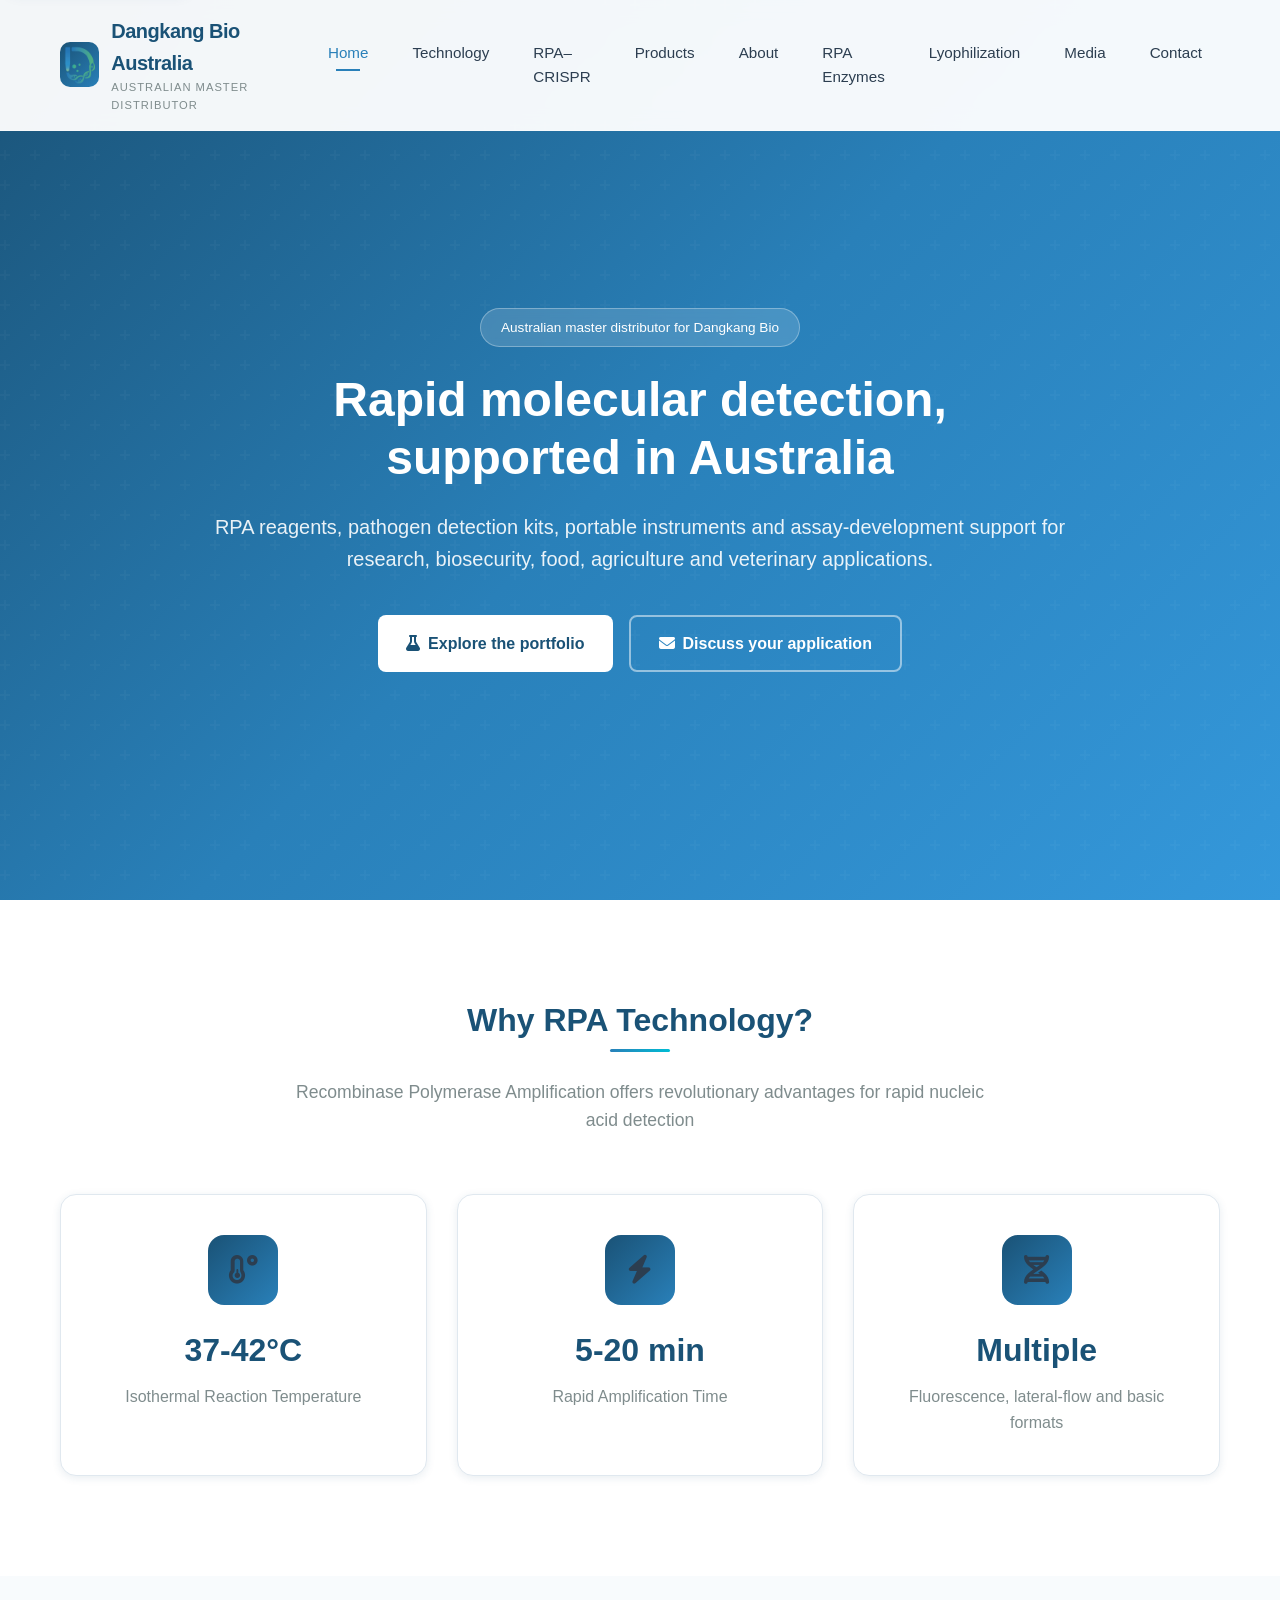
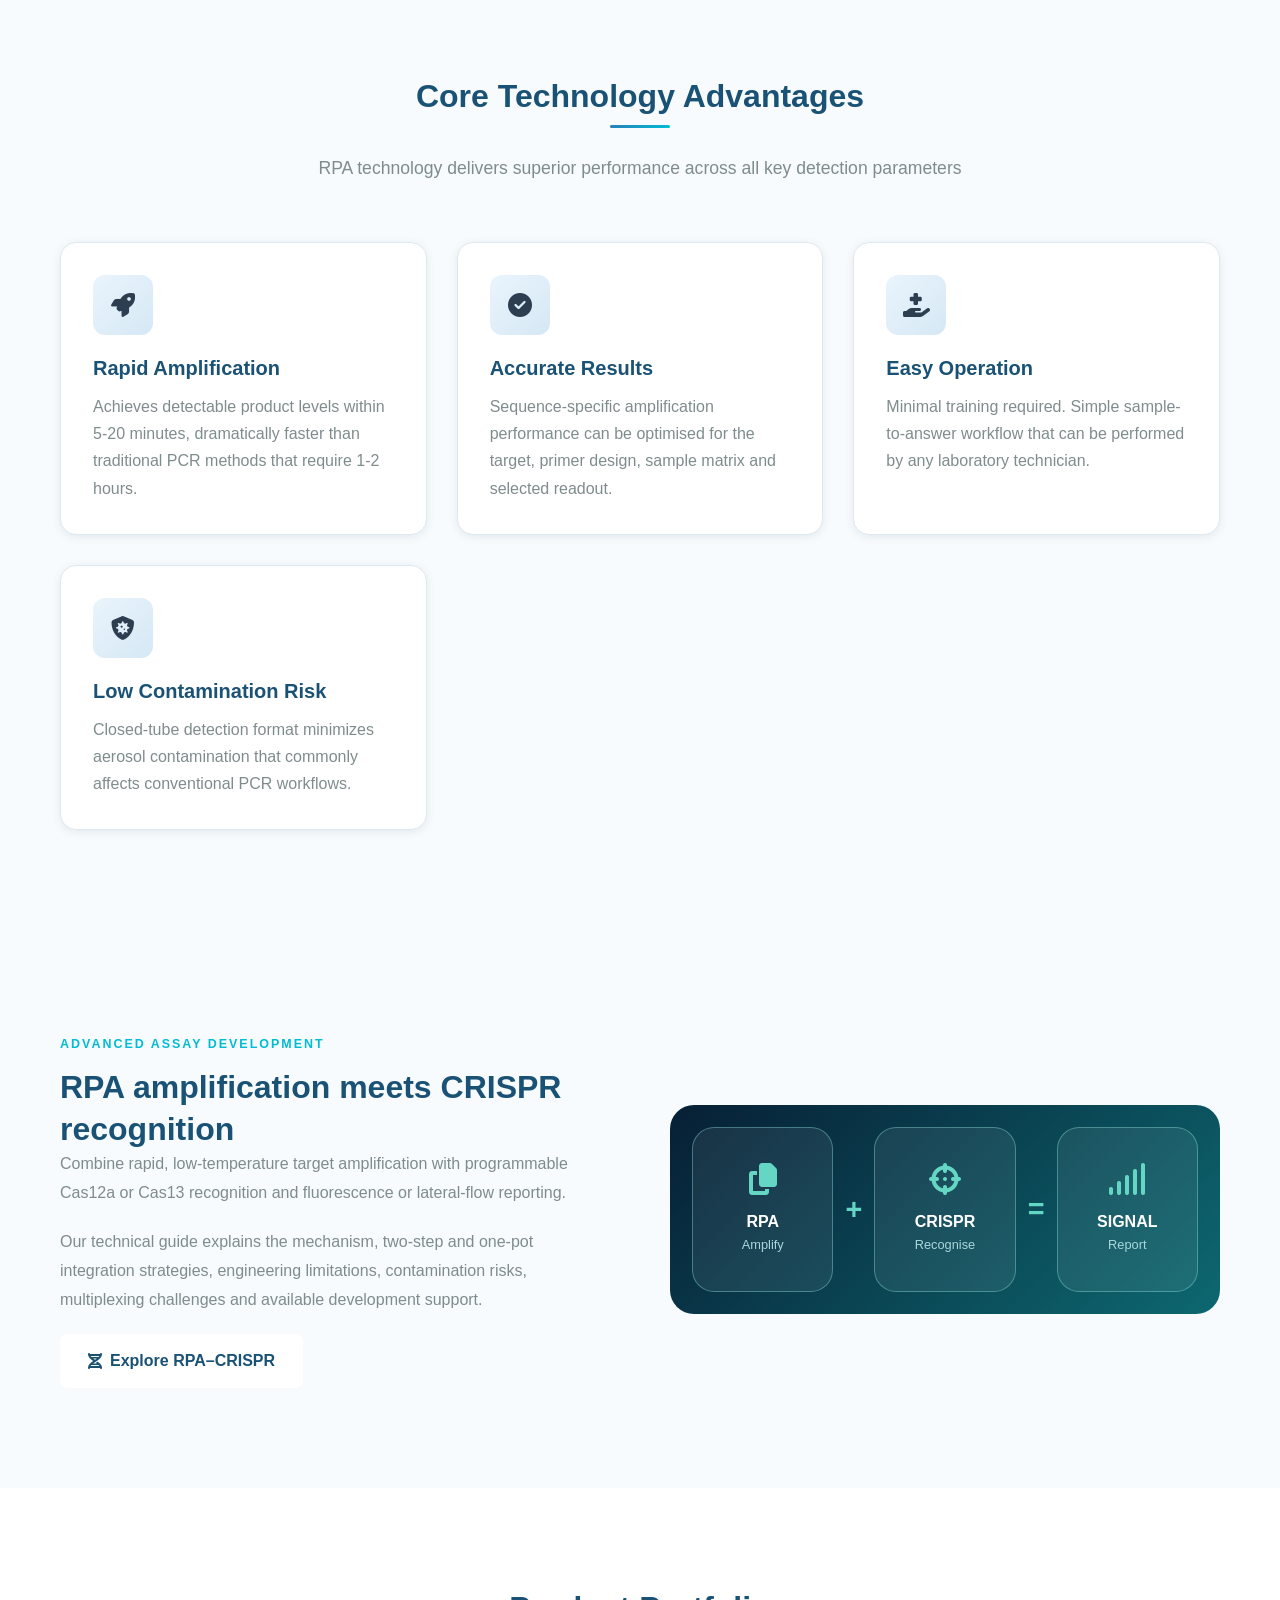
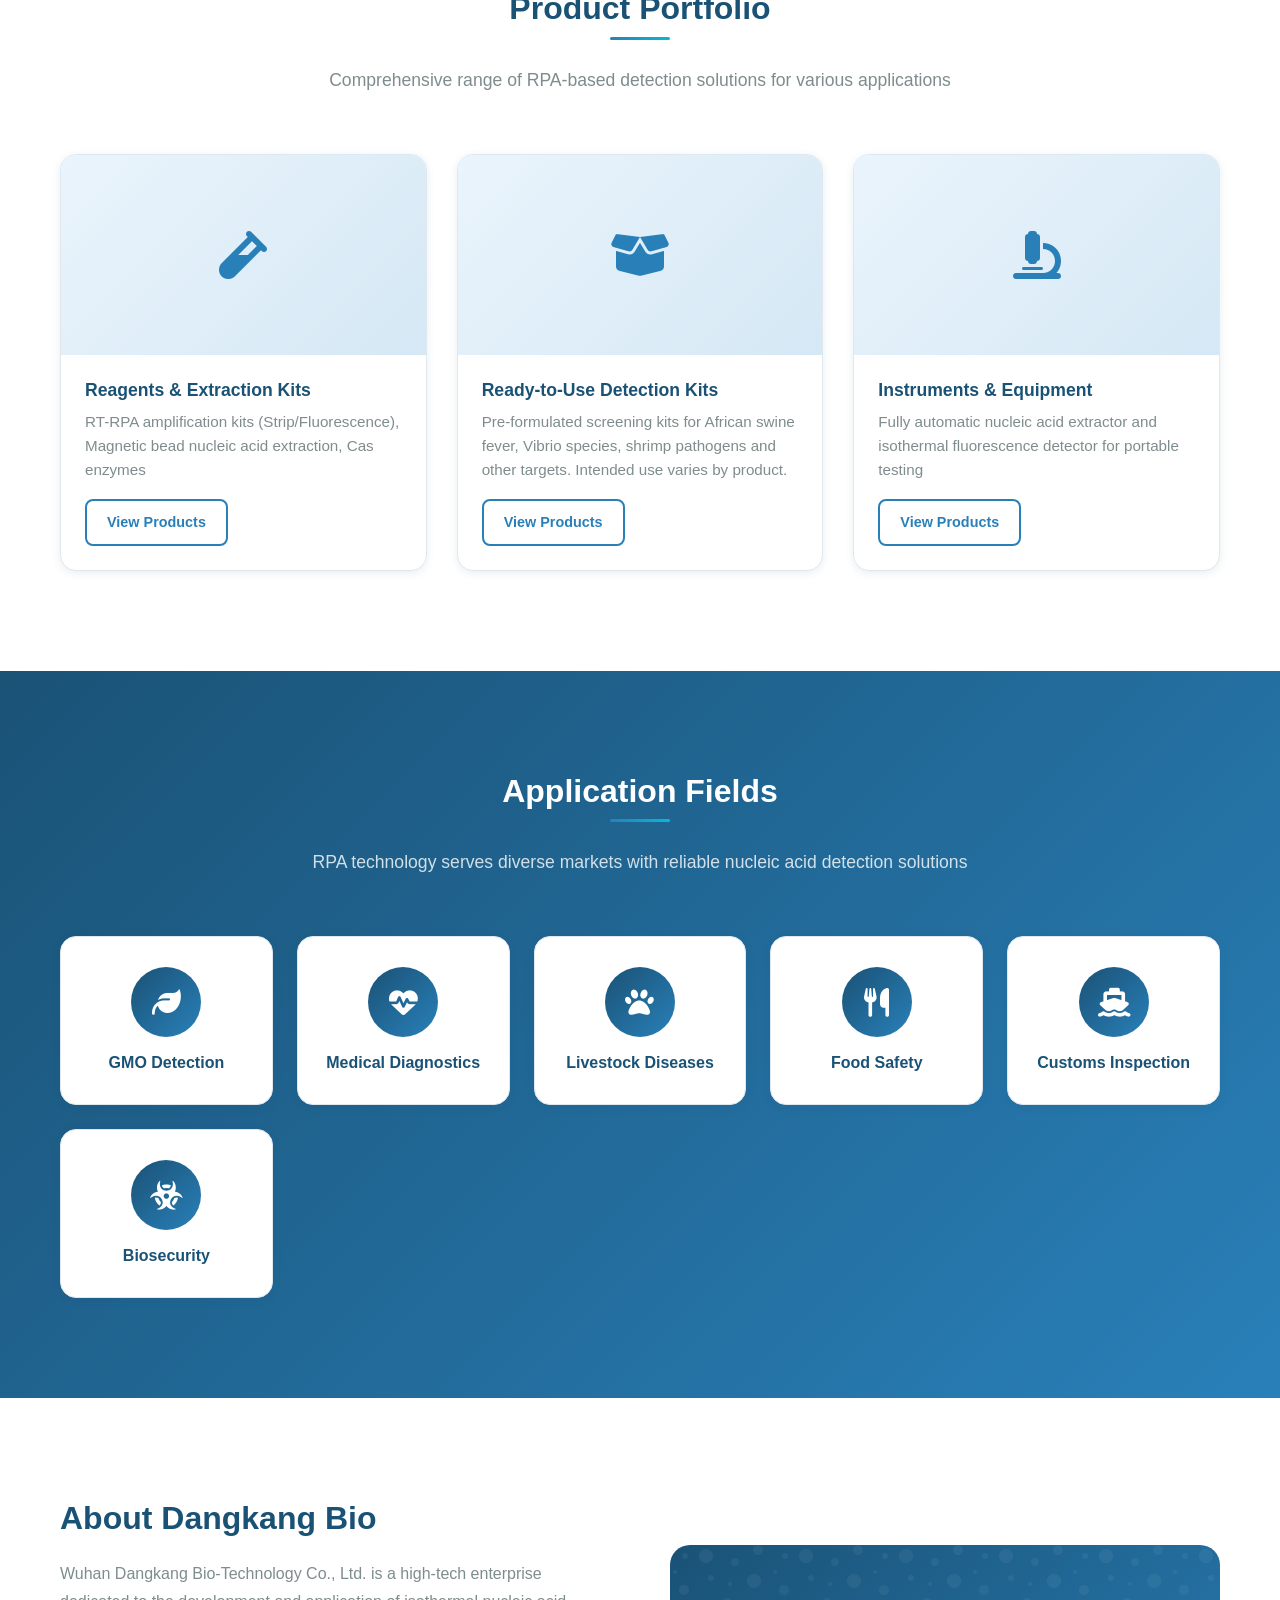
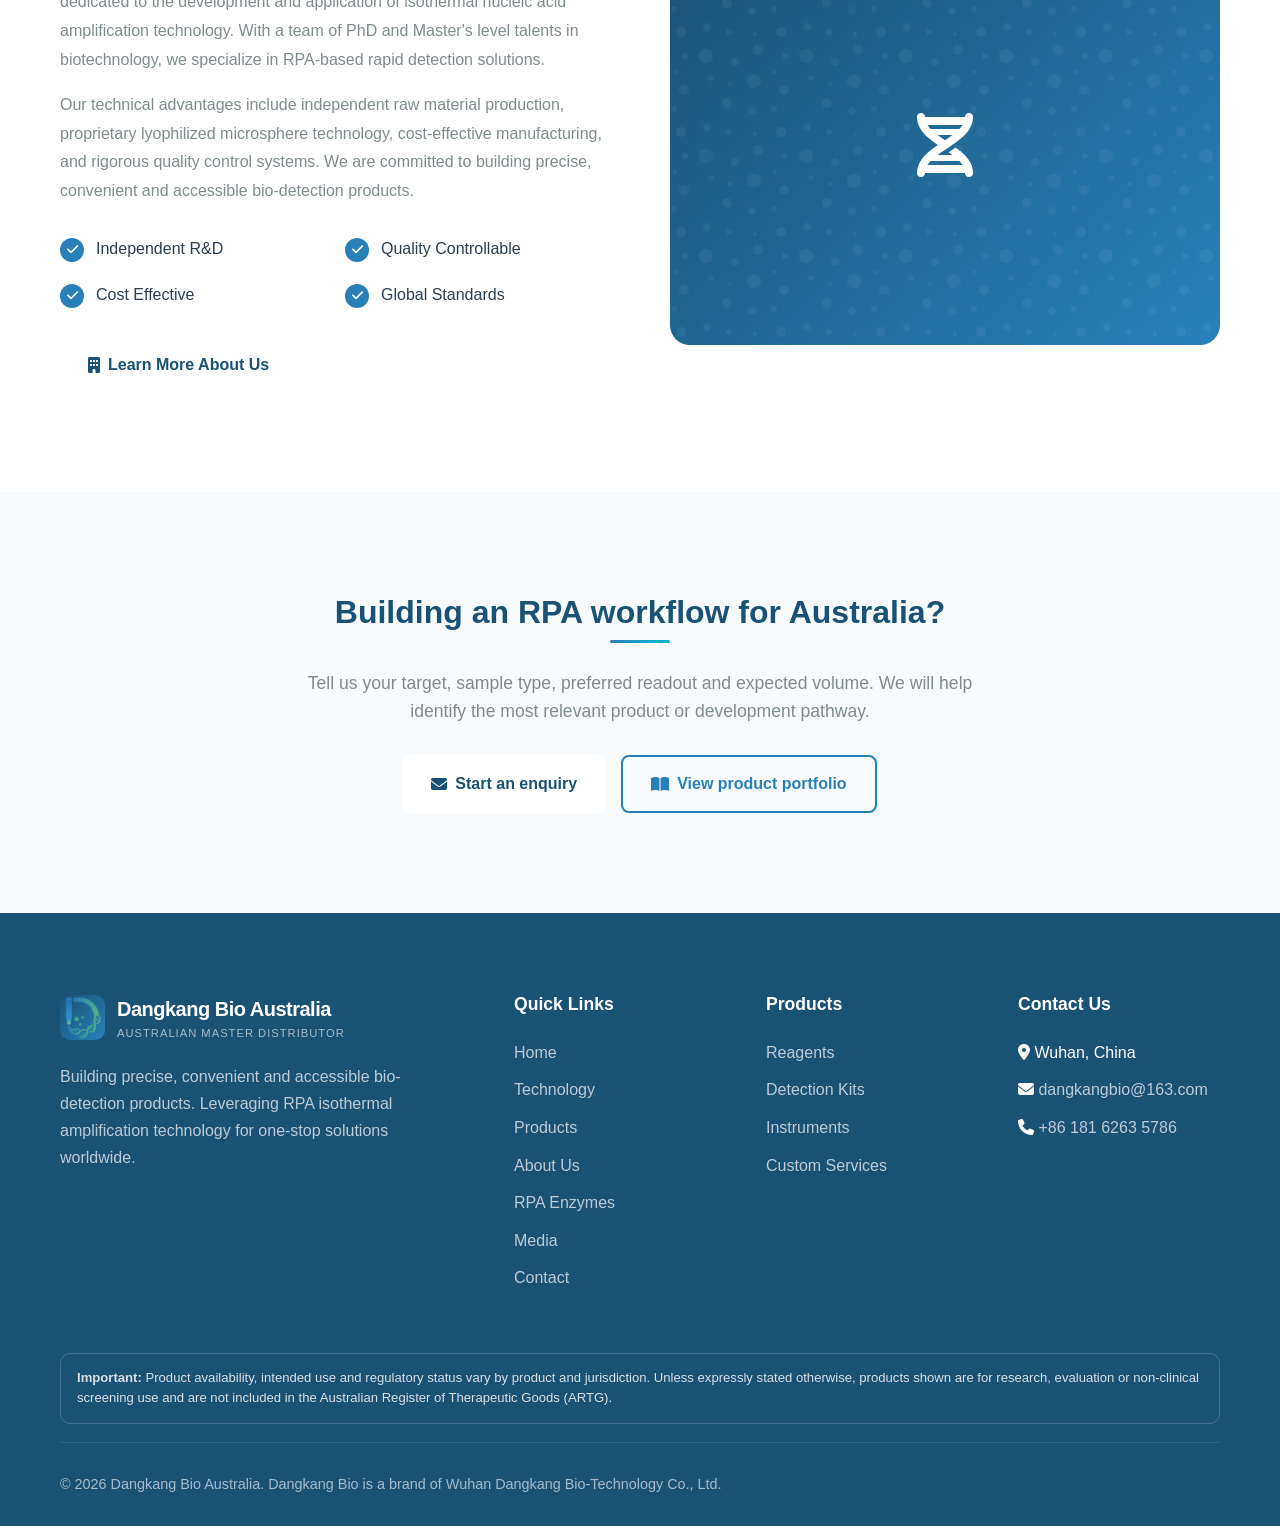
<file: index.html>
<!DOCTYPE html>
<html lang="en">
<head>
  <meta charset="UTF-8">
  <meta name="viewport" content="width=device-width, initial-scale=1.0">
  <meta name="theme-color" content="#073b4c">
  <link rel="icon" href="assets/dangkang-mark.png">
  <meta name="description" content="Dangkang Bio Australia connects Australian laboratories, distributors and product developers with RPA reagents, kits, instruments and technical support.">
  <meta name="keywords" content="RPA, isothermal amplification, nucleic acid detection, biosafety, biotech, Australia">
  <title>Dangkang Bio Australia | RPA Reagents, Kits & Technical Support</title>
  <link rel="canonical" href="https://dangkanggene.github.io/dangkangbio-en/">
  <meta property="og:type" content="website">
  <meta property="og:title" content="Dangkang Bio Australia | RPA Molecular Detection">
  <meta property="og:description" content="Australian access to RPA reagents, detection kits, instruments and assay development support from Dangkang Bio.">
  <meta property="og:url" content="https://dangkanggene.github.io/dangkangbio-en/">
  <meta property="og:image" content="https://dangkanggene.github.io/dangkangbio-en/assets/dangkang-mark.png">
  <script type="application/ld+json">
  {
    "@context": "https://schema.org",
    "@type": "Organization",
    "name": "Dangkang Bio Australia",
    "url": "https://dangkanggene.github.io/dangkangbio-en/",
    "logo": "https://dangkanggene.github.io/dangkangbio-en/assets/dangkang-mark.png",
    "email": "dangkangbio@163.com",
    "description": "Australian master distributor for Wuhan Dangkang Bio-Technology Co., Ltd."
  }
  </script>
  <link rel="stylesheet" href="css/style.css">
  <link rel="stylesheet" href="https://cdnjs.cloudflare.com/ajax/libs/font-awesome/6.4.0/css/all.min.css">
</head>
<body>
  <a class="skip-link" href="#main-content">Skip to main content</a>
  <!-- Navigation -->
  <nav class="navbar">
    <div class="container">
      <div class="navbar-inner">
        <a href="index.html" class="logo">
          <div class="logo-icon"><img src="assets/dangkang-mark.png" alt="" width="45" height="45"></div>
          <div class="logo-text">
            <span class="logo-name">Dangkang Bio Australia</span>
            <span class="logo-tagline">Australian Master Distributor</span>
          </div>
        </a>
        
        <ul class="nav-links" id="primary-navigation">
          <li><a href="index.html" class="active">Home</a></li>
          <li><a href="technology.html">Technology</a></li>
            <li><a href="rpa-crispr.html">RPA–CRISPR</a></li>
          <li><a href="products.html">Products</a></li>
          <li><a href="about.html">About</a></li>
          <li><a href="rpa-enzymes.html">RPA Enzymes</a></li>
          <li><a href="lyophilization.html">Lyophilization</a></li>
          <li><a href="media.html">Media</a></li>
          <li><a href="contact.html">Contact</a></li>
        </ul>
        
        <button class="menu-toggle" type="button" aria-label="Open navigation" aria-expanded="false" aria-controls="primary-navigation">
          <span></span>
          <span></span>
          <span></span>
        </button>
      </div>
    </div>
  </nav>

  <!-- Hero Section -->
  <main id="main-content">
  <section class="hero">
    <div class="container">
      <div class="hero-content">
        <div class="hero-badge">Australian master distributor for Dangkang Bio</div>
        <h1>Rapid molecular detection, supported in Australia</h1>
        <p class="hero-subtitle">RPA reagents, pathogen detection kits, portable instruments and assay-development support for research, biosecurity, food, agriculture and veterinary applications.</p>
        <div class="hero-buttons">
          <a href="products.html" class="btn btn-primary">
            <i class="fas fa-flask"></i> Explore the portfolio
          </a>
          <a href="contact.html?subject=Product%20enquiry" class="btn btn-secondary">
            <i class="fas fa-envelope"></i> Discuss your application
          </a>
        </div>
      </div>
    </div>
  </section>

  <!-- Key Stats Section -->
  <section class="section section-alt">
    <div class="container">
      <div class="section-header fade-in">
        <h2>Why RPA Technology?</h2>
        <p>Recombinase Polymerase Amplification offers revolutionary advantages for rapid nucleic acid detection</p>
      </div>
      
      <div class="stats-grid">
        <div class="stat-card fade-in fade-in-delay-1">
          <div class="stat-icon">
            <i class="fas fa-temperature-low"></i>
          </div>
          <div class="stat-value">37-42°C</div>
          <div class="stat-label">Isothermal Reaction Temperature</div>
        </div>
        
        <div class="stat-card fade-in fade-in-delay-2">
          <div class="stat-icon">
            <i class="fas fa-bolt"></i>
          </div>
          <div class="stat-value">5-20 min</div>
          <div class="stat-label">Rapid Amplification Time</div>
        </div>
        
        <div class="stat-card fade-in fade-in-delay-3">
          <div class="stat-icon">
            <i class="fas fa-dna"></i>
          </div>
          <div class="stat-value">Multiple</div>
          <div class="stat-label">Fluorescence, lateral-flow and basic formats</div>
        </div>
      </div>
    </div>
  </section>

  <!-- Core Technology Section -->
  <section class="section">
    <div class="container">
      <div class="section-header fade-in">
        <h2>Core Technology Advantages</h2>
        <p>RPA technology delivers superior performance across all key detection parameters</p>
      </div>
      
      <div class="cards-grid">
        <div class="card fade-in fade-in-delay-1">
          <div class="card-icon">
            <i class="fas fa-rocket"></i>
          </div>
          <h3>Rapid Amplification</h3>
          <p>Achieves detectable product levels within 5-20 minutes, dramatically faster than traditional PCR methods that require 1-2 hours.</p>
        </div>
        
        <div class="card fade-in fade-in-delay-2">
          <div class="card-icon">
            <i class="fas fa-check-circle"></i>
          </div>
          <h3>Accurate Results</h3>
          <p>Sequence-specific amplification performance can be optimised for the target, primer design, sample matrix and selected readout.</p>
        </div>
        
        <div class="card fade-in fade-in-delay-3">
          <div class="card-icon">
            <i class="fas fa-hand-holding-medical"></i>
          </div>
          <h3>Easy Operation</h3>
          <p>Minimal training required. Simple sample-to-answer workflow that can be performed by any laboratory technician.</p>
        </div>
        
        <div class="card fade-in fade-in-delay-4">
          <div class="card-icon">
            <i class="fas fa-shield-virus"></i>
          </div>
          <h3>Low Contamination Risk</h3>
          <p>Closed-tube detection format minimizes aerosol contamination that commonly affects conventional PCR workflows.</p>
        </div>
      </div>
    </div>
  </section>

  <!-- RPA-CRISPR Technology Module -->
  <section class="section">
    <div class="container">
      <div class="tech-feature">
        <div class="tech-content fade-in">
          <span class="eyebrow">Advanced assay development</span>
          <h2>RPA amplification meets CRISPR recognition</h2>
          <p>Combine rapid, low-temperature target amplification with programmable Cas12a or Cas13 recognition and fluorescence or lateral-flow reporting.</p>
          <p>Our technical guide explains the mechanism, two-step and one-pot integration strategies, engineering limitations, contamination risks, multiplexing challenges and available development support.</p>
          <a href="rpa-crispr.html" class="btn btn-primary"><i class="fas fa-dna"></i> Explore RPA–CRISPR</a>
        </div>
        <div class="crispr-equation fade-in fade-in-delay-2" style="padding:22px;border-radius:24px;background:linear-gradient(135deg,#071f35,#0d6870);">
          <div><i class="fas fa-copy"></i><strong>RPA</strong><span>Amplify</span></div><b>+</b><div><i class="fas fa-crosshairs"></i><strong>CRISPR</strong><span>Recognise</span></div><b>=</b><div><i class="fas fa-signal"></i><strong>SIGNAL</strong><span>Report</span></div>
        </div>
      </div>
    </div>
  </section>

  <!-- Products Overview Section -->
  <section class="section section-alt">
    <div class="container">
      <div class="section-header fade-in">
        <h2>Product Portfolio</h2>
        <p>Comprehensive range of RPA-based detection solutions for various applications</p>
      </div>
      
      <div class="cards-grid">
        <div class="product-card fade-in fade-in-delay-1">
          <div class="product-image">
            <i class="fas fa-vial"></i>
          </div>
          <div class="product-content">
            <h3>Reagents & Extraction Kits</h3>
            <p>RT-RPA amplification kits (Strip/Fluorescence), Magnetic bead nucleic acid extraction, Cas enzymes</p>
            <a href="products.html#reagents" class="btn btn-outline btn-sm">View Products</a>
          </div>
        </div>
        
        <div class="product-card fade-in fade-in-delay-2">
          <div class="product-image">
            <i class="fas fa-box-open"></i>
          </div>
          <div class="product-content">
            <h3>Ready-to-Use Detection Kits</h3>
            <p>Pre-formulated screening kits for African swine fever, Vibrio species, shrimp pathogens and other targets. Intended use varies by product.</p>
            <a href="products.html#detection-kits" class="btn btn-outline btn-sm">View Products</a>
          </div>
        </div>
        
        <div class="product-card fade-in fade-in-delay-3">
          <div class="product-image">
            <i class="fas fa-microscope"></i>
          </div>
          <div class="product-content">
            <h3>Instruments & Equipment</h3>
            <p>Fully automatic nucleic acid extractor and isothermal fluorescence detector for portable testing</p>
            <a href="products.html#instruments" class="btn btn-outline btn-sm">View Products</a>
          </div>
        </div>
      </div>
    </div>
  </section>

  <!-- Applications Section -->
  <section class="section section-blue">
    <div class="container">
      <div class="section-header fade-in">
        <h2>Application Fields</h2>
        <p>RPA technology serves diverse markets with reliable nucleic acid detection solutions</p>
      </div>
      
      <div class="applications-grid">
        <div class="app-item fade-in fade-in-delay-1">
          <div class="app-icon">
            <i class="fas fa-leaf"></i>
          </div>
          <h4>GMO Detection</h4>
        </div>
        
        <div class="app-item fade-in fade-in-delay-2">
          <div class="app-icon">
            <i class="fas fa-heartbeat"></i>
          </div>
          <h4>Medical Diagnostics</h4>
        </div>
        
        <div class="app-item fade-in fade-in-delay-3">
          <div class="app-icon">
            <i class="fas fa-paw"></i>
          </div>
          <h4>Livestock Diseases</h4>
        </div>
        
        <div class="app-item fade-in fade-in-delay-4">
          <div class="app-icon">
            <i class="fas fa-utensils"></i>
          </div>
          <h4>Food Safety</h4>
        </div>
        
        <div class="app-item fade-in fade-in-delay-1">
          <div class="app-icon">
            <i class="fas fa-ship"></i>
          </div>
          <h4>Customs Inspection</h4>
        </div>
        
        <div class="app-item fade-in fade-in-delay-2">
          <div class="app-icon">
            <i class="fas fa-biohazard"></i>
          </div>
          <h4>Biosecurity</h4>
        </div>
      </div>
    </div>
  </section>

  <!-- About Preview Section -->
  <section class="section section-alt">
    <div class="container">
      <div class="about-grid">
        <div class="about-content fade-in">
          <h2>About Dangkang Bio</h2>
          <p>Wuhan Dangkang Bio-Technology Co., Ltd. is a high-tech enterprise dedicated to the development and application of isothermal nucleic acid amplification technology. With a team of PhD and Master's level talents in biotechnology, we specialize in RPA-based rapid detection solutions.</p>
          <p>Our technical advantages include independent raw material production, proprietary lyophilized microsphere technology, cost-effective manufacturing, and rigorous quality control systems. We are committed to building precise, convenient and accessible bio-detection products.</p>
          
          <div class="about-features">
            <div class="feature-item">
              <i class="fas fa-check"></i>
              <span>Independent R&D</span>
            </div>
            <div class="feature-item">
              <i class="fas fa-check"></i>
              <span>Quality Controllable</span>
            </div>
            <div class="feature-item">
              <i class="fas fa-check"></i>
              <span>Cost Effective</span>
            </div>
            <div class="feature-item">
              <i class="fas fa-check"></i>
              <span>Global Standards</span>
            </div>
          </div>
          
          <a href="about.html" class="btn btn-primary" style="margin-top: 30px;">
            <i class="fas fa-building"></i> Learn More About Us
          </a>
        </div>
        
        <div class="about-image fade-in fade-in-delay-2">
          <i class="fas fa-dna"></i>
        </div>
      </div>
    </div>
  </section>

  <!-- CTA Section -->
  <section class="section">
    <div class="container">
      <div class="section-header fade-in" style="margin-bottom: 0;">
        <h2>Building an RPA workflow for Australia?</h2>
        <p>Tell us your target, sample type, preferred readout and expected volume. We will help identify the most relevant product or development pathway.</p>
        <div class="hero-buttons" style="margin-top: 30px;">
          <a href="contact.html" class="btn btn-primary">
            <i class="fas fa-envelope"></i> Start an enquiry
          </a>
          <a href="products.html" class="btn btn-outline">
            <i class="fas fa-book-open"></i> View product portfolio
          </a>
        </div>
      </div>
    </div>
  </section>

  </main>

  <!-- Footer -->
  <footer class="footer">
    <div class="container">
      <div class="footer-grid">
        <div class="footer-brand">
          <a href="index.html" class="logo">
            <div class="logo-icon"><img src="assets/dangkang-mark.png" alt="" width="45" height="45"></div>
            <div class="logo-text">
              <span class="logo-name">Dangkang Bio Australia</span>
              <span class="logo-tagline">Australian Master Distributor</span>
            </div>
          </a>
          <p>Building precise, convenient and accessible bio-detection products. Leveraging RPA isothermal amplification technology for one-stop solutions worldwide.</p>
        </div>
        
        <div>
          <h4>Quick Links</h4>
          <ul class="footer-links">
            <li><a href="index.html">Home</a></li>
            <li><a href="technology.html">Technology</a></li>
            <li><a href="products.html">Products</a></li>
            <li><a href="about.html">About Us</a></li>
            <li><a href="rpa-enzymes.html">RPA Enzymes</a></li>
            <li><a href="media.html">Media</a></li>
            <li><a href="contact.html">Contact</a></li>
          </ul>
        </div>
        
        <div>
          <h4>Products</h4>
          <ul class="footer-links">
            <li><a href="products.html#reagents">Reagents</a></li>
            <li><a href="products.html#detection-kits">Detection Kits</a></li>
            <li><a href="products.html#instruments">Instruments</a></li>
            <li><a href="products.html#custom">Custom Services</a></li>
          </ul>
        </div>
        
        <div>
          <h4>Contact Us</h4>
          <ul class="footer-links">
            <li><i class="fas fa-map-marker-alt"></i> Wuhan, China</li>
            <li><i class="fas fa-envelope"></i> <a href="mailto:dangkangbio@163.com">dangkangbio@163.com</a></li>
            <li><i class="fas fa-phone"></i> <a href="tel:+8618162635786">+86 181 6263 5786</a></li>
          </ul>
        </div>
      </div>
      
      <div class="regulatory-note"><strong>Important:</strong> Product availability, intended use and regulatory status vary by product and jurisdiction. Unless expressly stated otherwise, products shown are for research, evaluation or non-clinical screening use and are not included in the Australian Register of Therapeutic Goods (ARTG).</div>
      <div class="footer-bottom">
        <p>&copy; 2026 Dangkang Bio Australia. Dangkang Bio is a brand of Wuhan Dangkang Bio-Technology Co., Ltd.</p>
      </div>
    </div>
  </footer>

  <script src="js/main.js"></script>
</body>
</html>
</file>
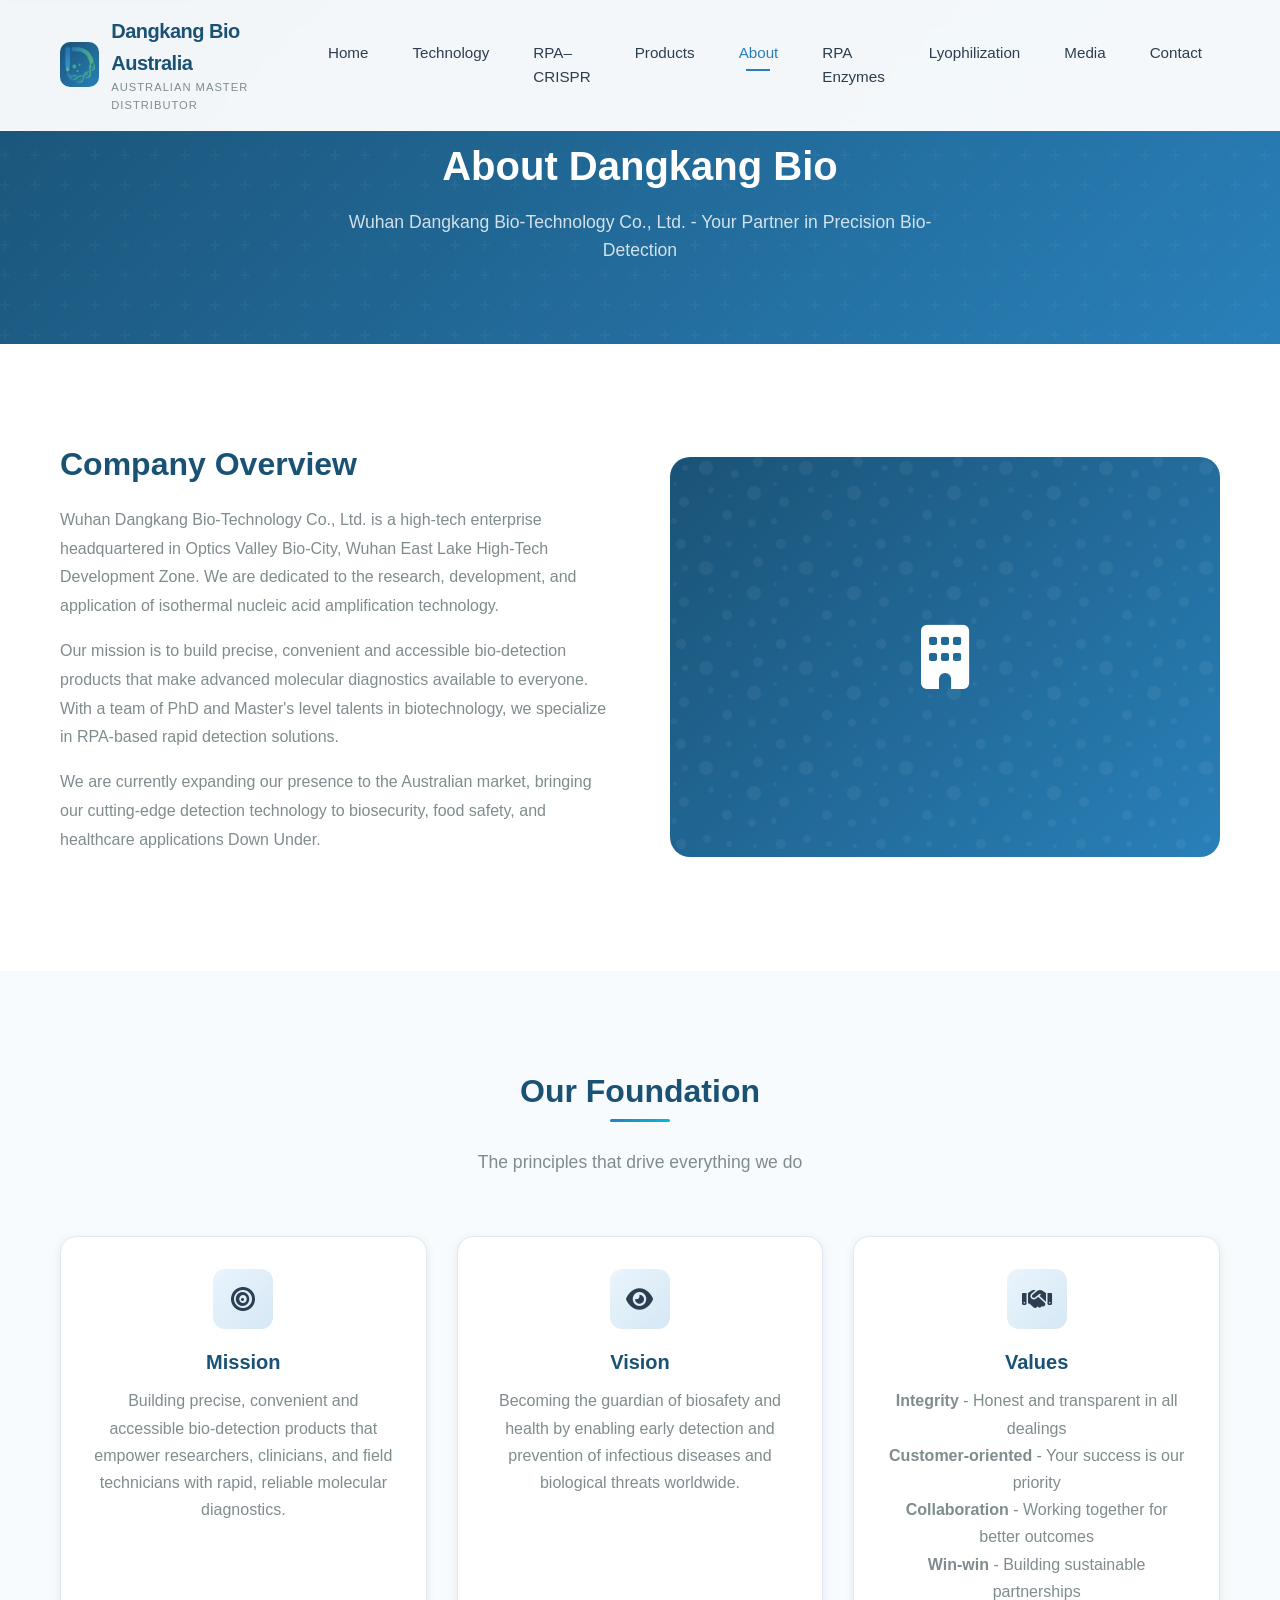
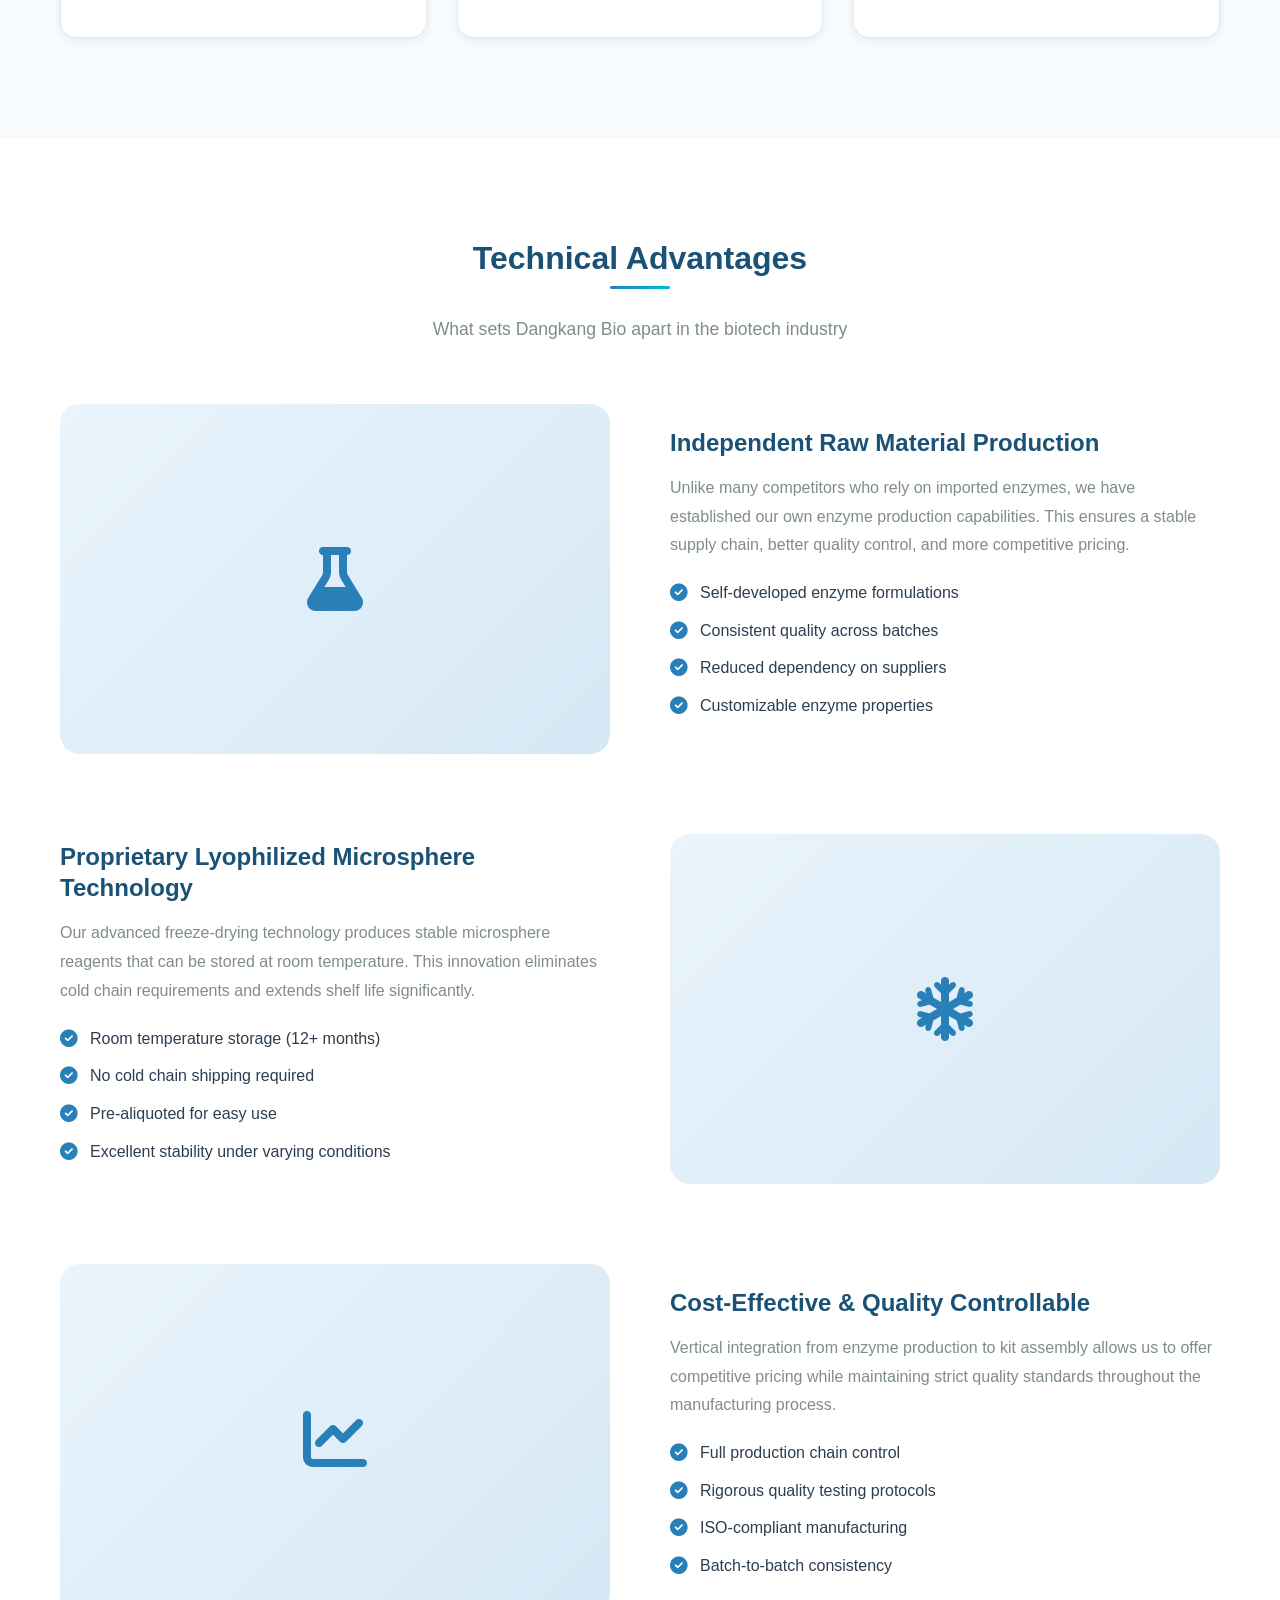
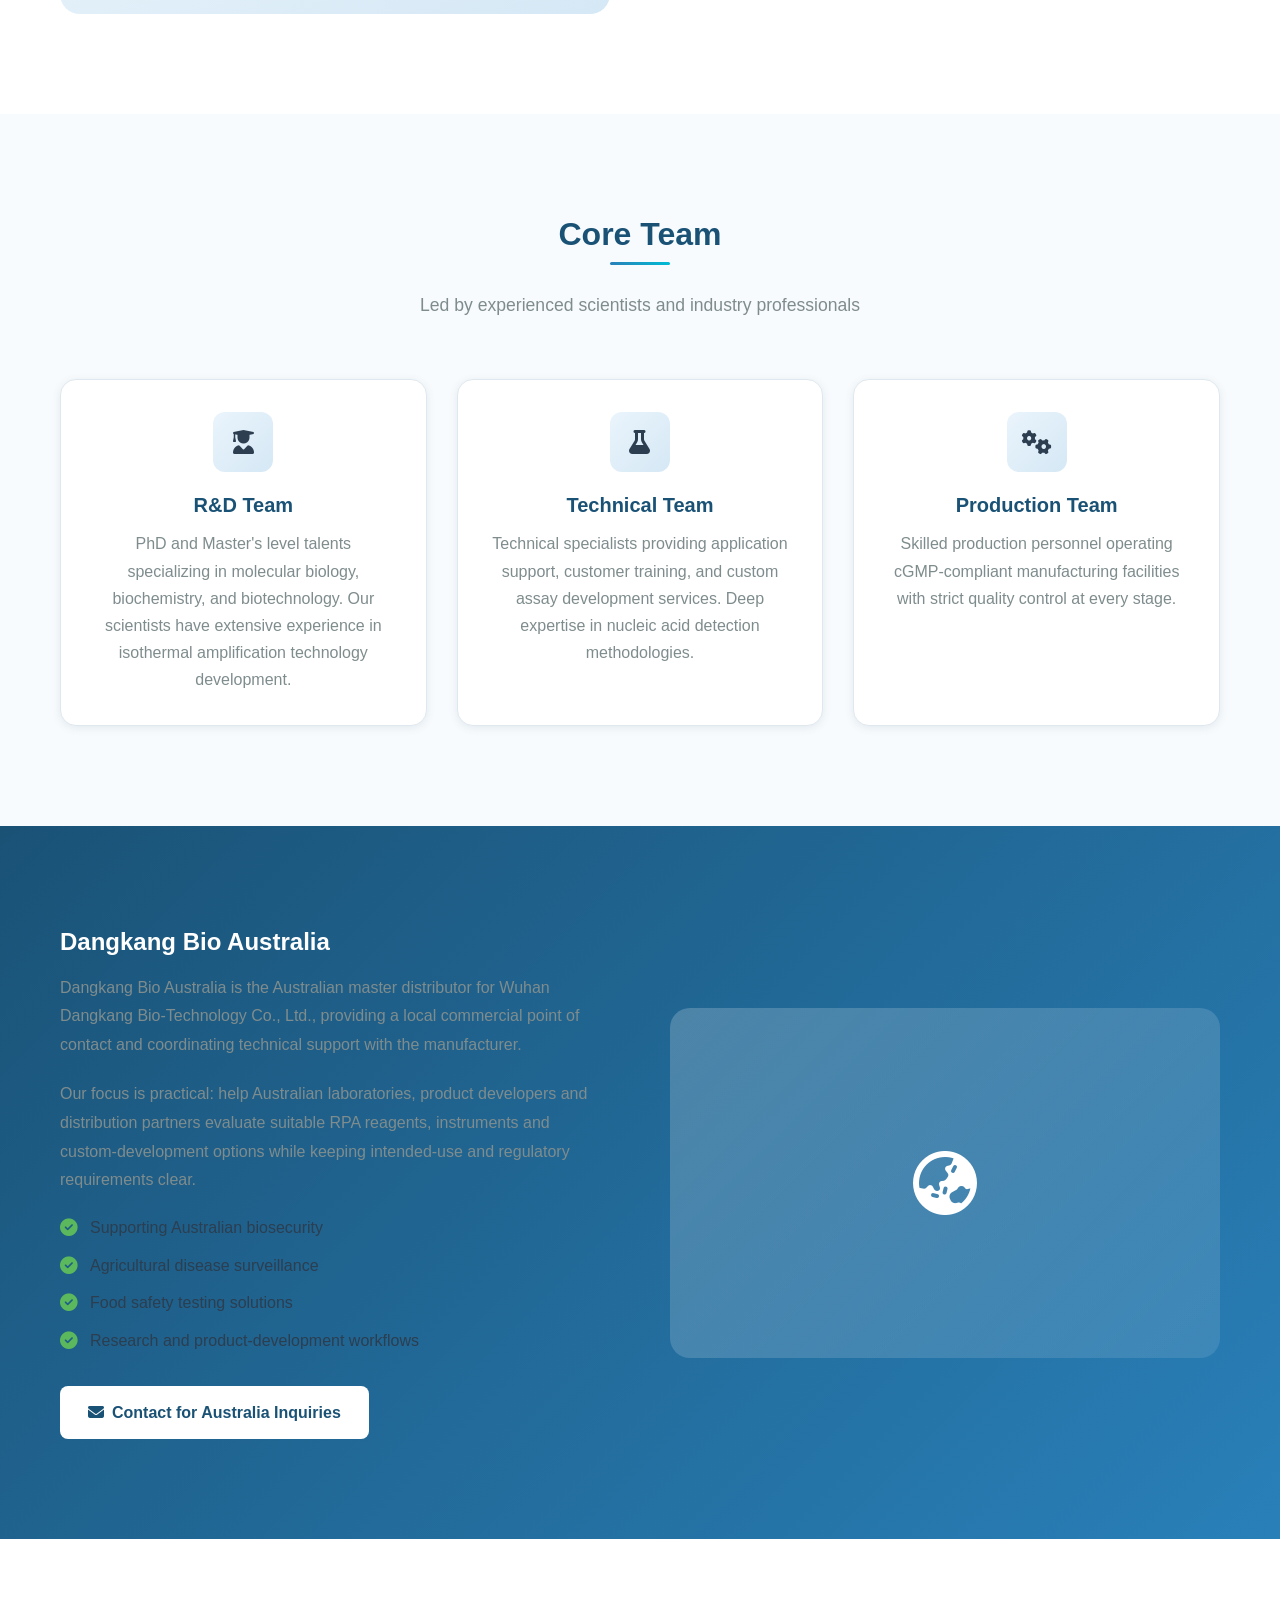
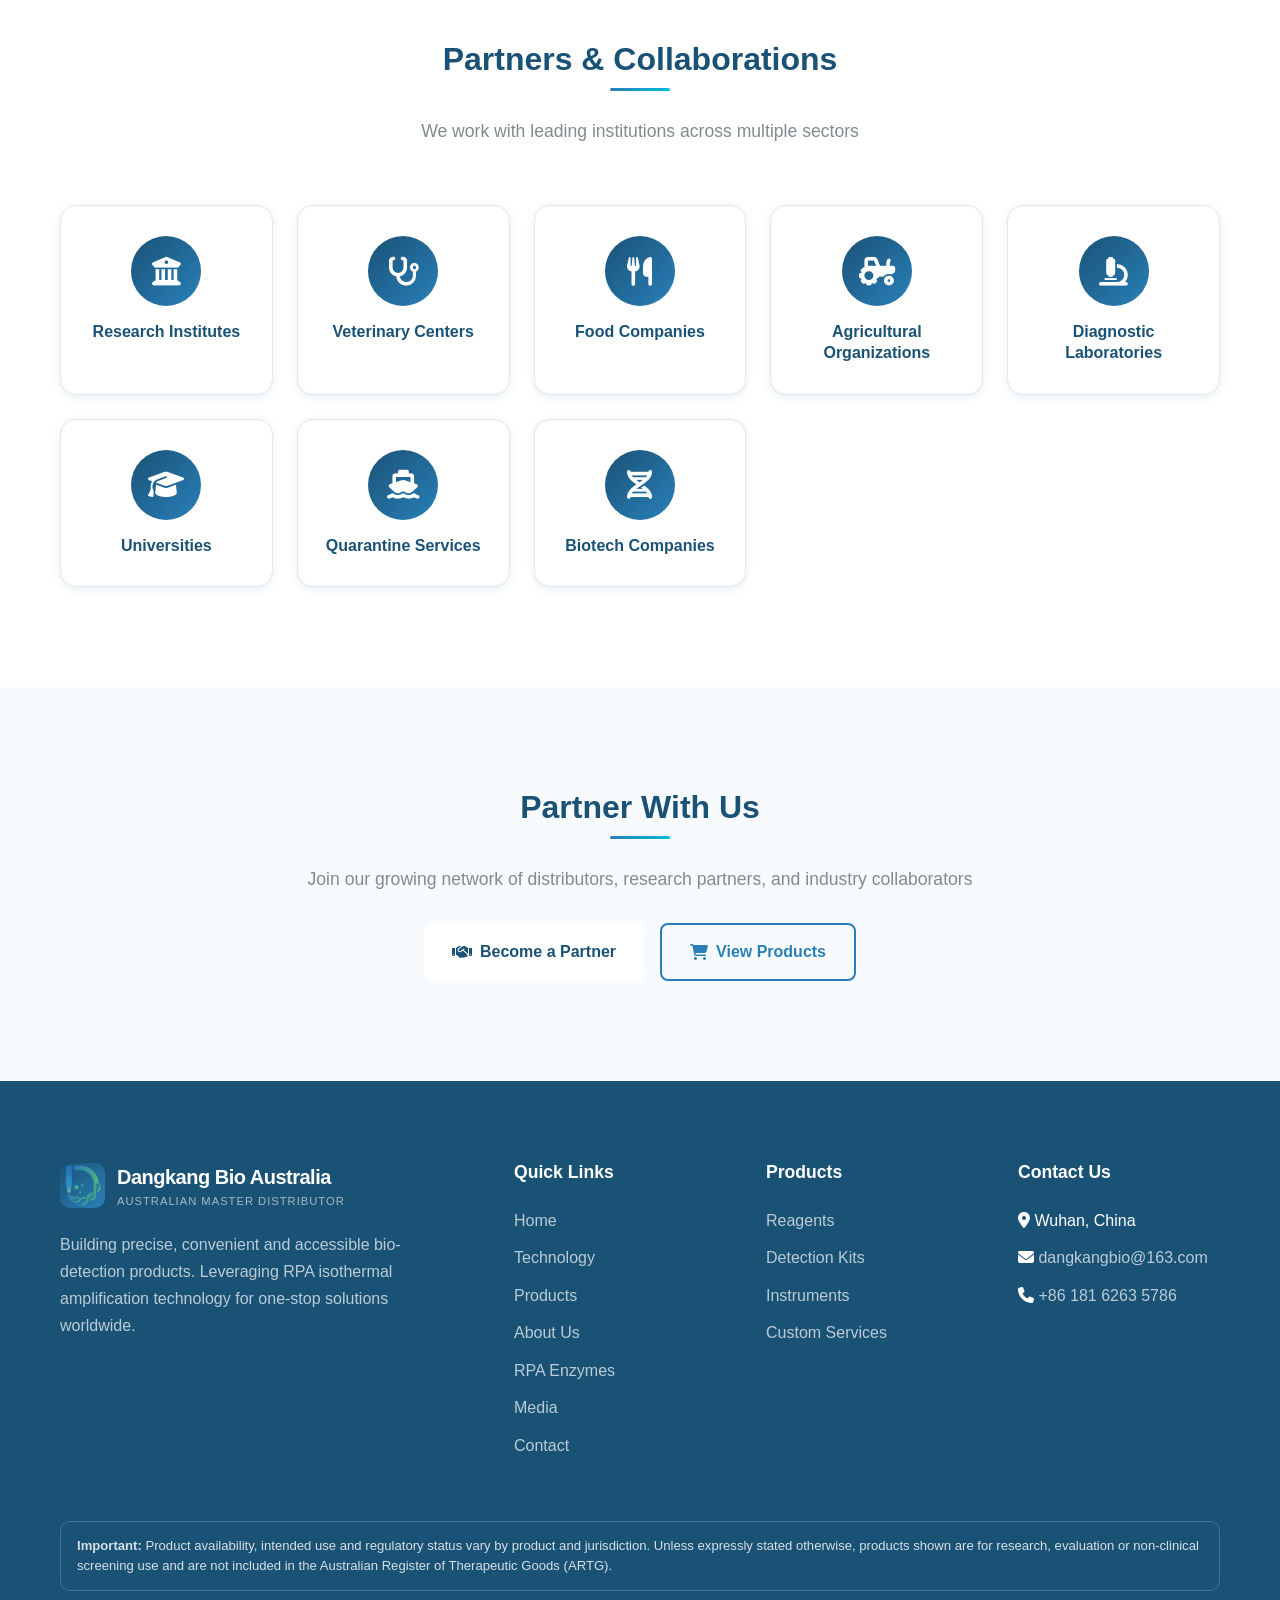
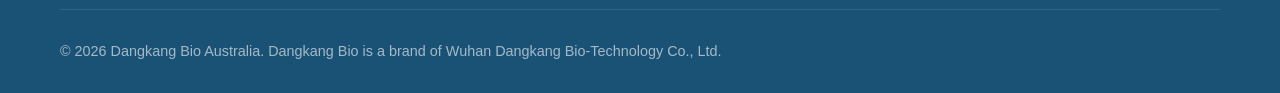
<file: about.html>
<!DOCTYPE html>
<html lang="en">
<head>
  <meta charset="UTF-8">
  <meta name="viewport" content="width=device-width, initial-scale=1.0">
  <meta name="theme-color" content="#073b4c">
  <link rel="icon" href="assets/dangkang-mark.png">
  <meta name="description" content="Learn about Wuhan Dangkang Bio-Technology Co., Ltd. - A high-tech enterprise specializing in RPA isothermal nucleic acid amplification technology.">
  <meta name="keywords" content="Dangkang Bio, Wuhan biotech, RPA technology, isothermal amplification, biosafety, biotech company, China">
  <title>About Dangkang Bio Australia | Manufacturer & Australian Distribution</title>
  <link rel="canonical" href="https://dangkanggene.github.io/dangkangbio-en/about.html">
  <meta property="og:type" content="website">
  <meta property="og:title" content="Dangkang Bio Australia | RPA Molecular Detection">
  <meta property="og:description" content="Australian access to RPA reagents, detection kits, instruments and assay development support from Dangkang Bio.">
  <meta property="og:url" content="https://dangkanggene.github.io/dangkangbio-en/about.html">
  <meta property="og:image" content="https://dangkanggene.github.io/dangkangbio-en/assets/dangkang-mark.png">
  <link rel="stylesheet" href="css/style.css">
  <link rel="stylesheet" href="https://cdnjs.cloudflare.com/ajax/libs/font-awesome/6.4.0/css/all.min.css">
</head>
<body>
  <a class="skip-link" href="#main-content">Skip to main content</a>
  <!-- Navigation -->
  <nav class="navbar">
    <div class="container">
      <div class="navbar-inner">
        <a href="index.html" class="logo">
          <div class="logo-icon"><img src="assets/dangkang-mark.png" alt="" width="45" height="45"></div>
          <div class="logo-text">
            <span class="logo-name">Dangkang Bio Australia</span>
            <span class="logo-tagline">Australian Master Distributor</span>
          </div>
        </a>
        
        <ul class="nav-links" id="primary-navigation">
          <li><a href="index.html">Home</a></li>
          <li><a href="technology.html">Technology</a></li>
            <li><a href="rpa-crispr.html">RPA–CRISPR</a></li>
          <li><a href="products.html">Products</a></li>
          <li><a href="about.html" class="active">About</a></li>
          <li><a href="rpa-enzymes.html">RPA Enzymes</a></li>
          <li><a href="lyophilization.html">Lyophilization</a></li>
          <li><a href="media.html">Media</a></li>
          <li><a href="contact.html">Contact</a></li>
        </ul>
        
        <button class="menu-toggle" type="button" aria-label="Open navigation" aria-expanded="false" aria-controls="primary-navigation">
          <span></span>
          <span></span>
          <span></span>
        </button>
      </div>
    </div>
  </nav>

  <!-- Page Header -->
  <header class="page-header">
    <div class="container">
      <h1>About Dangkang Bio</h1>
      <p>Wuhan Dangkang Bio-Technology Co., Ltd. - Your Partner in Precision Bio-Detection</p>
    </div>
  </header>

  <!-- Company Overview -->
  <main id="main-content">
  <section class="section section-alt">
    <div class="container">
      <div class="about-grid">
        <div class="about-content fade-in">
          <h2>Company Overview</h2>
          <p>Wuhan Dangkang Bio-Technology Co., Ltd. is a high-tech enterprise headquartered in Optics Valley Bio-City, Wuhan East Lake High-Tech Development Zone. We are dedicated to the research, development, and application of isothermal nucleic acid amplification technology.</p>
          <p>Our mission is to build precise, convenient and accessible bio-detection products that make advanced molecular diagnostics available to everyone. With a team of PhD and Master's level talents in biotechnology, we specialize in RPA-based rapid detection solutions.</p>
          <p>We are currently expanding our presence to the Australian market, bringing our cutting-edge detection technology to biosecurity, food safety, and healthcare applications Down Under.</p>
        </div>
        
        <div class="about-image fade-in fade-in-delay-2">
          <i class="fas fa-building"></i>
        </div>
      </div>
    </div>
  </section>

  <!-- Mission, Vision, Values -->
  <section class="section">
    <div class="container">
      <div class="section-header fade-in">
        <h2>Our Foundation</h2>
        <p>The principles that drive everything we do</p>
      </div>
      
      <div class="cards-grid">
        <div class="card fade-in fade-in-delay-1" style="text-align: center;">
          <div class="card-icon" style="margin: 0 auto 20px;">
            <i class="fas fa-bullseye"></i>
          </div>
          <h3>Mission</h3>
          <p>Building precise, convenient and accessible bio-detection products that empower researchers, clinicians, and field technicians with rapid, reliable molecular diagnostics.</p>
        </div>
        
        <div class="card fade-in fade-in-delay-2" style="text-align: center;">
          <div class="card-icon" style="margin: 0 auto 20px;">
            <i class="fas fa-eye"></i>
          </div>
          <h3>Vision</h3>
          <p>Becoming the guardian of biosafety and health by enabling early detection and prevention of infectious diseases and biological threats worldwide.</p>
        </div>
        
        <div class="card fade-in fade-in-delay-3" style="text-align: center;">
          <div class="card-icon" style="margin: 0 auto 20px;">
            <i class="fas fa-handshake"></i>
          </div>
          <h3>Values</h3>
          <p><strong>Integrity</strong> - Honest and transparent in all dealings<br>
          <strong>Customer-oriented</strong> - Your success is our priority<br>
          <strong>Collaboration</strong> - Working together for better outcomes<br>
          <strong>Win-win</strong> - Building sustainable partnerships</p>
        </div>
      </div>
    </div>
  </section>

  <!-- Technical Advantages -->
  <section class="section section-alt">
    <div class="container">
      <div class="section-header fade-in">
        <h2>Technical Advantages</h2>
        <p>What sets Dangkang Bio apart in the biotech industry</p>
      </div>
      
      <div class="tech-feature">
        <div class="tech-content fade-in">
          <h3>Independent Raw Material Production</h3>
          <p>Unlike many competitors who rely on imported enzymes, we have established our own enzyme production capabilities. This ensures a stable supply chain, better quality control, and more competitive pricing.</p>
          <ul class="tech-list">
            <li><i class="fas fa-check-circle"></i> Self-developed enzyme formulations</li>
            <li><i class="fas fa-check-circle"></i> Consistent quality across batches</li>
            <li><i class="fas fa-check-circle"></i> Reduced dependency on suppliers</li>
            <li><i class="fas fa-check-circle"></i> Customizable enzyme properties</li>
          </ul>
        </div>
        
        <div class="tech-visual fade-in fade-in-delay-2">
          <i class="fas fa-flask"></i>
        </div>
      </div>
      
      <div class="tech-feature">
        <div class="tech-content fade-in">
          <h3>Proprietary Lyophilized Microsphere Technology</h3>
          <p>Our advanced freeze-drying technology produces stable microsphere reagents that can be stored at room temperature. This innovation eliminates cold chain requirements and extends shelf life significantly.</p>
          <ul class="tech-list">
            <li><i class="fas fa-check-circle"></i> Room temperature storage (12+ months)</li>
            <li><i class="fas fa-check-circle"></i> No cold chain shipping required</li>
            <li><i class="fas fa-check-circle"></i> Pre-aliquoted for easy use</li>
            <li><i class="fas fa-check-circle"></i> Excellent stability under varying conditions</li>
          </ul>
        </div>
        
        <div class="tech-visual fade-in fade-in-delay-2">
          <i class="fas fa-snowflake"></i>
        </div>
      </div>
      
      <div class="tech-feature">
        <div class="tech-content fade-in">
          <h3>Cost-Effective & Quality Controllable</h3>
          <p>Vertical integration from enzyme production to kit assembly allows us to offer competitive pricing while maintaining strict quality standards throughout the manufacturing process.</p>
          <ul class="tech-list">
            <li><i class="fas fa-check-circle"></i> Full production chain control</li>
            <li><i class="fas fa-check-circle"></i> Rigorous quality testing protocols</li>
            <li><i class="fas fa-check-circle"></i> ISO-compliant manufacturing</li>
            <li><i class="fas fa-check-circle"></i> Batch-to-batch consistency</li>
          </ul>
        </div>
        
        <div class="tech-visual fade-in fade-in-delay-2">
          <i class="fas fa-chart-line"></i>
        </div>
      </div>
    </div>
  </section>

  <!-- Core Team -->
  <section class="section">
    <div class="container">
      <div class="section-header fade-in">
        <h2>Core Team</h2>
        <p>Led by experienced scientists and industry professionals</p>
      </div>
      
      <div class="cards-grid">
        <div class="card fade-in fade-in-delay-1" style="text-align: center;">
          <div class="card-icon" style="margin: 0 auto 20px;">
            <i class="fas fa-user-graduate"></i>
          </div>
          <h3>R&D Team</h3>
          <p>PhD and Master's level talents specializing in molecular biology, biochemistry, and biotechnology. Our scientists have extensive experience in isothermal amplification technology development.</p>
        </div>
        
        <div class="card fade-in fade-in-delay-2" style="text-align: center;">
          <div class="card-icon" style="margin: 0 auto 20px;">
            <i class="fas fa-flask"></i>
          </div>
          <h3>Technical Team</h3>
          <p>Technical specialists providing application support, customer training, and custom assay development services. Deep expertise in nucleic acid detection methodologies.</p>
        </div>
        
        <div class="card fade-in fade-in-delay-3" style="text-align: center;">
          <div class="card-icon" style="margin: 0 auto 20px;">
            <i class="fas fa-cogs"></i>
          </div>
          <h3>Production Team</h3>
          <p>Skilled production personnel operating cGMP-compliant manufacturing facilities with strict quality control at every stage.</p>
        </div>
      </div>
    </div>
  </section>

  <!-- Australia Presence -->
  <section class="section section-blue">
    <div class="container">
      <div class="tech-feature">
        <div class="tech-content fade-in">
          <h3>Dangkang Bio Australia</h3>
          <p>Dangkang Bio Australia is the Australian master distributor for Wuhan Dangkang Bio-Technology Co., Ltd., providing a local commercial point of contact and coordinating technical support with the manufacturer.</p>
          <p>Our focus is practical: help Australian laboratories, product developers and distribution partners evaluate suitable RPA reagents, instruments and custom-development options while keeping intended-use and regulatory requirements clear.</p>
          
          <ul class="tech-list" style="color: white;">
            <li><i class="fas fa-check-circle" style="color: #5cb85c;"></i> Supporting Australian biosecurity</li>
            <li><i class="fas fa-check-circle" style="color: #5cb85c;"></i> Agricultural disease surveillance</li>
            <li><i class="fas fa-check-circle" style="color: #5cb85c;"></i> Food safety testing solutions</li>
            <li><i class="fas fa-check-circle" style="color: #5cb85c;"></i> Research and product-development workflows</li>
          </ul>
          
          <a href="contact.html" class="btn btn-primary" style="margin-top: 20px;">
            <i class="fas fa-envelope"></i> Contact for Australia Inquiries
          </a>
        </div>
        
        <div class="tech-visual fade-in fade-in-delay-2" style="background: linear-gradient(135deg, rgba(255,255,255,0.2), rgba(255,255,255,0.1));">
          <i class="fas fa-globe-asia" style="color: white;"></i>
        </div>
      </div>
    </div>
  </section>

  <!-- Partners & Collaborations -->
  <section class="section section-alt">
    <div class="container">
      <div class="section-header fade-in">
        <h2>Partners & Collaborations</h2>
        <p>We work with leading institutions across multiple sectors</p>
      </div>
      
      <div class="applications-grid">
        <div class="app-item fade-in fade-in-delay-1">
          <div class="app-icon">
            <i class="fas fa-university"></i>
          </div>
          <h4>Research Institutes</h4>
        </div>
        
        <div class="app-item fade-in fade-in-delay-2">
          <div class="app-icon">
            <i class="fas fa-stethoscope"></i>
          </div>
          <h4>Veterinary Centers</h4>
        </div>
        
        <div class="app-item fade-in fade-in-delay-3">
          <div class="app-icon">
            <i class="fas fa-utensils"></i>
          </div>
          <h4>Food Companies</h4>
        </div>
        
        <div class="app-item fade-in fade-in-delay-4">
          <div class="app-icon">
            <i class="fas fa-tractor"></i>
          </div>
          <h4>Agricultural Organizations</h4>
        </div>
        
        <div class="app-item fade-in fade-in-delay-1">
          <div class="app-icon">
            <i class="fas fa-microscope"></i>
          </div>
          <h4>Diagnostic Laboratories</h4>
        </div>
        
        <div class="app-item fade-in fade-in-delay-2">
          <div class="app-icon">
            <i class="fas fa-graduation-cap"></i>
          </div>
          <h4>Universities</h4>
        </div>
        
        <div class="app-item fade-in fade-in-delay-3">
          <div class="app-icon">
            <i class="fas fa-ship"></i>
          </div>
          <h4>Quarantine Services</h4>
        </div>
        
        <div class="app-item fade-in fade-in-delay-4">
          <div class="app-icon">
            <i class="fas fa-dna"></i>
          </div>
          <h4>Biotech Companies</h4>
        </div>
      </div>
    </div>
  </section>

  <!-- CTA Section -->
  <section class="section">
    <div class="container">
      <div class="section-header fade-in" style="margin-bottom: 0;">
        <h2>Partner With Us</h2>
        <p>Join our growing network of distributors, research partners, and industry collaborators</p>
        <div class="hero-buttons" style="margin-top: 30px;">
          <a href="contact.html" class="btn btn-primary">
            <i class="fas fa-handshake"></i> Become a Partner
          </a>
          <a href="products.html" class="btn btn-outline">
            <i class="fas fa-shopping-cart"></i> View Products
          </a>
        </div>
      </div>
    </div>
  </section>

  </main>

  <!-- Footer -->
  <footer class="footer">
    <div class="container">
      <div class="footer-grid">
        <div class="footer-brand">
          <a href="index.html" class="logo">
            <div class="logo-icon"><img src="assets/dangkang-mark.png" alt="" width="45" height="45"></div>
            <div class="logo-text">
              <span class="logo-name">Dangkang Bio Australia</span>
              <span class="logo-tagline">Australian Master Distributor</span>
            </div>
          </a>
          <p>Building precise, convenient and accessible bio-detection products. Leveraging RPA isothermal amplification technology for one-stop solutions worldwide.</p>
        </div>
        
        <div>
          <h4>Quick Links</h4>
          <ul class="footer-links">
            <li><a href="index.html">Home</a></li>
            <li><a href="technology.html">Technology</a></li>
            <li><a href="products.html">Products</a></li>
            <li><a href="about.html">About Us</a></li>
            <li><a href="rpa-enzymes.html">RPA Enzymes</a></li>
            <li><a href="media.html">Media</a></li>
            <li><a href="contact.html">Contact</a></li>
          </ul>
        </div>
        
        <div>
          <h4>Products</h4>
          <ul class="footer-links">
            <li><a href="products.html#reagents">Reagents</a></li>
            <li><a href="products.html#detection-kits">Detection Kits</a></li>
            <li><a href="products.html#instruments">Instruments</a></li>
            <li><a href="products.html#custom">Custom Services</a></li>
          </ul>
        </div>
        
        <div>
          <h4>Contact Us</h4>
          <ul class="footer-links">
            <li><i class="fas fa-map-marker-alt"></i> Wuhan, China</li>
            <li><i class="fas fa-envelope"></i> <a href="mailto:dangkangbio@163.com">dangkangbio@163.com</a></li>
            <li><i class="fas fa-phone"></i> <a href="tel:+8618162635786">+86 181 6263 5786</a></li>
          </ul>
        </div>
      </div>
      
      <div class="regulatory-note"><strong>Important:</strong> Product availability, intended use and regulatory status vary by product and jurisdiction. Unless expressly stated otherwise, products shown are for research, evaluation or non-clinical screening use and are not included in the Australian Register of Therapeutic Goods (ARTG).</div>
      <div class="footer-bottom">
        <p>&copy; 2026 Dangkang Bio Australia. Dangkang Bio is a brand of Wuhan Dangkang Bio-Technology Co., Ltd.</p>
      </div>
    </div>
  </footer>

  <script src="js/main.js"></script>
</body>
</html>
</file>
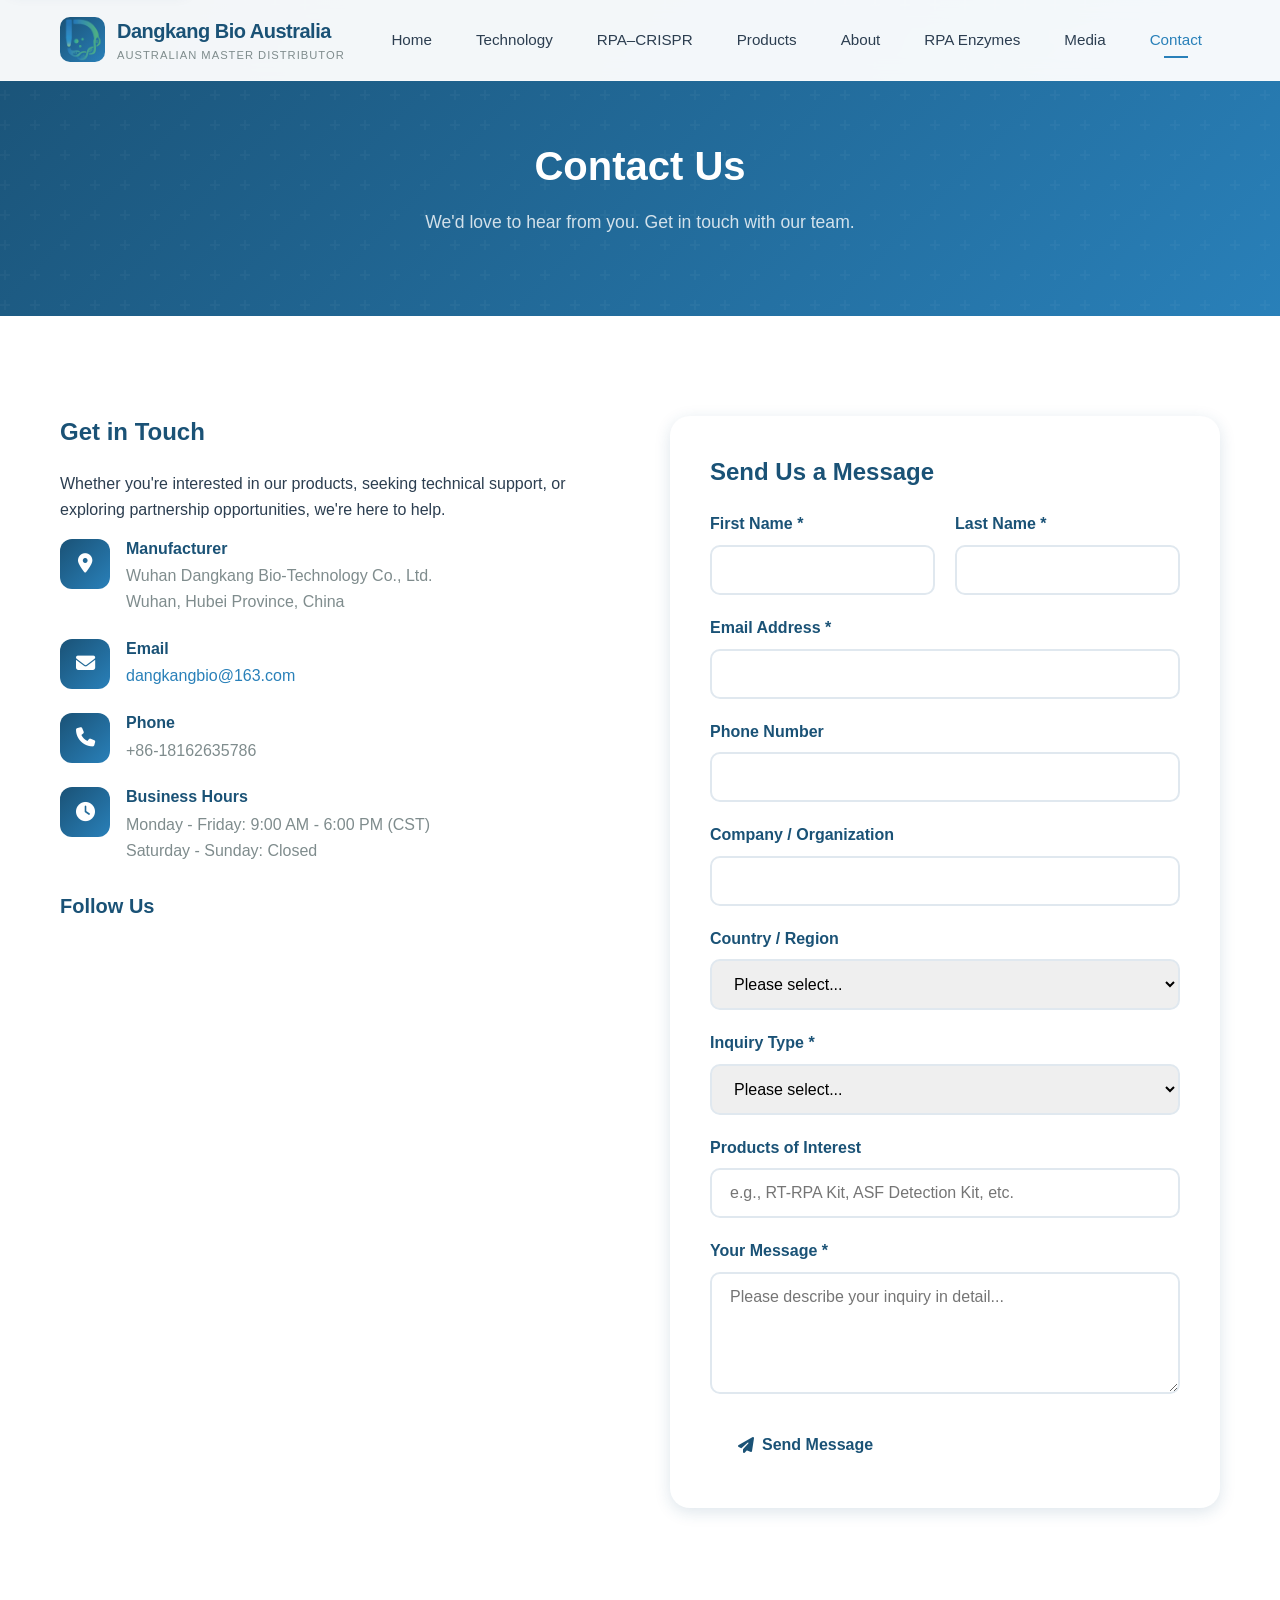
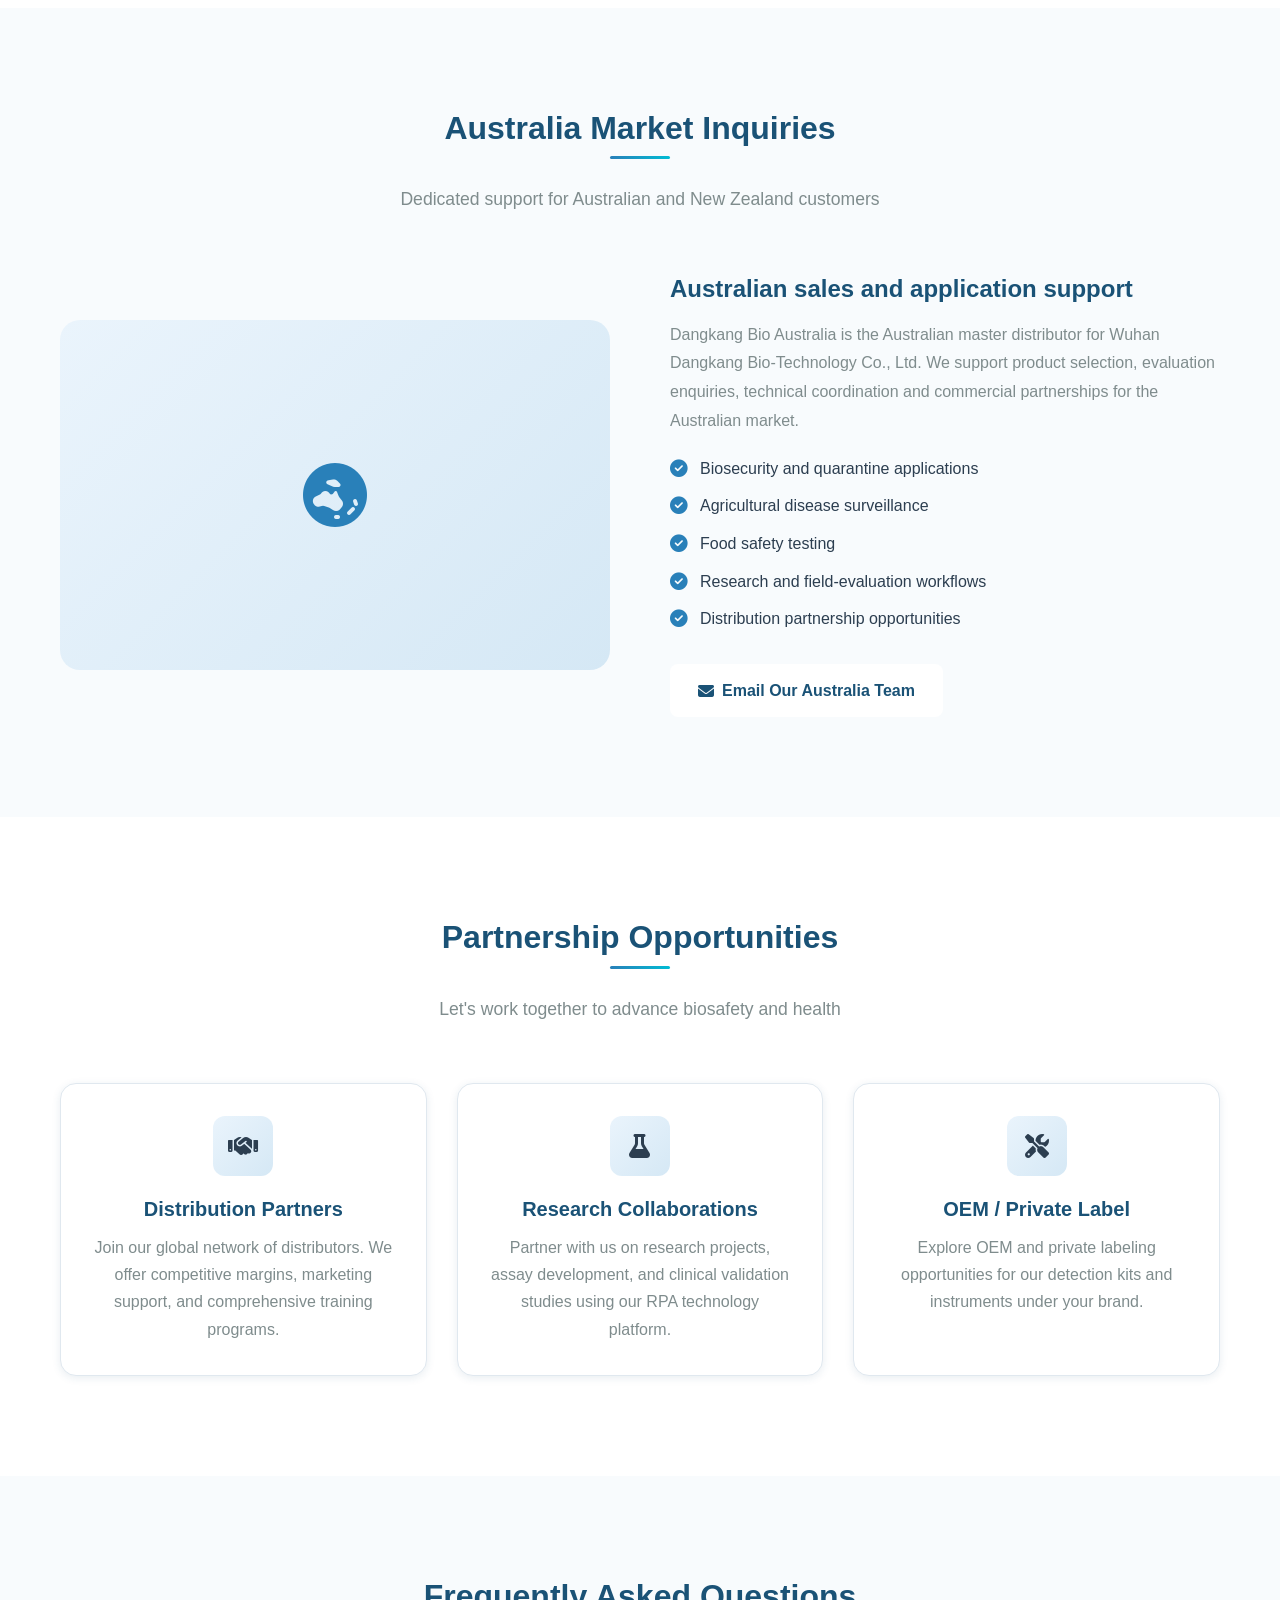
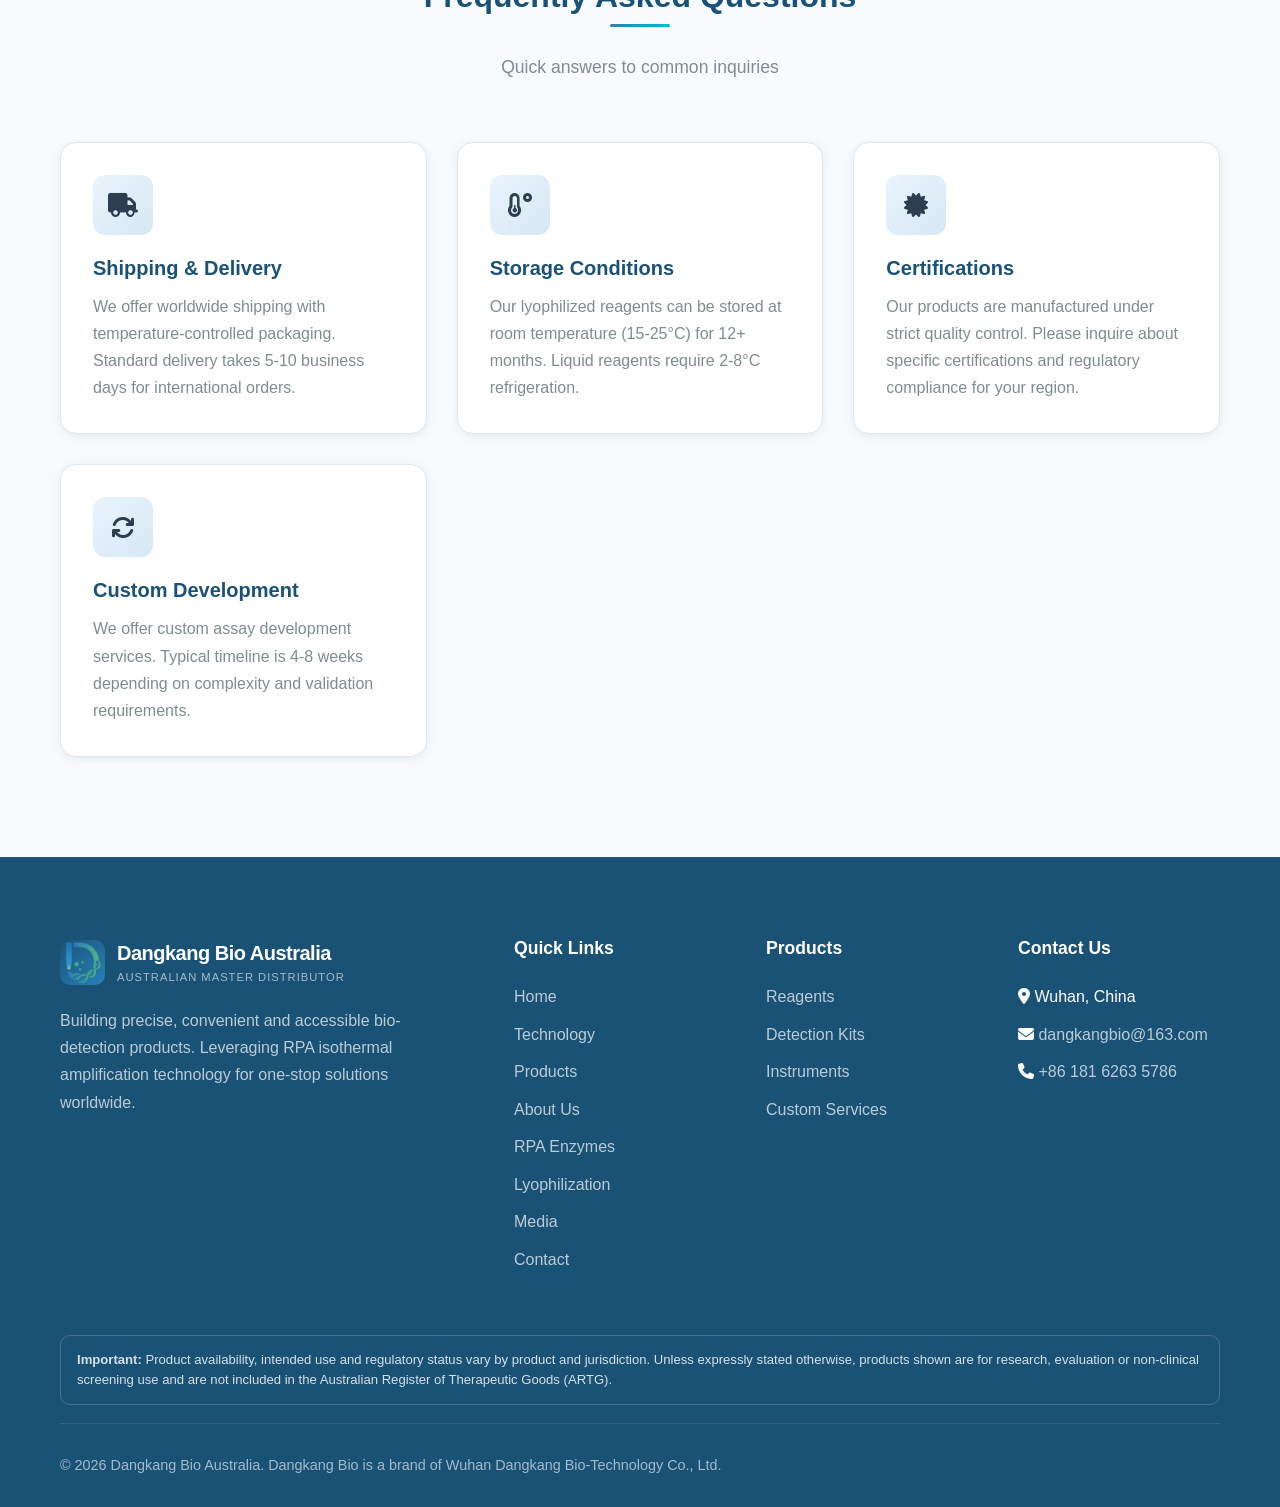
<file: contact.html>
<!DOCTYPE html>
<html lang="en">
<head>
  <meta charset="UTF-8">
  <meta name="viewport" content="width=device-width, initial-scale=1.0">
  <meta name="theme-color" content="#073b4c">
  <link rel="icon" href="assets/dangkang-mark.png">
  <meta name="description" content="Contact Dangkang Bio - Get in touch for product inquiries, partnership opportunities, and technical support.">
  <meta name="keywords" content="contact Dangkang Bio, biotech inquiry, product quote, partnership, technical support">
  <title>Contact Dangkang Bio Australia | Product & Partnership Enquiries</title>
  <link rel="canonical" href="https://dangkanggene.github.io/dangkangbio-en/contact.html">
  <meta property="og:type" content="website">
  <meta property="og:title" content="Dangkang Bio Australia | RPA Molecular Detection">
  <meta property="og:description" content="Australian access to RPA reagents, detection kits, instruments and assay development support from Dangkang Bio.">
  <meta property="og:url" content="https://dangkanggene.github.io/dangkangbio-en/contact.html">
  <meta property="og:image" content="https://dangkanggene.github.io/dangkangbio-en/assets/dangkang-mark.png">
  <link rel="stylesheet" href="css/style.css">
  <link rel="stylesheet" href="https://cdnjs.cloudflare.com/ajax/libs/font-awesome/6.4.0/css/all.min.css">
</head>
<body>
  <a class="skip-link" href="#main-content">Skip to main content</a>
  <!-- Navigation -->
  <nav class="navbar">
    <div class="container">
      <div class="navbar-inner">
        <a href="index.html" class="logo">
          <div class="logo-icon"><img src="assets/dangkang-mark.png" alt="" width="45" height="45"></div>
          <div class="logo-text">
            <span class="logo-name">Dangkang Bio Australia</span>
            <span class="logo-tagline">Australian Master Distributor</span>
          </div>
        </a>
        
        <ul class="nav-links" id="primary-navigation">
          <li><a href="index.html">Home</a></li>
          <li><a href="technology.html">Technology</a></li>
            <li><a href="rpa-crispr.html">RPA–CRISPR</a></li>
          <li><a href="products.html">Products</a></li>
          <li><a href="about.html">About</a></li>
          <li><a href="rpa-enzymes.html">RPA Enzymes</a></li>
          <li><a href="media.html">Media</a></li>
          <li><a href="contact.html" class="active">Contact</a></li>
        </ul>
        
        <button class="menu-toggle" type="button" aria-label="Open navigation" aria-expanded="false" aria-controls="primary-navigation">
          <span></span>
          <span></span>
          <span></span>
        </button>
      </div>
    </div>
  </nav>

  <!-- Page Header -->
  <header class="page-header">
    <div class="container">
      <h1>Contact Us</h1>
      <p>We'd love to hear from you. Get in touch with our team.</p>
    </div>
  </header>

  <!-- Contact Section -->
  <main id="main-content">
  <section class="section section-alt">
    <div class="container">
      <div class="contact-grid">
        <div class="contact-info fade-in">
          <h3>Get in Touch</h3>
          <p>Whether you're interested in our products, seeking technical support, or exploring partnership opportunities, we're here to help.</p>
          
          <div class="contact-item">
            <div class="contact-icon">
              <i class="fas fa-map-marker-alt"></i>
            </div>
            <div>
              <h4>Manufacturer</h4>
              <p>Wuhan Dangkang Bio-Technology Co., Ltd.<br>Wuhan, Hubei Province, China</p>
            </div>
          </div>
          
          <div class="contact-item">
            <div class="contact-icon">
              <i class="fas fa-envelope"></i>
            </div>
            <div>
              <h4>Email</h4>
              <p><a href="mailto:dangkangbio@163.com">dangkangbio@163.com</a></p>
            </div>
          </div>
          
          <div class="contact-item">
            <div class="contact-icon">
              <i class="fas fa-phone"></i>
            </div>
            <div>
              <h4>Phone</h4>
              <p>+86-18162635786</p>
            </div>
          </div>
          
          <div class="contact-item">
            <div class="contact-icon">
              <i class="fas fa-clock"></i>
            </div>
            <div>
              <h4>Business Hours</h4>
              <p>Monday - Friday: 9:00 AM - 6:00 PM (CST)<br>Saturday - Sunday: Closed</p>
            </div>
          </div>
          
          <div style="margin-top: 30px;">
            <h4 style="margin-bottom: 16px;">Follow Us</h4>
          </div>
        </div>
        
        <div class="contact-form fade-in fade-in-delay-2">
          <h3 style="margin-bottom: 24px;">Send Us a Message</h3>
          <form id="contact-form">
            <div class="form-row">
              <div class="form-group">
                <label for="firstName">First Name *</label>
                <input type="text" id="firstName" name="firstName" required>
              </div>
              <div class="form-group">
                <label for="lastName">Last Name *</label>
                <input type="text" id="lastName" name="lastName" required>
              </div>
            </div>
            
            <div class="form-group">
              <label for="email">Email Address *</label>
              <input type="email" id="email" name="email" required>
            </div>
            
            <div class="form-group">
              <label for="phone">Phone Number</label>
              <input type="tel" id="phone" name="phone">
            </div>
            
            <div class="form-group">
              <label for="company">Company / Organization</label>
              <input type="text" id="company" name="company">
            </div>
            
            <div class="form-group">
              <label for="country">Country / Region</label>
              <select id="country" name="country">
                <option value="">Please select...</option>
                <option value="CN">China</option>
                <option value="AU">Australia</option>
                <option value="NZ">New Zealand</option>
                <option value="US">United States</option>
                <option value="UK">United Kingdom</option>
                <option value="JP">Japan</option>
                <option value="KR">South Korea</option>
                <option value="SG">Singapore</option>
                <option value="MY">Malaysia</option>
                <option value="TH">Thailand</option>
                <option value="VN">Vietnam</option>
                <option value="ID">Indonesia</option>
                <option value="PH">Philippines</option>
                <option value="IN">India</option>
                <option value="other">Other</option>
              </select>
            </div>
            
            <div class="form-group">
              <label for="inquiryType">Inquiry Type *</label>
              <select id="inquiryType" name="inquiryType" required>
                <option value="">Please select...</option>
                <option value="product">Product Information</option>
                <option value="quote">Request for Quote</option>
                <option value="technical">Technical Support</option>
                <option value="partnership">Partnership / Distribution</option>
                <option value="custom">Custom Development</option>
                <option value="australia">Australia Market Inquiry</option>
                <option value="other">Other</option>
              </select>
            </div>
            
            <div class="form-group">
              <label for="products">Products of Interest</label>
              <input type="text" id="products" name="products" placeholder="e.g., RT-RPA Kit, ASF Detection Kit, etc.">
            </div>
            
            <div class="form-group">
              <label for="message">Your Message *</label>
              <textarea id="message" name="message" rows="5" required placeholder="Please describe your inquiry in detail..."></textarea>
            </div>
            
            <button type="submit" class="btn btn-primary" style="width: 100%;">
              <i class="fas fa-paper-plane"></i> Send Message
            </button>
          </form>
        </div>
      </div>
    </div>
  </section>

  <!-- Australia Inquiries Section -->
  <section class="section">
    <div class="container">
      <div class="section-header fade-in">
        <h2>Australia Market Inquiries</h2>
        <p>Dedicated support for Australian and New Zealand customers</p>
      </div>
      
      <div class="tech-feature">
        <div class="tech-content fade-in">
          <h3>Australian sales and application support</h3>
          <p>Dangkang Bio Australia is the Australian master distributor for Wuhan Dangkang Bio-Technology Co., Ltd. We support product selection, evaluation enquiries, technical coordination and commercial partnerships for the Australian market.</p>
          
          <ul class="tech-list">
            <li><i class="fas fa-check-circle"></i> Biosecurity and quarantine applications</li>
            <li><i class="fas fa-check-circle"></i> Agricultural disease surveillance</li>
            <li><i class="fas fa-check-circle"></i> Food safety testing</li>
            <li><i class="fas fa-check-circle"></i> Research and field-evaluation workflows</li>
            <li><i class="fas fa-check-circle"></i> Distribution partnership opportunities</li>
          </ul>
          
          <a href="mailto:dangkangbio@163.com?subject=Australia Market Inquiry" class="btn btn-primary" style="margin-top: 20px;">
            <i class="fas fa-envelope"></i> Email Our Australia Team
          </a>
        </div>
        
        <div class="tech-visual fade-in fade-in-delay-2">
          <i class="fas fa-globe-oceania"></i>
        </div>
      </div>
    </div>
  </section>

  <!-- Partnership Section -->
  <section class="section section-alt">
    <div class="container">
      <div class="section-header fade-in">
        <h2>Partnership Opportunities</h2>
        <p>Let's work together to advance biosafety and health</p>
      </div>
      
      <div class="cards-grid">
        <div class="card fade-in fade-in-delay-1" style="text-align: center;">
          <div class="card-icon" style="margin: 0 auto 20px;">
            <i class="fas fa-handshake"></i>
          </div>
          <h3>Distribution Partners</h3>
          <p>Join our global network of distributors. We offer competitive margins, marketing support, and comprehensive training programs.</p>
        </div>
        
        <div class="card fade-in fade-in-delay-2" style="text-align: center;">
          <div class="card-icon" style="margin: 0 auto 20px;">
            <i class="fas fa-flask"></i>
          </div>
          <h3>Research Collaborations</h3>
          <p>Partner with us on research projects, assay development, and clinical validation studies using our RPA technology platform.</p>
        </div>
        
        <div class="card fade-in fade-in-delay-3" style="text-align: center;">
          <div class="card-icon" style="margin: 0 auto 20px;">
            <i class="fas fa-tools"></i>
          </div>
          <h3>OEM / Private Label</h3>
          <p>Explore OEM and private labeling opportunities for our detection kits and instruments under your brand.</p>
        </div>
      </div>
    </div>
  </section>

  <!-- FAQ Preview -->
  <section class="section">
    <div class="container">
      <div class="section-header fade-in">
        <h2>Frequently Asked Questions</h2>
        <p>Quick answers to common inquiries</p>
      </div>
      
      <div class="cards-grid">
        <div class="card fade-in fade-in-delay-1">
          <div class="card-icon">
            <i class="fas fa-truck"></i>
          </div>
          <h3>Shipping & Delivery</h3>
          <p>We offer worldwide shipping with temperature-controlled packaging. Standard delivery takes 5-10 business days for international orders.</p>
        </div>
        
        <div class="card fade-in fade-in-delay-2">
          <div class="card-icon">
            <i class="fas fa-temperature-low"></i>
          </div>
          <h3>Storage Conditions</h3>
          <p>Our lyophilized reagents can be stored at room temperature (15-25°C) for 12+ months. Liquid reagents require 2-8°C refrigeration.</p>
        </div>
        
        <div class="card fade-in fade-in-delay-3">
          <div class="card-icon">
            <i class="fas fa-certificate"></i>
          </div>
          <h3>Certifications</h3>
          <p>Our products are manufactured under strict quality control. Please inquire about specific certifications and regulatory compliance for your region.</p>
        </div>
        
        <div class="card fade-in fade-in-delay-4">
          <div class="card-icon">
            <i class="fas fa-sync"></i>
          </div>
          <h3>Custom Development</h3>
          <p>We offer custom assay development services. Typical timeline is 4-8 weeks depending on complexity and validation requirements.</p>
        </div>
      </div>
    </div>
  </section>

  </main>

  <!-- Footer -->
  <footer class="footer">
    <div class="container">
      <div class="footer-grid">
        <div class="footer-brand">
          <a href="index.html" class="logo">
            <div class="logo-icon"><img src="assets/dangkang-mark.png" alt="" width="45" height="45"></div>
            <div class="logo-text">
              <span class="logo-name">Dangkang Bio Australia</span>
              <span class="logo-tagline">Australian Master Distributor</span>
            </div>
          </a>
          <p>Building precise, convenient and accessible bio-detection products. Leveraging RPA isothermal amplification technology for one-stop solutions worldwide.</p>
        </div>
        
        <div>
          <h4>Quick Links</h4>
          <ul class="footer-links">
            <li><a href="index.html">Home</a></li>
            <li><a href="technology.html">Technology</a></li>
            <li><a href="products.html">Products</a></li>
            <li><a href="about.html">About Us</a></li>
            <li><a href="rpa-enzymes.html">RPA Enzymes</a></li>
            <li><a href="lyophilization.html">Lyophilization</a></li>
            <li><a href="media.html">Media</a></li>
            <li><a href="contact.html">Contact</a></li>
          </ul>
        </div>
        
        <div>
          <h4>Products</h4>
          <ul class="footer-links">
            <li><a href="products.html#reagents">Reagents</a></li>
            <li><a href="products.html#detection-kits">Detection Kits</a></li>
            <li><a href="products.html#instruments">Instruments</a></li>
            <li><a href="products.html#custom">Custom Services</a></li>
          </ul>
        </div>
        
        <div>
          <h4>Contact Us</h4>
          <ul class="footer-links">
            <li><i class="fas fa-map-marker-alt"></i> Wuhan, China</li>
            <li><i class="fas fa-envelope"></i> <a href="mailto:dangkangbio@163.com">dangkangbio@163.com</a></li>
            <li><i class="fas fa-phone"></i> <a href="tel:+8618162635786">+86 181 6263 5786</a></li>
          </ul>
        </div>
      </div>
      
      <div class="regulatory-note"><strong>Important:</strong> Product availability, intended use and regulatory status vary by product and jurisdiction. Unless expressly stated otherwise, products shown are for research, evaluation or non-clinical screening use and are not included in the Australian Register of Therapeutic Goods (ARTG).</div>
      <div class="footer-bottom">
        <p>&copy; 2026 Dangkang Bio Australia. Dangkang Bio is a brand of Wuhan Dangkang Bio-Technology Co., Ltd.</p>
      </div>
    </div>
  </footer>

  <script src="js/main.js"></script>
</body>
</html>
</file>
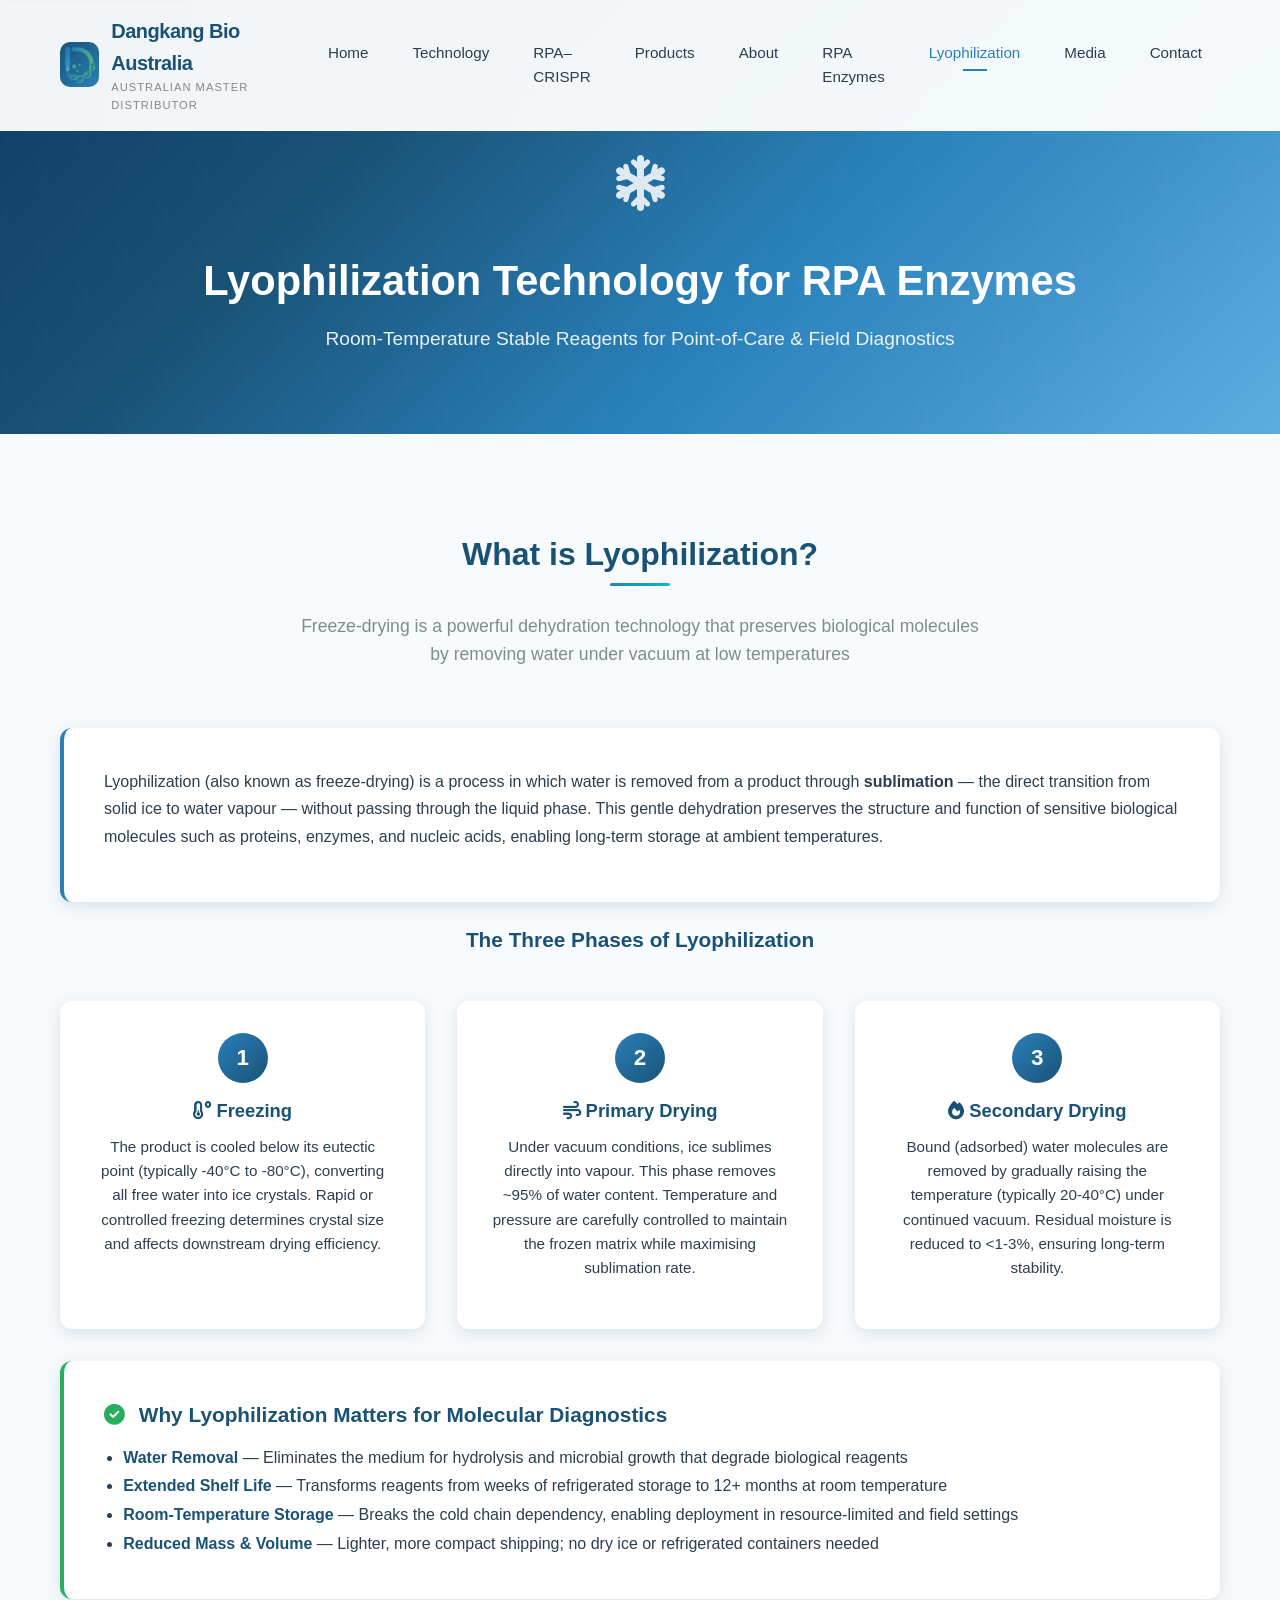
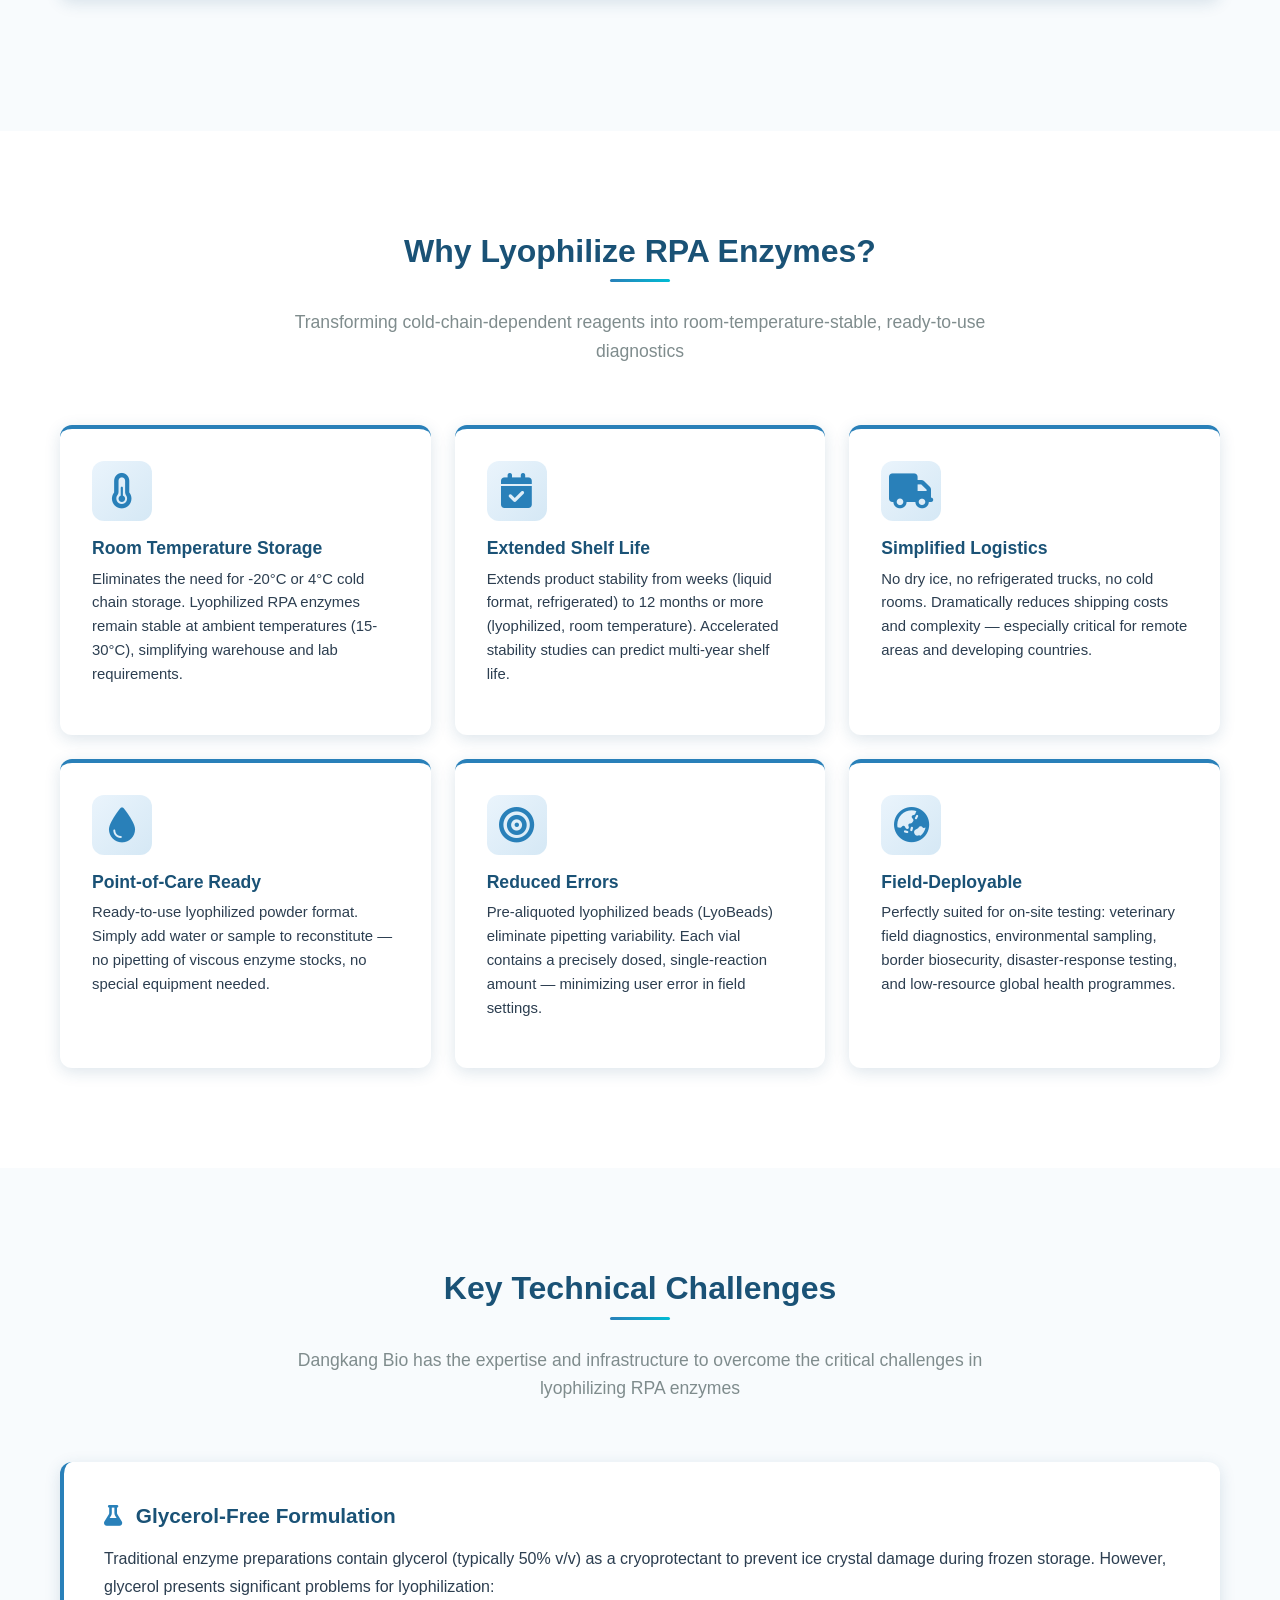
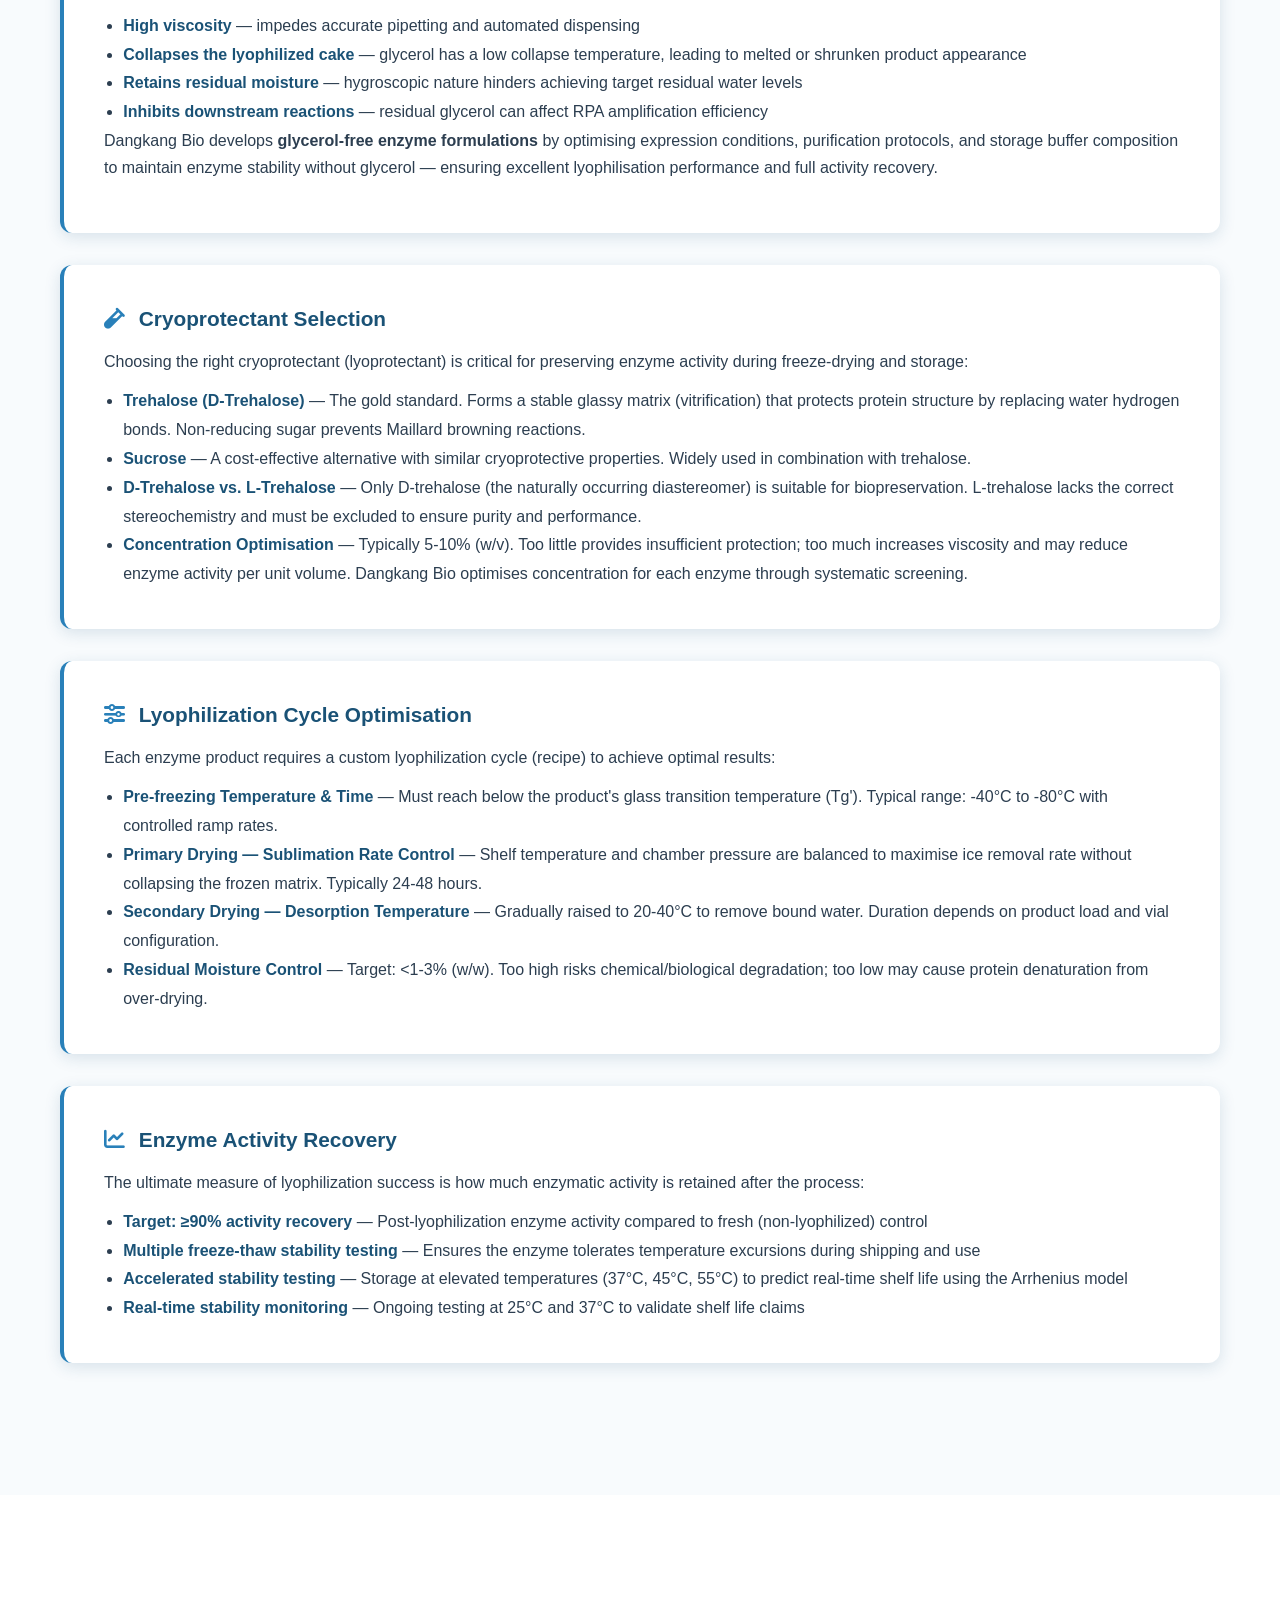
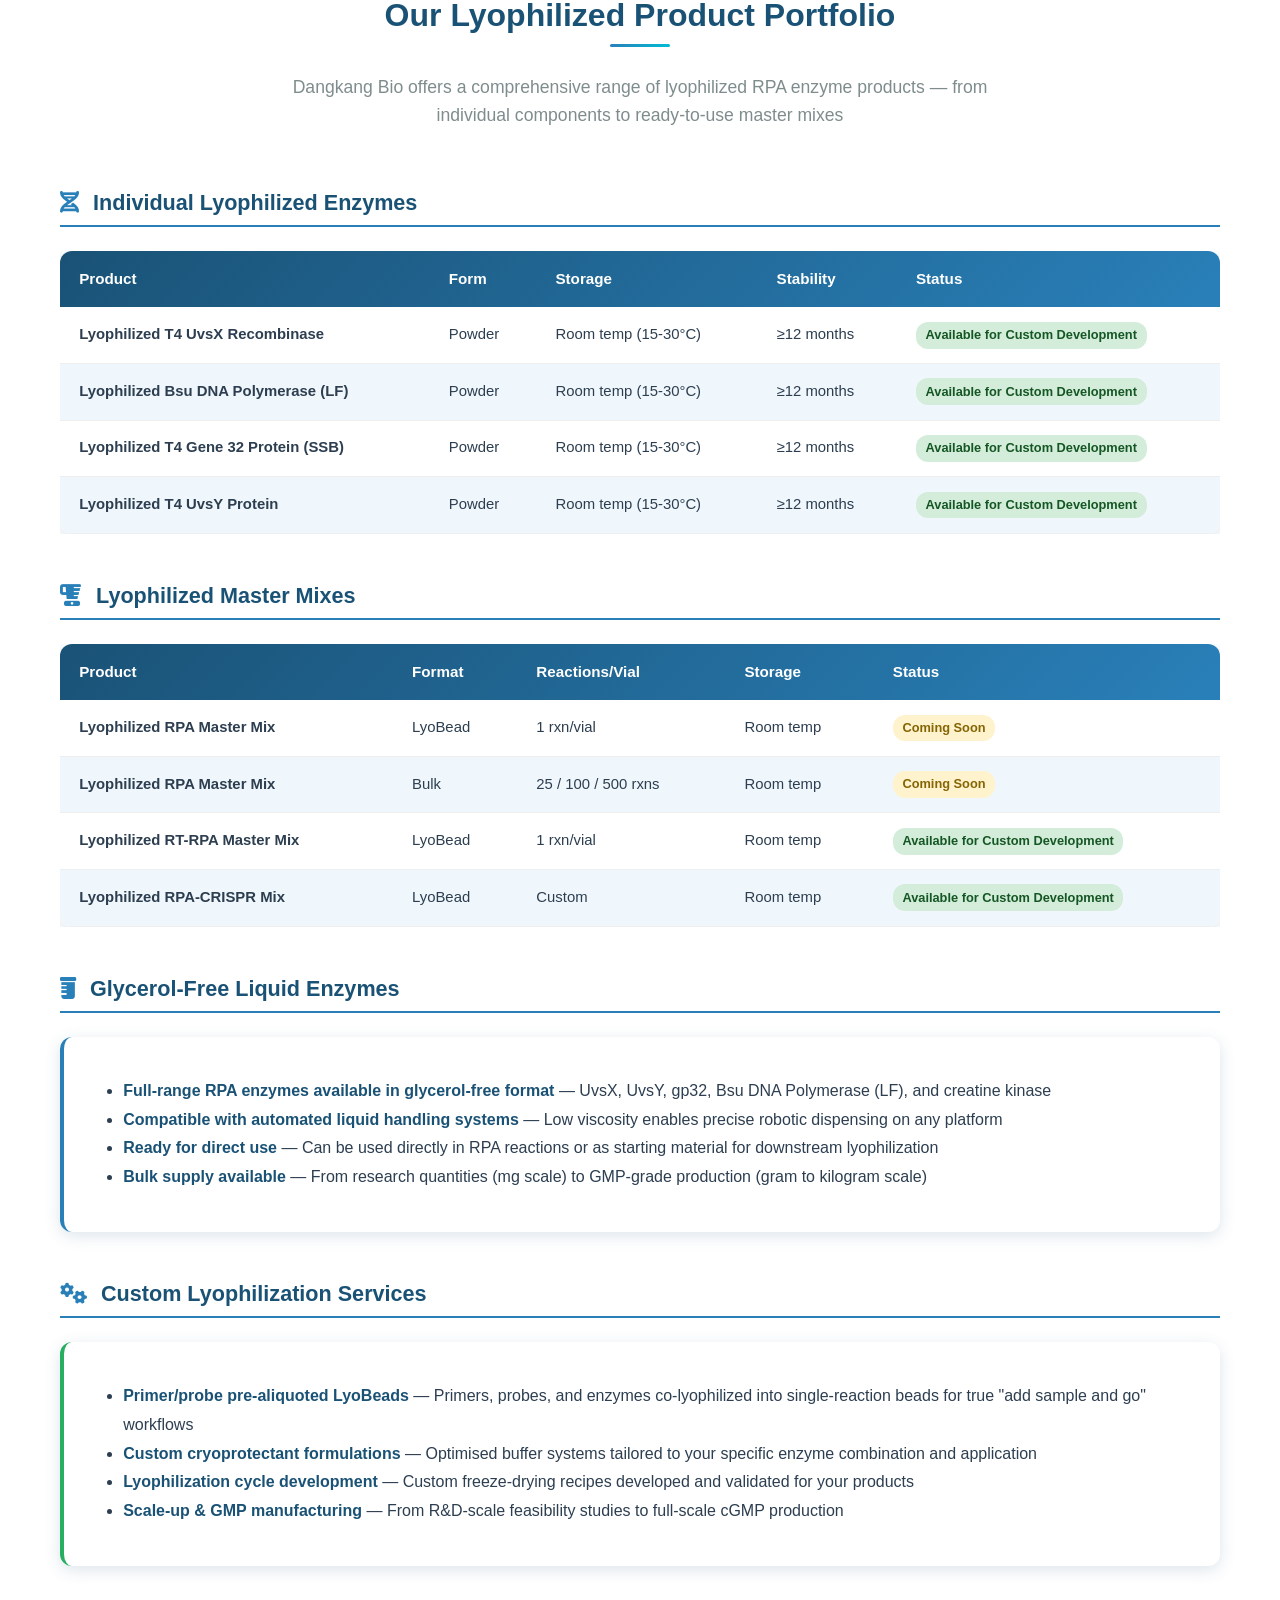
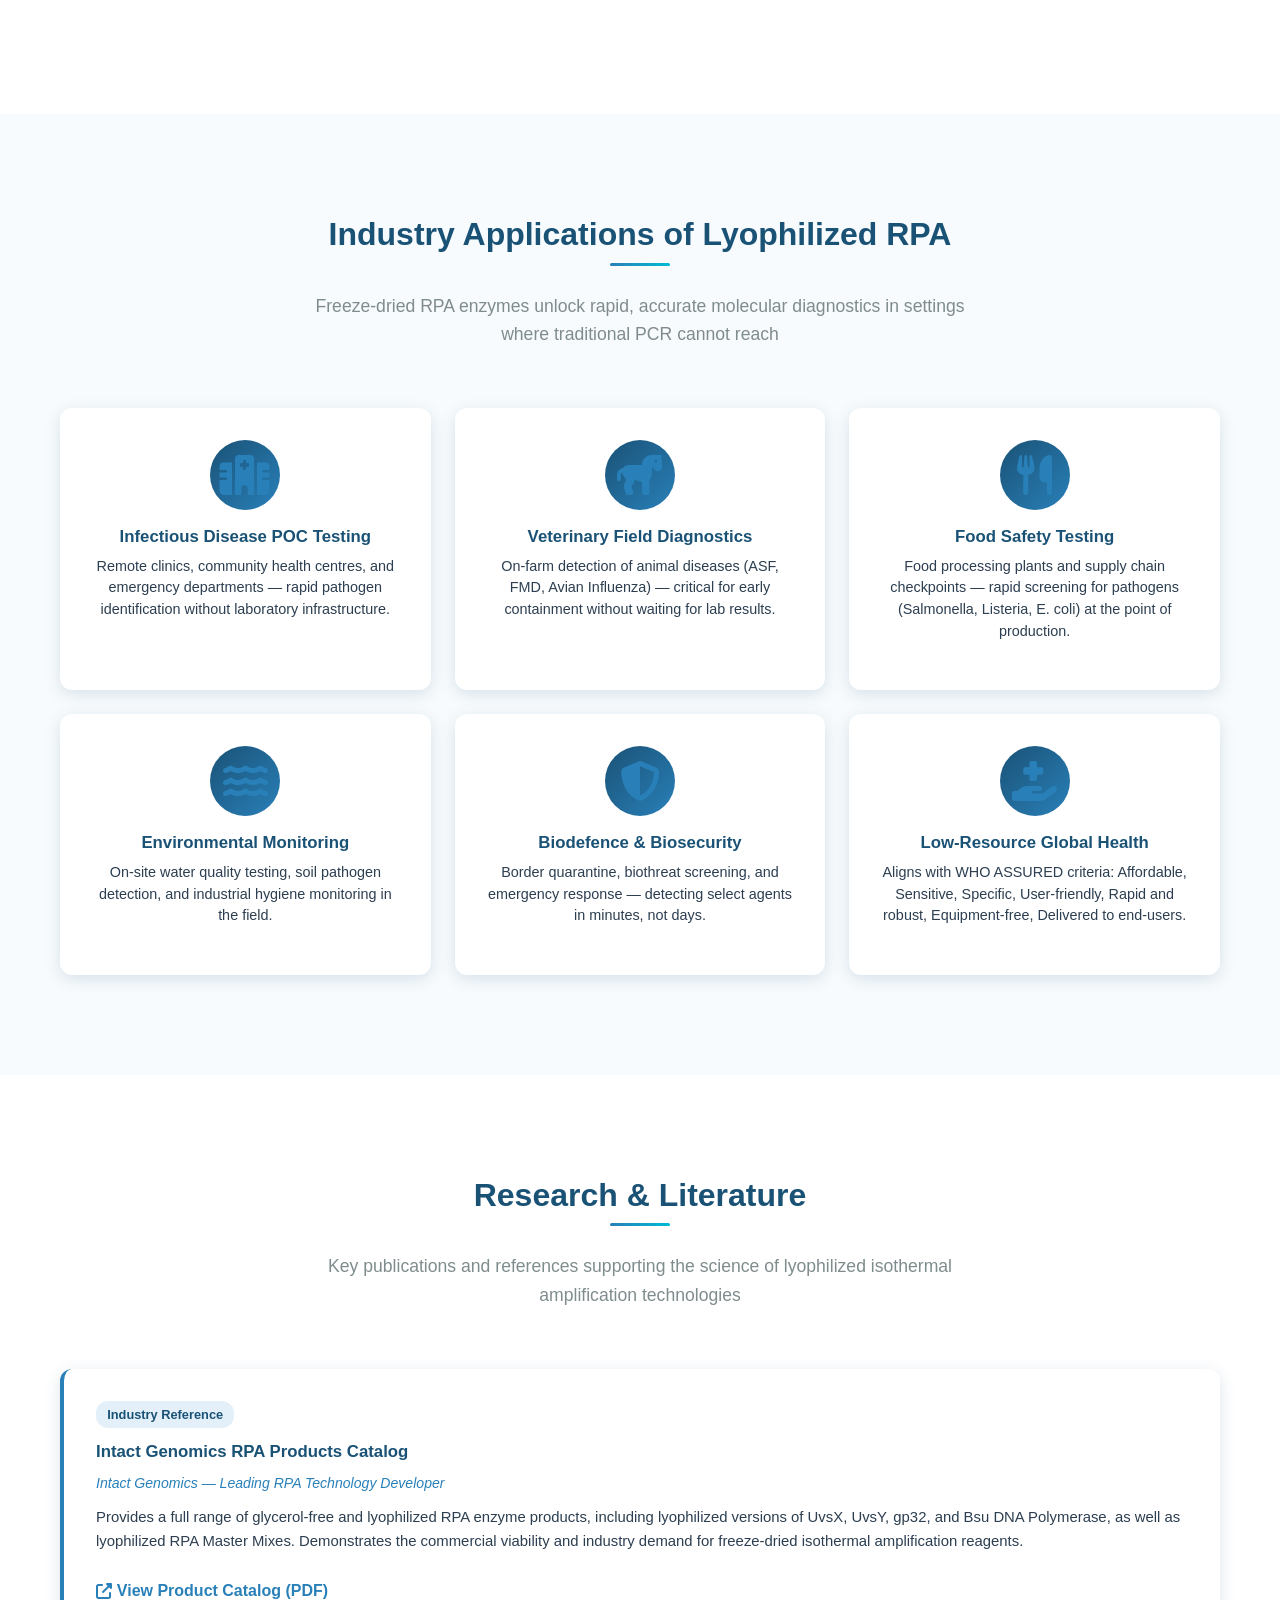
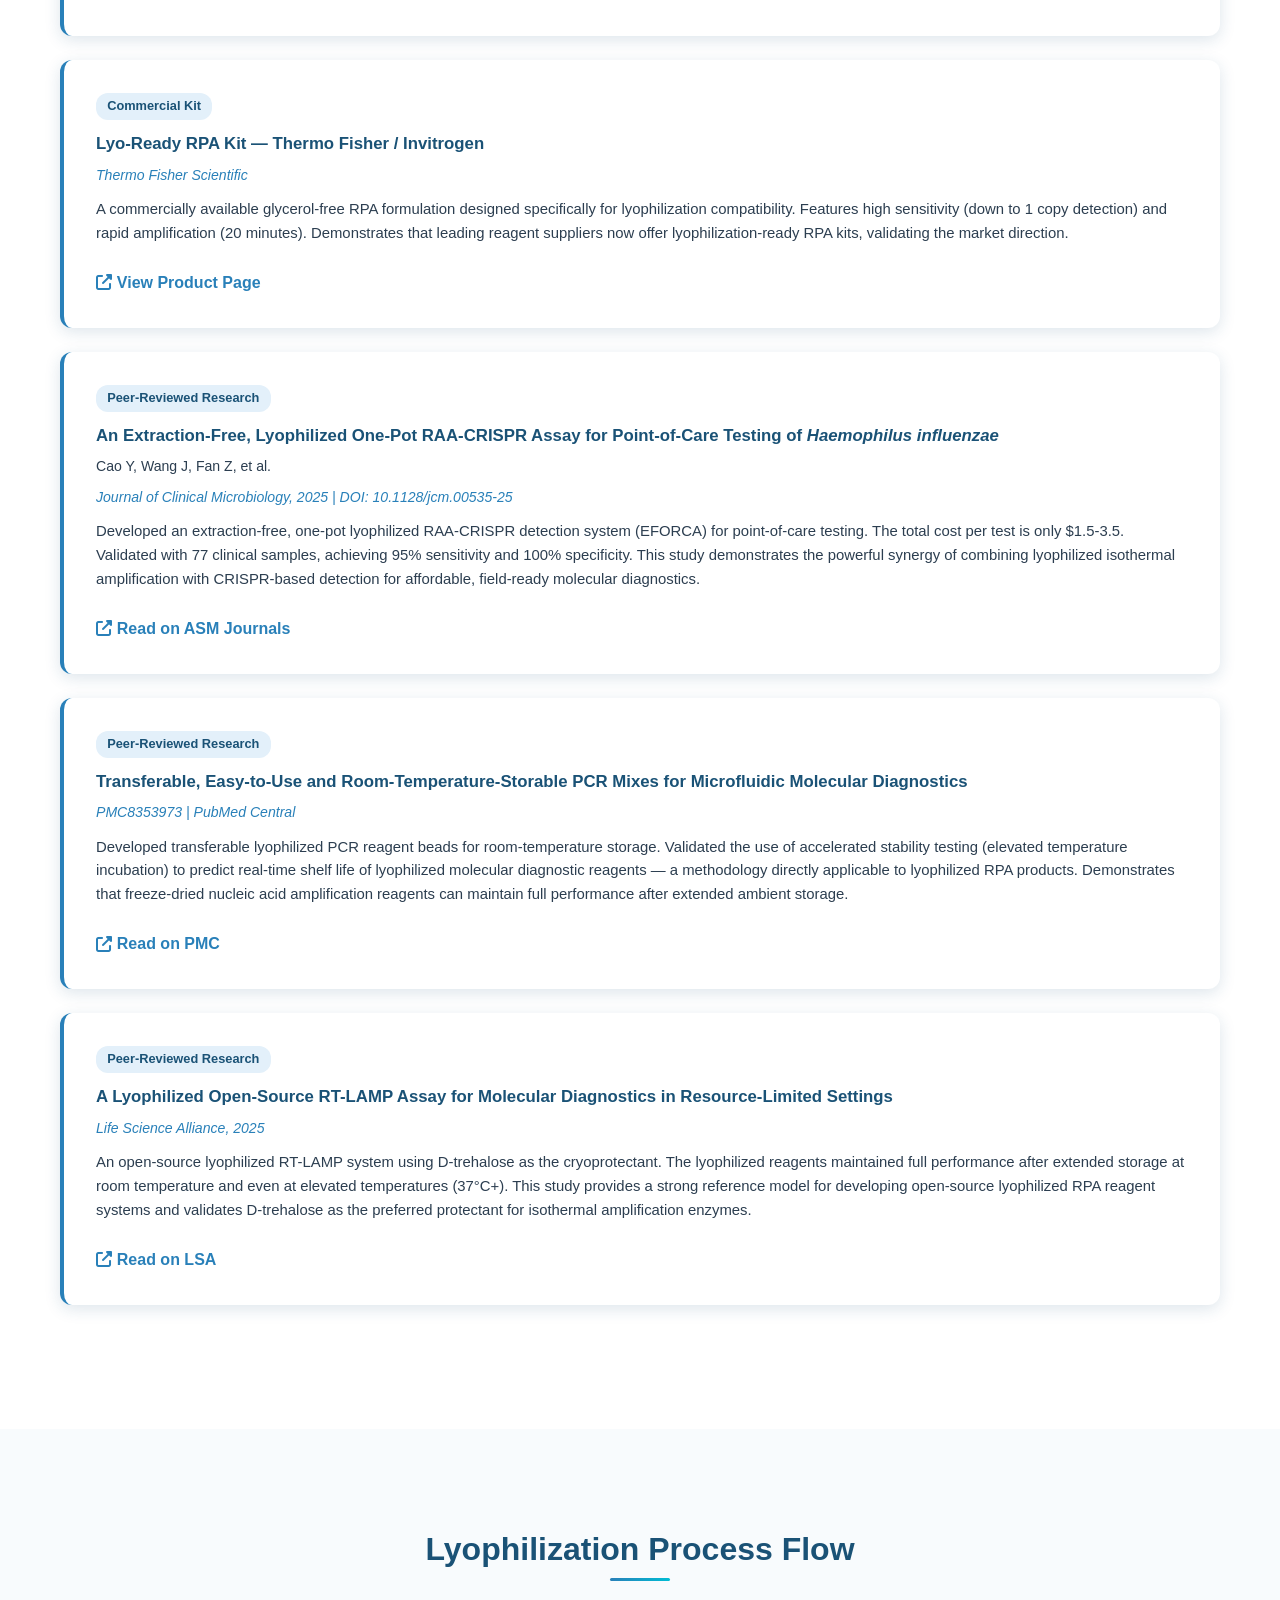
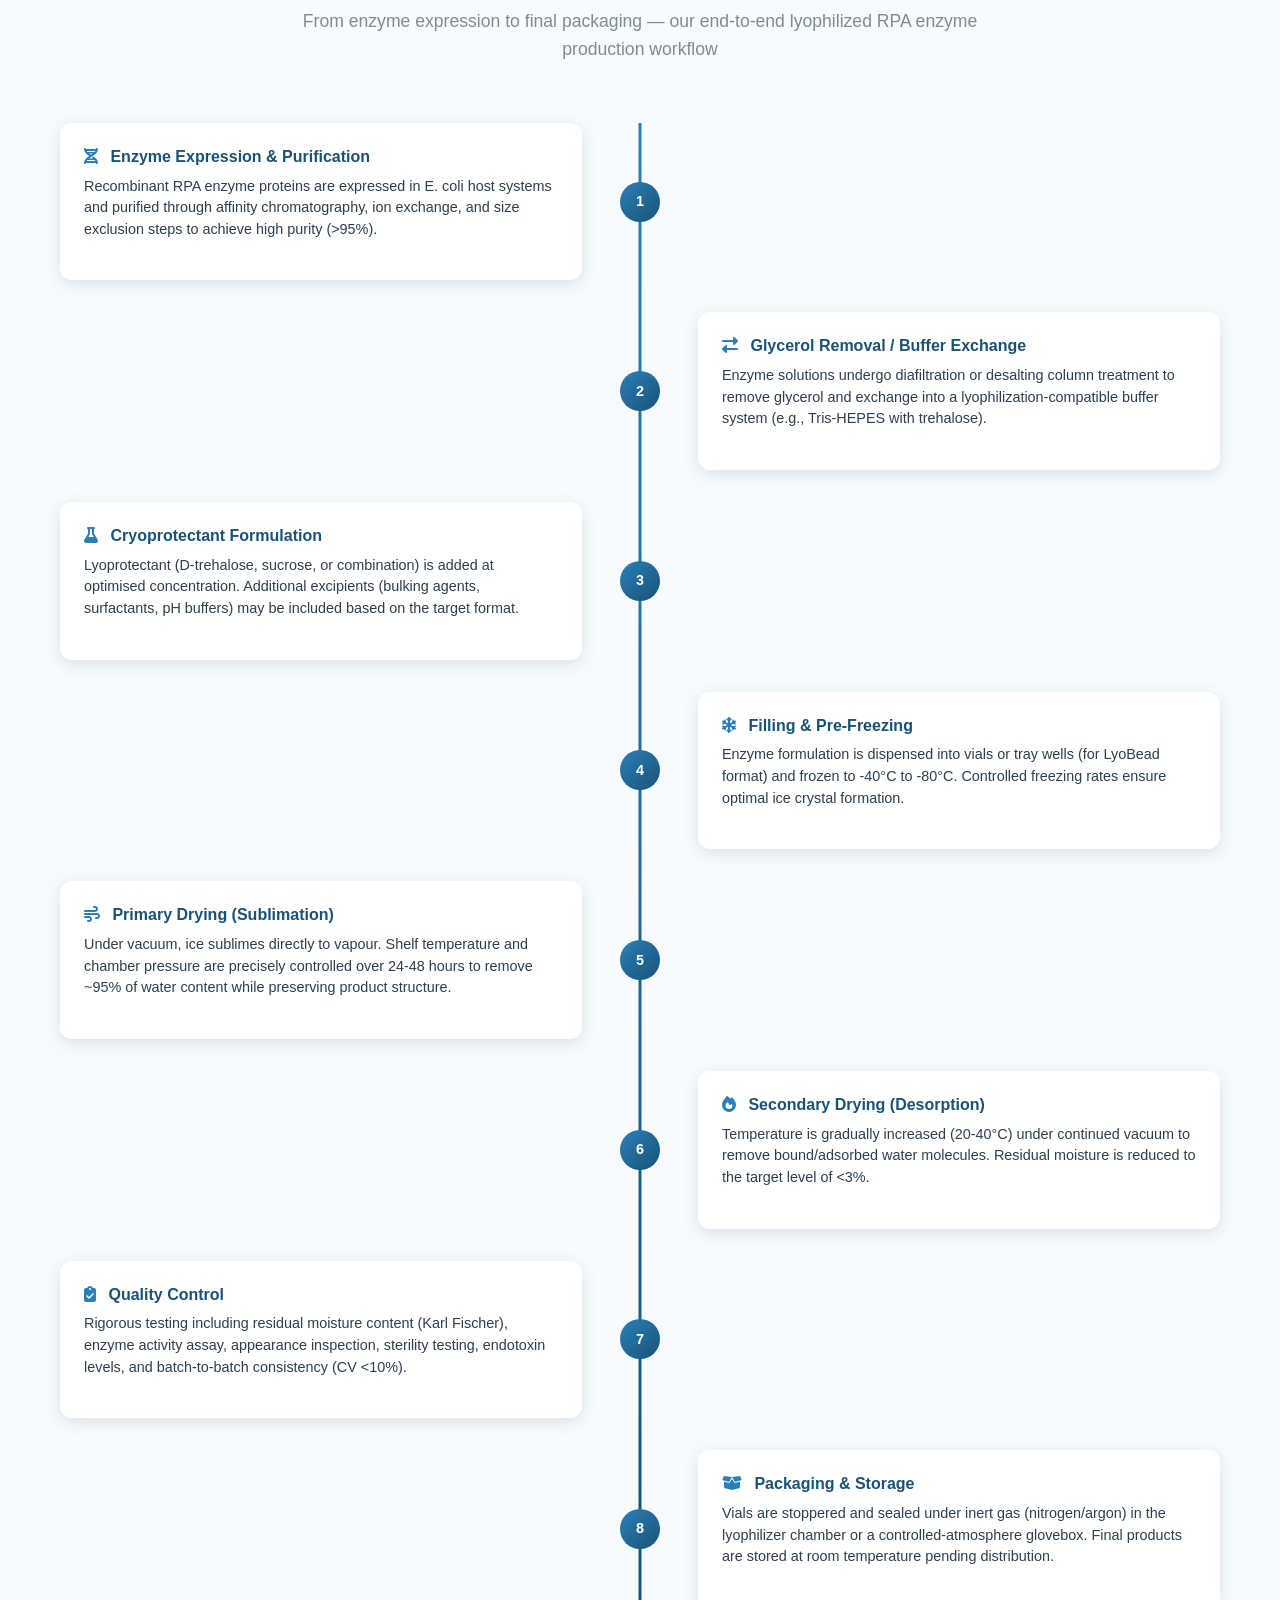
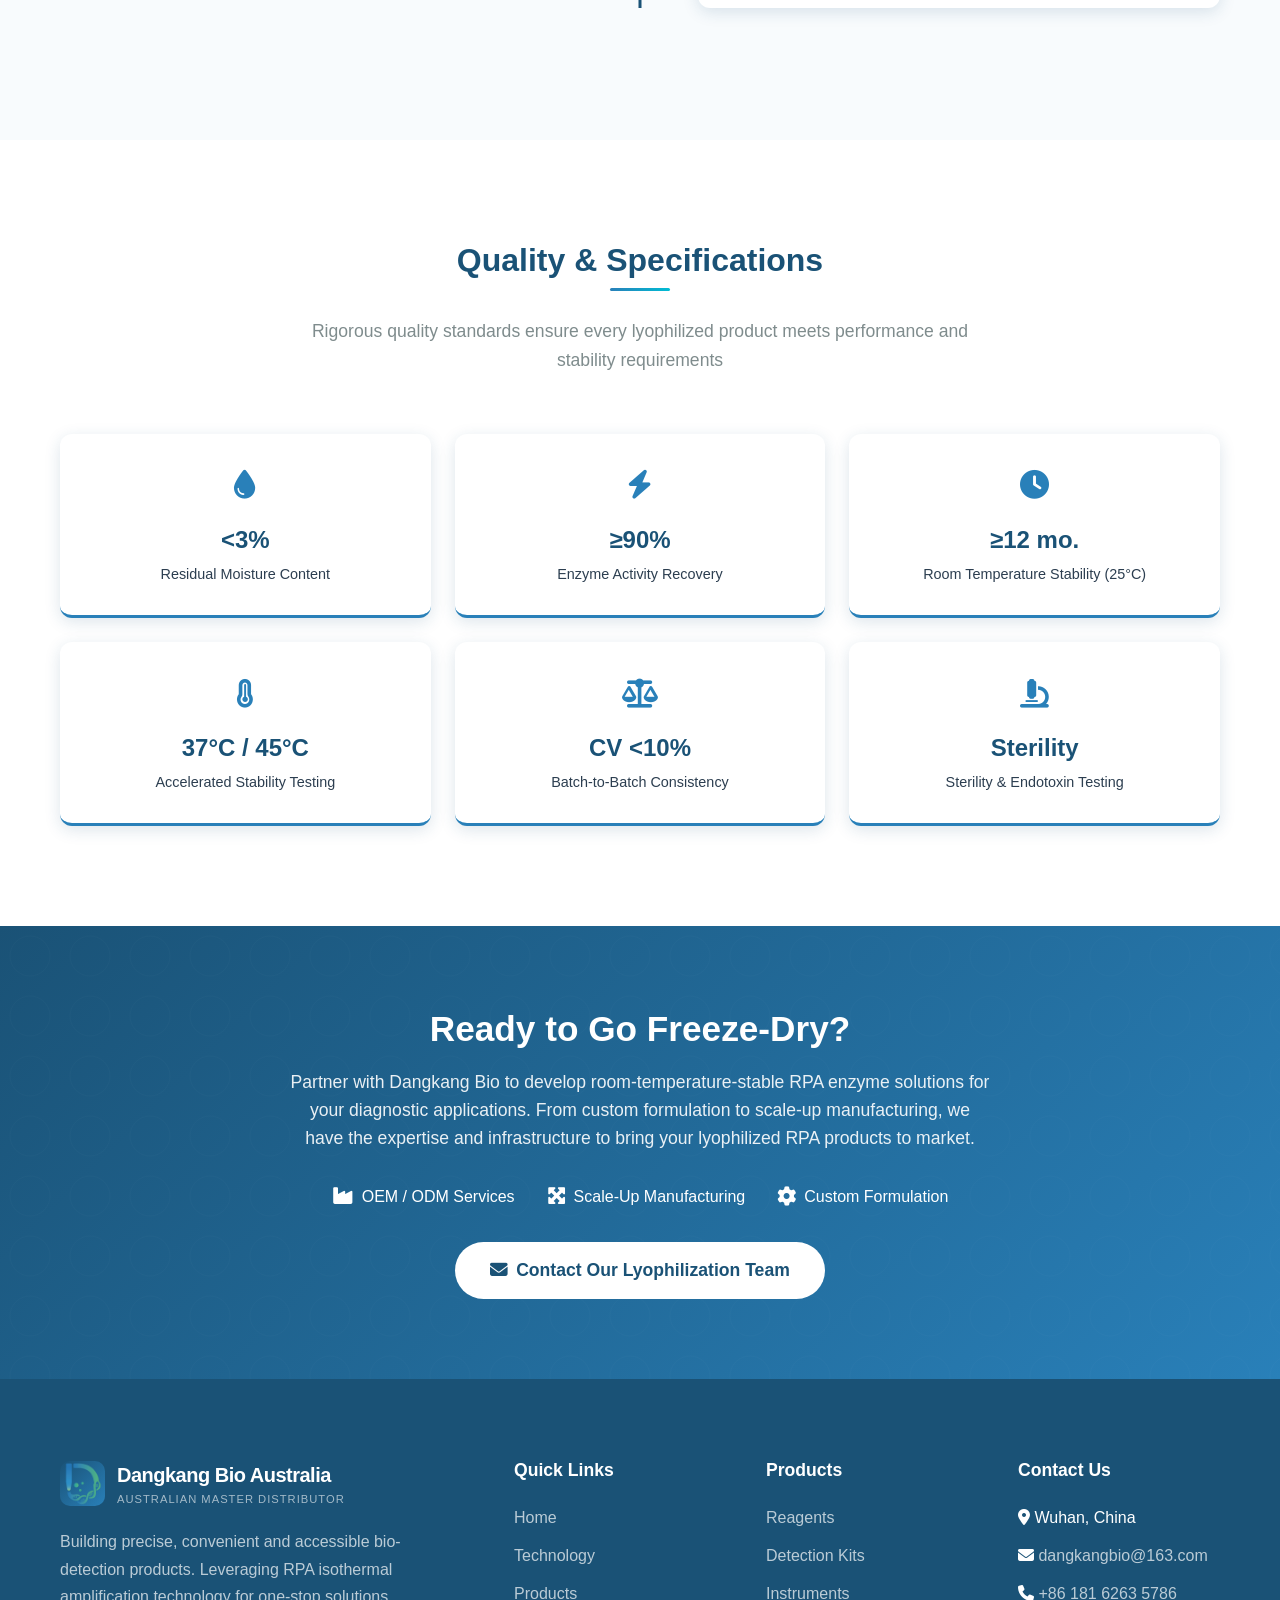
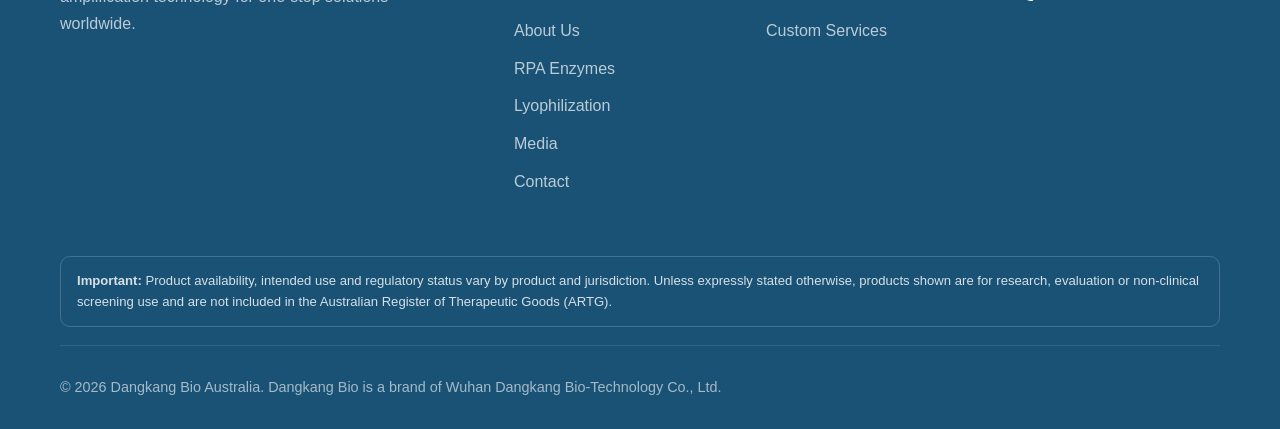
<file: lyophilization.html>
<!DOCTYPE html>
<html lang="en">
<head>
  <meta charset="UTF-8">
  <meta name="viewport" content="width=device-width, initial-scale=1.0">
  <meta name="theme-color" content="#073b4c">
  <link rel="icon" href="assets/dangkang-mark.png">
  <meta name="description" content="Lyophilization Technology for RPA Enzymes - Room-temperature stable reagents for point-of-care and field diagnostics. Dangkang Bio offers freeze-dried RPA enzyme solutions with extended shelf life.">
  <meta name="keywords" content="lyophilization, freeze-drying, RPA enzyme, freeze-dried, room temperature storage, point-of-care, field diagnostics, LyoBead, trehalose, cryoprotectant">
  <title>RPA Lyophilization | Dangkang Bio Australia</title>
  <link rel="canonical" href="https://dangkanggene.github.io/dangkangbio-en/lyophilization.html">
  <meta property="og:type" content="website">
  <meta property="og:title" content="Dangkang Bio Australia | RPA Molecular Detection">
  <meta property="og:description" content="Australian access to RPA reagents, detection kits, instruments and assay development support from Dangkang Bio.">
  <meta property="og:url" content="https://dangkanggene.github.io/dangkangbio-en/lyophilization.html">
  <meta property="og:image" content="https://dangkanggene.github.io/dangkangbio-en/assets/dangkang-mark.png">
  <link rel="stylesheet" href="css/style.css">
  <link rel="stylesheet" href="https://cdnjs.cloudflare.com/ajax/libs/font-awesome/6.4.0/css/all.min.css">
  <style>
    /* ===== Lyophilization Page Specific Styles ===== */

    /* Hero Banner */
    .lyo-hero {
      background: linear-gradient(135deg, #0d3b66 0%, #1a5276 30%, #2980b9 60%, #5dade2 100%);
      color: var(--text-white);
      padding: 140px 0 80px;
      text-align: center;
      position: relative;
      overflow: hidden;
    }

    .lyo-hero::before {
      content: '';
      position: absolute;
      top: 0;
      left: 0;
      right: 0;
      bottom: 0;
      background: url("data:image/svg+xml,%3Csvg xmlns='http://www.w3.org/2000/svg' width='80' height='80' viewBox='0 0 80 80'%3E%3Cpath d='M40 0L48 16L40 32L32 16Z' fill='none' stroke='rgba(255,255,255,0.06)' stroke-width='1'/%3E%3Cpath d='M0 40L8 56L0 72L-8 56Z' fill='none' stroke='rgba(255,255,255,0.06)' stroke-width='1'/%3E%3Cpath d='M80 40L88 56L80 72L72 56Z' fill='none' stroke='rgba(255,255,255,0.06)' stroke-width='1'/%3E%3C/svg%3E") repeat;
      opacity: 0.4;
    }

    .lyo-hero h1 {
      font-size: 2.6rem;
      color: var(--text-white);
      margin-bottom: 1rem;
      position: relative;
      z-index: 1;
    }

    .lyo-hero .hero-subtitle {
      font-size: 1.2rem;
      color: rgba(255,255,255,0.9);
      max-width: 750px;
      margin: 0 auto;
      position: relative;
      z-index: 1;
    }

    .lyo-hero .hero-icon {
      font-size: 3.5rem;
      margin-bottom: 1.5rem;
      position: relative;
      z-index: 1;
      opacity: 0.85;
    }

    /* What is Lyophilization */
    .lyo-process-grid {
      display: grid;
      grid-template-columns: repeat(3, 1fr);
      gap: 2rem;
      margin-top: 3rem;
    }

    .lyo-phase-card {
      background: var(--text-white);
      border-radius: 12px;
      padding: 2rem;
      text-align: center;
      box-shadow: var(--shadow-md);
      position: relative;
      transition: all var(--transition-normal);
    }

    .lyo-phase-card:hover {
      transform: translateY(-6px);
      box-shadow: var(--shadow-lg);
    }

    .lyo-phase-card .phase-number {
      width: 50px;
      height: 50px;
      border-radius: 50%;
      background: linear-gradient(135deg, var(--primary-light), var(--primary-dark));
      color: var(--text-white);
      display: flex;
      align-items: center;
      justify-content: center;
      font-size: 1.4rem;
      font-weight: 700;
      margin: 0 auto 1rem;
    }

    .lyo-phase-card h4 {
      color: var(--primary-dark);
      margin-bottom: 0.75rem;
      font-size: 1.15rem;
    }

    .lyo-phase-card p {
      color: var(--text-gray);
      font-size: 0.95rem;
      line-height: 1.6;
    }

    .lyo-phase-arrow {
      display: flex;
      align-items: center;
      justify-content: center;
      font-size: 2rem;
      color: var(--primary-light);
    }

    /* Why Lyophilized Cards */
    .advantage-grid {
      display: grid;
      grid-template-columns: repeat(3, 1fr);
      gap: 1.5rem;
      margin-top: 2.5rem;
    }

    .advantage-card {
      background: var(--text-white);
      border-radius: 12px;
      padding: 2rem;
      box-shadow: var(--shadow-md);
      border-top: 4px solid var(--primary-light);
      transition: all var(--transition-normal);
    }

    .advantage-card:hover {
      transform: translateY(-6px);
      box-shadow: var(--shadow-lg);
    }

    .advantage-card .card-icon {
      font-size: 2.2rem;
      color: var(--primary-light);
      margin-bottom: 1rem;
    }

    .advantage-card h4 {
      color: var(--primary-dark);
      margin-bottom: 0.5rem;
      font-size: 1.1rem;
    }

    .advantage-card p {
      color: var(--text-gray);
      font-size: 0.93rem;
      line-height: 1.6;
    }

    /* Technical Challenges */
    .challenge-card {
      background: var(--text-white);
      border-radius: 12px;
      padding: 2.5rem;
      margin-bottom: 2rem;
      box-shadow: var(--shadow-md);
      border-left: 4px solid var(--primary-light);
      transition: all var(--transition-normal);
    }

    .challenge-card:hover {
      transform: translateY(-3px);
      box-shadow: var(--shadow-lg);
    }

    .challenge-card h3 {
      color: var(--primary-dark);
      margin-bottom: 1rem;
      font-size: 1.3rem;
    }

    .challenge-card h3 i {
      color: var(--primary-light);
      margin-right: 0.5rem;
    }

    .challenge-card p {
      color: var(--text-gray);
      line-height: 1.7;
      margin-bottom: 0.75rem;
    }

    .challenge-card ul {
      padding-left: 1.2rem;
    }

    .challenge-card ul li {
      color: var(--text-gray);
      line-height: 1.8;
    }

    .challenge-card ul li strong {
      color: var(--primary-dark);
    }

    /* Product Tables */
    .product-table-wrapper {
      overflow-x: auto;
      margin-bottom: 2rem;
    }

    .product-table {
      width: 100%;
      border-collapse: collapse;
      background: var(--text-white);
      border-radius: 12px;
      overflow: hidden;
      box-shadow: var(--shadow-md);
    }

    .product-table thead {
      background: linear-gradient(135deg, var(--primary-dark), var(--primary-light));
    }

    .product-table thead th {
      color: var(--text-white);
      padding: 1rem 1.2rem;
      text-align: left;
      font-weight: 600;
      font-size: 0.95rem;
    }

    .product-table tbody td {
      padding: 0.9rem 1.2rem;
      border-bottom: 1px solid #eee;
      font-size: 0.93rem;
      color: var(--text-gray);
    }

    .product-table tbody tr:nth-child(even) {
      background: #f0f7fc;
    }

    .product-table tbody tr:hover {
      background: #e3f0fa;
    }

    .product-table .badge {
      display: inline-block;
      padding: 0.2rem 0.6rem;
      border-radius: 12px;
      font-size: 0.8rem;
      font-weight: 600;
    }

    .badge-soon {
      background: #fff3cd;
      color: #856404;
    }

    .badge-custom {
      background: #d4edda;
      color: #155724;
    }

    .badge-available {
      background: #cce5ff;
      color: #004085;
    }

    /* Product Sub-section */
    .product-subsection {
      margin-bottom: 3rem;
    }

    .product-subsection h3 {
      color: var(--primary-dark);
      font-size: 1.35rem;
      margin-bottom: 1.5rem;
      padding-bottom: 0.5rem;
      border-bottom: 2px solid var(--primary-light);
    }

    .product-subsection h3 i {
      color: var(--primary-light);
      margin-right: 0.5rem;
    }

    /* Industry Applications */
    .app-grid {
      display: grid;
      grid-template-columns: repeat(3, 1fr);
      gap: 1.5rem;
      margin-top: 2.5rem;
    }

    .app-card {
      background: var(--text-white);
      border-radius: 12px;
      padding: 2rem;
      text-align: center;
      box-shadow: var(--shadow-md);
      transition: all var(--transition-normal);
    }

    .app-card:hover {
      transform: translateY(-6px);
      box-shadow: var(--shadow-lg);
    }

    .app-card .app-icon {
      font-size: 2.5rem;
      color: var(--primary-light);
      margin-bottom: 1rem;
    }

    .app-card h4 {
      color: var(--primary-dark);
      margin-bottom: 0.5rem;
      font-size: 1.05rem;
    }

    .app-card p {
      color: var(--text-gray);
      font-size: 0.9rem;
      line-height: 1.5;
    }

    /* Literature Cards */
    .lit-card {
      background: var(--text-white);
      border-radius: 12px;
      padding: 2rem;
      margin-bottom: 1.5rem;
      box-shadow: var(--shadow-md);
      border-left: 4px solid var(--primary-light);
      transition: all var(--transition-normal);
    }

    .lit-card:hover {
      transform: translateY(-3px);
      box-shadow: var(--shadow-lg);
    }

    .lit-card .lit-source {
      display: inline-block;
      background: #e3f0fa;
      color: var(--primary-dark);
      padding: 0.2rem 0.7rem;
      border-radius: 12px;
      font-size: 0.8rem;
      font-weight: 600;
      margin-bottom: 0.75rem;
    }

    .lit-card h4 {
      color: var(--primary-dark);
      font-size: 1.05rem;
      margin-bottom: 0.5rem;
      line-height: 1.4;
    }

    .lit-card .lit-authors {
      color: var(--text-gray);
      font-size: 0.88rem;
      margin-bottom: 0.5rem;
    }

    .lit-card .lit-journal {
      font-style: italic;
      color: var(--primary-light);
      font-size: 0.88rem;
      margin-bottom: 0.75rem;
    }

    .lit-card .lit-summary {
      color: var(--text-gray);
      font-size: 0.93rem;
      line-height: 1.6;
    }

    .lit-card a {
      color: var(--primary-light);
      text-decoration: none;
      font-weight: 600;
      display: inline-flex;
      align-items: center;
      gap: 0.3rem;
      margin-top: 0.5rem;
      transition: color 0.2s;
    }

    .lit-card a:hover {
      color: var(--primary-dark);
      text-decoration: underline;
    }

    /* Process Timeline */
    .process-timeline {
      position: relative;
      margin-top: 3rem;
    }

    .process-timeline::before {
      content: '';
      position: absolute;
      left: 50%;
      top: 0;
      bottom: 0;
      width: 3px;
      background: linear-gradient(to bottom, var(--primary-light), var(--primary-dark));
      transform: translateX(-50%);
    }

    .timeline-item {
      display: flex;
      align-items: stretch;
      margin-bottom: 2rem;
      position: relative;
    }

    .timeline-item:nth-child(odd) {
      flex-direction: row;
    }

    .timeline-item:nth-child(even) {
      flex-direction: row-reverse;
    }

    .timeline-content {
      width: 45%;
      background: var(--text-white);
      border-radius: 12px;
      padding: 1.5rem;
      box-shadow: var(--shadow-md);
      transition: all var(--transition-normal);
    }

    .timeline-content:hover {
      transform: translateY(-3px);
      box-shadow: var(--shadow-lg);
    }

    .timeline-content h4 {
      color: var(--primary-dark);
      font-size: 1rem;
      margin-bottom: 0.5rem;
    }

    .timeline-content p {
      color: var(--text-gray);
      font-size: 0.9rem;
      line-height: 1.5;
    }

    .timeline-dot {
      position: absolute;
      left: 50%;
      top: 50%;
      transform: translate(-50%, -50%);
      width: 40px;
      height: 40px;
      border-radius: 50%;
      background: linear-gradient(135deg, var(--primary-light), var(--primary-dark));
      color: var(--text-white);
      display: flex;
      align-items: center;
      justify-content: center;
      font-weight: 700;
      font-size: 0.9rem;
      z-index: 2;
    }

    /* Quality Specs */
    .spec-grid {
      display: grid;
      grid-template-columns: repeat(3, 1fr);
      gap: 1.5rem;
      margin-top: 2.5rem;
    }

    .spec-card {
      background: var(--text-white);
      border-radius: 12px;
      padding: 1.8rem;
      text-align: center;
      box-shadow: var(--shadow-md);
      border-bottom: 3px solid var(--primary-light);
      transition: all var(--transition-normal);
    }

    .spec-card:hover {
      transform: translateY(-4px);
      box-shadow: var(--shadow-lg);
    }

    .spec-card .spec-icon {
      font-size: 1.8rem;
      color: var(--primary-light);
      margin-bottom: 0.75rem;
    }

    .spec-card .spec-value {
      font-size: 1.5rem;
      font-weight: 700;
      color: var(--primary-dark);
      margin-bottom: 0.25rem;
    }

    .spec-card .spec-label {
      font-size: 0.9rem;
      color: var(--text-gray);
    }

    /* CTA Section */
    .lyo-cta {
      background: linear-gradient(135deg, var(--primary-dark), var(--primary-light));
      color: var(--text-white);
      text-align: center;
      padding: 5rem 0;
      position: relative;
      overflow: hidden;
    }

    .lyo-cta::before {
      content: '';
      position: absolute;
      top: 0;
      left: 0;
      right: 0;
      bottom: 0;
      background: url("data:image/svg+xml,%3Csvg xmlns='http://www.w3.org/2000/svg' width='60' height='60' viewBox='0 0 60 60'%3E%3Ccircle cx='30' cy='30' r='20' fill='none' stroke='rgba(255,255,255,0.05)' stroke-width='1'/%3E%3C/svg%3E") repeat;
      opacity: 0.3;
    }

    .lyo-cta h2 {
      font-size: 2.2rem;
      color: var(--text-white);
      margin-bottom: 1rem;
      position: relative;
      z-index: 1;
    }

    .lyo-cta p {
      font-size: 1.1rem;
      color: rgba(255,255,255,0.9);
      max-width: 700px;
      margin: 0 auto 2rem;
      position: relative;
      z-index: 1;
    }

    .lyo-cta .cta-highlights {
      display: flex;
      justify-content: center;
      gap: 2rem;
      margin-bottom: 2rem;
      position: relative;
      z-index: 1;
      flex-wrap: wrap;
    }

    .lyo-cta .cta-highlight-item {
      display: flex;
      align-items: center;
      gap: 0.5rem;
      font-size: 1rem;
    }

    .lyo-cta .cta-highlight-item i {
      font-size: 1.2rem;
    }

    .lyo-cta .btn-cta {
      display: inline-flex;
      align-items: center;
      gap: 0.5rem;
      background: var(--text-white);
      color: var(--primary-dark);
      padding: 0.9rem 2.2rem;
      border-radius: 30px;
      font-size: 1.1rem;
      font-weight: 600;
      text-decoration: none;
      transition: all 0.3s;
      position: relative;
      z-index: 1;
    }

    .lyo-cta .btn-cta:hover {
      transform: translateY(-3px);
      box-shadow: 0 8px 25px rgba(0,0,0,0.2);
    }

    /* Responsive */
    @media (max-width: 768px) {
      .lyo-hero h1 {
        font-size: 1.8rem;
      }

      .lyo-process-grid,
      .advantage-grid,
      .app-grid,
      .spec-grid {
        grid-template-columns: 1fr;
      }

      .process-timeline::before {
        left: 20px;
      }

      .timeline-item,
      .timeline-item:nth-child(even) {
        flex-direction: row;
        padding-left: 50px;
      }

      .timeline-content {
        width: 100%;
      }

      .timeline-dot {
        left: 20px;
        top: 20px;
        transform: translate(-50%, 0);
      }

      .lyo-cta h2 {
        font-size: 1.6rem;
      }
    }

    @media (min-width: 769px) and (max-width: 1024px) {
      .lyo-process-grid,
      .advantage-grid,
      .app-grid,
      .spec-grid {
        grid-template-columns: repeat(2, 1fr);
      }
    }
  </style>
</head>
<body>
  <a class="skip-link" href="#main-content">Skip to main content</a>
  <!-- Navigation -->
  <nav class="navbar">
    <div class="container">
      <div class="navbar-inner">
        <a href="index.html" class="logo">
          <div class="logo-icon"><img src="assets/dangkang-mark.png" alt="" width="45" height="45"></div>
          <div class="logo-text">
            <span class="logo-name">Dangkang Bio Australia</span>
            <span class="logo-tagline">Australian Master Distributor</span>
          </div>
        </a>
        
        <ul class="nav-links" id="primary-navigation">
          <li><a href="index.html">Home</a></li>
          <li><a href="technology.html">Technology</a></li>
            <li><a href="rpa-crispr.html">RPA–CRISPR</a></li>
          <li><a href="products.html">Products</a></li>
          <li><a href="about.html">About</a></li>
          <li><a href="rpa-enzymes.html">RPA Enzymes</a></li>
          <li><a href="lyophilization.html" class="active">Lyophilization</a></li>
          <li><a href="media.html">Media</a></li>
          <li><a href="contact.html">Contact</a></li>
        </ul>
        
        <button class="menu-toggle" type="button" aria-label="Open navigation" aria-expanded="false" aria-controls="primary-navigation">
          <span></span>
          <span></span>
          <span></span>
        </button>
      </div>
    </div>
  </nav>

  <!-- Section 1: Hero Banner -->
  <main id="main-content">
  <section class="lyo-hero">
    <div class="container">
      <div class="hero-icon">
        <i class="fas fa-snowflake"></i>
      </div>
      <h1>Lyophilization Technology for RPA Enzymes</h1>
      <p class="hero-subtitle">Room-Temperature Stable Reagents for Point-of-Care &amp; Field Diagnostics</p>
    </div>
  </section>

  <!-- Section 2: What is Lyophilization -->
  <section class="section">
    <div class="container">
      <div class="section-header fade-in">
        <h2>What is Lyophilization?</h2>
        <p>Freeze-drying is a powerful dehydration technology that preserves biological molecules by removing water under vacuum at low temperatures</p>
      </div>

      <div class="challenge-card fade-in" style="margin-bottom: 1.5rem;">
        <p>Lyophilization (also known as freeze-drying) is a process in which water is removed from a product through <strong>sublimation</strong> — the direct transition from solid ice to water vapour — without passing through the liquid phase. This gentle dehydration preserves the structure and function of sensitive biological molecules such as proteins, enzymes, and nucleic acids, enabling long-term storage at ambient temperatures.</p>
      </div>

      <h3 style="text-align:center; color:var(--primary-dark); margin-bottom: 0.5rem; font-size: 1.3rem;">The Three Phases of Lyophilization</h3>

      <div class="lyo-process-grid fade-in">
        <div class="lyo-phase-card">
          <div class="phase-number">1</div>
          <h4><i class="fas fa-temperature-low"></i> Freezing</h4>
          <p>The product is cooled below its eutectic point (typically -40°C to -80°C), converting all free water into ice crystals. Rapid or controlled freezing determines crystal size and affects downstream drying efficiency.</p>
        </div>
        <div class="lyo-phase-card">
          <div class="phase-number">2</div>
          <h4><i class="fas fa-wind"></i> Primary Drying</h4>
          <p>Under vacuum conditions, ice sublimes directly into vapour. This phase removes ~95% of water content. Temperature and pressure are carefully controlled to maintain the frozen matrix while maximising sublimation rate.</p>
        </div>
        <div class="lyo-phase-card">
          <div class="phase-number">3</div>
          <h4><i class="fas fa-fire"></i> Secondary Drying</h4>
          <p>Bound (adsorbed) water molecules are removed by gradually raising the temperature (typically 20-40°C) under continued vacuum. Residual moisture is reduced to &lt;1-3%, ensuring long-term stability.</p>
        </div>
      </div>

      <div class="challenge-card fade-in" style="margin-top: 2rem; border-left-color: #27ae60;">
        <h3><i class="fas fa-check-circle" style="color: #27ae60;"></i> Why Lyophilization Matters for Molecular Diagnostics</h3>
        <ul>
          <li><strong>Water Removal</strong> — Eliminates the medium for hydrolysis and microbial growth that degrade biological reagents</li>
          <li><strong>Extended Shelf Life</strong> — Transforms reagents from weeks of refrigerated storage to 12+ months at room temperature</li>
          <li><strong>Room-Temperature Storage</strong> — Breaks the cold chain dependency, enabling deployment in resource-limited and field settings</li>
          <li><strong>Reduced Mass &amp; Volume</strong> — Lighter, more compact shipping; no dry ice or refrigerated containers needed</li>
        </ul>
      </div>
    </div>
  </section>

  <!-- Section 3: Why Lyophilized RPA Enzymes -->
  <section class="section section-alt">
    <div class="container">
      <div class="section-header fade-in">
        <h2>Why Lyophilize RPA Enzymes?</h2>
        <p>Transforming cold-chain-dependent reagents into room-temperature-stable, ready-to-use diagnostics</p>
      </div>

      <div class="advantage-grid fade-in">
        <div class="advantage-card">
          <div class="card-icon"><i class="fas fa-thermometer-half"></i></div>
          <h4>Room Temperature Storage</h4>
          <p>Eliminates the need for -20°C or 4°C cold chain storage. Lyophilized RPA enzymes remain stable at ambient temperatures (15-30°C), simplifying warehouse and lab requirements.</p>
        </div>
        <div class="advantage-card">
          <div class="card-icon"><i class="fas fa-calendar-check"></i></div>
          <h4>Extended Shelf Life</h4>
          <p>Extends product stability from weeks (liquid format, refrigerated) to 12 months or more (lyophilized, room temperature). Accelerated stability studies can predict multi-year shelf life.</p>
        </div>
        <div class="advantage-card">
          <div class="card-icon"><i class="fas fa-truck"></i></div>
          <h4>Simplified Logistics</h4>
          <p>No dry ice, no refrigerated trucks, no cold rooms. Dramatically reduces shipping costs and complexity — especially critical for remote areas and developing countries.</p>
        </div>
        <div class="advantage-card">
          <div class="card-icon"><i class="fas fa-tint"></i></div>
          <h4>Point-of-Care Ready</h4>
          <p>Ready-to-use lyophilized powder format. Simply add water or sample to reconstitute — no pipetting of viscous enzyme stocks, no special equipment needed.</p>
        </div>
        <div class="advantage-card">
          <div class="card-icon"><i class="fas fa-bullseye"></i></div>
          <h4>Reduced Errors</h4>
          <p>Pre-aliquoted lyophilized beads (LyoBeads) eliminate pipetting variability. Each vial contains a precisely dosed, single-reaction amount — minimizing user error in field settings.</p>
        </div>
        <div class="advantage-card">
          <div class="card-icon"><i class="fas fa-globe-asia"></i></div>
          <h4>Field-Deployable</h4>
          <p>Perfectly suited for on-site testing: veterinary field diagnostics, environmental sampling, border biosecurity, disaster-response testing, and low-resource global health programmes.</p>
        </div>
      </div>
    </div>
  </section>

  <!-- Section 4: Key Technical Challenges -->
  <section class="section">
    <div class="container">
      <div class="section-header fade-in">
        <h2>Key Technical Challenges</h2>
        <p>Dangkang Bio has the expertise and infrastructure to overcome the critical challenges in lyophilizing RPA enzymes</p>
      </div>

      <div class="challenge-card fade-in">
        <h3><i class="fas fa-flask"></i> Glycerol-Free Formulation</h3>
        <p>Traditional enzyme preparations contain glycerol (typically 50% v/v) as a cryoprotectant to prevent ice crystal damage during frozen storage. However, glycerol presents significant problems for lyophilization:</p>
        <ul>
          <li><strong>High viscosity</strong> — impedes accurate pipetting and automated dispensing</li>
          <li><strong>Collapses the lyophilized cake</strong> — glycerol has a low collapse temperature, leading to melted or shrunken product appearance</li>
          <li><strong>Retains residual moisture</strong> — hygroscopic nature hinders achieving target residual water levels</li>
          <li><strong>Inhibits downstream reactions</strong> — residual glycerol can affect RPA amplification efficiency</li>
        </ul>
        <p>Dangkang Bio develops <strong>glycerol-free enzyme formulations</strong> by optimising expression conditions, purification protocols, and storage buffer composition to maintain enzyme stability without glycerol — ensuring excellent lyophilisation performance and full activity recovery.</p>
      </div>

      <div class="challenge-card fade-in">
        <h3><i class="fas fa-vial"></i> Cryoprotectant Selection</h3>
        <p>Choosing the right cryoprotectant (lyoprotectant) is critical for preserving enzyme activity during freeze-drying and storage:</p>
        <ul>
          <li><strong>Trehalose (D-Trehalose)</strong> — The gold standard. Forms a stable glassy matrix (vitrification) that protects protein structure by replacing water hydrogen bonds. Non-reducing sugar prevents Maillard browning reactions.</li>
          <li><strong>Sucrose</strong> — A cost-effective alternative with similar cryoprotective properties. Widely used in combination with trehalose.</li>
          <li><strong>D-Trehalose vs. L-Trehalose</strong> — Only D-trehalose (the naturally occurring diastereomer) is suitable for biopreservation. L-trehalose lacks the correct stereochemistry and must be excluded to ensure purity and performance.</li>
          <li><strong>Concentration Optimisation</strong> — Typically 5-10% (w/v). Too little provides insufficient protection; too much increases viscosity and may reduce enzyme activity per unit volume. Dangkang Bio optimises concentration for each enzyme through systematic screening.</li>
        </ul>
      </div>

      <div class="challenge-card fade-in">
        <h3><i class="fas fa-sliders-h"></i> Lyophilization Cycle Optimisation</h3>
        <p>Each enzyme product requires a custom lyophilization cycle (recipe) to achieve optimal results:</p>
        <ul>
          <li><strong>Pre-freezing Temperature &amp; Time</strong> — Must reach below the product's glass transition temperature (Tg'). Typical range: -40°C to -80°C with controlled ramp rates.</li>
          <li><strong>Primary Drying — Sublimation Rate Control</strong> — Shelf temperature and chamber pressure are balanced to maximise ice removal rate without collapsing the frozen matrix. Typically 24-48 hours.</li>
          <li><strong>Secondary Drying — Desorption Temperature</strong> — Gradually raised to 20-40°C to remove bound water. Duration depends on product load and vial configuration.</li>
          <li><strong>Residual Moisture Control</strong> — Target: &lt;1-3% (w/w). Too high risks chemical/biological degradation; too low may cause protein denaturation from over-drying.</li>
        </ul>
      </div>

      <div class="challenge-card fade-in">
        <h3><i class="fas fa-chart-line"></i> Enzyme Activity Recovery</h3>
        <p>The ultimate measure of lyophilization success is how much enzymatic activity is retained after the process:</p>
        <ul>
          <li><strong>Target: ≥90% activity recovery</strong> — Post-lyophilization enzyme activity compared to fresh (non-lyophilized) control</li>
          <li><strong>Multiple freeze-thaw stability testing</strong> — Ensures the enzyme tolerates temperature excursions during shipping and use</li>
          <li><strong>Accelerated stability testing</strong> — Storage at elevated temperatures (37°C, 45°C, 55°C) to predict real-time shelf life using the Arrhenius model</li>
          <li><strong>Real-time stability monitoring</strong> — Ongoing testing at 25°C and 37°C to validate shelf life claims</li>
        </ul>
      </div>
    </div>
  </section>

  <!-- Section 5: Product Portfolio -->
  <section class="section section-alt">
    <div class="container">
      <div class="section-header fade-in">
        <h2>Our Lyophilized Product Portfolio</h2>
        <p>Dangkang Bio offers a comprehensive range of lyophilized RPA enzyme products — from individual components to ready-to-use master mixes</p>
      </div>

      <!-- Individual Lyophilized Enzymes -->
      <div class="product-subsection fade-in">
        <h3><i class="fas fa-dna"></i> Individual Lyophilized Enzymes</h3>
        <div class="product-table-wrapper">
          <table class="product-table">
            <thead>
              <tr>
                <th>Product</th>
                <th>Form</th>
                <th>Storage</th>
                <th>Stability</th>
                <th>Status</th>
              </tr>
            </thead>
            <tbody>
              <tr>
                <td><strong>Lyophilized T4 UvsX Recombinase</strong></td>
                <td>Powder</td>
                <td>Room temp (15-30°C)</td>
                <td>≥12 months</td>
                <td><span class="badge badge-custom">Available for Custom Development</span></td>
              </tr>
              <tr>
                <td><strong>Lyophilized Bsu DNA Polymerase (LF)</strong></td>
                <td>Powder</td>
                <td>Room temp (15-30°C)</td>
                <td>≥12 months</td>
                <td><span class="badge badge-custom">Available for Custom Development</span></td>
              </tr>
              <tr>
                <td><strong>Lyophilized T4 Gene 32 Protein (SSB)</strong></td>
                <td>Powder</td>
                <td>Room temp (15-30°C)</td>
                <td>≥12 months</td>
                <td><span class="badge badge-custom">Available for Custom Development</span></td>
              </tr>
              <tr>
                <td><strong>Lyophilized T4 UvsY Protein</strong></td>
                <td>Powder</td>
                <td>Room temp (15-30°C)</td>
                <td>≥12 months</td>
                <td><span class="badge badge-custom">Available for Custom Development</span></td>
              </tr>
            </tbody>
          </table>
        </div>
      </div>

      <!-- Lyophilized Master Mixes -->
      <div class="product-subsection fade-in">
        <h3><i class="fas fa-blender"></i> Lyophilized Master Mixes</h3>
        <div class="product-table-wrapper">
          <table class="product-table">
            <thead>
              <tr>
                <th>Product</th>
                <th>Format</th>
                <th>Reactions/Vial</th>
                <th>Storage</th>
                <th>Status</th>
              </tr>
            </thead>
            <tbody>
              <tr>
                <td><strong>Lyophilized RPA Master Mix</strong></td>
                <td>LyoBead</td>
                <td>1 rxn/vial</td>
                <td>Room temp</td>
                <td><span class="badge badge-soon">Coming Soon</span></td>
              </tr>
              <tr>
                <td><strong>Lyophilized RPA Master Mix</strong></td>
                <td>Bulk</td>
                <td>25 / 100 / 500 rxns</td>
                <td>Room temp</td>
                <td><span class="badge badge-soon">Coming Soon</span></td>
              </tr>
              <tr>
                <td><strong>Lyophilized RT-RPA Master Mix</strong></td>
                <td>LyoBead</td>
                <td>1 rxn/vial</td>
                <td>Room temp</td>
                <td><span class="badge badge-custom">Available for Custom Development</span></td>
              </tr>
              <tr>
                <td><strong>Lyophilized RPA-CRISPR Mix</strong></td>
                <td>LyoBead</td>
                <td>Custom</td>
                <td>Room temp</td>
                <td><span class="badge badge-custom">Available for Custom Development</span></td>
              </tr>
            </tbody>
          </table>
        </div>
      </div>

      <!-- Glycerol-Free Liquid Enzymes -->
      <div class="product-subsection fade-in">
        <h3><i class="fas fa-prescription-bottle"></i> Glycerol-Free Liquid Enzymes</h3>
        <div class="challenge-card" style="border-left-color: #2980b9;">
          <ul>
            <li><strong>Full-range RPA enzymes available in glycerol-free format</strong> — UvsX, UvsY, gp32, Bsu DNA Polymerase (LF), and creatine kinase</li>
            <li><strong>Compatible with automated liquid handling systems</strong> — Low viscosity enables precise robotic dispensing on any platform</li>
            <li><strong>Ready for direct use</strong> — Can be used directly in RPA reactions or as starting material for downstream lyophilization</li>
            <li><strong>Bulk supply available</strong> — From research quantities (mg scale) to GMP-grade production (gram to kilogram scale)</li>
          </ul>
        </div>
      </div>

      <!-- Custom Lyophilization Services -->
      <div class="product-subsection fade-in">
        <h3><i class="fas fa-cogs"></i> Custom Lyophilization Services</h3>
        <div class="challenge-card" style="border-left-color: #27ae60;">
          <ul>
            <li><strong>Primer/probe pre-aliquoted LyoBeads</strong> — Primers, probes, and enzymes co-lyophilized into single-reaction beads for true "add sample and go" workflows</li>
            <li><strong>Custom cryoprotectant formulations</strong> — Optimised buffer systems tailored to your specific enzyme combination and application</li>
            <li><strong>Lyophilization cycle development</strong> — Custom freeze-drying recipes developed and validated for your products</li>
            <li><strong>Scale-up &amp; GMP manufacturing</strong> — From R&amp;D-scale feasibility studies to full-scale cGMP production</li>
          </ul>
        </div>
      </div>
    </div>
  </section>

  <!-- Section 6: Industry Applications -->
  <section class="section">
    <div class="container">
      <div class="section-header fade-in">
        <h2>Industry Applications of Lyophilized RPA</h2>
        <p>Freeze-dried RPA enzymes unlock rapid, accurate molecular diagnostics in settings where traditional PCR cannot reach</p>
      </div>

      <div class="app-grid fade-in">
        <div class="app-card">
          <div class="app-icon"><i class="fas fa-hospital"></i></div>
          <h4>Infectious Disease POC Testing</h4>
          <p>Remote clinics, community health centres, and emergency departments — rapid pathogen identification without laboratory infrastructure.</p>
        </div>
        <div class="app-card">
          <div class="app-icon"><i class="fas fa-horse"></i></div>
          <h4>Veterinary Field Diagnostics</h4>
          <p>On-farm detection of animal diseases (ASF, FMD, Avian Influenza) — critical for early containment without waiting for lab results.</p>
        </div>
        <div class="app-card">
          <div class="app-icon"><i class="fas fa-utensils"></i></div>
          <h4>Food Safety Testing</h4>
          <p>Food processing plants and supply chain checkpoints — rapid screening for pathogens (Salmonella, Listeria, E. coli) at the point of production.</p>
        </div>
        <div class="app-card">
          <div class="app-icon"><i class="fas fa-water"></i></div>
          <h4>Environmental Monitoring</h4>
          <p>On-site water quality testing, soil pathogen detection, and industrial hygiene monitoring in the field.</p>
        </div>
        <div class="app-card">
          <div class="app-icon"><i class="fas fa-shield-alt"></i></div>
          <h4>Biodefence &amp; Biosecurity</h4>
          <p>Border quarantine, biothreat screening, and emergency response — detecting select agents in minutes, not days.</p>
        </div>
        <div class="app-card">
          <div class="app-icon"><i class="fas fa-hand-holding-medical"></i></div>
          <h4>Low-Resource Global Health</h4>
          <p>Aligns with WHO ASSURED criteria: Affordable, Sensitive, Specific, User-friendly, Rapid and robust, Equipment-free, Delivered to end-users.</p>
        </div>
      </div>
    </div>
  </section>

  <!-- Section 7: Research & Literature -->
  <section class="section section-alt">
    <div class="container">
      <div class="section-header fade-in">
        <h2>Research &amp; Literature</h2>
        <p>Key publications and references supporting the science of lyophilized isothermal amplification technologies</p>
      </div>

      <div class="fade-in">
        <!-- Literature 1 -->
        <div class="lit-card">
          <span class="lit-source">Industry Reference</span>
          <h4>Intact Genomics RPA Products Catalog</h4>
          <p class="lit-journal">Intact Genomics — Leading RPA Technology Developer</p>
          <p class="lit-summary">Provides a full range of glycerol-free and lyophilized RPA enzyme products, including lyophilized versions of UvsX, UvsY, gp32, and Bsu DNA Polymerase, as well as lyophilized RPA Master Mixes. Demonstrates the commercial viability and industry demand for freeze-dried isothermal amplification reagents.</p>
          <a href="https://intactgenomics.com/wp-content/uploads/2026/05/Intact-Genomics-RPA-Products.pdf" target="_blank" rel="noopener">
            <i class="fas fa-external-link-alt"></i> View Product Catalog (PDF)
          </a>
        </div>

        <!-- Literature 2 -->
        <div class="lit-card">
          <span class="lit-source">Commercial Kit</span>
          <h4>Lyo-Ready RPA Kit — Thermo Fisher / Invitrogen</h4>
          <p class="lit-journal">Thermo Fisher Scientific</p>
          <p class="lit-summary">A commercially available glycerol-free RPA formulation designed specifically for lyophilization compatibility. Features high sensitivity (down to 1 copy detection) and rapid amplification (20 minutes). Demonstrates that leading reagent suppliers now offer lyophilization-ready RPA kits, validating the market direction.</p>
          <a href="https://www.thermofisher.com/ma/en/home/life-science/pcr/isothermal-nucleic-acid-amplification/recombinase-polymerase-amplification.html" target="_blank" rel="noopener">
            <i class="fas fa-external-link-alt"></i> View Product Page
          </a>
        </div>

        <!-- Literature 3 -->
        <div class="lit-card">
          <span class="lit-source">Peer-Reviewed Research</span>
          <h4>An Extraction-Free, Lyophilized One-Pot RAA-CRISPR Assay for Point-of-Care Testing of <em>Haemophilus influenzae</em></h4>
          <p class="lit-authors">Cao Y, Wang J, Fan Z, et al.</p>
          <p class="lit-journal">Journal of Clinical Microbiology, 2025 | DOI: 10.1128/jcm.00535-25</p>
          <p class="lit-summary">Developed an extraction-free, one-pot lyophilized RAA-CRISPR detection system (EFORCA) for point-of-care testing. The total cost per test is only $1.5-3.5. Validated with 77 clinical samples, achieving 95% sensitivity and 100% specificity. This study demonstrates the powerful synergy of combining lyophilized isothermal amplification with CRISPR-based detection for affordable, field-ready molecular diagnostics.</p>
          <a href="https://doi.org/10.1128/jcm.00535-25" target="_blank" rel="noopener">
            <i class="fas fa-external-link-alt"></i> Read on ASM Journals
          </a>
        </div>

        <!-- Literature 4 -->
        <div class="lit-card">
          <span class="lit-source">Peer-Reviewed Research</span>
          <h4>Transferable, Easy-to-Use and Room-Temperature-Storable PCR Mixes for Microfluidic Molecular Diagnostics</h4>
          <p class="lit-journal">PMC8353973 | PubMed Central</p>
          <p class="lit-summary">Developed transferable lyophilized PCR reagent beads for room-temperature storage. Validated the use of accelerated stability testing (elevated temperature incubation) to predict real-time shelf life of lyophilized molecular diagnostic reagents — a methodology directly applicable to lyophilized RPA products. Demonstrates that freeze-dried nucleic acid amplification reagents can maintain full performance after extended ambient storage.</p>
          <a href="https://pmc.ncbi.nlm.nih.gov/articles/PMC8353973/" target="_blank" rel="noopener">
            <i class="fas fa-external-link-alt"></i> Read on PMC
          </a>
        </div>

        <!-- Literature 5 -->
        <div class="lit-card">
          <span class="lit-source">Peer-Reviewed Research</span>
          <h4>A Lyophilized Open-Source RT-LAMP Assay for Molecular Diagnostics in Resource-Limited Settings</h4>
          <p class="lit-journal">Life Science Alliance, 2025</p>
          <p class="lit-summary">An open-source lyophilized RT-LAMP system using D-trehalose as the cryoprotectant. The lyophilized reagents maintained full performance after extended storage at room temperature and even at elevated temperatures (37°C+). This study provides a strong reference model for developing open-source lyophilized RPA reagent systems and validates D-trehalose as the preferred protectant for isothermal amplification enzymes.</p>
          <a href="https://www.life-science-alliance.org/content/8/10/e202403167" target="_blank" rel="noopener">
            <i class="fas fa-external-link-alt"></i> Read on LSA
          </a>
        </div>
      </div>
    </div>
  </section>

  <!-- Section 8: Process Flow -->
  <section class="section">
    <div class="container">
      <div class="section-header fade-in">
        <h2>Lyophilization Process Flow</h2>
        <p>From enzyme expression to final packaging — our end-to-end lyophilized RPA enzyme production workflow</p>
      </div>

      <div class="process-timeline fade-in">
        <div class="timeline-item">
          <div class="timeline-content">
            <h4><i class="fas fa-dna" style="color:var(--primary-light); margin-right:0.5rem;"></i> Enzyme Expression &amp; Purification</h4>
            <p>Recombinant RPA enzyme proteins are expressed in E. coli host systems and purified through affinity chromatography, ion exchange, and size exclusion steps to achieve high purity (>95%).</p>
          </div>
          <div class="timeline-dot">1</div>
        </div>
        <div class="timeline-item">
          <div class="timeline-content">
            <h4><i class="fas fa-exchange-alt" style="color:var(--primary-light); margin-right:0.5rem;"></i> Glycerol Removal / Buffer Exchange</h4>
            <p>Enzyme solutions undergo diafiltration or desalting column treatment to remove glycerol and exchange into a lyophilization-compatible buffer system (e.g., Tris-HEPES with trehalose).</p>
          </div>
          <div class="timeline-dot">2</div>
        </div>
        <div class="timeline-item">
          <div class="timeline-content">
            <h4><i class="fas fa-flask" style="color:var(--primary-light); margin-right:0.5rem;"></i> Cryoprotectant Formulation</h4>
            <p>Lyoprotectant (D-trehalose, sucrose, or combination) is added at optimised concentration. Additional excipients (bulking agents, surfactants, pH buffers) may be included based on the target format.</p>
          </div>
          <div class="timeline-dot">3</div>
        </div>
        <div class="timeline-item">
          <div class="timeline-content">
            <h4><i class="fas fa-snowflake" style="color:var(--primary-light); margin-right:0.5rem;"></i> Filling &amp; Pre-Freezing</h4>
            <p>Enzyme formulation is dispensed into vials or tray wells (for LyoBead format) and frozen to -40°C to -80°C. Controlled freezing rates ensure optimal ice crystal formation.</p>
          </div>
          <div class="timeline-dot">4</div>
        </div>
        <div class="timeline-item">
          <div class="timeline-content">
            <h4><i class="fas fa-wind" style="color:var(--primary-light); margin-right:0.5rem;"></i> Primary Drying (Sublimation)</h4>
            <p>Under vacuum, ice sublimes directly to vapour. Shelf temperature and chamber pressure are precisely controlled over 24-48 hours to remove ~95% of water content while preserving product structure.</p>
          </div>
          <div class="timeline-dot">5</div>
        </div>
        <div class="timeline-item">
          <div class="timeline-content">
            <h4><i class="fas fa-fire" style="color:var(--primary-light); margin-right:0.5rem;"></i> Secondary Drying (Desorption)</h4>
            <p>Temperature is gradually increased (20-40°C) under continued vacuum to remove bound/adsorbed water molecules. Residual moisture is reduced to the target level of &lt;3%.</p>
          </div>
          <div class="timeline-dot">6</div>
        </div>
        <div class="timeline-item">
          <div class="timeline-content">
            <h4><i class="fas fa-clipboard-check" style="color:var(--primary-light); margin-right:0.5rem;"></i> Quality Control</h4>
            <p>Rigorous testing including residual moisture content (Karl Fischer), enzyme activity assay, appearance inspection, sterility testing, endotoxin levels, and batch-to-batch consistency (CV &lt;10%).</p>
          </div>
          <div class="timeline-dot">7</div>
        </div>
        <div class="timeline-item">
          <div class="timeline-content">
            <h4><i class="fas fa-box-open" style="color:var(--primary-light); margin-right:0.5rem;"></i> Packaging &amp; Storage</h4>
            <p>Vials are stoppered and sealed under inert gas (nitrogen/argon) in the lyophilizer chamber or a controlled-atmosphere glovebox. Final products are stored at room temperature pending distribution.</p>
          </div>
          <div class="timeline-dot">8</div>
        </div>
      </div>
    </div>
  </section>

  <!-- Section 9: Quality & Specifications -->
  <section class="section section-alt">
    <div class="container">
      <div class="section-header fade-in">
        <h2>Quality &amp; Specifications</h2>
        <p>Rigorous quality standards ensure every lyophilized product meets performance and stability requirements</p>
      </div>

      <div class="spec-grid fade-in">
        <div class="spec-card">
          <div class="spec-icon"><i class="fas fa-tint"></i></div>
          <div class="spec-value">&lt;3%</div>
          <div class="spec-label">Residual Moisture Content</div>
        </div>
        <div class="spec-card">
          <div class="spec-icon"><i class="fas fa-bolt"></i></div>
          <div class="spec-value">≥90%</div>
          <div class="spec-label">Enzyme Activity Recovery</div>
        </div>
        <div class="spec-card">
          <div class="spec-icon"><i class="fas fa-clock"></i></div>
          <div class="spec-value">≥12 mo.</div>
          <div class="spec-label">Room Temperature Stability (25°C)</div>
        </div>
        <div class="spec-card">
          <div class="spec-icon"><i class="fas fa-thermometer-full"></i></div>
          <div class="spec-value">37°C / 45°C</div>
          <div class="spec-label">Accelerated Stability Testing</div>
        </div>
        <div class="spec-card">
          <div class="spec-icon"><i class="fas fa-balance-scale"></i></div>
          <div class="spec-value">CV &lt;10%</div>
          <div class="spec-label">Batch-to-Batch Consistency</div>
        </div>
        <div class="spec-card">
          <div class="spec-icon"><i class="fas fa-microscope"></i></div>
          <div class="spec-value">Sterility</div>
          <div class="spec-label">Sterility &amp; Endotoxin Testing</div>
        </div>
      </div>
    </div>
  </section>

  <!-- Section 10: CTA -->
  <section class="lyo-cta">
    <div class="container">
      <h2>Ready to Go Freeze-Dry?</h2>
      <p>Partner with Dangkang Bio to develop room-temperature-stable RPA enzyme solutions for your diagnostic applications. From custom formulation to scale-up manufacturing, we have the expertise and infrastructure to bring your lyophilized RPA products to market.</p>
      <div class="cta-highlights">
        <div class="cta-highlight-item">
          <i class="fas fa-industry"></i>
          <span>OEM / ODM Services</span>
        </div>
        <div class="cta-highlight-item">
          <i class="fas fa-expand-arrows-alt"></i>
          <span>Scale-Up Manufacturing</span>
        </div>
        <div class="cta-highlight-item">
          <i class="fas fa-cog"></i>
          <span>Custom Formulation</span>
        </div>
      </div>
      <a href="contact.html" class="btn-cta">
        <i class="fas fa-envelope"></i> Contact Our Lyophilization Team
      </a>
    </div>
  </section>

  </main>

  <!-- Footer -->
  <footer class="footer">
    <div class="container">
      <div class="footer-grid">
        <div class="footer-brand">
          <a href="index.html" class="logo">
            <div class="logo-icon"><img src="assets/dangkang-mark.png" alt="" width="45" height="45"></div>
            <div class="logo-text">
              <span class="logo-name">Dangkang Bio Australia</span>
              <span class="logo-tagline">Australian Master Distributor</span>
            </div>
          </a>
          <p>Building precise, convenient and accessible bio-detection products. Leveraging RPA isothermal amplification technology for one-stop solutions worldwide.</p>
        </div>
        
        <div>
          <h4>Quick Links</h4>
          <ul class="footer-links">
            <li><a href="index.html">Home</a></li>
            <li><a href="technology.html">Technology</a></li>
            <li><a href="products.html">Products</a></li>
            <li><a href="about.html">About Us</a></li>
            <li><a href="rpa-enzymes.html">RPA Enzymes</a></li>
            <li><a href="lyophilization.html">Lyophilization</a></li>
            <li><a href="media.html">Media</a></li>
            <li><a href="contact.html">Contact</a></li>
          </ul>
        </div>
        
        <div>
          <h4>Products</h4>
          <ul class="footer-links">
            <li><a href="products.html#reagents">Reagents</a></li>
            <li><a href="products.html#detection-kits">Detection Kits</a></li>
            <li><a href="products.html#instruments">Instruments</a></li>
            <li><a href="products.html#custom">Custom Services</a></li>
          </ul>
        </div>
        
        <div>
          <h4>Contact Us</h4>
          <ul class="footer-links">
            <li><i class="fas fa-map-marker-alt"></i> Wuhan, China</li>
            <li><i class="fas fa-envelope"></i> <a href="mailto:dangkangbio@163.com">dangkangbio@163.com</a></li>
            <li><i class="fas fa-phone"></i> <a href="tel:+8618162635786">+86 181 6263 5786</a></li>
          </ul>
        </div>
      </div>
      
      <div class="regulatory-note"><strong>Important:</strong> Product availability, intended use and regulatory status vary by product and jurisdiction. Unless expressly stated otherwise, products shown are for research, evaluation or non-clinical screening use and are not included in the Australian Register of Therapeutic Goods (ARTG).</div>
      <div class="footer-bottom">
        <p>&copy; 2026 Dangkang Bio Australia. Dangkang Bio is a brand of Wuhan Dangkang Bio-Technology Co., Ltd.</p>
      </div>
    </div>
  </footer>

  <script src="js/main.js"></script>
</body>
</html>
</file>
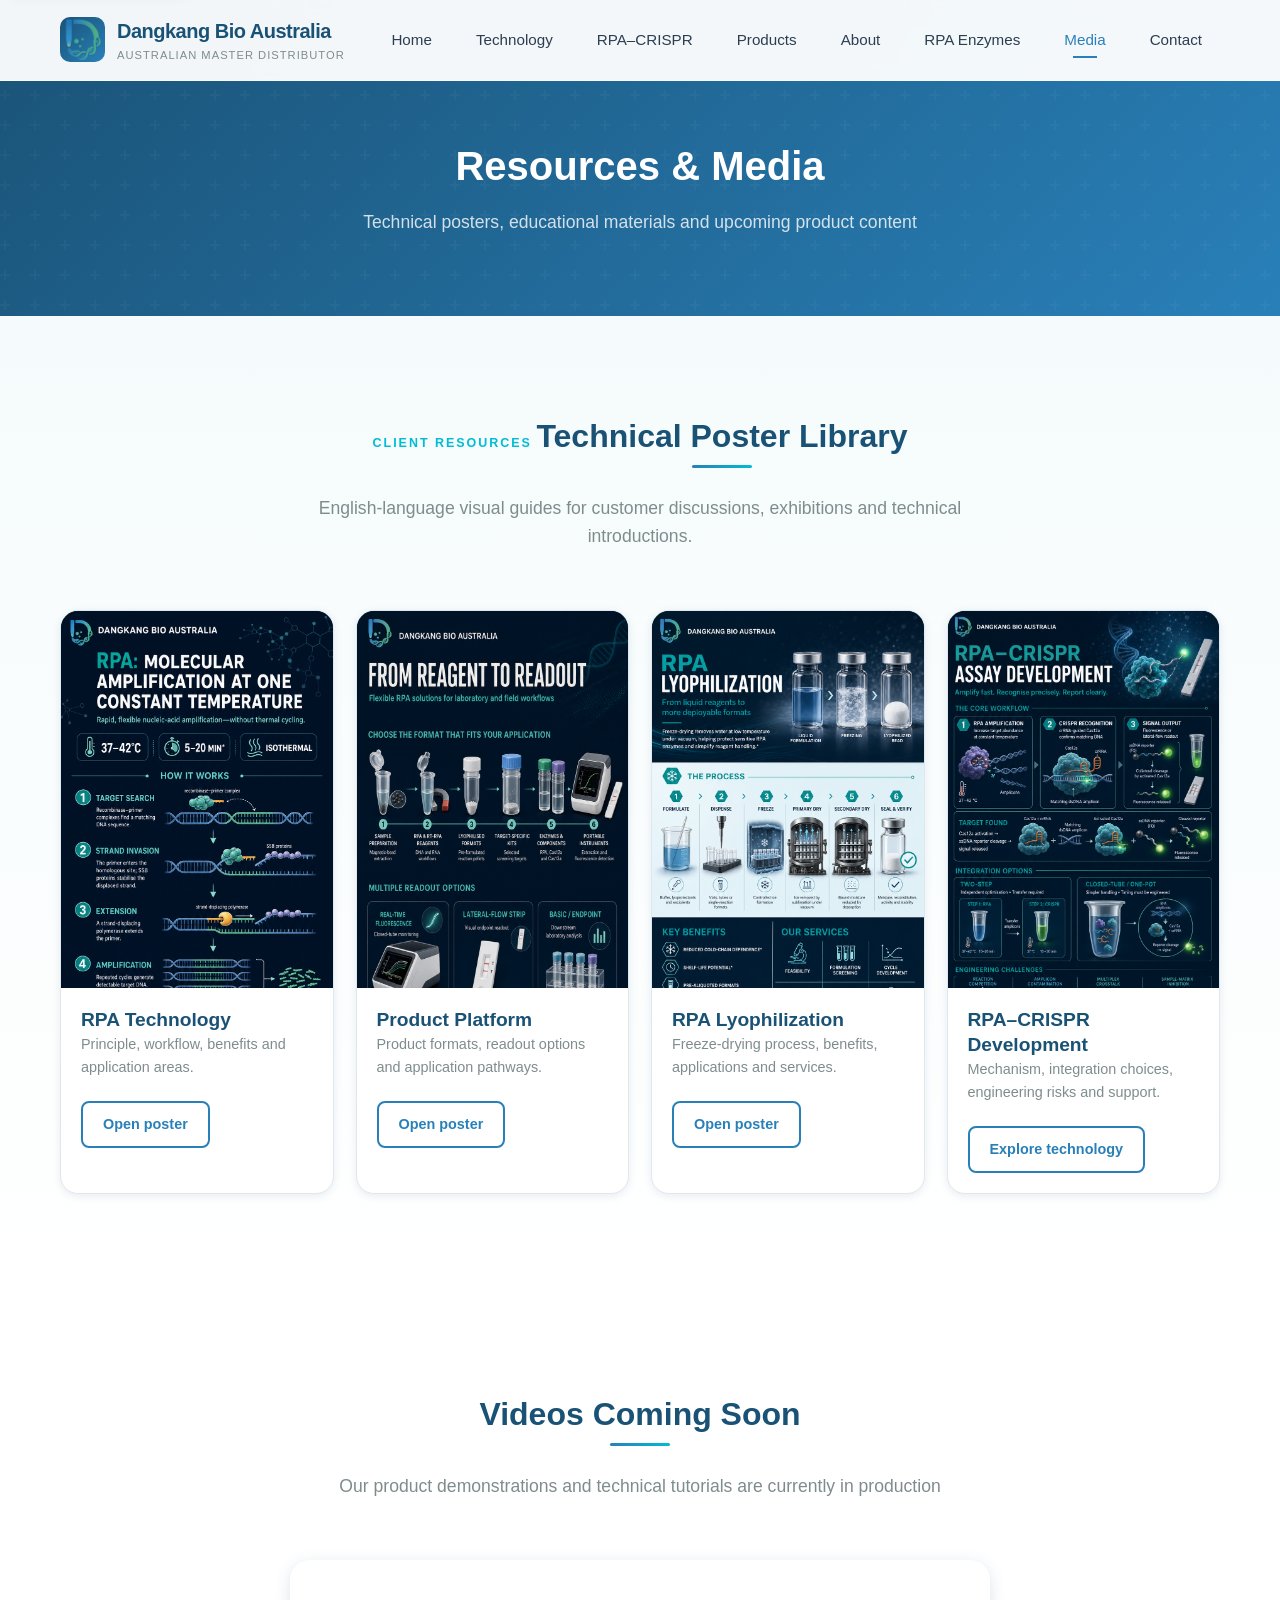
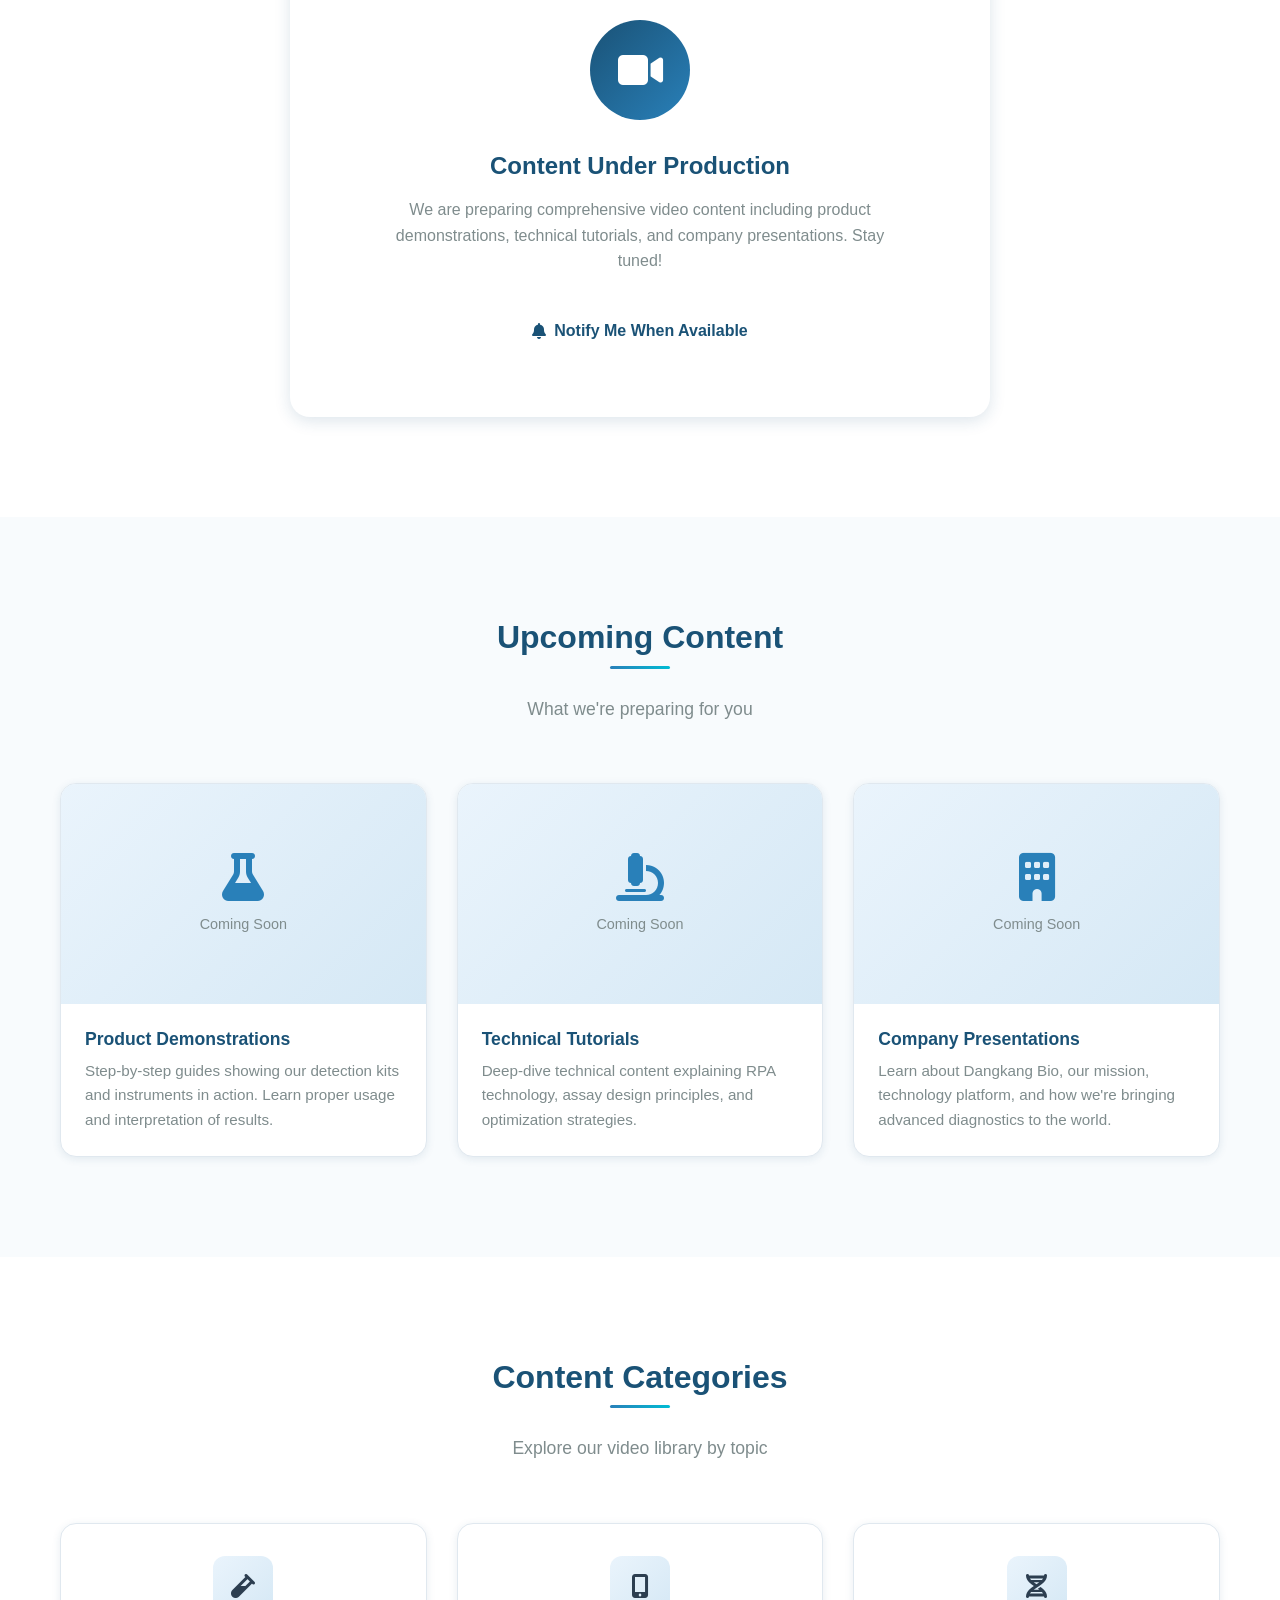
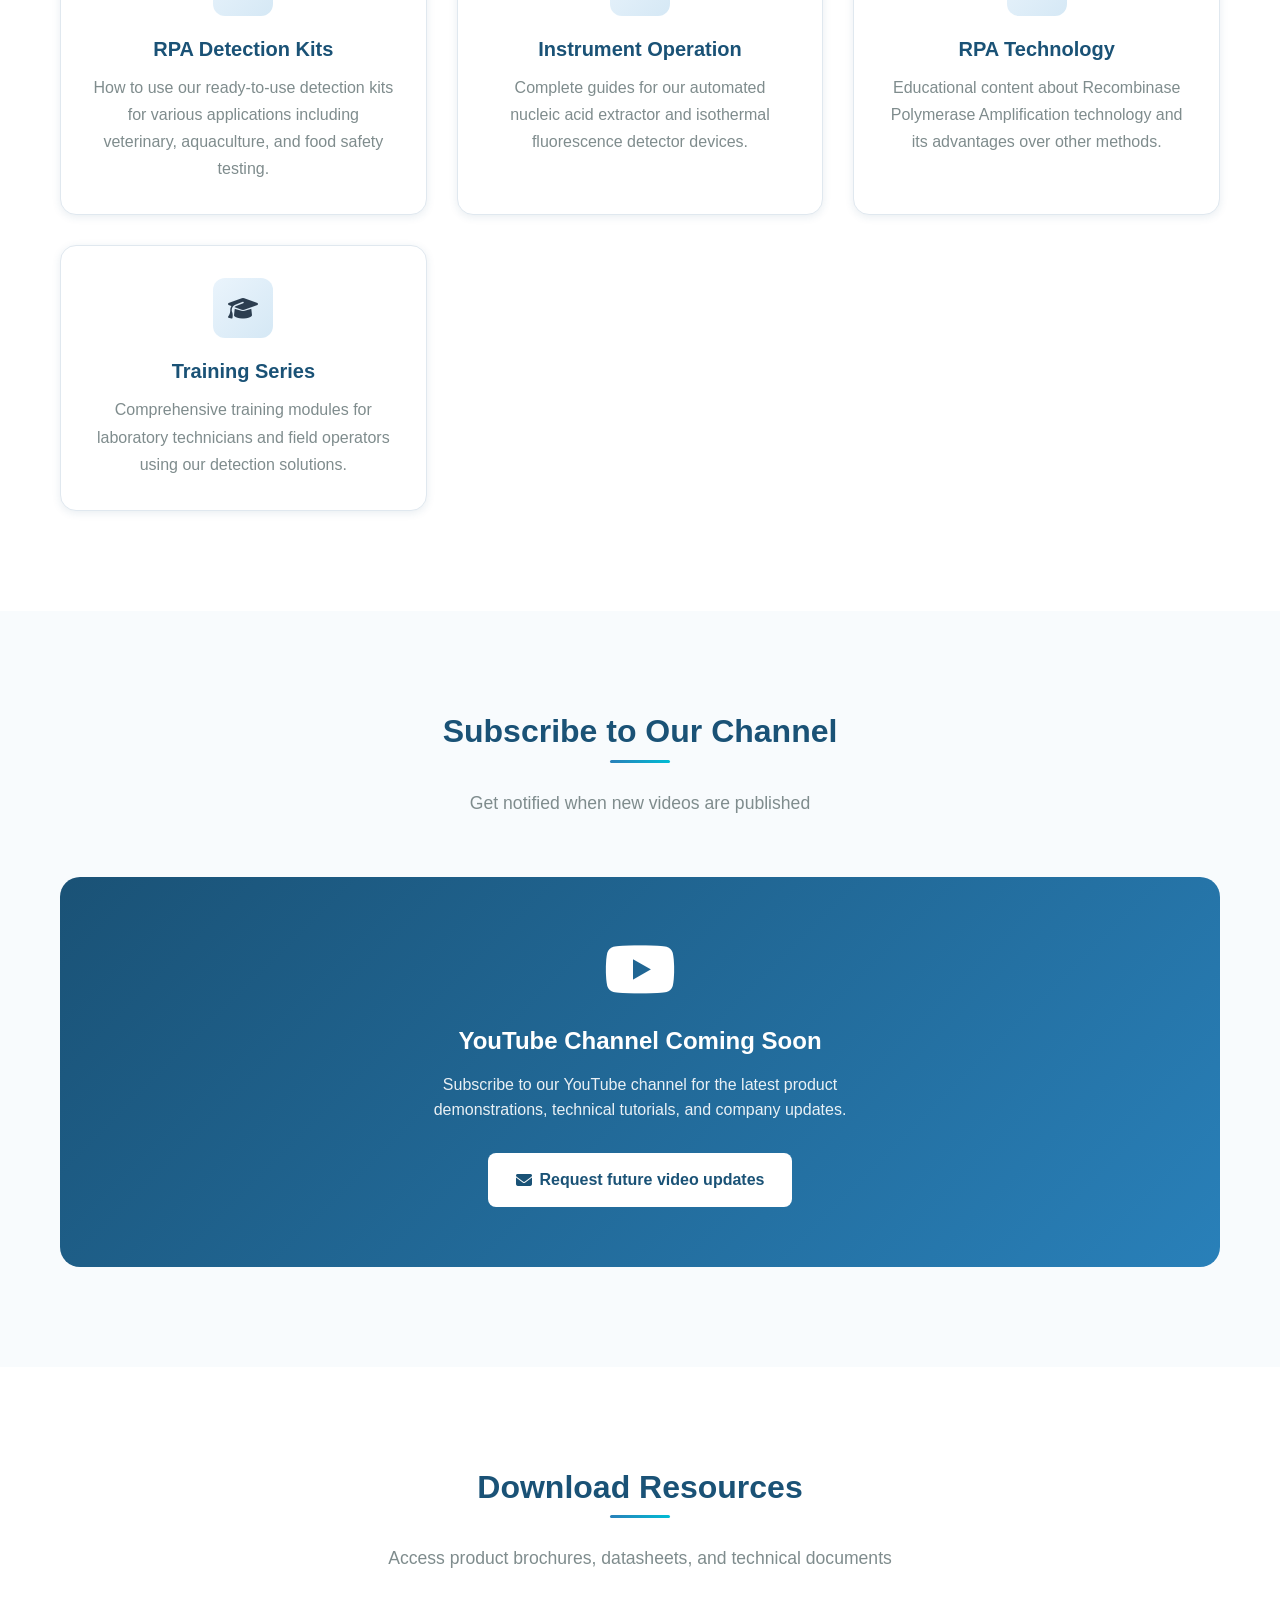
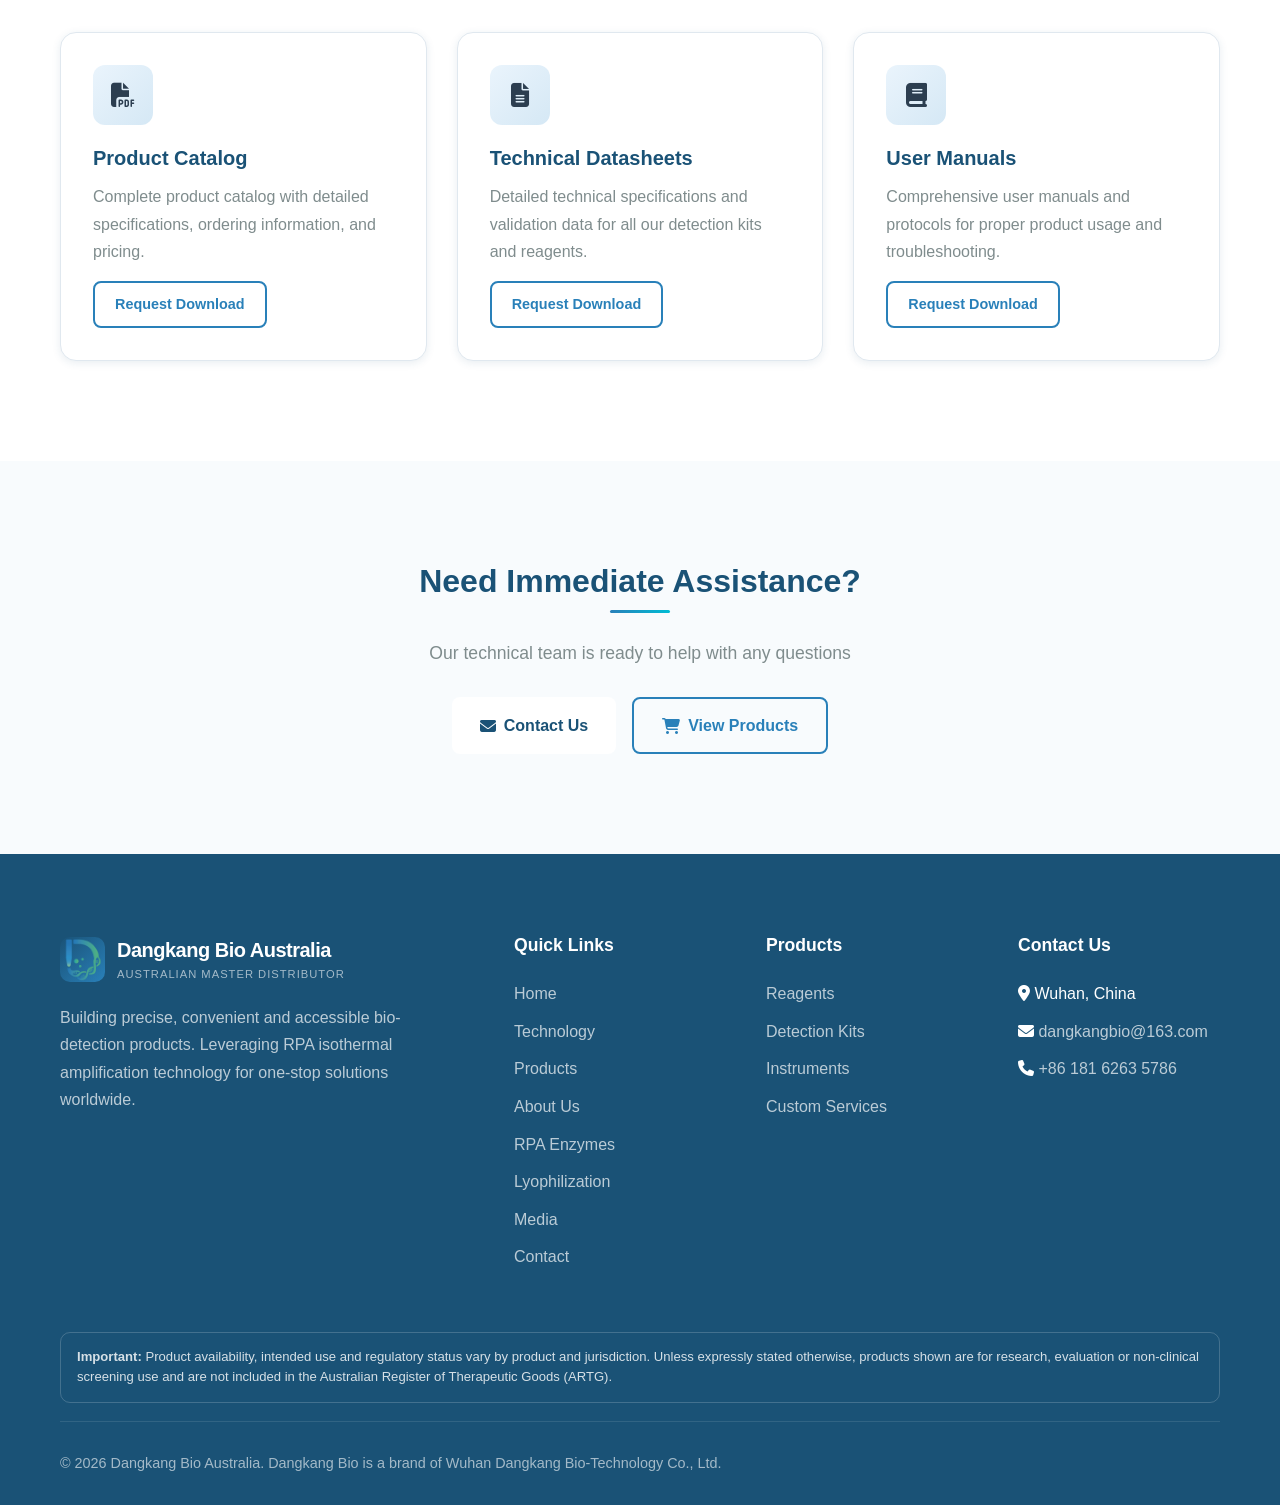
<file: media.html>
<!DOCTYPE html>
<html lang="en">
<head>
  <meta charset="UTF-8">
  <meta name="viewport" content="width=device-width, initial-scale=1.0">
  <meta name="theme-color" content="#073b4c">
  <link rel="icon" href="assets/dangkang-mark.png">
  <meta name="description" content="Videos and media resources from Dangkang Bio - Product demonstrations, technical tutorials, and company presentations.">
  <meta name="keywords" content="Dangkang Bio videos, RPA product demo, nucleic acid detection tutorial, biotech video">
  <title>Resources & Media | Dangkang Bio Australia</title>
  <link rel="canonical" href="https://dangkanggene.github.io/dangkangbio-en/media.html">
  <meta property="og:type" content="website">
  <meta property="og:title" content="Dangkang Bio Australia | RPA Molecular Detection">
  <meta property="og:description" content="Australian access to RPA reagents, detection kits, instruments and assay development support from Dangkang Bio.">
  <meta property="og:url" content="https://dangkanggene.github.io/dangkangbio-en/media.html">
  <meta property="og:image" content="https://dangkanggene.github.io/dangkangbio-en/assets/dangkang-mark.png">
  <link rel="stylesheet" href="css/style.css">
  <link rel="stylesheet" href="https://cdnjs.cloudflare.com/ajax/libs/font-awesome/6.4.0/css/all.min.css">
</head>
<body>
  <a class="skip-link" href="#main-content">Skip to main content</a>
  <!-- Navigation -->
  <nav class="navbar">
    <div class="container">
      <div class="navbar-inner">
        <a href="index.html" class="logo">
          <div class="logo-icon"><img src="assets/dangkang-mark.png" alt="" width="45" height="45"></div>
          <div class="logo-text">
            <span class="logo-name">Dangkang Bio Australia</span>
            <span class="logo-tagline">Australian Master Distributor</span>
          </div>
        </a>
        
        <ul class="nav-links" id="primary-navigation">
          <li><a href="index.html">Home</a></li>
          <li><a href="technology.html">Technology</a></li>
            <li><a href="rpa-crispr.html">RPA–CRISPR</a></li>
          <li><a href="products.html">Products</a></li>
          <li><a href="about.html">About</a></li>
          <li><a href="rpa-enzymes.html">RPA Enzymes</a></li>
          <li><a href="media.html" class="active">Media</a></li>
          <li><a href="contact.html">Contact</a></li>
        </ul>
        
        <button class="menu-toggle" type="button" aria-label="Open navigation" aria-expanded="false" aria-controls="primary-navigation">
          <span></span>
          <span></span>
          <span></span>
        </button>
      </div>
    </div>
  </nav>

  <!-- Page Header -->
  <header class="page-header">
    <div class="container">
      <h1>Resources &amp; Media</h1>
      <p>Technical posters, educational materials and upcoming product content</p>
    </div>
  </header>

  <!-- Coming Soon Notice -->
  <main id="main-content">
  <section class="section poster-library">
    <div class="container">
      <div class="section-header fade-in">
        <span class="eyebrow">Client resources</span>
        <h2>Technical Poster Library</h2>
        <p>English-language visual guides for customer discussions, exhibitions and technical introductions.</p>
      </div>
      <div class="poster-grid">
        <article class="poster-card fade-in"><a href="assets/posters/rpa-technology.png" target="_blank" rel="noopener"><img src="assets/posters/rpa-technology.png" alt="RPA technology poster"></a><div><h3>RPA Technology</h3><p>Principle, workflow, benefits and application areas.</p><a class="btn btn-outline btn-sm" href="assets/posters/rpa-technology.png" target="_blank" rel="noopener">Open poster</a></div></article>
        <article class="poster-card fade-in fade-in-delay-1"><a href="assets/posters/product-platform.png" target="_blank" rel="noopener"><img src="assets/posters/product-platform.png" alt="Dangkang Bio RPA product platform poster"></a><div><h3>Product Platform</h3><p>Product formats, readout options and application pathways.</p><a class="btn btn-outline btn-sm" href="assets/posters/product-platform.png" target="_blank" rel="noopener">Open poster</a></div></article>
        <article class="poster-card fade-in fade-in-delay-2"><a href="assets/posters/rpa-lyophilization.png" target="_blank" rel="noopener"><img src="assets/posters/rpa-lyophilization.png" alt="RPA lyophilization process and service poster"></a><div><h3>RPA Lyophilization</h3><p>Freeze-drying process, benefits, applications and services.</p><a class="btn btn-outline btn-sm" href="assets/posters/rpa-lyophilization.png" target="_blank" rel="noopener">Open poster</a></div></article>
        <article class="poster-card fade-in fade-in-delay-3"><a href="assets/posters/rpa-crispr-assay-development.png" target="_blank" rel="noopener"><img src="assets/posters/rpa-crispr-assay-development.png" alt="RPA–CRISPR assay development service poster"></a><div><h3>RPA–CRISPR Development</h3><p>Mechanism, integration choices, engineering risks and support.</p><a class="btn btn-outline btn-sm" href="rpa-crispr.html">Explore technology</a></div></article>
      </div>
    </div>
  </section>

  <section class="section section-alt">
    <div class="container">
      <div class="section-header fade-in">
        <h2>Videos Coming Soon</h2>
        <p>Our product demonstrations and technical tutorials are currently in production</p>
      </div>
      
      <div style="background: white; border-radius: 20px; padding: 60px; text-align: center; box-shadow: var(--shadow-md); max-width: 700px; margin: 0 auto;" class="fade-in">
        <div style="width: 100px; height: 100px; background: linear-gradient(135deg, var(--primary-dark), var(--primary-light)); border-radius: 50%; display: flex; align-items: center; justify-content: center; margin: 0 auto 30px;">
          <i class="fas fa-video" style="font-size: 2.5rem; color: white;"></i>
        </div>
        <h3 style="margin-bottom: 16px;">Content Under Production</h3>
        <p style="color: var(--text-light); max-width: 500px; margin: 0 auto 30px;">
          We are preparing comprehensive video content including product demonstrations, technical tutorials, and company presentations. Stay tuned!
        </p>
        <div class="hero-buttons" style="justify-content: center;">
          <a href="contact.html" class="btn btn-primary">
            <i class="fas fa-bell"></i> Notify Me When Available
          </a>
        </div>
      </div>
    </div>
  </section>

  <!-- Video Categories Preview -->
  <section class="section">
    <div class="container">
      <div class="section-header fade-in">
        <h2>Upcoming Content</h2>
        <p>What we're preparing for you</p>
      </div>
      
      <div class="video-grid">
        <div class="video-card fade-in fade-in-delay-1">
          <div class="video-placeholder">
            <i class="fas fa-flask"></i>
            <span>Coming Soon</span>
          </div>
          <div class="video-content">
            <h3>Product Demonstrations</h3>
            <p>Step-by-step guides showing our detection kits and instruments in action. Learn proper usage and interpretation of results.</p>
          </div>
        </div>
        
        <div class="video-card fade-in fade-in-delay-2">
          <div class="video-placeholder">
            <i class="fas fa-microscope"></i>
            <span>Coming Soon</span>
          </div>
          <div class="video-content">
            <h3>Technical Tutorials</h3>
            <p>Deep-dive technical content explaining RPA technology, assay design principles, and optimization strategies.</p>
          </div>
        </div>
        
        <div class="video-card fade-in fade-in-delay-3">
          <div class="video-placeholder">
            <i class="fas fa-building"></i>
            <span>Coming Soon</span>
          </div>
          <div class="video-content">
            <h3>Company Presentations</h3>
            <p>Learn about Dangkang Bio, our mission, technology platform, and how we're bringing advanced diagnostics to the world.</p>
          </div>
        </div>
      </div>
    </div>
  </section>

  <!-- Featured Playlists -->
  <section class="section section-alt">
    <div class="container">
      <div class="section-header fade-in">
        <h2>Content Categories</h2>
        <p>Explore our video library by topic</p>
      </div>
      
      <div class="cards-grid">
        <div class="card fade-in fade-in-delay-1" style="text-align: center;">
          <div class="card-icon" style="margin: 0 auto 20px;">
            <i class="fas fa-vial"></i>
          </div>
          <h3>RPA Detection Kits</h3>
          <p>How to use our ready-to-use detection kits for various applications including veterinary, aquaculture, and food safety testing.</p>
        </div>
        
        <div class="card fade-in fade-in-delay-2" style="text-align: center;">
          <div class="card-icon" style="margin: 0 auto 20px;">
            <i class="fas fa-mobile-alt"></i>
          </div>
          <h3>Instrument Operation</h3>
          <p>Complete guides for our automated nucleic acid extractor and isothermal fluorescence detector devices.</p>
        </div>
        
        <div class="card fade-in fade-in-delay-3" style="text-align: center;">
          <div class="card-icon" style="margin: 0 auto 20px;">
            <i class="fas fa-dna"></i>
          </div>
          <h3>RPA Technology</h3>
          <p>Educational content about Recombinase Polymerase Amplification technology and its advantages over other methods.</p>
        </div>
        
        <div class="card fade-in fade-in-delay-4" style="text-align: center;">
          <div class="card-icon" style="margin: 0 auto 20px;">
            <i class="fas fa-graduation-cap"></i>
          </div>
          <h3>Training Series</h3>
          <p>Comprehensive training modules for laboratory technicians and field operators using our detection solutions.</p>
        </div>
      </div>
    </div>
  </section>

  <!-- YouTube Integration Placeholder -->
  <section class="section">
    <div class="container">
      <div class="section-header fade-in">
        <h2>Subscribe to Our Channel</h2>
        <p>Get notified when new videos are published</p>
      </div>
      
      <div style="background: linear-gradient(135deg, var(--primary-dark), var(--primary-light)); border-radius: 20px; padding: 60px; text-align: center; color: white;" class="fade-in">
        <i class="fab fa-youtube" style="font-size: 4rem; margin-bottom: 24px;"></i>
        <h3 style="color: white; margin-bottom: 16px;">YouTube Channel Coming Soon</h3>
        <p style="color: rgba(255, 255, 255, 0.9); max-width: 500px; margin: 0 auto 30px;">
          Subscribe to our YouTube channel for the latest product demonstrations, technical tutorials, and company updates.
        </p>
        <a href="contact.html" class="btn btn-primary" style="background: white; color: var(--primary-dark);">
          <i class="fas fa-envelope"></i> Request future video updates
        </a>
      </div>
    </div>
  </section>

  <!-- Download Resources -->
  <section class="section section-alt">
    <div class="container">
      <div class="section-header fade-in">
        <h2>Download Resources</h2>
        <p>Access product brochures, datasheets, and technical documents</p>
      </div>
      
      <div class="cards-grid">
        <div class="card fade-in fade-in-delay-1">
          <div class="card-icon">
            <i class="fas fa-file-pdf"></i>
          </div>
          <h3>Product Catalog</h3>
          <p>Complete product catalog with detailed specifications, ordering information, and pricing.</p>
          <a href="contact.html" class="btn btn-outline btn-sm" style="margin-top: 16px;">Request Download</a>
        </div>
        
        <div class="card fade-in fade-in-delay-2">
          <div class="card-icon">
            <i class="fas fa-file-alt"></i>
          </div>
          <h3>Technical Datasheets</h3>
          <p>Detailed technical specifications and validation data for all our detection kits and reagents.</p>
          <a href="contact.html" class="btn btn-outline btn-sm" style="margin-top: 16px;">Request Download</a>
        </div>
        
        <div class="card fade-in fade-in-delay-3">
          <div class="card-icon">
            <i class="fas fa-book"></i>
          </div>
          <h3>User Manuals</h3>
          <p>Comprehensive user manuals and protocols for proper product usage and troubleshooting.</p>
          <a href="contact.html" class="btn btn-outline btn-sm" style="margin-top: 16px;">Request Download</a>
        </div>
      </div>
    </div>
  </section>

  <!-- CTA Section -->
  <section class="section">
    <div class="container">
      <div class="section-header fade-in" style="margin-bottom: 0;">
        <h2>Need Immediate Assistance?</h2>
        <p>Our technical team is ready to help with any questions</p>
        <div class="hero-buttons" style="margin-top: 30px;">
          <a href="contact.html" class="btn btn-primary">
            <i class="fas fa-envelope"></i> Contact Us
          </a>
          <a href="products.html" class="btn btn-outline">
            <i class="fas fa-shopping-cart"></i> View Products
          </a>
        </div>
      </div>
    </div>
  </section>

  </main>

  <!-- Footer -->
  <footer class="footer">
    <div class="container">
      <div class="footer-grid">
        <div class="footer-brand">
          <a href="index.html" class="logo">
            <div class="logo-icon"><img src="assets/dangkang-mark.png" alt="" width="45" height="45"></div>
            <div class="logo-text">
              <span class="logo-name">Dangkang Bio Australia</span>
              <span class="logo-tagline">Australian Master Distributor</span>
            </div>
          </a>
          <p>Building precise, convenient and accessible bio-detection products. Leveraging RPA isothermal amplification technology for one-stop solutions worldwide.</p>
        </div>
        
        <div>
          <h4>Quick Links</h4>
          <ul class="footer-links">
            <li><a href="index.html">Home</a></li>
            <li><a href="technology.html">Technology</a></li>
            <li><a href="products.html">Products</a></li>
            <li><a href="about.html">About Us</a></li>
            <li><a href="rpa-enzymes.html">RPA Enzymes</a></li>
            <li><a href="lyophilization.html">Lyophilization</a></li>
            <li><a href="media.html">Media</a></li>
            <li><a href="contact.html">Contact</a></li>
          </ul>
        </div>
        
        <div>
          <h4>Products</h4>
          <ul class="footer-links">
            <li><a href="products.html#reagents">Reagents</a></li>
            <li><a href="products.html#detection-kits">Detection Kits</a></li>
            <li><a href="products.html#instruments">Instruments</a></li>
            <li><a href="products.html#custom">Custom Services</a></li>
          </ul>
        </div>
        
        <div>
          <h4>Contact Us</h4>
          <ul class="footer-links">
            <li><i class="fas fa-map-marker-alt"></i> Wuhan, China</li>
            <li><i class="fas fa-envelope"></i> <a href="mailto:dangkangbio@163.com">dangkangbio@163.com</a></li>
            <li><i class="fas fa-phone"></i> <a href="tel:+8618162635786">+86 181 6263 5786</a></li>
          </ul>
        </div>
      </div>
      
      <div class="regulatory-note"><strong>Important:</strong> Product availability, intended use and regulatory status vary by product and jurisdiction. Unless expressly stated otherwise, products shown are for research, evaluation or non-clinical screening use and are not included in the Australian Register of Therapeutic Goods (ARTG).</div>
      <div class="footer-bottom">
        <p>&copy; 2026 Dangkang Bio Australia. Dangkang Bio is a brand of Wuhan Dangkang Bio-Technology Co., Ltd.</p>
      </div>
    </div>
  </footer>

  <script src="js/main.js"></script>
</body>
</html>
</file>
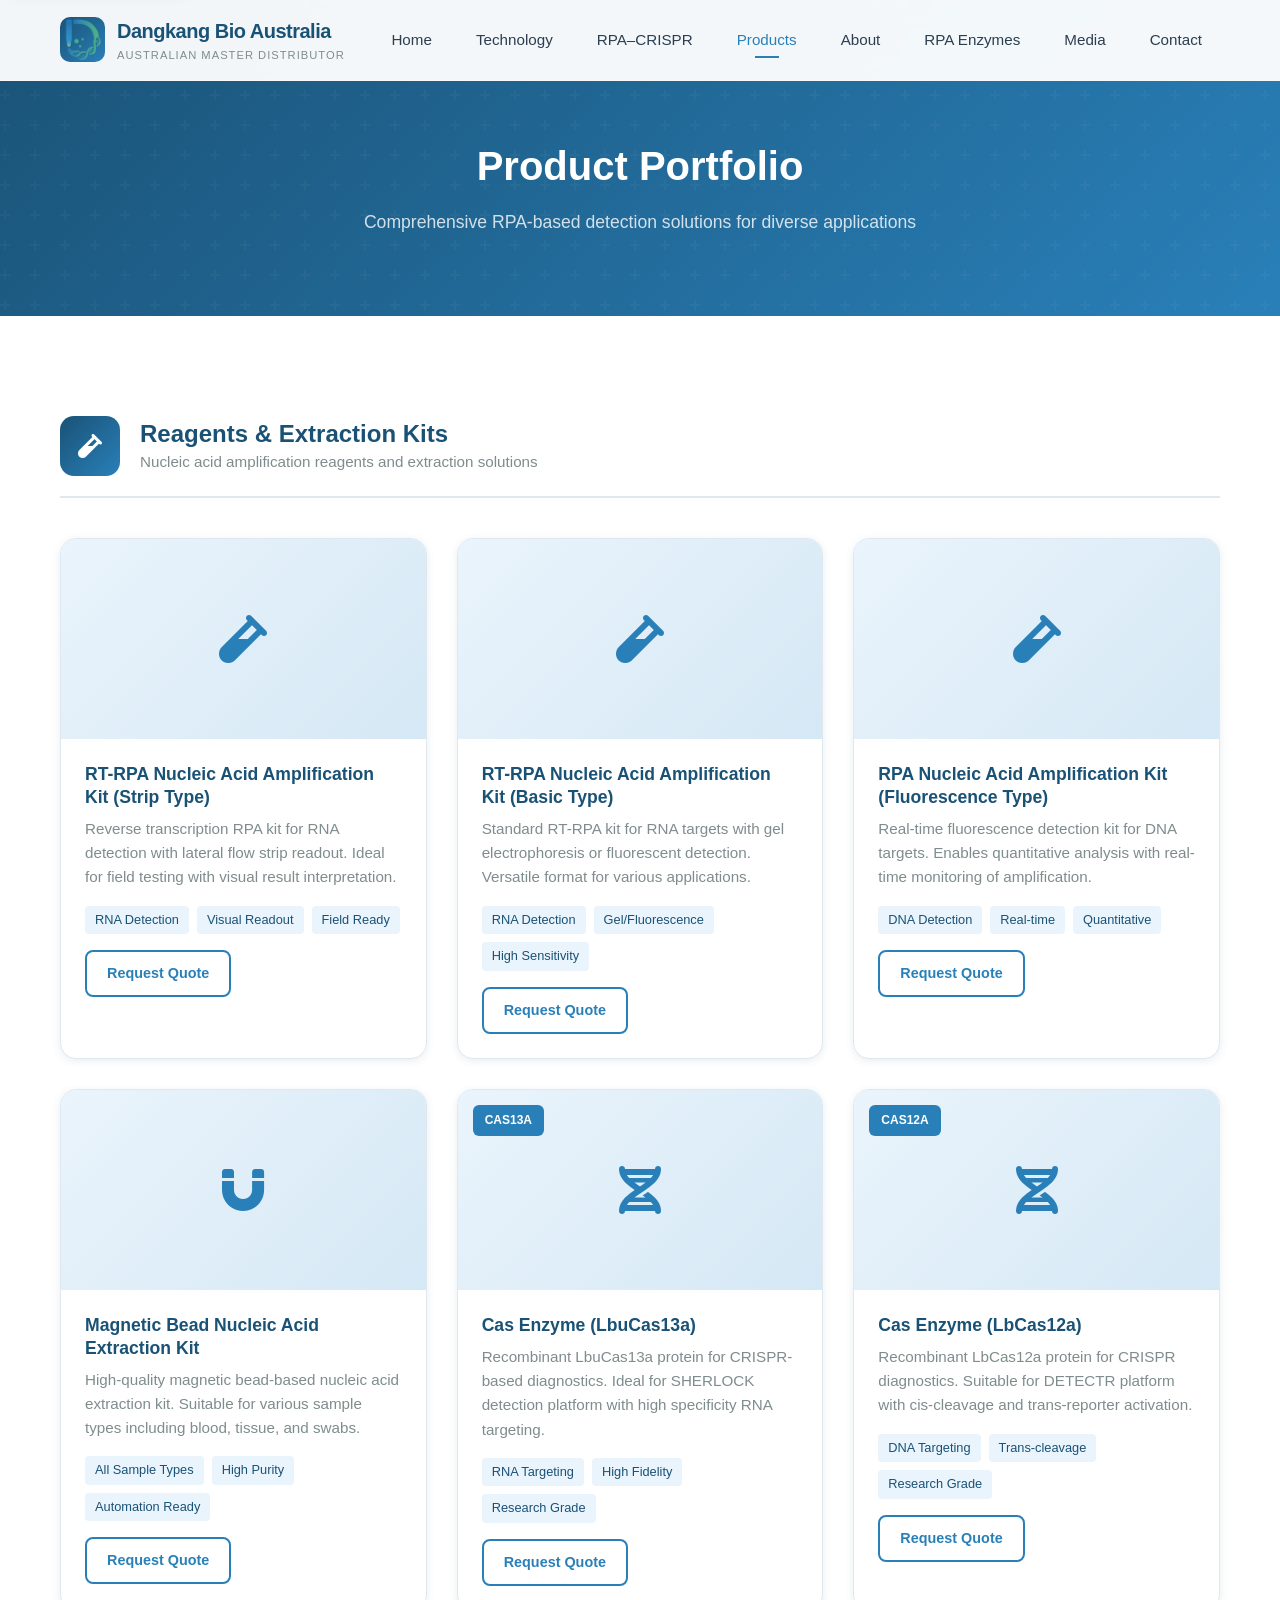
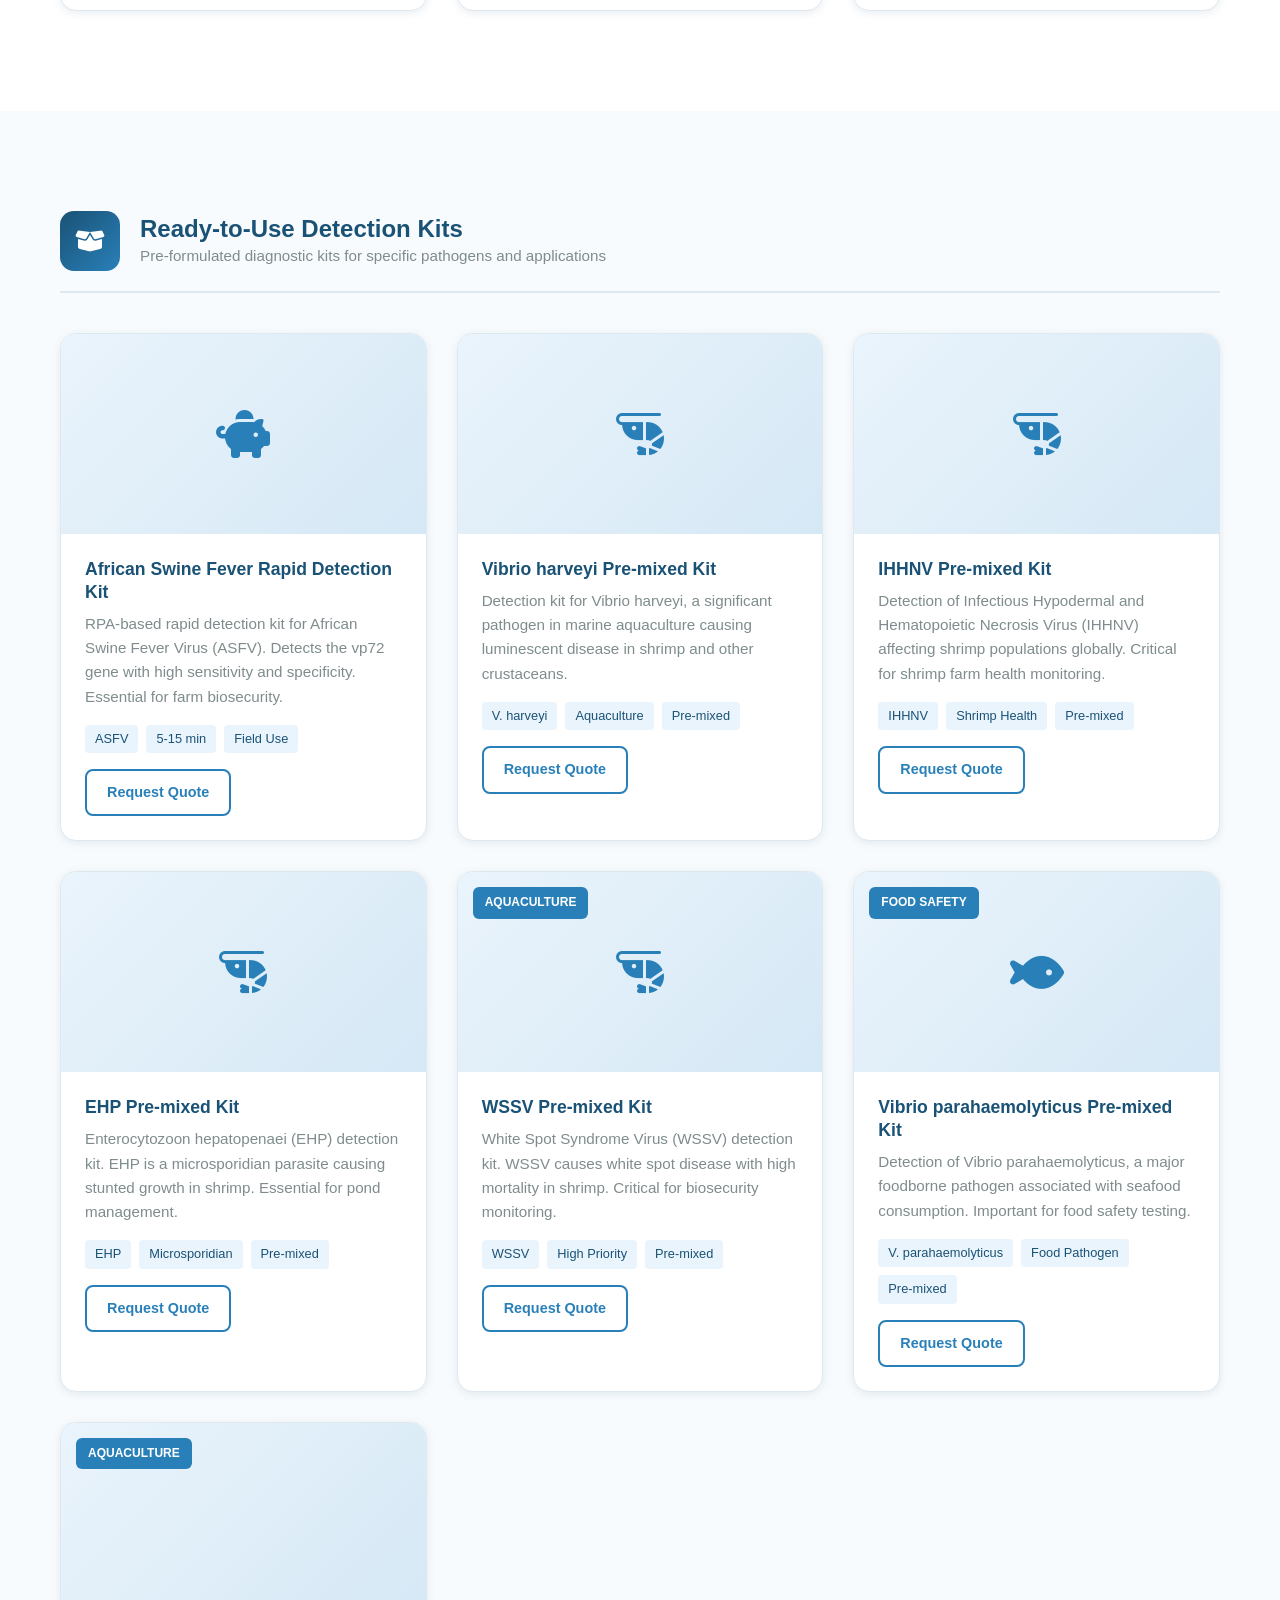
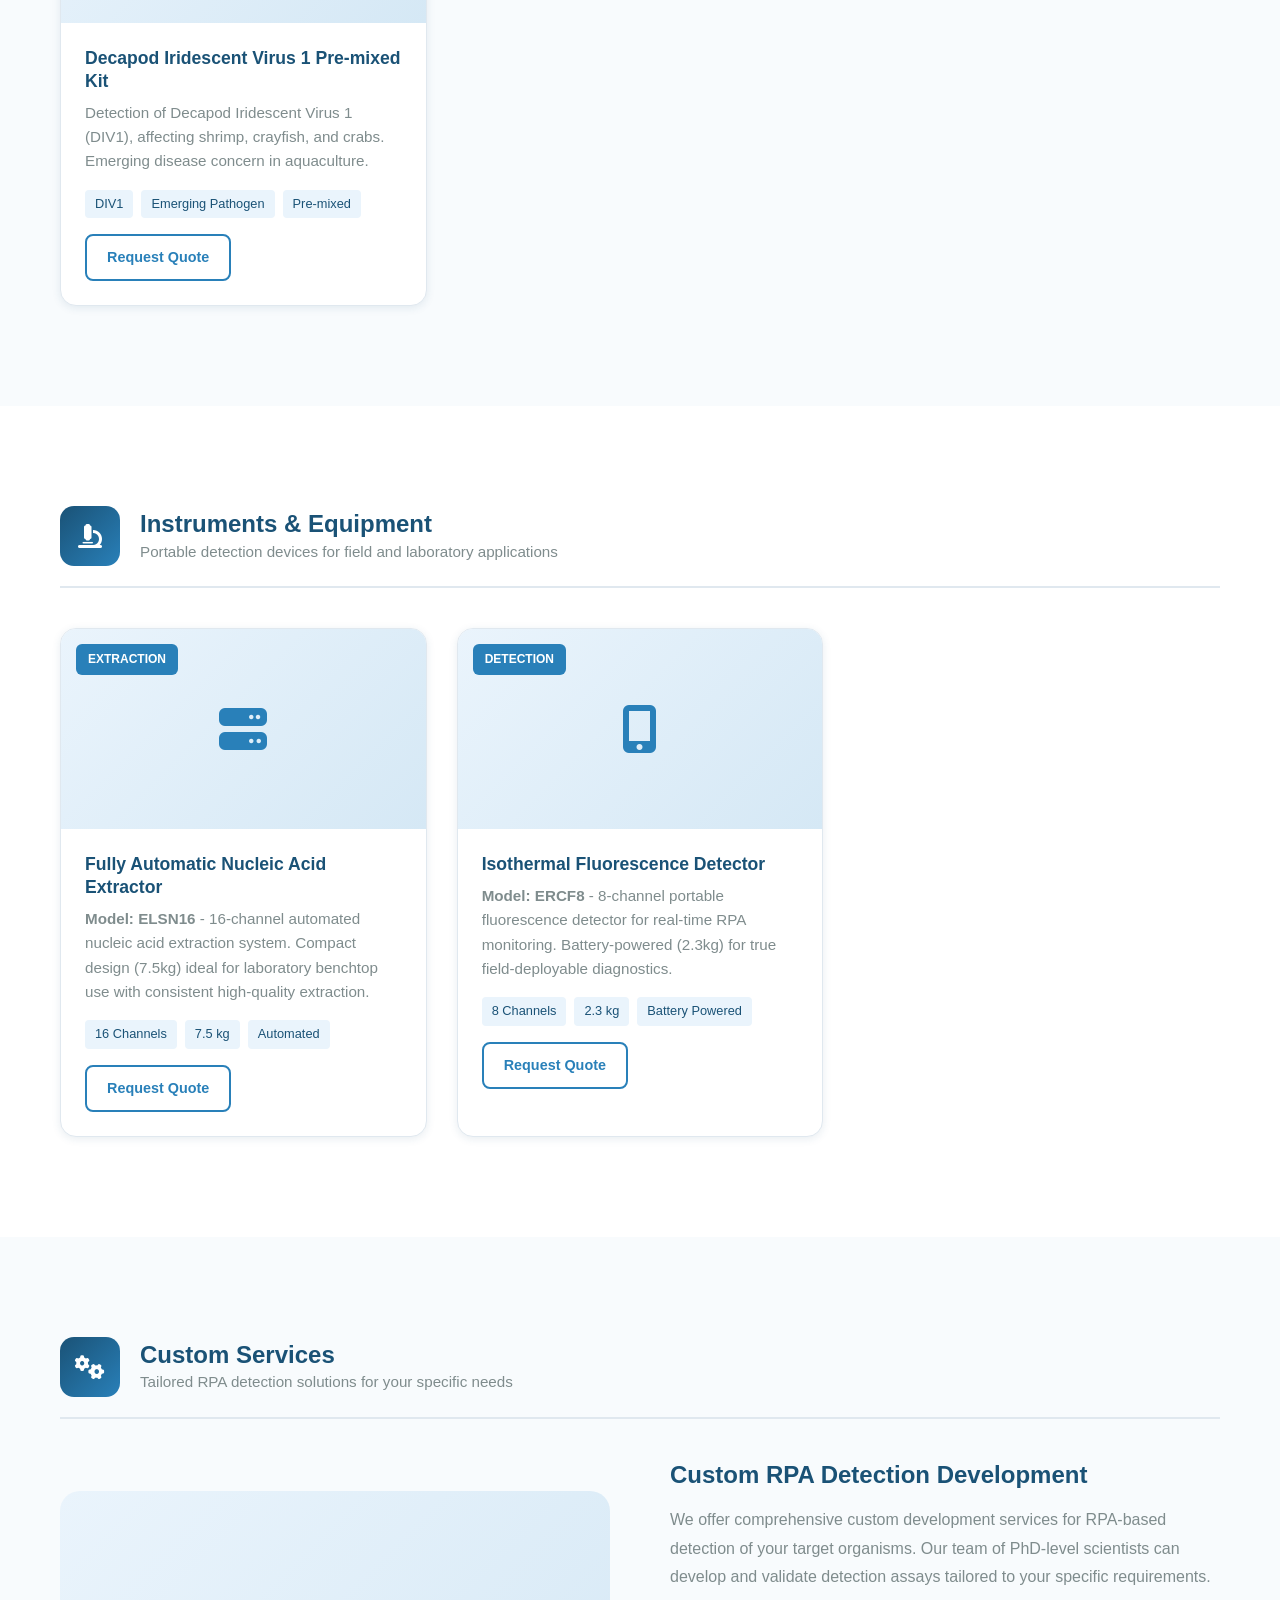
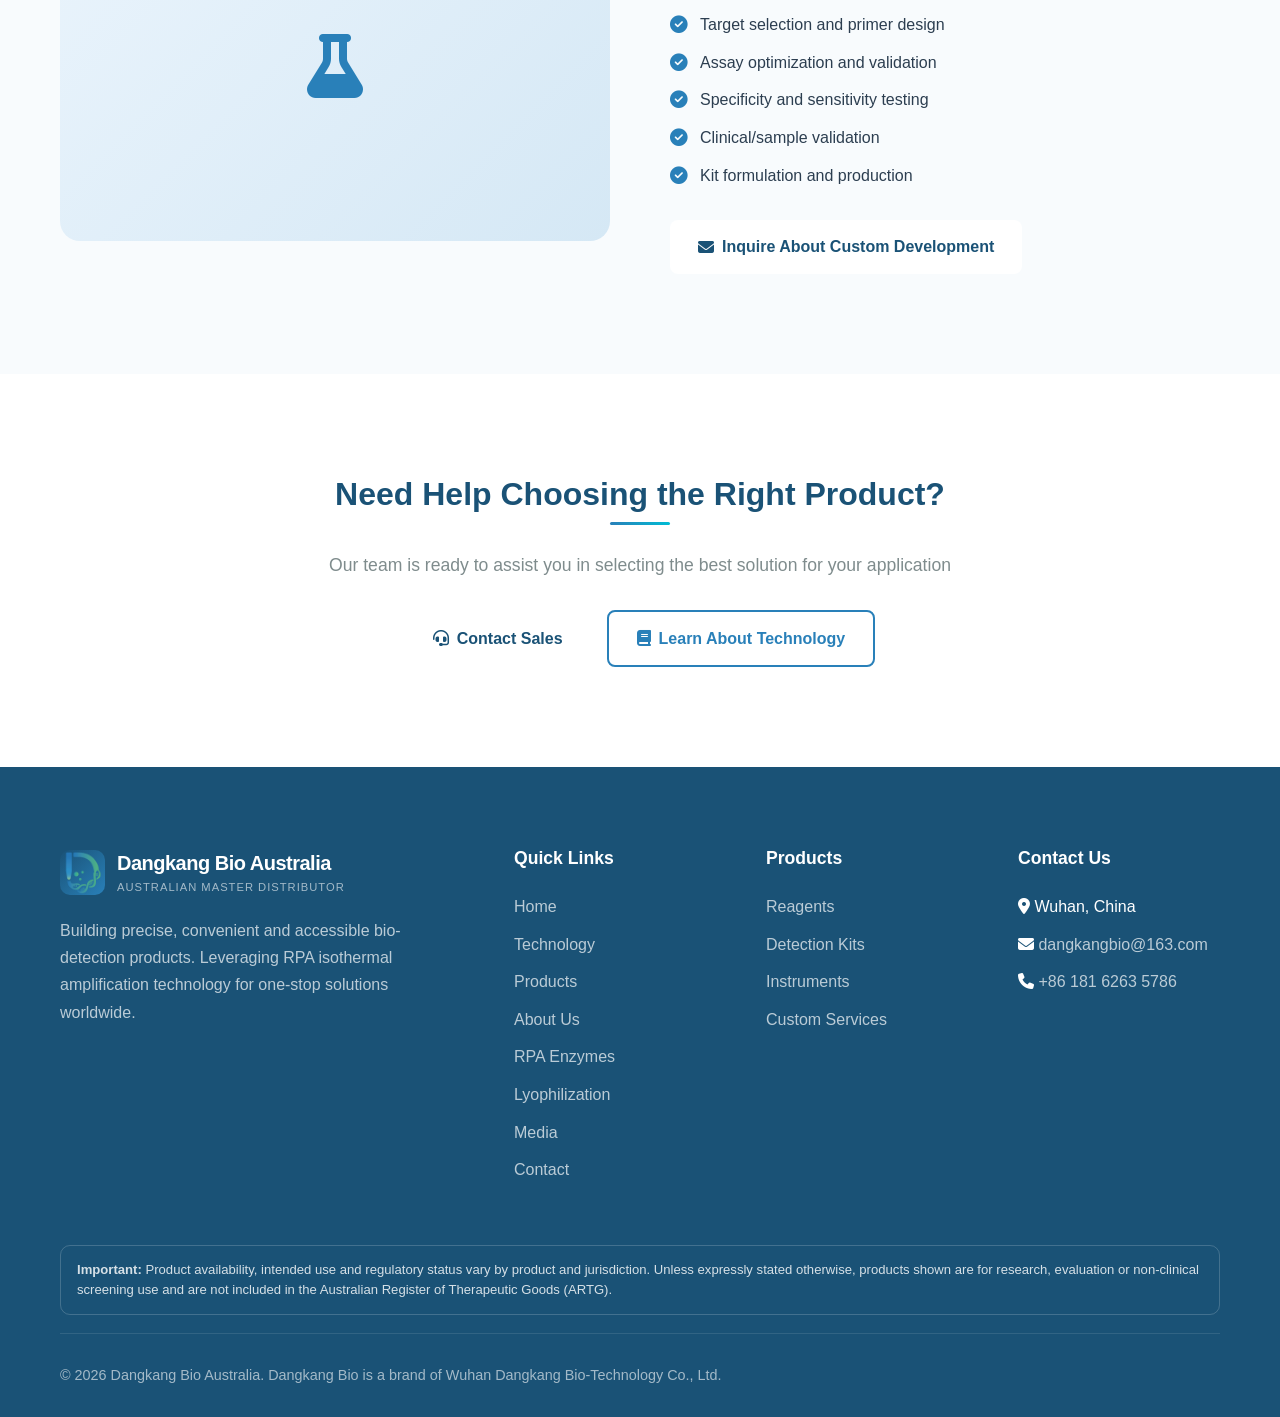
<file: products.html>
<!DOCTYPE html>
<html lang="en">
<head>
  <meta charset="UTF-8">
  <meta name="viewport" content="width=device-width, initial-scale=1.0">
  <meta name="theme-color" content="#073b4c">
  <link rel="icon" href="assets/dangkang-mark.png">
  <meta name="description" content="Explore Dangkang Bio's comprehensive portfolio of RPA-based detection products including reagents, ready-to-use kits, and instruments.">
  <meta name="keywords" content="RPA kits, nucleic acid extraction, Cas enzyme, African Swine Fever, detection kit, biosafety, Dangkang Bio products">
  <title>RPA Products Australia | Reagents, Kits & Instruments</title>
  <link rel="canonical" href="https://dangkanggene.github.io/dangkangbio-en/products.html">
  <meta property="og:type" content="website">
  <meta property="og:title" content="Dangkang Bio Australia | RPA Molecular Detection">
  <meta property="og:description" content="Australian access to RPA reagents, detection kits, instruments and assay development support from Dangkang Bio.">
  <meta property="og:url" content="https://dangkanggene.github.io/dangkangbio-en/products.html">
  <meta property="og:image" content="https://dangkanggene.github.io/dangkangbio-en/assets/dangkang-mark.png">
  <link rel="stylesheet" href="css/style.css">
  <link rel="stylesheet" href="https://cdnjs.cloudflare.com/ajax/libs/font-awesome/6.4.0/css/all.min.css">
</head>
<body>
  <a class="skip-link" href="#main-content">Skip to main content</a>
  <!-- Navigation -->
  <nav class="navbar">
    <div class="container">
      <div class="navbar-inner">
        <a href="index.html" class="logo">
          <div class="logo-icon"><img src="assets/dangkang-mark.png" alt="" width="45" height="45"></div>
          <div class="logo-text">
            <span class="logo-name">Dangkang Bio Australia</span>
            <span class="logo-tagline">Australian Master Distributor</span>
          </div>
        </a>
        
        <ul class="nav-links" id="primary-navigation">
          <li><a href="index.html">Home</a></li>
          <li><a href="technology.html">Technology</a></li>
            <li><a href="rpa-crispr.html">RPA–CRISPR</a></li>
          <li><a href="products.html" class="active">Products</a></li>
          <li><a href="about.html">About</a></li>
          <li><a href="rpa-enzymes.html">RPA Enzymes</a></li>
          <li><a href="media.html">Media</a></li>
          <li><a href="contact.html">Contact</a></li>
        </ul>
        
        <button class="menu-toggle" type="button" aria-label="Open navigation" aria-expanded="false" aria-controls="primary-navigation">
          <span></span>
          <span></span>
          <span></span>
        </button>
      </div>
    </div>
  </nav>

  <!-- Page Header -->
  <header class="page-header">
    <div class="container">
      <h1>Product Portfolio</h1>
      <p>Comprehensive RPA-based detection solutions for diverse applications</p>
    </div>
  </header>

  <!-- Reagents & Extraction Kits -->
  <main id="main-content">
  <section class="section section-alt" id="reagents">
    <div class="container">
      <div class="product-category">
        <div class="category-header fade-in">
          <div class="category-icon">
            <i class="fas fa-vial"></i>
          </div>
          <div>
            <h2>Reagents & Extraction Kits</h2>
            <p>Nucleic acid amplification reagents and extraction solutions</p>
          </div>
        </div>
        
        <div class="products-grid">
          <div class="product-card fade-in fade-in-delay-1">
            <div class="product-image">
              <img src="https://aimg8.dlssyht.cn/u/2322182/product/11981/23961112_1778136665.jpg" alt="RT-RPA Strip Type Kit" onerror="this.style.display='none'; this.parentElement.innerHTML='<i class=\'fas fa-vial\'></i>'">
              <span class="product-badge">Strip Type</span>
            </div>
            <div class="product-content">
              <h3>RT-RPA Nucleic Acid Amplification Kit (Strip Type)</h3>
              <p>Reverse transcription RPA kit for RNA detection with lateral flow strip readout. Ideal for field testing with visual result interpretation.</p>
              <div class="product-specs">
                <span class="spec-tag">RNA Detection</span>
                <span class="spec-tag">Visual Readout</span>
                <span class="spec-tag">Field Ready</span>
              </div>
              <a href="contact.html" class="btn btn-outline btn-sm">Request Quote</a>
            </div>
          </div>
          
          <div class="product-card fade-in fade-in-delay-2">
            <div class="product-image">
              <img src="https://aimg8.dlssyht.cn/u/2322182/product/11981/23960566_1778134437.jpg" alt="RT-RPA Basic Type Kit" onerror="this.style.display='none'; this.parentElement.innerHTML='<i class=\'fas fa-vial\'></i>'">
              <span class="product-badge">Basic Type</span>
            </div>
            <div class="product-content">
              <h3>RT-RPA Nucleic Acid Amplification Kit (Basic Type)</h3>
              <p>Standard RT-RPA kit for RNA targets with gel electrophoresis or fluorescent detection. Versatile format for various applications.</p>
              <div class="product-specs">
                <span class="spec-tag">RNA Detection</span>
                <span class="spec-tag">Gel/Fluorescence</span>
                <span class="spec-tag">High Sensitivity</span>
              </div>
              <a href="contact.html" class="btn btn-outline btn-sm">Request Quote</a>
            </div>
          </div>
          
          <div class="product-card fade-in fade-in-delay-3">
            <div class="product-image">
              <img src="https://aimg8.dlssyht.cn/u/2322182/product/11981/23960898_1778135790.jpg" alt="RPA Fluorescence Type Kit" onerror="this.style.display='none'; this.parentElement.innerHTML='<i class=\'fas fa-vial\'></i>'">
              <span class="product-badge">Fluorescence</span>
            </div>
            <div class="product-content">
              <h3>RPA Nucleic Acid Amplification Kit (Fluorescence Type)</h3>
              <p>Real-time fluorescence detection kit for DNA targets. Enables quantitative analysis with real-time monitoring of amplification.</p>
              <div class="product-specs">
                <span class="spec-tag">DNA Detection</span>
                <span class="spec-tag">Real-time</span>
                <span class="spec-tag">Quantitative</span>
              </div>
              <a href="contact.html" class="btn btn-outline btn-sm">Request Quote</a>
            </div>
          </div>
          
          <div class="product-card fade-in fade-in-delay-1">
            <div class="product-image">
              <img src="https://aimg8.dlssyht.cn/u/2322182/module/simplepicbackground/11792/23582466_1774852081.jpg" alt="Magnetic Bead Nucleic Acid Extraction Kit" onerror="this.style.display='none'; this.parentElement.innerHTML='<i class=\'fas fa-magnet\'></i>'">
              <span class="product-badge">Extraction</span>
            </div>
            <div class="product-content">
              <h3>Magnetic Bead Nucleic Acid Extraction Kit</h3>
              <p>High-quality magnetic bead-based nucleic acid extraction kit. Suitable for various sample types including blood, tissue, and swabs.</p>
              <div class="product-specs">
                <span class="spec-tag">All Sample Types</span>
                <span class="spec-tag">High Purity</span>
                <span class="spec-tag">Automation Ready</span>
              </div>
              <a href="contact.html" class="btn btn-outline btn-sm">Request Quote</a>
            </div>
          </div>
          
          <div class="product-card fade-in fade-in-delay-2" id="cas-enzymes">
            <div class="product-image">
              <i class="fas fa-dna"></i>
              <span class="product-badge">Cas13a</span>
            </div>
            <div class="product-content">
              <h3>Cas Enzyme (LbuCas13a)</h3>
              <p>Recombinant LbuCas13a protein for CRISPR-based diagnostics. Ideal for SHERLOCK detection platform with high specificity RNA targeting.</p>
              <div class="product-specs">
                <span class="spec-tag">RNA Targeting</span>
                <span class="spec-tag">High Fidelity</span>
                <span class="spec-tag">Research Grade</span>
              </div>
              <a href="contact.html" class="btn btn-outline btn-sm">Request Quote</a>
            </div>
          </div>
          
          <div class="product-card fade-in fade-in-delay-3">
            <div class="product-image">
              <i class="fas fa-dna"></i>
              <span class="product-badge">Cas12a</span>
            </div>
            <div class="product-content">
              <h3>Cas Enzyme (LbCas12a)</h3>
              <p>Recombinant LbCas12a protein for CRISPR diagnostics. Suitable for DETECTR platform with cis-cleavage and trans-reporter activation.</p>
              <div class="product-specs">
                <span class="spec-tag">DNA Targeting</span>
                <span class="spec-tag">Trans-cleavage</span>
                <span class="spec-tag">Research Grade</span>
              </div>
              <a href="contact.html" class="btn btn-outline btn-sm">Request Quote</a>
            </div>
          </div>
        </div>
      </div>
    </div>
  </section>

  <!-- Ready-to-Use Detection Kits -->
  <section class="section" id="detection-kits">
    <div class="container">
      <div class="product-category">
        <div class="category-header fade-in">
          <div class="category-icon">
            <i class="fas fa-box-open"></i>
          </div>
          <div>
            <h2>Ready-to-Use Detection Kits</h2>
            <p>Pre-formulated diagnostic kits for specific pathogens and applications</p>
          </div>
        </div>
        
        <div class="products-grid">
          <div class="product-card fade-in fade-in-delay-1">
            <div class="product-image">
              <img src="https://aimg8.dlssyht.cn/u/2322182/product/11981/23961236_1778137380.jpg" alt="African Swine Fever Rapid Detection Kit" onerror="this.style.display='none'; this.parentElement.innerHTML='<i class=\'fas fa-piggy-bank\'></i>'">
              <span class="product-badge">Veterinary</span>
            </div>
            <div class="product-content">
              <h3>African Swine Fever Rapid Detection Kit</h3>
              <p>RPA-based rapid detection kit for African Swine Fever Virus (ASFV). Detects the vp72 gene with high sensitivity and specificity. Essential for farm biosecurity.</p>
              <div class="product-specs">
                <span class="spec-tag">ASFV</span>
                <span class="spec-tag">5-15 min</span>
                <span class="spec-tag">Field Use</span>
              </div>
              <a href="contact.html" class="btn btn-outline btn-sm">Request Quote</a>
            </div>
          </div>
          
          <div class="product-card fade-in fade-in-delay-2">
            <div class="product-image">
              <img src="https://aimg8.dlssyht.cn/u/2322182/product/11884/23766427_1776236440.jpg" alt="Vibrio harveyi Pre-mixed Kit" onerror="this.style.display='none'; this.parentElement.innerHTML='<i class=\'fas fa-shrimp\'></i>'">
              <span class="product-badge">Aquaculture</span>
            </div>
            <div class="product-content">
              <h3>Vibrio harveyi Pre-mixed Kit</h3>
              <p>Detection kit for Vibrio harveyi, a significant pathogen in marine aquaculture causing luminescent disease in shrimp and other crustaceans.</p>
              <div class="product-specs">
                <span class="spec-tag">V. harveyi</span>
                <span class="spec-tag">Aquaculture</span>
                <span class="spec-tag">Pre-mixed</span>
              </div>
              <a href="contact.html" class="btn btn-outline btn-sm">Request Quote</a>
            </div>
          </div>
          
          <div class="product-card fade-in fade-in-delay-3">
            <div class="product-image">
              <img src="https://aimg8.dlssyht.cn/u/2322182/product/11878/23755319_1776151904.jpg" alt="IHHNV Pre-mixed Kit" onerror="this.style.display='none'; this.parentElement.innerHTML='<i class=\'fas fa-shrimp\'></i>'">
              <span class="product-badge">Aquaculture</span>
            </div>
            <div class="product-content">
              <h3>IHHNV Pre-mixed Kit</h3>
              <p>Detection of Infectious Hypodermal and Hematopoietic Necrosis Virus (IHHNV) affecting shrimp populations globally. Critical for shrimp farm health monitoring.</p>
              <div class="product-specs">
                <span class="spec-tag">IHHNV</span>
                <span class="spec-tag">Shrimp Health</span>
                <span class="spec-tag">Pre-mixed</span>
              </div>
              <a href="contact.html" class="btn btn-outline btn-sm">Request Quote</a>
            </div>
          </div>
          
          <div class="product-card fade-in fade-in-delay-1">
            <div class="product-image">
              <img src="https://aimg8.dlssyht.cn/u/2322182/product/11890/23779457_1776324344.jpg" alt="EHP Pre-mixed Kit" onerror="this.style.display='none'; this.parentElement.innerHTML='<i class=\'fas fa-shrimp\'></i>'">
              <span class="product-badge">Aquaculture</span>
            </div>
            <div class="product-content">
              <h3>EHP Pre-mixed Kit</h3>
              <p>Enterocytozoon hepatopenaei (EHP) detection kit. EHP is a microsporidian parasite causing stunted growth in shrimp. Essential for pond management.</p>
              <div class="product-specs">
                <span class="spec-tag">EHP</span>
                <span class="spec-tag">Microsporidian</span>
                <span class="spec-tag">Pre-mixed</span>
              </div>
              <a href="contact.html" class="btn btn-outline btn-sm">Request Quote</a>
            </div>
          </div>
          
          <div class="product-card fade-in fade-in-delay-2">
            <div class="product-image">
              <i class="fas fa-shrimp"></i>
              <span class="product-badge">Aquaculture</span>
            </div>
            <div class="product-content">
              <h3>WSSV Pre-mixed Kit</h3>
              <p>White Spot Syndrome Virus (WSSV) detection kit. WSSV causes white spot disease with high mortality in shrimp. Critical for biosecurity monitoring.</p>
              <div class="product-specs">
                <span class="spec-tag">WSSV</span>
                <span class="spec-tag">High Priority</span>
                <span class="spec-tag">Pre-mixed</span>
              </div>
              <a href="contact.html" class="btn btn-outline btn-sm">Request Quote</a>
            </div>
          </div>
          
          <div class="product-card fade-in fade-in-delay-3">
            <div class="product-image">
              <i class="fas fa-fish"></i>
              <span class="product-badge">Food Safety</span>
            </div>
            <div class="product-content">
              <h3>Vibrio parahaemolyticus Pre-mixed Kit</h3>
              <p>Detection of Vibrio parahaemolyticus, a major foodborne pathogen associated with seafood consumption. Important for food safety testing.</p>
              <div class="product-specs">
                <span class="spec-tag">V. parahaemolyticus</span>
                <span class="spec-tag">Food Pathogen</span>
                <span class="spec-tag">Pre-mixed</span>
              </div>
              <a href="contact.html" class="btn btn-outline btn-sm">Request Quote</a>
            </div>
          </div>
          
          <div class="product-card fade-in fade-in-delay-1">
            <div class="product-image">
              <i class="fas fa-crab"></i>
              <span class="product-badge">Aquaculture</span>
            </div>
            <div class="product-content">
              <h3>Decapod Iridescent Virus 1 Pre-mixed Kit</h3>
              <p>Detection of Decapod Iridescent Virus 1 (DIV1), affecting shrimp, crayfish, and crabs. Emerging disease concern in aquaculture.</p>
              <div class="product-specs">
                <span class="spec-tag">DIV1</span>
                <span class="spec-tag">Emerging Pathogen</span>
                <span class="spec-tag">Pre-mixed</span>
              </div>
              <a href="contact.html" class="btn btn-outline btn-sm">Request Quote</a>
            </div>
          </div>
        </div>
      </div>
    </div>
  </section>

  <!-- Instruments & Equipment -->
  <section class="section section-alt" id="instruments">
    <div class="container">
      <div class="product-category">
        <div class="category-header fade-in">
          <div class="category-icon">
            <i class="fas fa-microscope"></i>
          </div>
          <div>
            <h2>Instruments & Equipment</h2>
            <p>Portable detection devices for field and laboratory applications</p>
          </div>
        </div>
        
        <div class="products-grid">
          <div class="product-card fade-in fade-in-delay-1">
            <div class="product-image">
              <i class="fas fa-server"></i>
              <span class="product-badge">Extraction</span>
            </div>
            <div class="product-content">
              <h3>Fully Automatic Nucleic Acid Extractor</h3>
              <p><strong>Model: ELSN16</strong> - 16-channel automated nucleic acid extraction system. Compact design (7.5kg) ideal for laboratory benchtop use with consistent high-quality extraction.</p>
              <div class="product-specs">
                <span class="spec-tag">16 Channels</span>
                <span class="spec-tag">7.5 kg</span>
                <span class="spec-tag">Automated</span>
              </div>
              <a href="contact.html" class="btn btn-outline btn-sm">Request Quote</a>
            </div>
          </div>
          
          <div class="product-card fade-in fade-in-delay-2">
            <div class="product-image">
              <i class="fas fa-mobile-alt"></i>
              <span class="product-badge">Detection</span>
            </div>
            <div class="product-content">
              <h3>Isothermal Fluorescence Detector</h3>
              <p><strong>Model: ERCF8</strong> - 8-channel portable fluorescence detector for real-time RPA monitoring. Battery-powered (2.3kg) for true field-deployable diagnostics.</p>
              <div class="product-specs">
                <span class="spec-tag">8 Channels</span>
                <span class="spec-tag">2.3 kg</span>
                <span class="spec-tag">Battery Powered</span>
              </div>
              <a href="contact.html" class="btn btn-outline btn-sm">Request Quote</a>
            </div>
          </div>
        </div>
      </div>
    </div>
  </section>

  <!-- Custom Services -->
  <section class="section" id="custom">
    <div class="container">
      <div class="product-category">
        <div class="category-header fade-in">
          <div class="category-icon">
            <i class="fas fa-cogs"></i>
          </div>
          <div>
            <h2>Custom Services</h2>
            <p>Tailored RPA detection solutions for your specific needs</p>
          </div>
        </div>
        
        <div class="tech-feature">
          <div class="tech-content fade-in">
            <h3>Custom RPA Detection Development</h3>
            <p>We offer comprehensive custom development services for RPA-based detection of your target organisms. Our team of PhD-level scientists can develop and validate detection assays tailored to your specific requirements.</p>
            
            <ul class="tech-list">
              <li><i class="fas fa-check-circle"></i> Target selection and primer design</li>
              <li><i class="fas fa-check-circle"></i> Assay optimization and validation</li>
              <li><i class="fas fa-check-circle"></i> Specificity and sensitivity testing</li>
              <li><i class="fas fa-check-circle"></i> Clinical/sample validation</li>
              <li><i class="fas fa-check-circle"></i> Kit formulation and production</li>
            </ul>
            
            <a href="contact.html" class="btn btn-primary" style="margin-top: 20px;">
              <i class="fas fa-envelope"></i> Inquire About Custom Development
            </a>
          </div>
          
          <div class="tech-visual fade-in fade-in-delay-2">
            <i class="fas fa-flask"></i>
          </div>
        </div>
      </div>
    </div>
  </section>

  <!-- CTA Section -->
  <section class="section section-alt">
    <div class="container">
      <div class="section-header fade-in" style="margin-bottom: 0;">
        <h2>Need Help Choosing the Right Product?</h2>
        <p>Our team is ready to assist you in selecting the best solution for your application</p>
        <div class="hero-buttons" style="margin-top: 30px;">
          <a href="contact.html" class="btn btn-primary">
            <i class="fas fa-headset"></i> Contact Sales
          </a>
          <a href="technology.html" class="btn btn-outline">
            <i class="fas fa-book"></i> Learn About Technology
          </a>
        </div>
      </div>
    </div>
  </section>

  </main>

  <!-- Footer -->
  <footer class="footer">
    <div class="container">
      <div class="footer-grid">
        <div class="footer-brand">
          <a href="index.html" class="logo">
            <div class="logo-icon"><img src="assets/dangkang-mark.png" alt="" width="45" height="45"></div>
            <div class="logo-text">
              <span class="logo-name">Dangkang Bio Australia</span>
              <span class="logo-tagline">Australian Master Distributor</span>
            </div>
          </a>
          <p>Building precise, convenient and accessible bio-detection products. Leveraging RPA isothermal amplification technology for one-stop solutions worldwide.</p>
        </div>
        
        <div>
          <h4>Quick Links</h4>
          <ul class="footer-links">
            <li><a href="index.html">Home</a></li>
            <li><a href="technology.html">Technology</a></li>
            <li><a href="products.html">Products</a></li>
            <li><a href="about.html">About Us</a></li>
            <li><a href="rpa-enzymes.html">RPA Enzymes</a></li>
            <li><a href="lyophilization.html">Lyophilization</a></li>
            <li><a href="media.html">Media</a></li>
            <li><a href="contact.html">Contact</a></li>
          </ul>
        </div>
        
        <div>
          <h4>Products</h4>
          <ul class="footer-links">
            <li><a href="products.html#reagents">Reagents</a></li>
            <li><a href="products.html#detection-kits">Detection Kits</a></li>
            <li><a href="products.html#instruments">Instruments</a></li>
            <li><a href="products.html#custom">Custom Services</a></li>
          </ul>
        </div>
        
        <div>
          <h4>Contact Us</h4>
          <ul class="footer-links">
            <li><i class="fas fa-map-marker-alt"></i> Wuhan, China</li>
            <li><i class="fas fa-envelope"></i> <a href="mailto:dangkangbio@163.com">dangkangbio@163.com</a></li>
            <li><i class="fas fa-phone"></i> <a href="tel:+8618162635786">+86 181 6263 5786</a></li>
          </ul>
        </div>
      </div>
      
      <div class="regulatory-note"><strong>Important:</strong> Product availability, intended use and regulatory status vary by product and jurisdiction. Unless expressly stated otherwise, products shown are for research, evaluation or non-clinical screening use and are not included in the Australian Register of Therapeutic Goods (ARTG).</div>
      <div class="footer-bottom">
        <p>&copy; 2026 Dangkang Bio Australia. Dangkang Bio is a brand of Wuhan Dangkang Bio-Technology Co., Ltd.</p>
      </div>
    </div>
  </footer>

  <script src="js/main.js"></script>
</body>
</html>
</file>
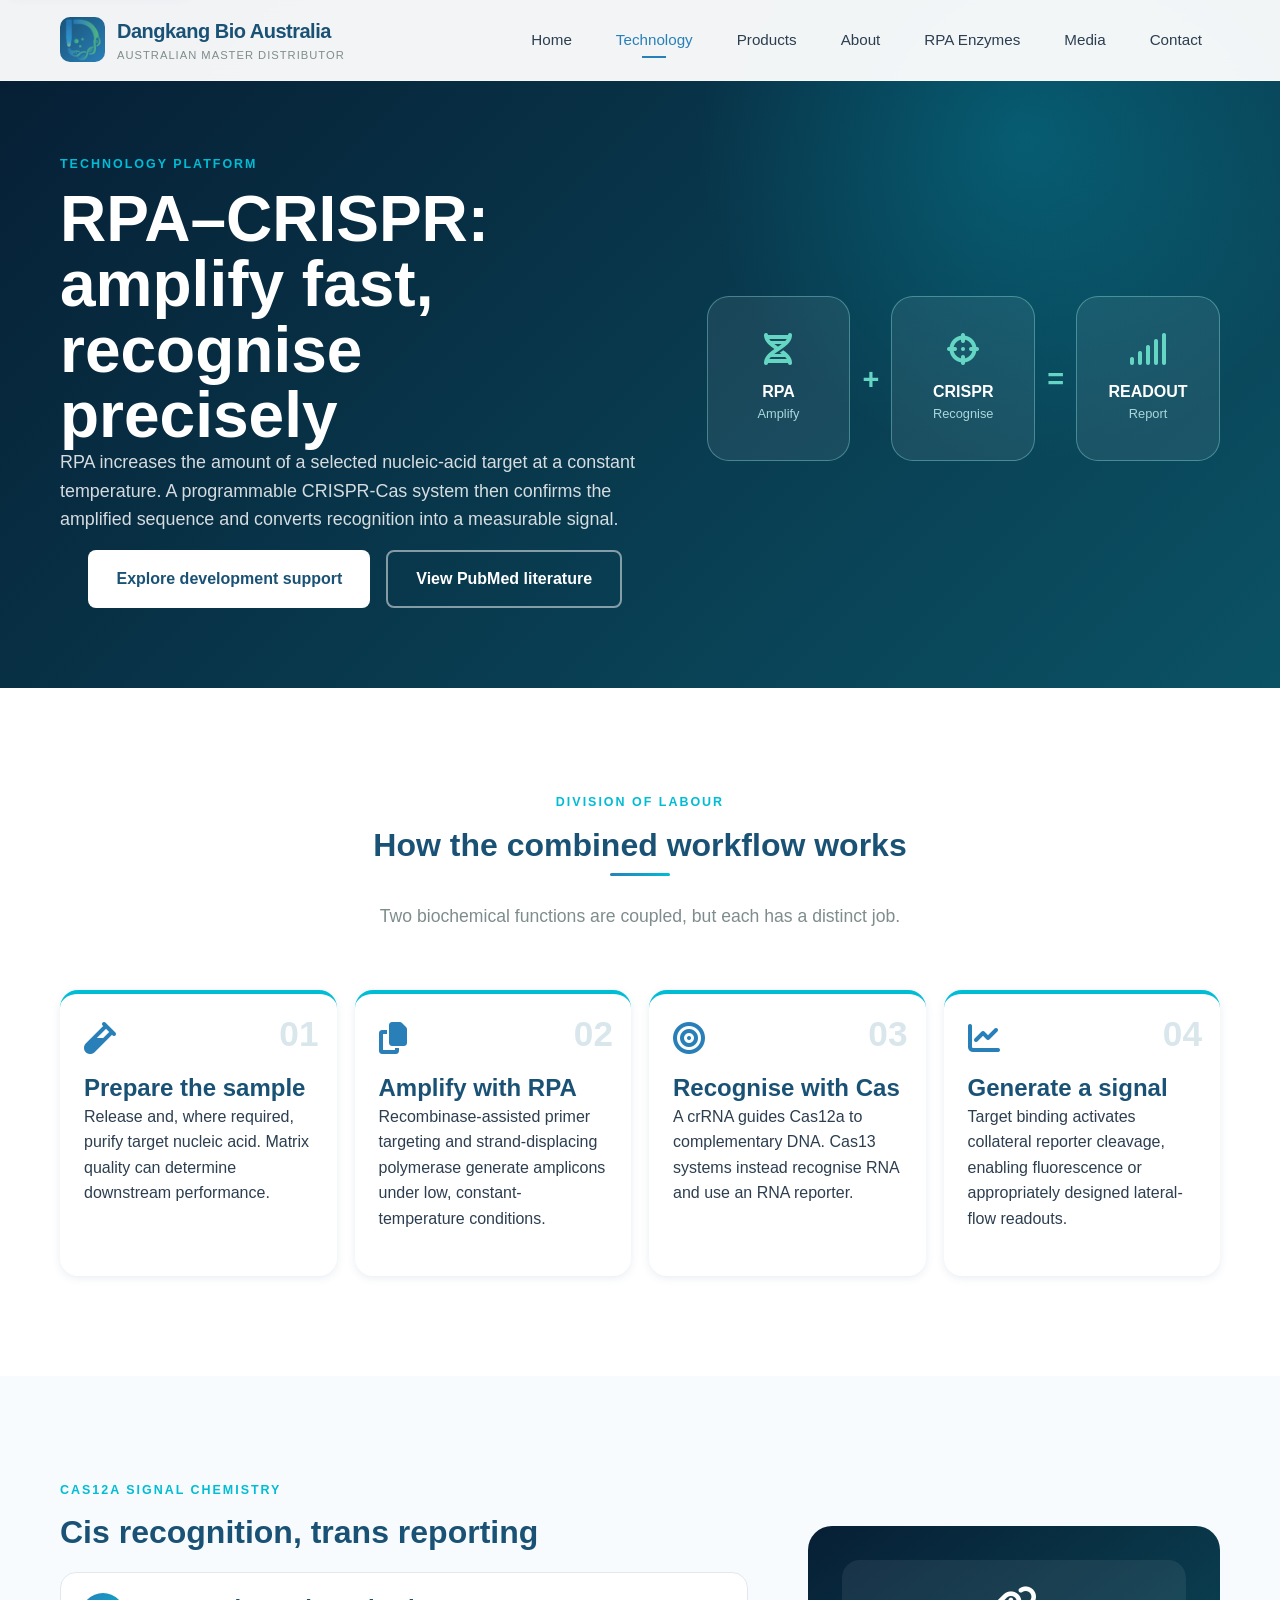
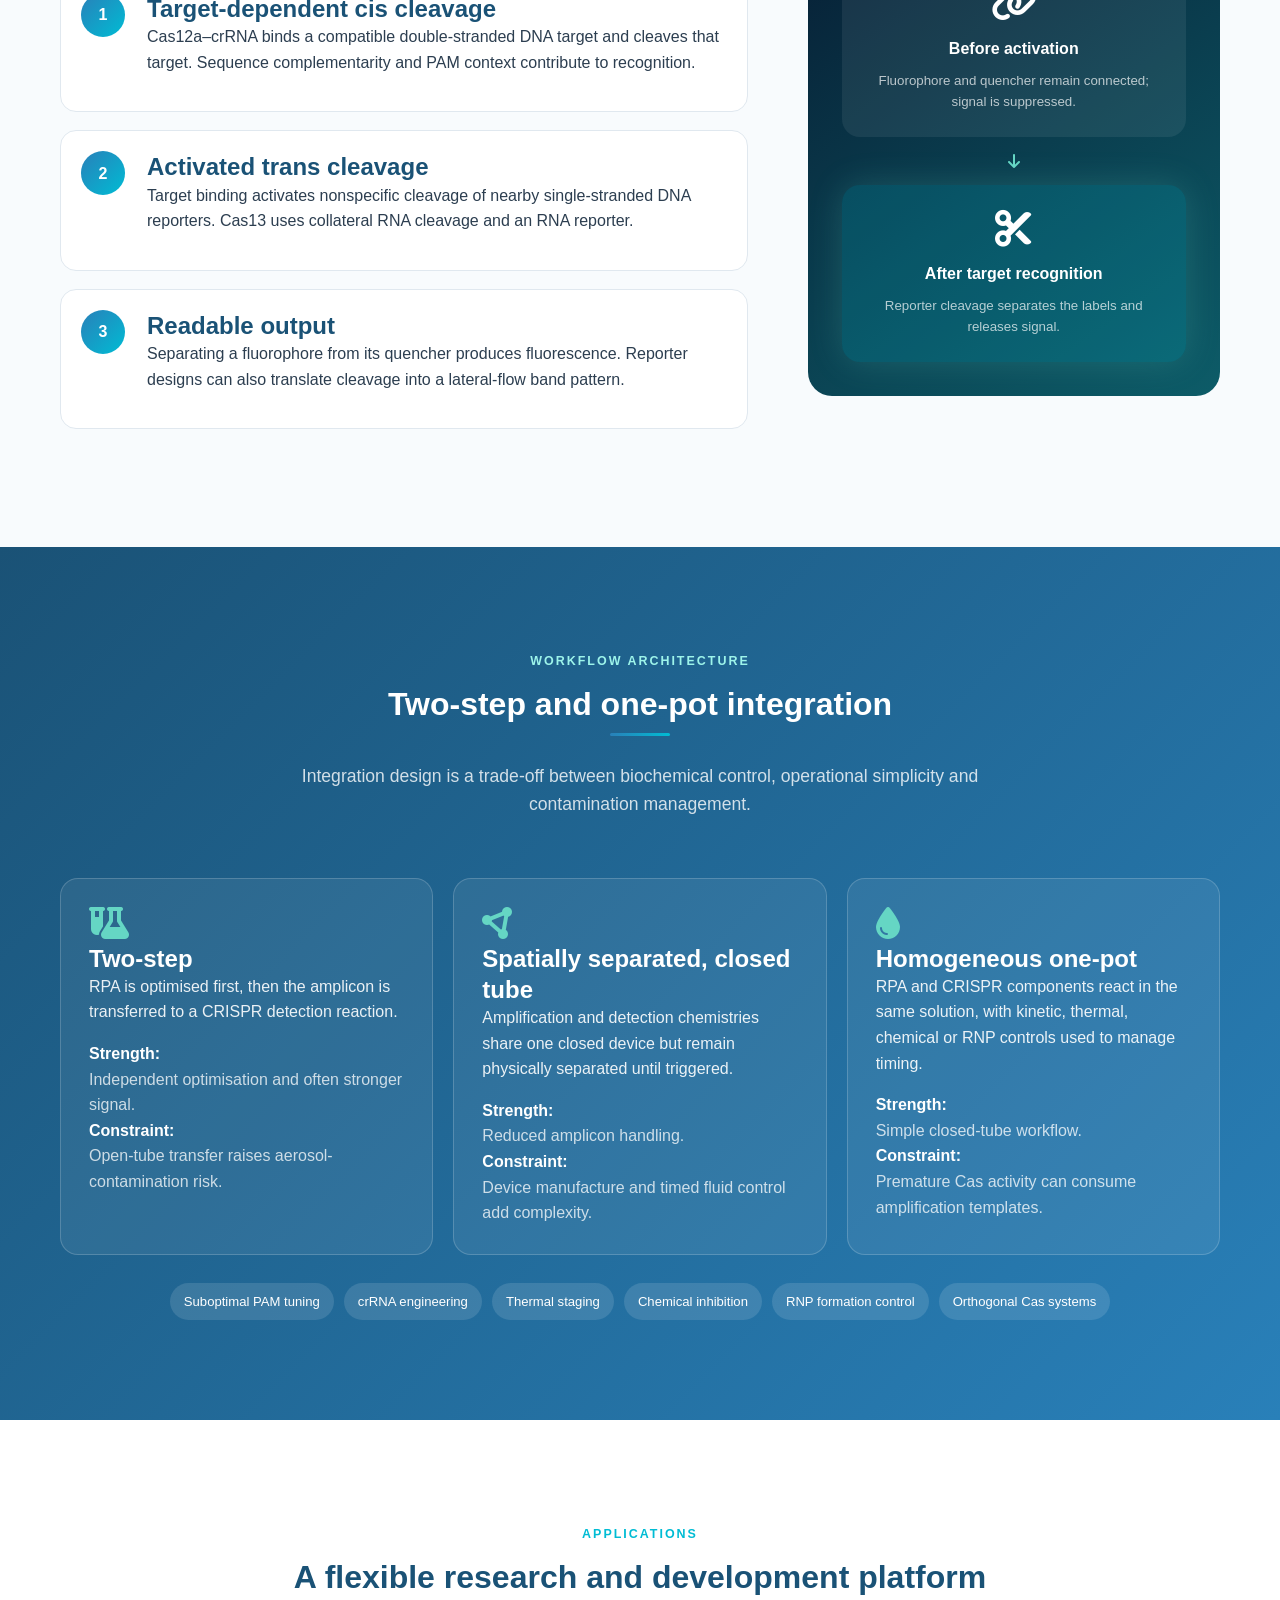
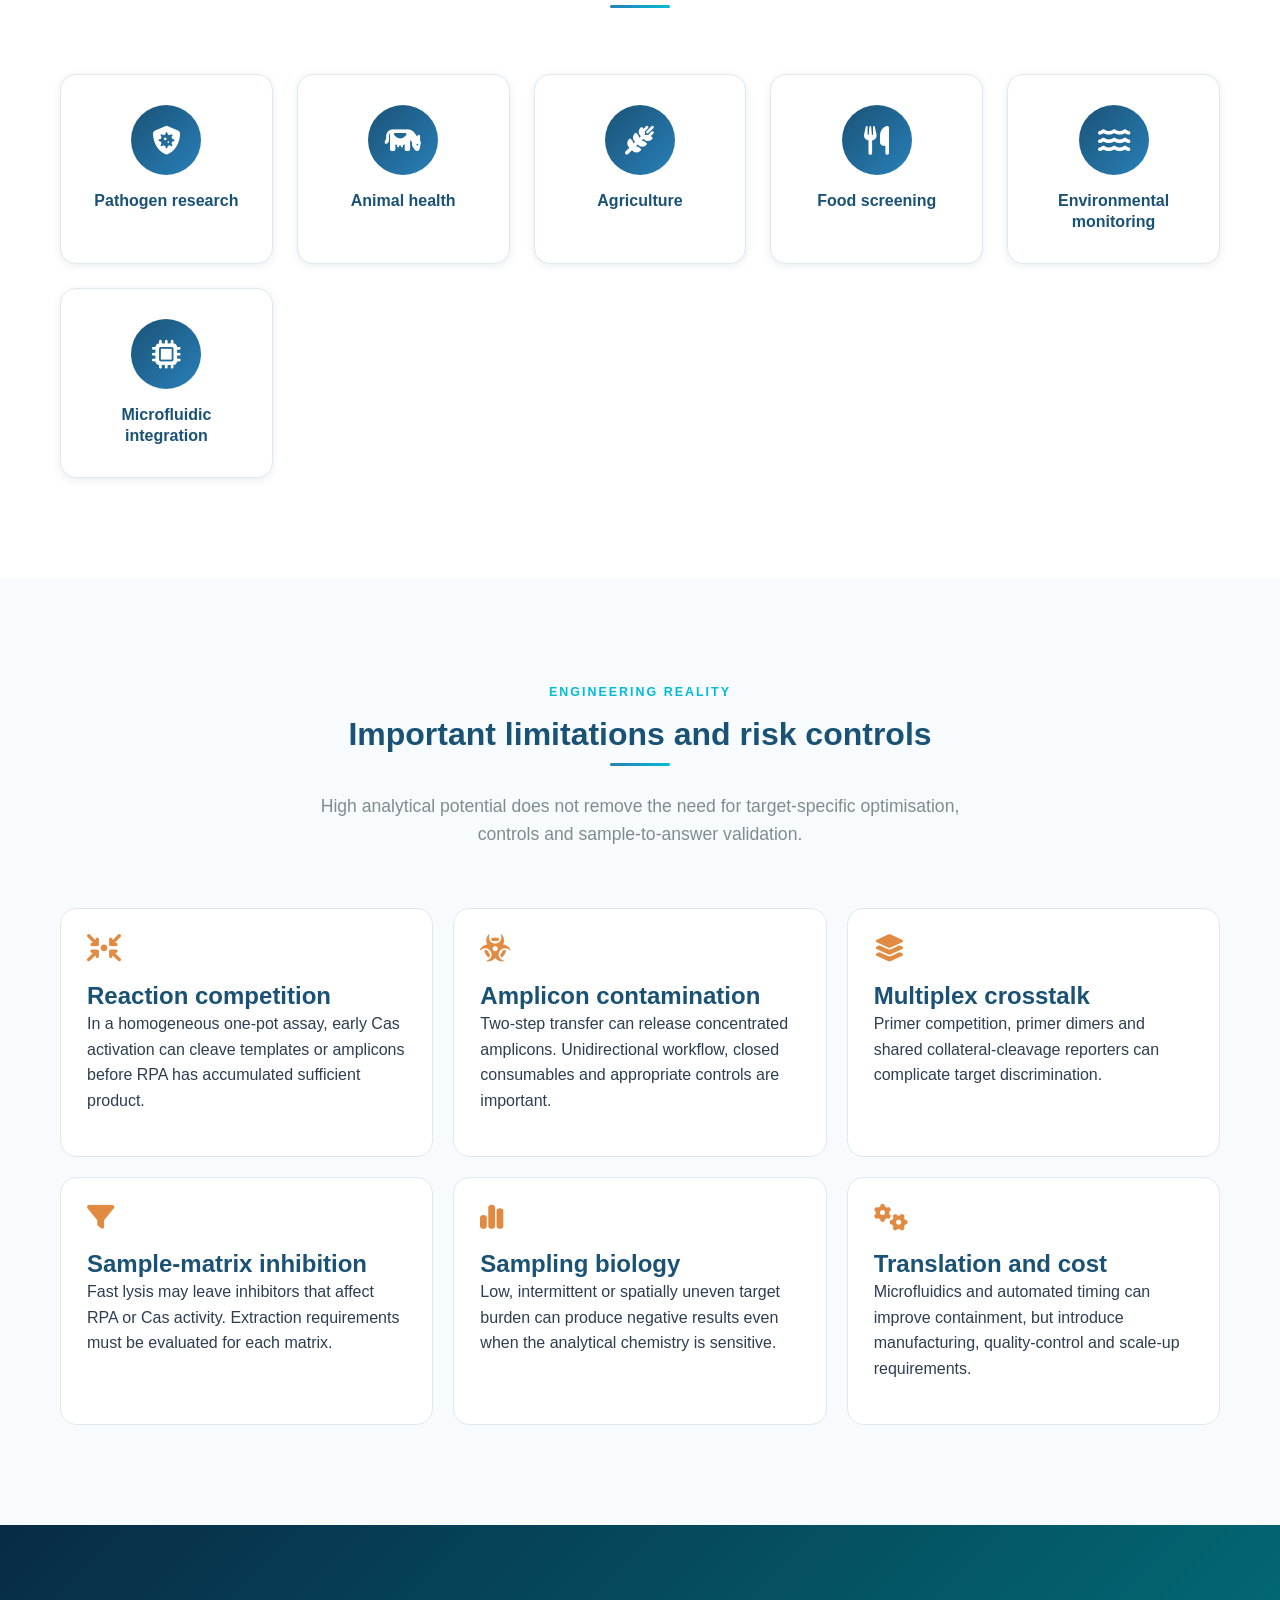
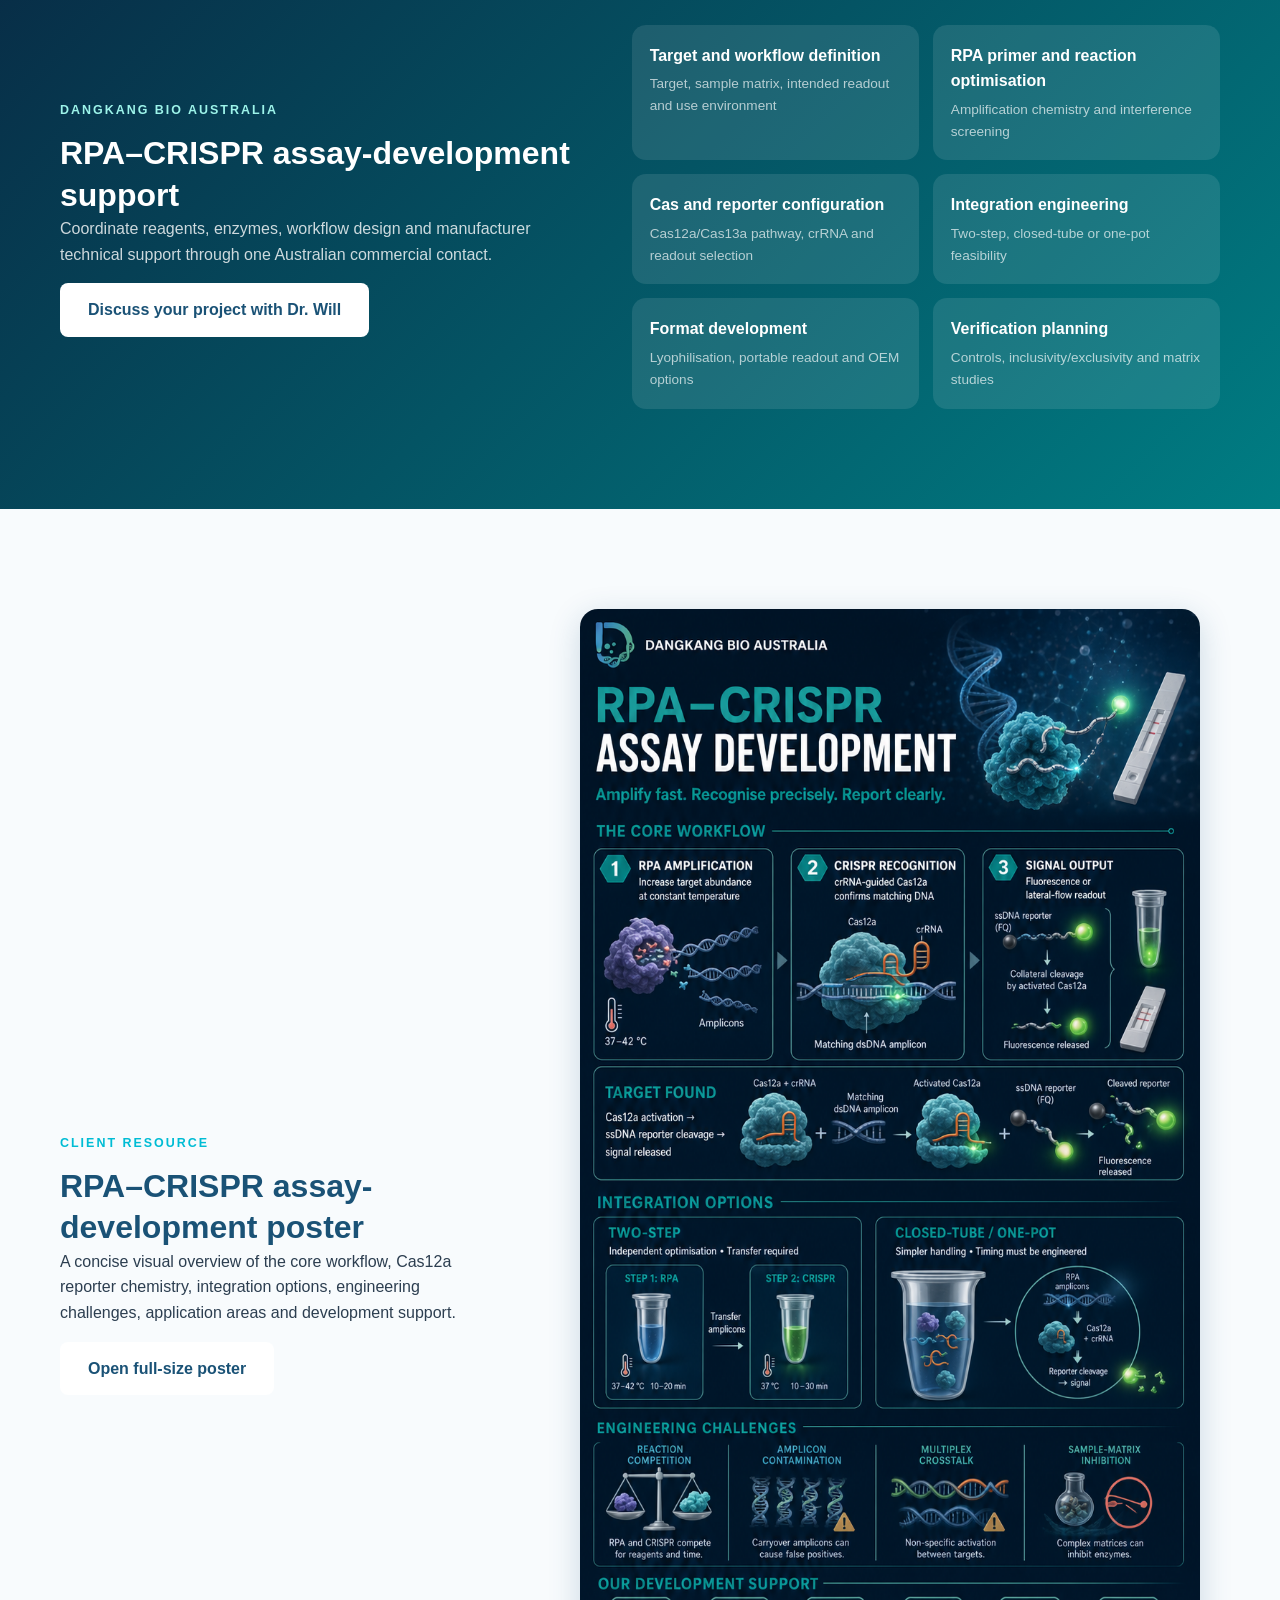
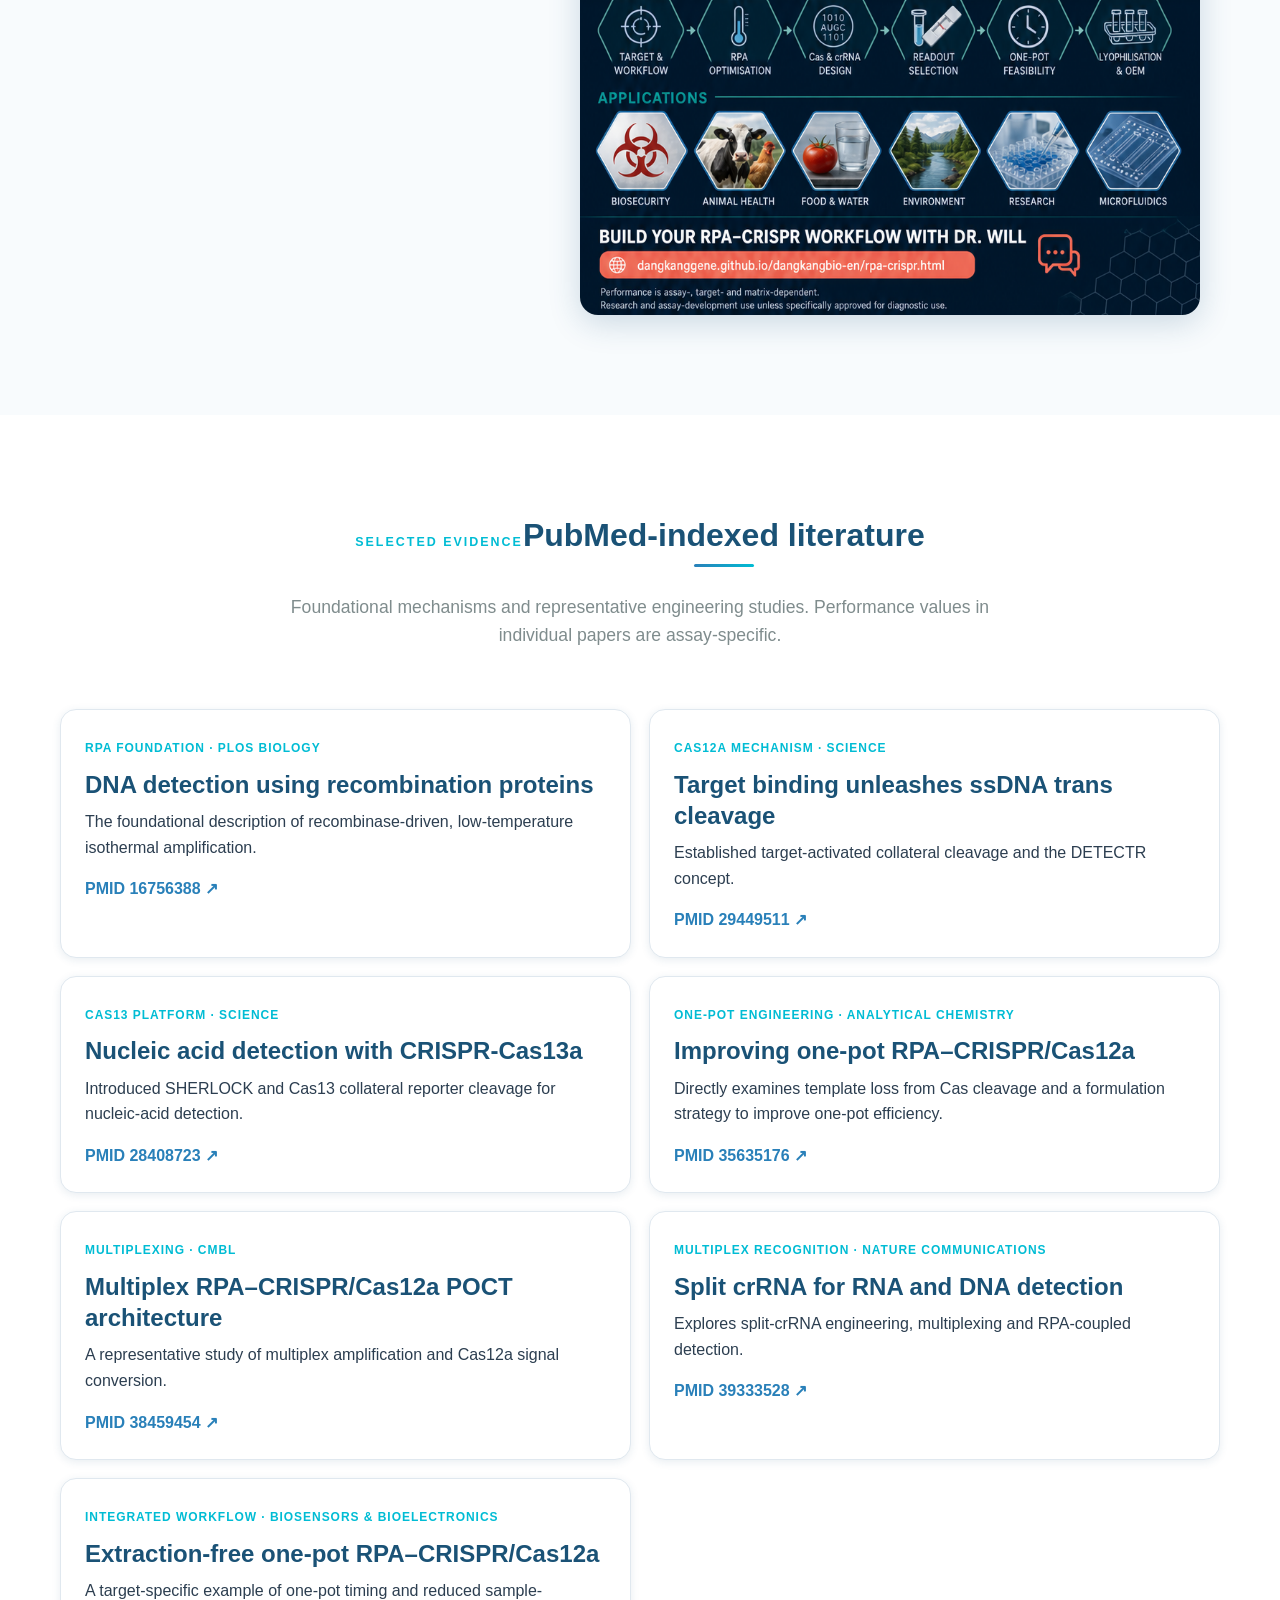
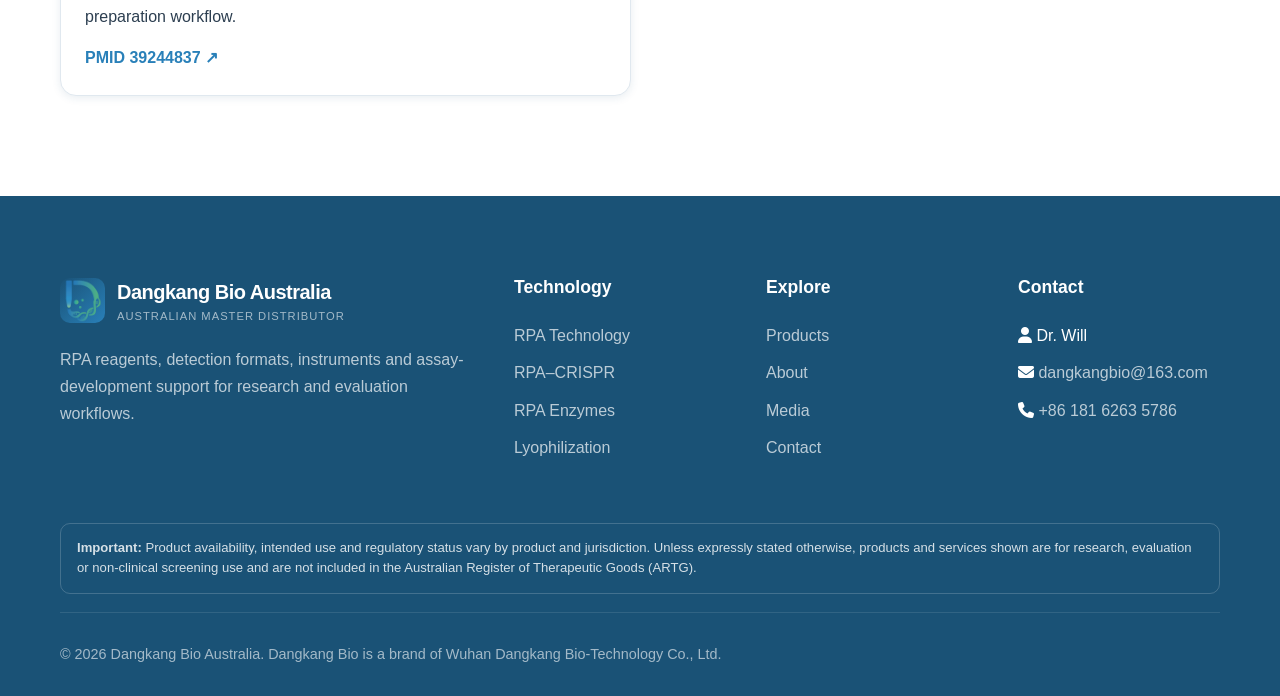
<file: rpa-crispr.html>
<!DOCTYPE html>
<html lang="en">
<head>
  <meta charset="UTF-8">
  <meta name="viewport" content="width=device-width, initial-scale=1.0">
  <meta name="theme-color" content="#073b4c">
  <link rel="icon" href="assets/dangkang-mark.png">
  <meta name="description" content="How RPA amplification and CRISPR-Cas recognition work together, including readouts, integration strategies, applications, limitations and assay-development support.">
  <meta name="keywords" content="RPA CRISPR, Cas12a, Cas13a, DETECTR, SHERLOCK, one-pot assay, lateral flow, fluorescence">
  <title>RPA–CRISPR Technology &amp; Assay Development | Dangkang Bio Australia</title>
  <link rel="canonical" href="https://dangkanggene.github.io/dangkangbio-en/rpa-crispr.html">
  <meta property="og:type" content="article">
  <meta property="og:title" content="RPA–CRISPR Technology | Dangkang Bio Australia">
  <meta property="og:description" content="Principles, integration strategies, applications, engineering constraints and development support for RPA–CRISPR workflows.">
  <meta property="og:url" content="https://dangkanggene.github.io/dangkangbio-en/rpa-crispr.html">
  <meta property="og:image" content="https://dangkanggene.github.io/dangkangbio-en/assets/dangkang-mark.png">
  <link rel="stylesheet" href="css/style.css">
  <link rel="stylesheet" href="https://cdnjs.cloudflare.com/ajax/libs/font-awesome/6.4.0/css/all.min.css">
</head>
<body>
  <a class="skip-link" href="#main-content">Skip to main content</a>
  <nav class="navbar" aria-label="Primary navigation">
    <div class="container"><div class="navbar-inner">
      <a href="index.html" class="logo">
        <div class="logo-icon"><img src="assets/dangkang-mark.png" alt="" width="45" height="45"></div>
        <div class="logo-text"><span class="logo-name">Dangkang Bio Australia</span><span class="logo-tagline">Australian Master Distributor</span></div>
      </a>
      <ul class="nav-links" id="primary-navigation">
        <li><a href="index.html">Home</a></li><li><a href="technology.html" class="active">Technology</a></li><li><a href="products.html">Products</a></li><li><a href="about.html">About</a></li><li><a href="rpa-enzymes.html">RPA Enzymes</a></li><li><a href="media.html">Media</a></li><li><a href="contact.html">Contact</a></li>
      </ul>
      <button class="menu-toggle" type="button" aria-label="Open navigation" aria-expanded="false" aria-controls="primary-navigation"><span></span><span></span><span></span></button>
    </div></div>
  </nav>

  <header class="crispr-hero">
    <div class="container crispr-hero-grid">
      <div>
        <span class="eyebrow">Technology platform</span>
        <h1>RPA–CRISPR: amplify fast, recognise precisely</h1>
        <p>RPA increases the amount of a selected nucleic-acid target at a constant temperature. A programmable CRISPR-Cas system then confirms the amplified sequence and converts recognition into a measurable signal.</p>
        <div class="hero-buttons"><a class="btn btn-primary" href="#services">Explore development support</a><a class="btn btn-secondary" href="#literature">View PubMed literature</a></div>
      </div>
      <div class="crispr-equation" role="img" aria-label="RPA amplification plus CRISPR recognition produces a readable signal">
        <div><i class="fas fa-dna"></i><strong>RPA</strong><span>Amplify</span></div><b>+</b><div><i class="fas fa-crosshairs"></i><strong>CRISPR</strong><span>Recognise</span></div><b>=</b><div><i class="fas fa-signal"></i><strong>READOUT</strong><span>Report</span></div>
      </div>
    </div>
  </header>

  <main id="main-content">
    <section class="section section-alt">
      <div class="container">
        <div class="section-header"><span class="eyebrow">Division of labour</span><h2>How the combined workflow works</h2><p>Two biochemical functions are coupled, but each has a distinct job.</p></div>
        <div class="process-lane">
          <article><span>01</span><i class="fas fa-vial"></i><h3>Prepare the sample</h3><p>Release and, where required, purify target nucleic acid. Matrix quality can determine downstream performance.</p></article>
          <article><span>02</span><i class="fas fa-copy"></i><h3>Amplify with RPA</h3><p>Recombinase-assisted primer targeting and strand-displacing polymerase generate amplicons under low, constant-temperature conditions.</p></article>
          <article><span>03</span><i class="fas fa-bullseye"></i><h3>Recognise with Cas</h3><p>A crRNA guides Cas12a to complementary DNA. Cas13 systems instead recognise RNA and use an RNA reporter.</p></article>
          <article><span>04</span><i class="fas fa-chart-line"></i><h3>Generate a signal</h3><p>Target binding activates collateral reporter cleavage, enabling fluorescence or appropriately designed lateral-flow readouts.</p></article>
        </div>
      </div>
    </section>

    <section class="section">
      <div class="container split-grid">
        <div>
          <span class="eyebrow">Cas12a signal chemistry</span><h2>Cis recognition, trans reporting</h2>
          <div class="mechanism-card"><div class="mechanism-icon">1</div><div><h3>Target-dependent cis cleavage</h3><p>Cas12a–crRNA binds a compatible double-stranded DNA target and cleaves that target. Sequence complementarity and PAM context contribute to recognition.</p></div></div>
          <div class="mechanism-card"><div class="mechanism-icon">2</div><div><h3>Activated trans cleavage</h3><p>Target binding activates nonspecific cleavage of nearby single-stranded DNA reporters. Cas13 uses collateral RNA cleavage and an RNA reporter.</p></div></div>
          <div class="mechanism-card"><div class="mechanism-icon">3</div><div><h3>Readable output</h3><p>Separating a fluorophore from its quencher produces fluorescence. Reporter designs can also translate cleavage into a lateral-flow band pattern.</p></div></div>
        </div>
        <aside class="signal-panel">
          <span class="signal-state off"><i class="fas fa-link"></i><strong>Before activation</strong><small>Fluorophore and quencher remain connected; signal is suppressed.</small></span>
          <i class="fas fa-arrow-down"></i>
          <span class="signal-state on"><i class="fas fa-scissors"></i><strong>After target recognition</strong><small>Reporter cleavage separates the labels and releases signal.</small></span>
        </aside>
      </div>
    </section>

    <section class="section section-blue">
      <div class="container">
        <div class="section-header"><span class="eyebrow light">Workflow architecture</span><h2>Two-step and one-pot integration</h2><p>Integration design is a trade-off between biochemical control, operational simplicity and contamination management.</p></div>
        <div class="strategy-grid">
          <article><i class="fas fa-flask-vial"></i><h3>Two-step</h3><p>RPA is optimised first, then the amplicon is transferred to a CRISPR detection reaction.</p><strong>Strength:</strong><span>Independent optimisation and often stronger signal.</span><strong>Constraint:</strong><span>Open-tube transfer raises aerosol-contamination risk.</span></article>
          <article><i class="fas fa-circle-nodes"></i><h3>Spatially separated, closed tube</h3><p>Amplification and detection chemistries share one closed device but remain physically separated until triggered.</p><strong>Strength:</strong><span>Reduced amplicon handling.</span><strong>Constraint:</strong><span>Device manufacture and timed fluid control add complexity.</span></article>
          <article><i class="fas fa-droplet"></i><h3>Homogeneous one-pot</h3><p>RPA and CRISPR components react in the same solution, with kinetic, thermal, chemical or RNP controls used to manage timing.</p><strong>Strength:</strong><span>Simple closed-tube workflow.</span><strong>Constraint:</strong><span>Premature Cas activity can consume amplification templates.</span></article>
        </div>
        <div class="strategy-tags"><span>Suboptimal PAM tuning</span><span>crRNA engineering</span><span>Thermal staging</span><span>Chemical inhibition</span><span>RNP formation control</span><span>Orthogonal Cas systems</span></div>
      </div>
    </section>

    <section class="section section-alt">
      <div class="container">
        <div class="section-header"><span class="eyebrow">Applications</span><h2>A flexible research and development platform</h2></div>
        <div class="applications-grid">
          <div class="app-item"><div class="app-icon"><i class="fas fa-shield-virus"></i></div><h4>Pathogen research</h4></div>
          <div class="app-item"><div class="app-icon"><i class="fas fa-cow"></i></div><h4>Animal health</h4></div>
          <div class="app-item"><div class="app-icon"><i class="fas fa-wheat-awn"></i></div><h4>Agriculture</h4></div>
          <div class="app-item"><div class="app-icon"><i class="fas fa-utensils"></i></div><h4>Food screening</h4></div>
          <div class="app-item"><div class="app-icon"><i class="fas fa-water"></i></div><h4>Environmental monitoring</h4></div>
          <div class="app-item"><div class="app-icon"><i class="fas fa-microchip"></i></div><h4>Microfluidic integration</h4></div>
        </div>
      </div>
    </section>

    <section class="section">
      <div class="container">
        <div class="section-header"><span class="eyebrow">Engineering reality</span><h2>Important limitations and risk controls</h2><p>High analytical potential does not remove the need for target-specific optimisation, controls and sample-to-answer validation.</p></div>
        <div class="risk-grid">
          <article><i class="fas fa-arrows-to-circle"></i><h3>Reaction competition</h3><p>In a homogeneous one-pot assay, early Cas activation can cleave templates or amplicons before RPA has accumulated sufficient product.</p></article>
          <article><i class="fas fa-biohazard"></i><h3>Amplicon contamination</h3><p>Two-step transfer can release concentrated amplicons. Unidirectional workflow, closed consumables and appropriate controls are important.</p></article>
          <article><i class="fas fa-layer-group"></i><h3>Multiplex crosstalk</h3><p>Primer competition, primer dimers and shared collateral-cleavage reporters can complicate target discrimination.</p></article>
          <article><i class="fas fa-filter"></i><h3>Sample-matrix inhibition</h3><p>Fast lysis may leave inhibitors that affect RPA or Cas activity. Extraction requirements must be evaluated for each matrix.</p></article>
          <article><i class="fas fa-chart-simple"></i><h3>Sampling biology</h3><p>Low, intermittent or spatially uneven target burden can produce negative results even when the analytical chemistry is sensitive.</p></article>
          <article><i class="fas fa-gears"></i><h3>Translation and cost</h3><p>Microfluidics and automated timing can improve containment, but introduce manufacturing, quality-control and scale-up requirements.</p></article>
        </div>
      </div>
    </section>

    <section class="section service-section" id="services">
      <div class="container service-grid">
        <div><span class="eyebrow light">Dangkang Bio Australia</span><h2>RPA–CRISPR assay-development support</h2><p>Coordinate reagents, enzymes, workflow design and manufacturer technical support through one Australian commercial contact.</p><a href="mailto:dangkangbio@163.com?subject=RPA-CRISPR%20Development%20Enquiry%20-%20Dr.%20Will" class="btn btn-primary">Discuss your project with Dr. Will</a></div>
        <ol><li><strong>Target and workflow definition</strong><span>Target, sample matrix, intended readout and use environment</span></li><li><strong>RPA primer and reaction optimisation</strong><span>Amplification chemistry and interference screening</span></li><li><strong>Cas and reporter configuration</strong><span>Cas12a/Cas13a pathway, crRNA and readout selection</span></li><li><strong>Integration engineering</strong><span>Two-step, closed-tube or one-pot feasibility</span></li><li><strong>Format development</strong><span>Lyophilisation, portable readout and OEM options</span></li><li><strong>Verification planning</strong><span>Controls, inclusivity/exclusivity and matrix studies</span></li></ol>
      </div>
    </section>

    <section class="section poster-showcase">
      <div class="container poster-showcase-grid">
        <div><span class="eyebrow">Client resource</span><h2>RPA–CRISPR assay-development poster</h2><p>A concise visual overview of the core workflow, Cas12a reporter chemistry, integration options, engineering challenges, application areas and development support.</p><a class="btn btn-primary" href="assets/posters/rpa-crispr-assay-development.png" target="_blank" rel="noopener">Open full-size poster</a></div>
        <a href="assets/posters/rpa-crispr-assay-development.png" target="_blank" rel="noopener"><img src="assets/posters/rpa-crispr-assay-development.png" alt="RPA–CRISPR assay development poster by Dangkang Bio Australia"></a>
      </div>
    </section>

    <section class="section section-alt" id="literature">
      <div class="container">
        <div class="section-header"><span class="eyebrow">Selected evidence</span><h2>PubMed-indexed literature</h2><p>Foundational mechanisms and representative engineering studies. Performance values in individual papers are assay-specific.</p></div>
        <div class="literature-grid">
          <a class="literature-card" href="https://pubmed.ncbi.nlm.nih.gov/16756388/" target="_blank" rel="noopener"><span>RPA foundation · PLoS Biology</span><h3>DNA detection using recombination proteins</h3><p>The foundational description of recombinase-driven, low-temperature isothermal amplification.</p><b>PMID 16756388 ↗</b></a>
          <a class="literature-card" href="https://pubmed.ncbi.nlm.nih.gov/29449511/" target="_blank" rel="noopener"><span>Cas12a mechanism · Science</span><h3>Target binding unleashes ssDNA trans cleavage</h3><p>Established target-activated collateral cleavage and the DETECTR concept.</p><b>PMID 29449511 ↗</b></a>
          <a class="literature-card" href="https://pubmed.ncbi.nlm.nih.gov/28408723/" target="_blank" rel="noopener"><span>Cas13 platform · Science</span><h3>Nucleic acid detection with CRISPR-Cas13a</h3><p>Introduced SHERLOCK and Cas13 collateral reporter cleavage for nucleic-acid detection.</p><b>PMID 28408723 ↗</b></a>
          <a class="literature-card" href="https://pubmed.ncbi.nlm.nih.gov/35635176/" target="_blank" rel="noopener"><span>One-pot engineering · Analytical Chemistry</span><h3>Improving one-pot RPA–CRISPR/Cas12a</h3><p>Directly examines template loss from Cas cleavage and a formulation strategy to improve one-pot efficiency.</p><b>PMID 35635176 ↗</b></a>
          <a class="literature-card" href="https://pubmed.ncbi.nlm.nih.gov/38459454/" target="_blank" rel="noopener"><span>Multiplexing · CMBL</span><h3>Multiplex RPA–CRISPR/Cas12a POCT architecture</h3><p>A representative study of multiplex amplification and Cas12a signal conversion.</p><b>PMID 38459454 ↗</b></a>
          <a class="literature-card" href="https://pubmed.ncbi.nlm.nih.gov/39333528/" target="_blank" rel="noopener"><span>Multiplex recognition · Nature Communications</span><h3>Split crRNA for RNA and DNA detection</h3><p>Explores split-crRNA engineering, multiplexing and RPA-coupled detection.</p><b>PMID 39333528 ↗</b></a>
          <a class="literature-card" href="https://pubmed.ncbi.nlm.nih.gov/39244837/" target="_blank" rel="noopener"><span>Integrated workflow · Biosensors &amp; Bioelectronics</span><h3>Extraction-free one-pot RPA–CRISPR/Cas12a</h3><p>A target-specific example of one-pot timing and reduced sample-preparation workflow.</p><b>PMID 39244837 ↗</b></a>
        </div>
      </div>
    </section>
  </main>

  <footer class="footer"><div class="container">
    <div class="footer-grid"><div class="footer-brand"><a href="index.html" class="logo"><div class="logo-icon"><img src="assets/dangkang-mark.png" alt="" width="45" height="45"></div><div class="logo-text"><span class="logo-name">Dangkang Bio Australia</span><span class="logo-tagline">Australian Master Distributor</span></div></a><p>RPA reagents, detection formats, instruments and assay-development support for research and evaluation workflows.</p></div>
      <div><h4>Technology</h4><ul class="footer-links"><li><a href="technology.html">RPA Technology</a></li><li><a href="rpa-crispr.html">RPA–CRISPR</a></li><li><a href="rpa-enzymes.html">RPA Enzymes</a></li><li><a href="lyophilization.html">Lyophilization</a></li></ul></div>
      <div><h4>Explore</h4><ul class="footer-links"><li><a href="products.html">Products</a></li><li><a href="about.html">About</a></li><li><a href="media.html">Media</a></li><li><a href="contact.html">Contact</a></li></ul></div>
      <div><h4>Contact</h4><ul class="footer-links"><li><i class="fas fa-user"></i> Dr. Will</li><li><i class="fas fa-envelope"></i> <a href="mailto:dangkangbio@163.com">dangkangbio@163.com</a></li><li><i class="fas fa-phone"></i> <a href="tel:+8618162635786">+86&nbsp;181&nbsp;6263&nbsp;5786</a></li></ul></div></div>
    <div class="regulatory-note"><strong>Important:</strong> Product availability, intended use and regulatory status vary by product and jurisdiction. Unless expressly stated otherwise, products and services shown are for research, evaluation or non-clinical screening use and are not included in the Australian Register of Therapeutic Goods (ARTG).</div>
    <div class="footer-bottom"><p>&copy; 2026 Dangkang Bio Australia. Dangkang Bio is a brand of Wuhan Dangkang Bio-Technology Co., Ltd.</p></div>
  </div></footer>
  <script src="js/main.js"></script>
</body>
</html>
</file>
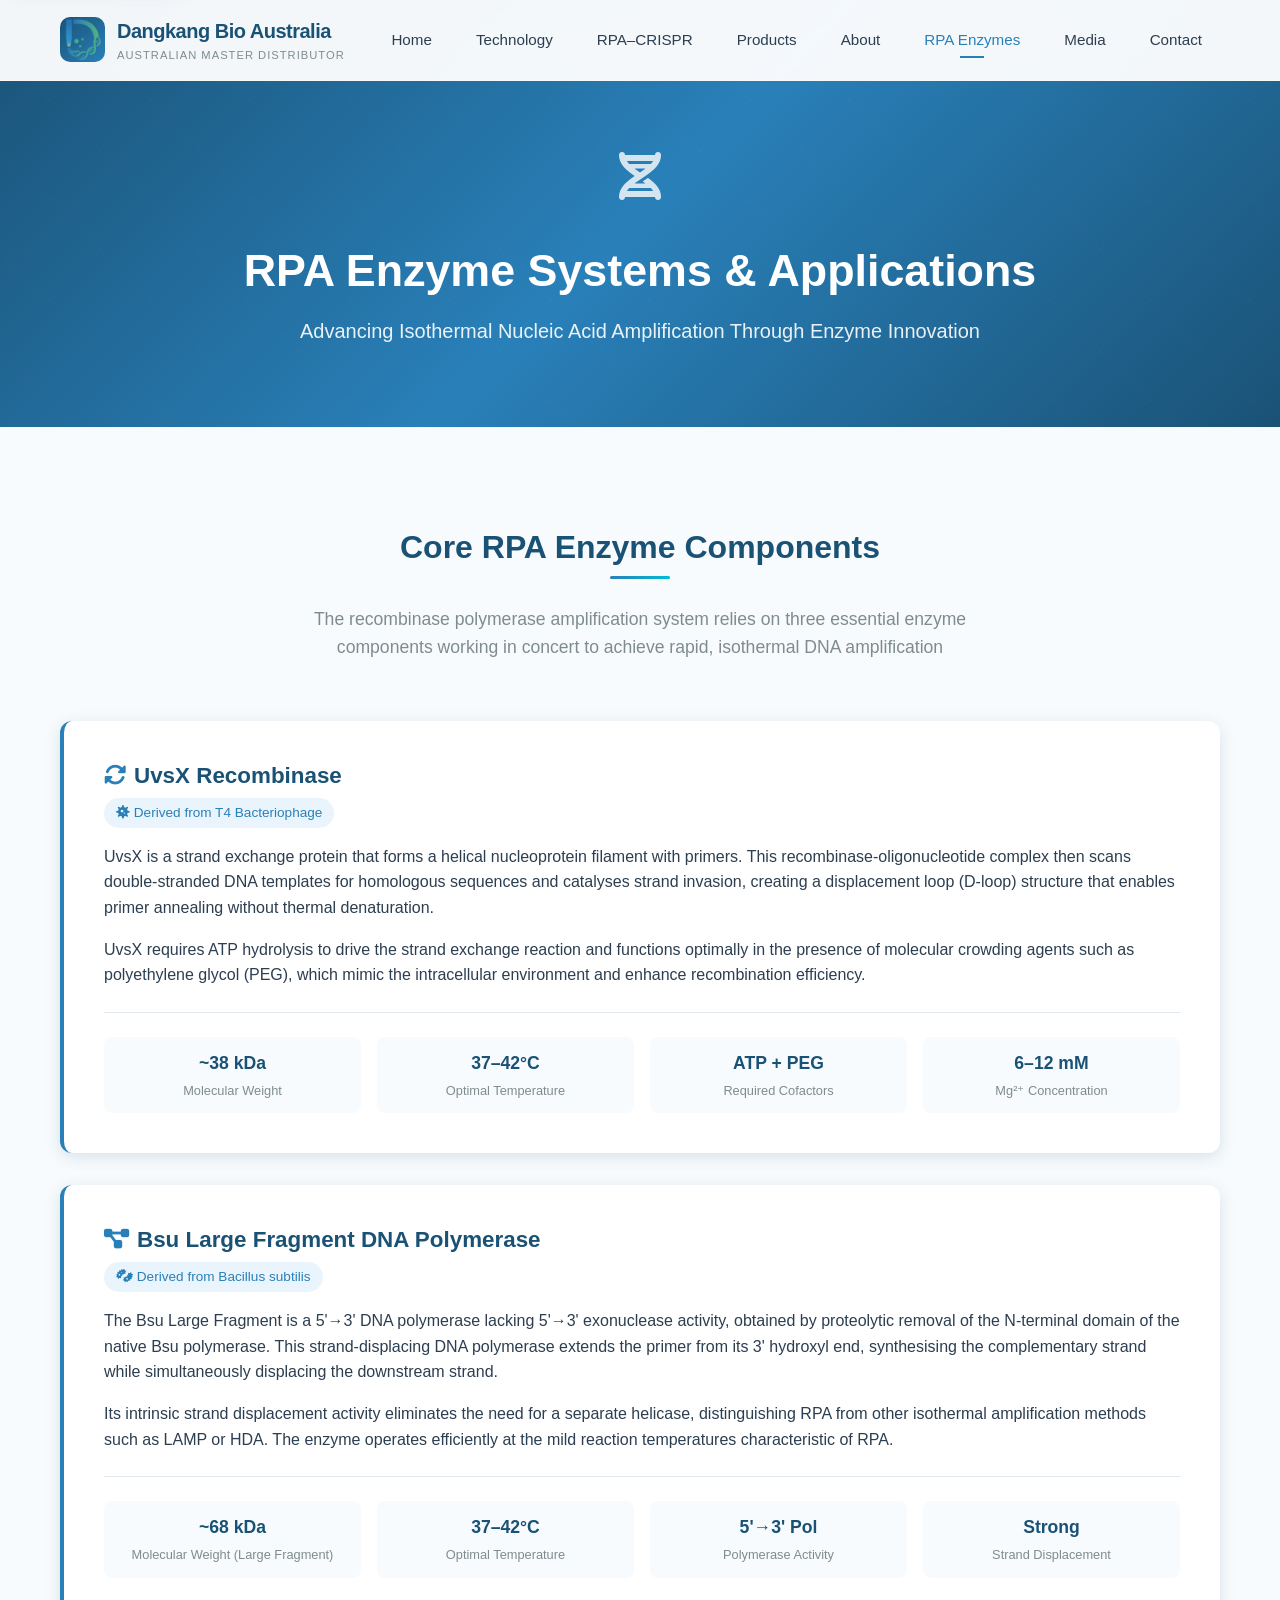
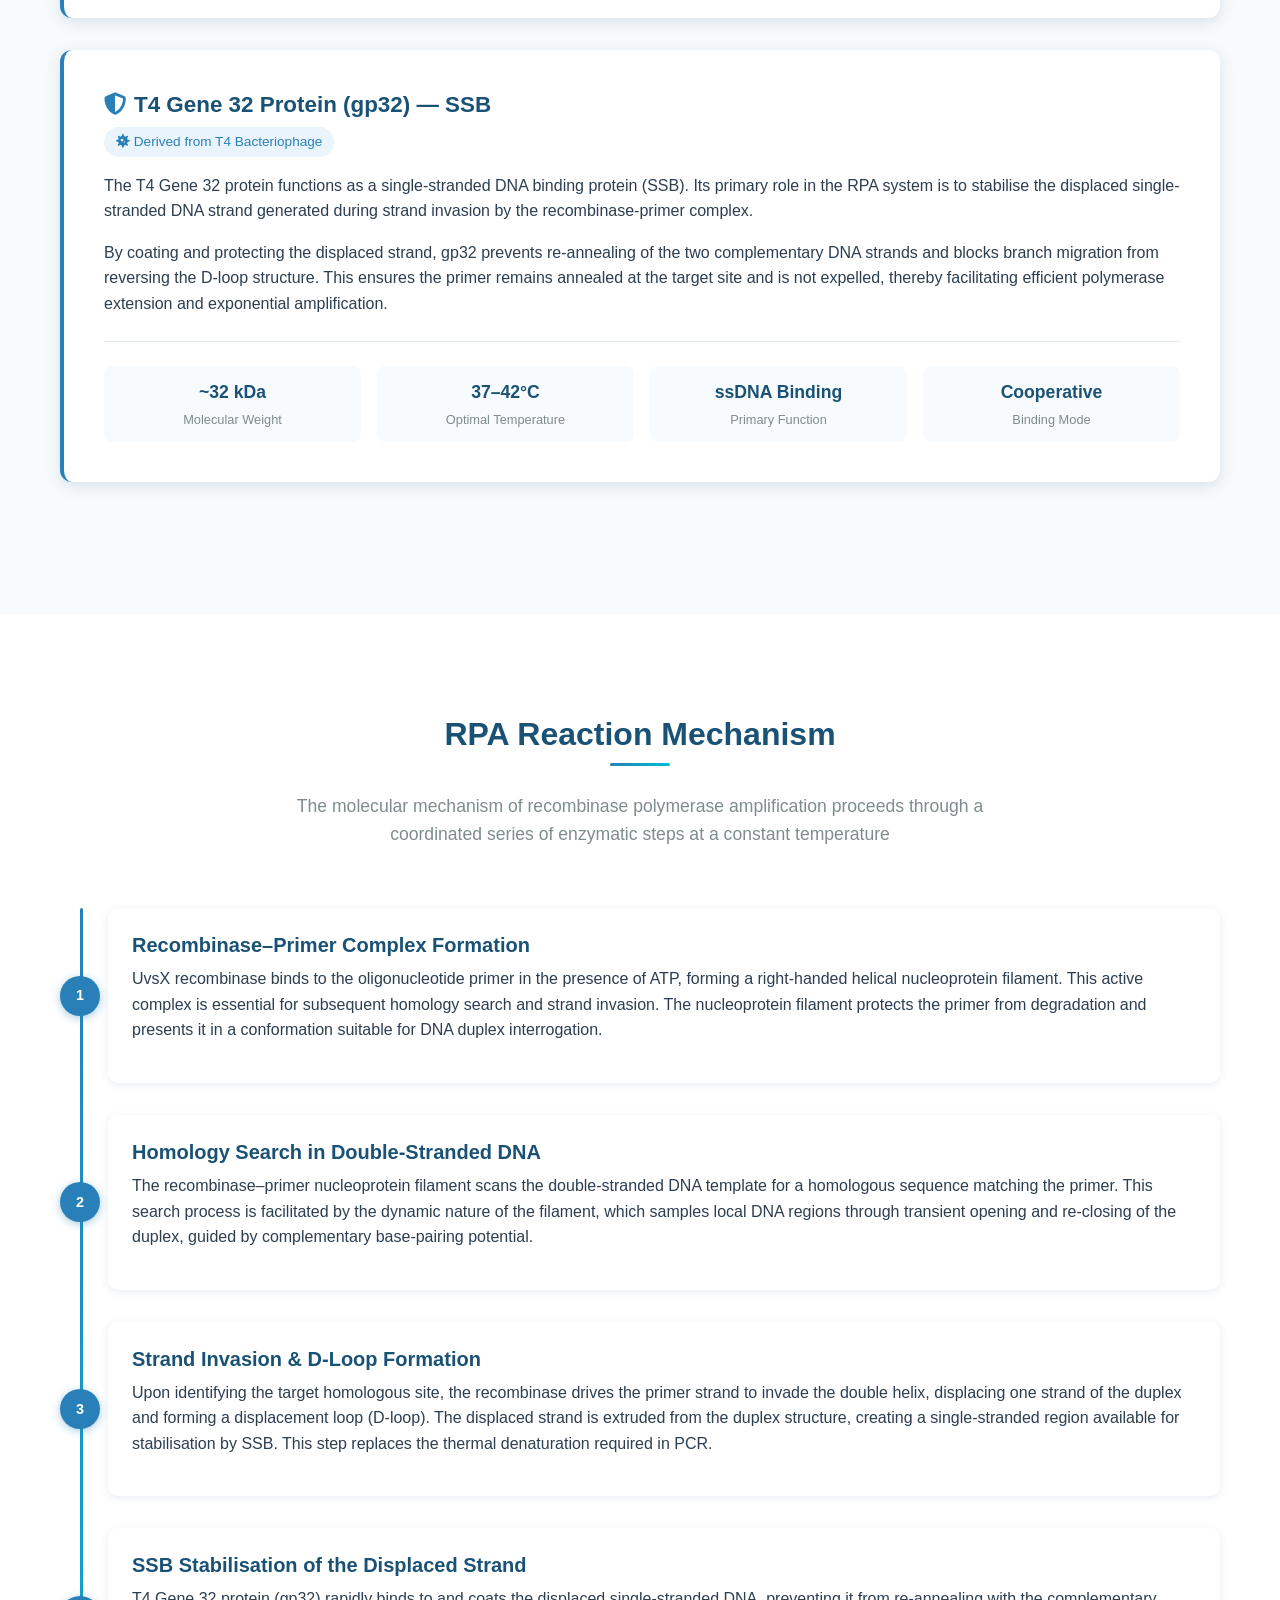
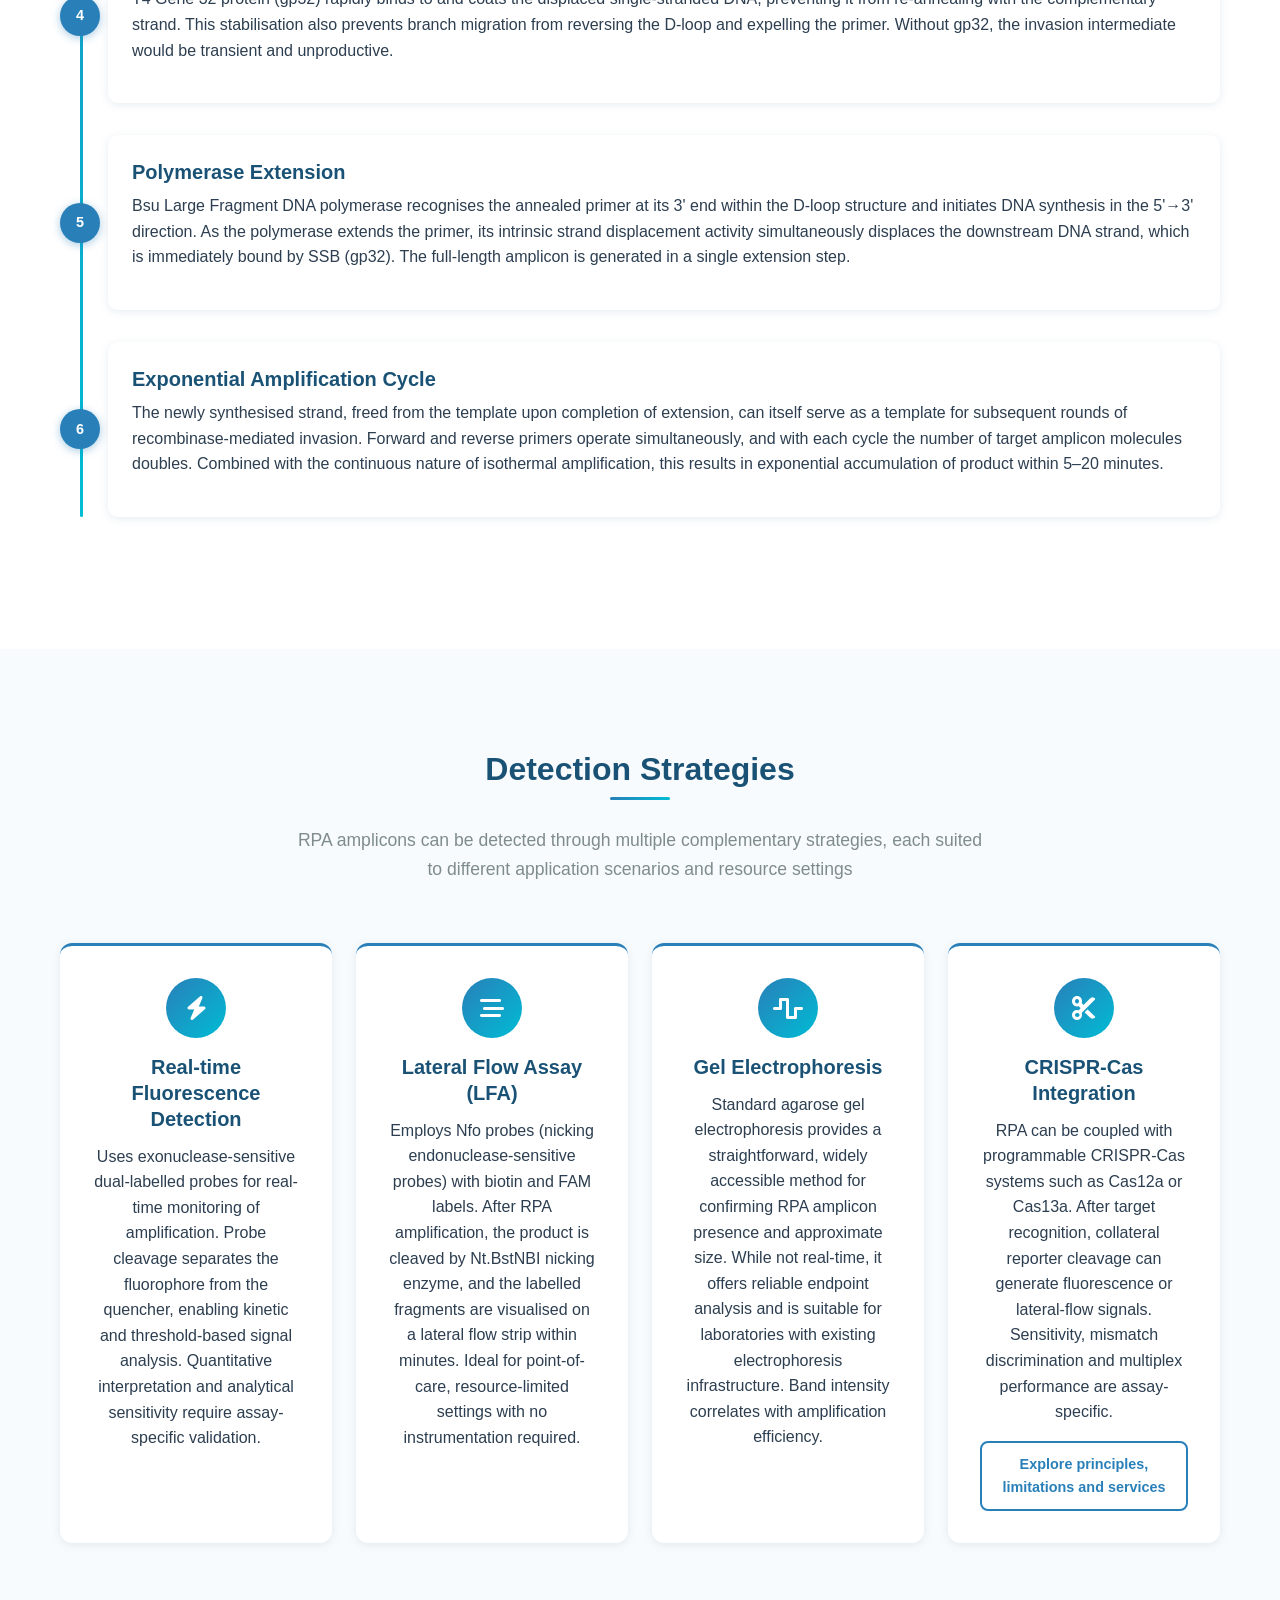
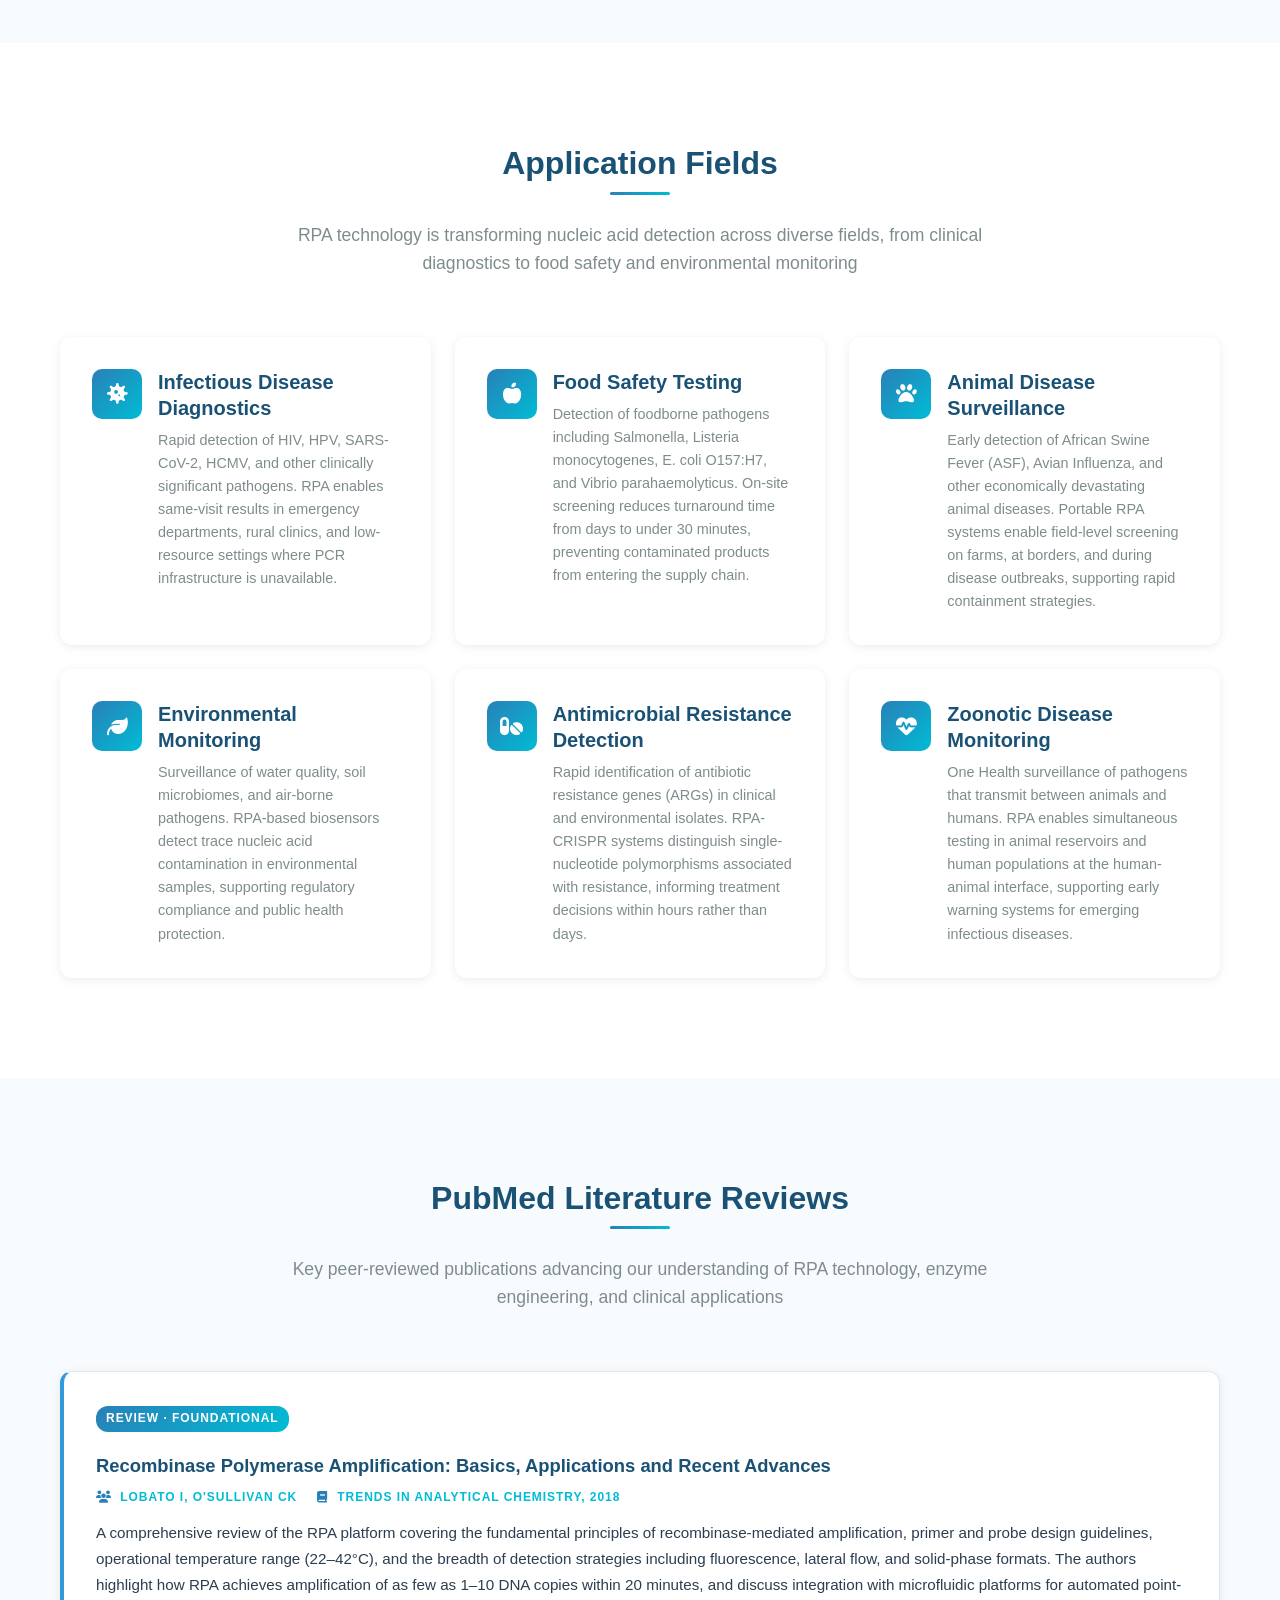
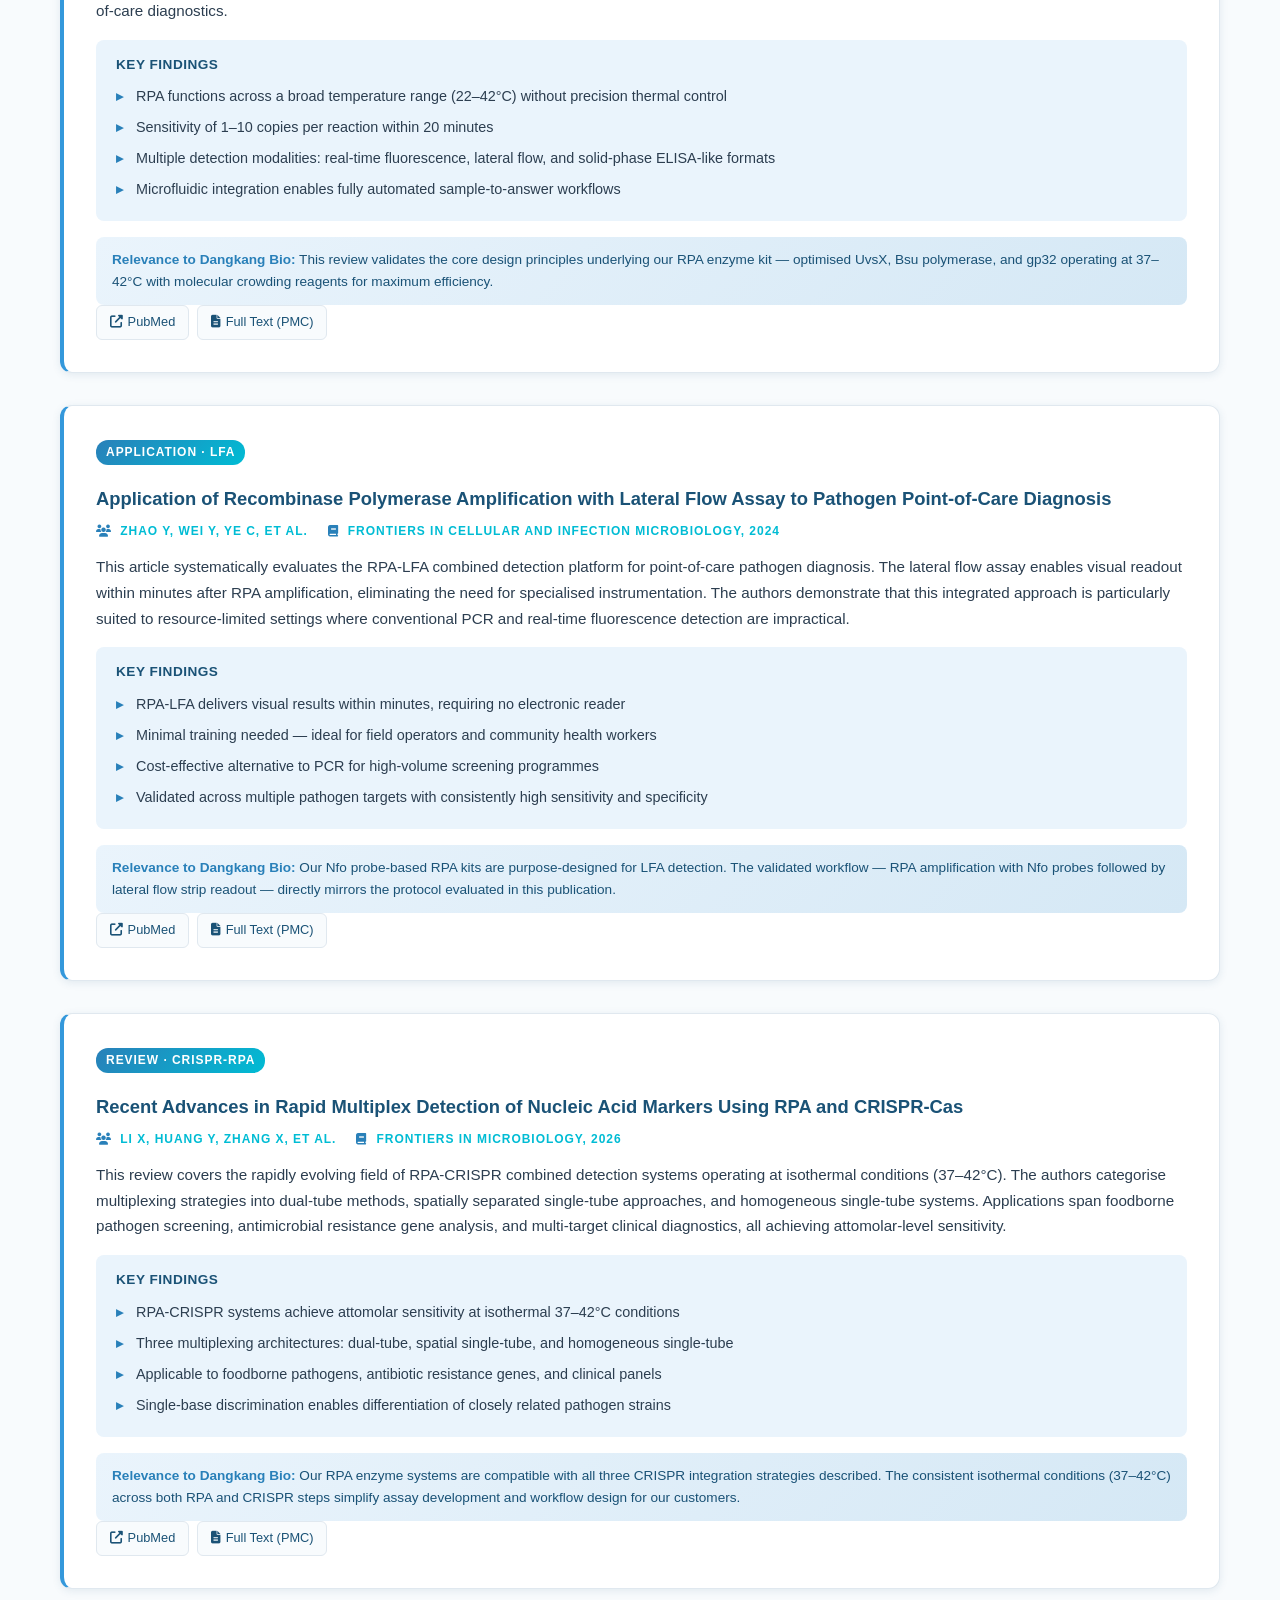
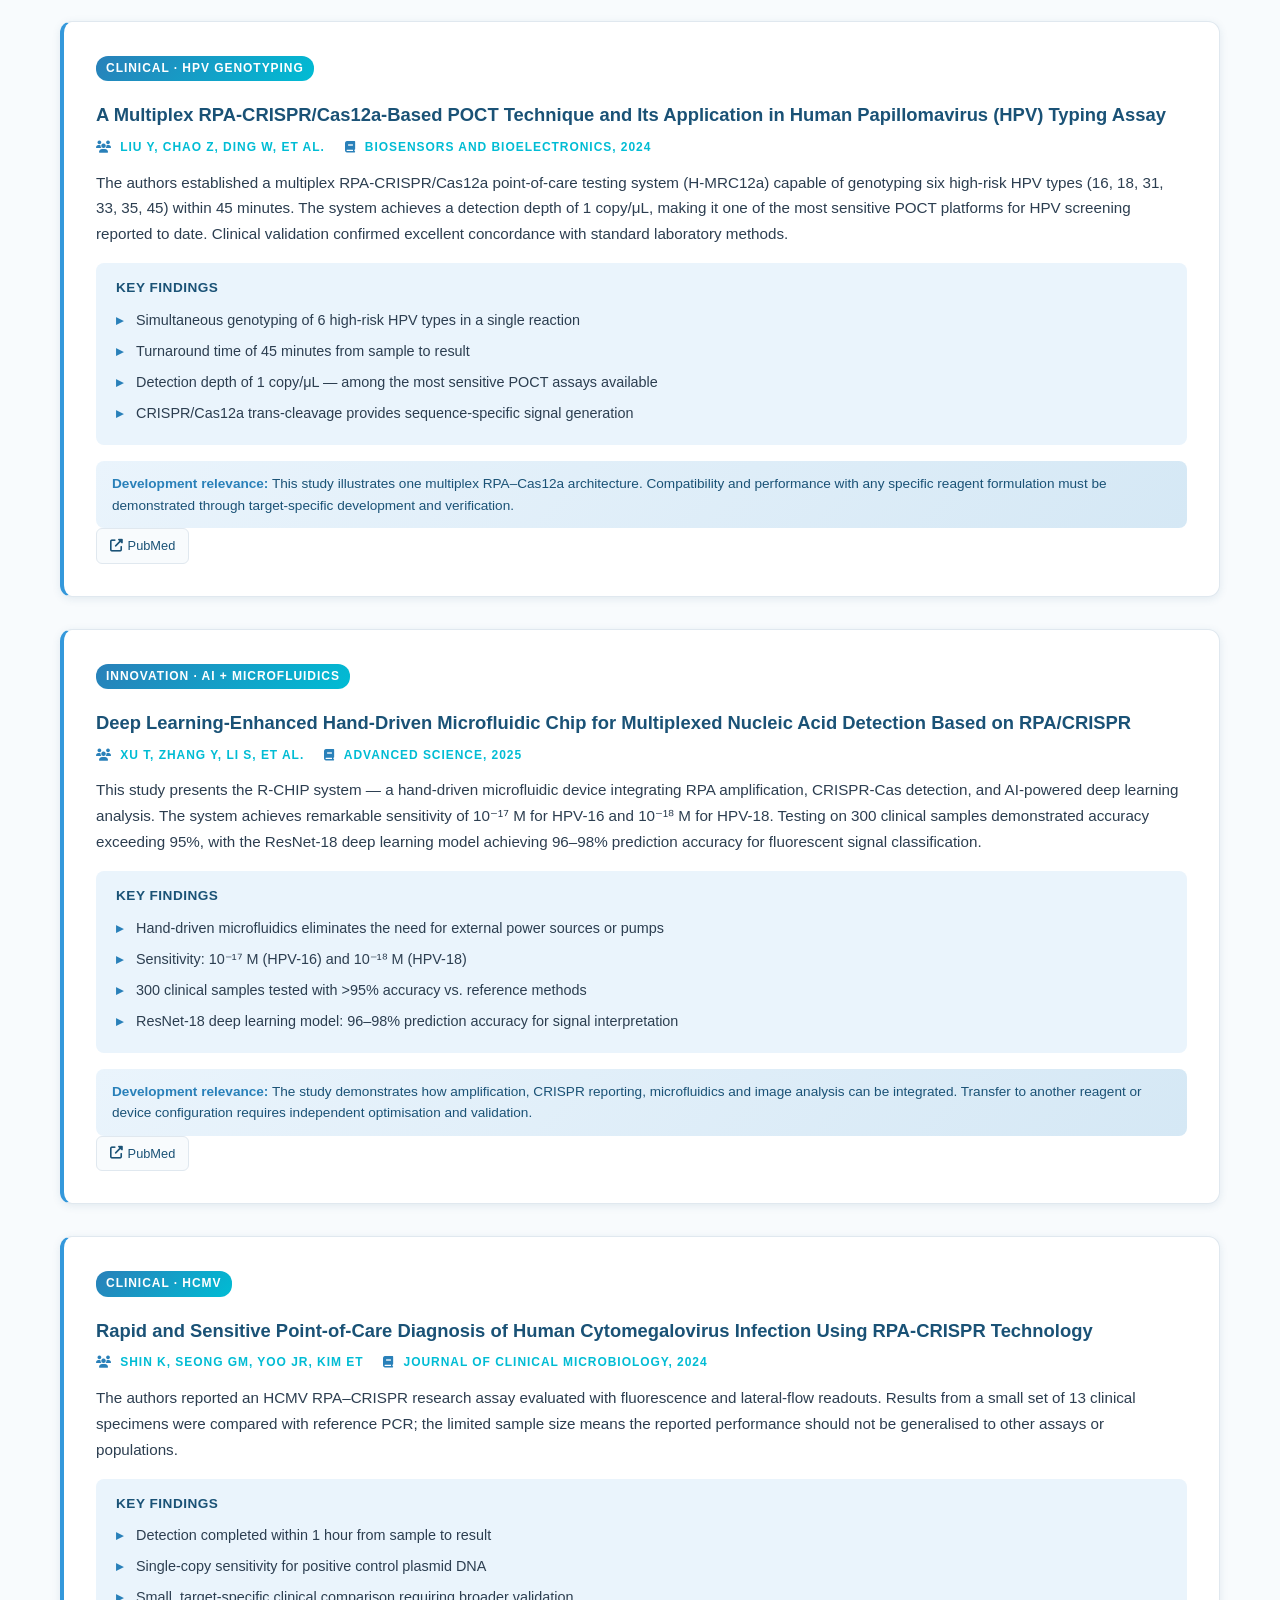
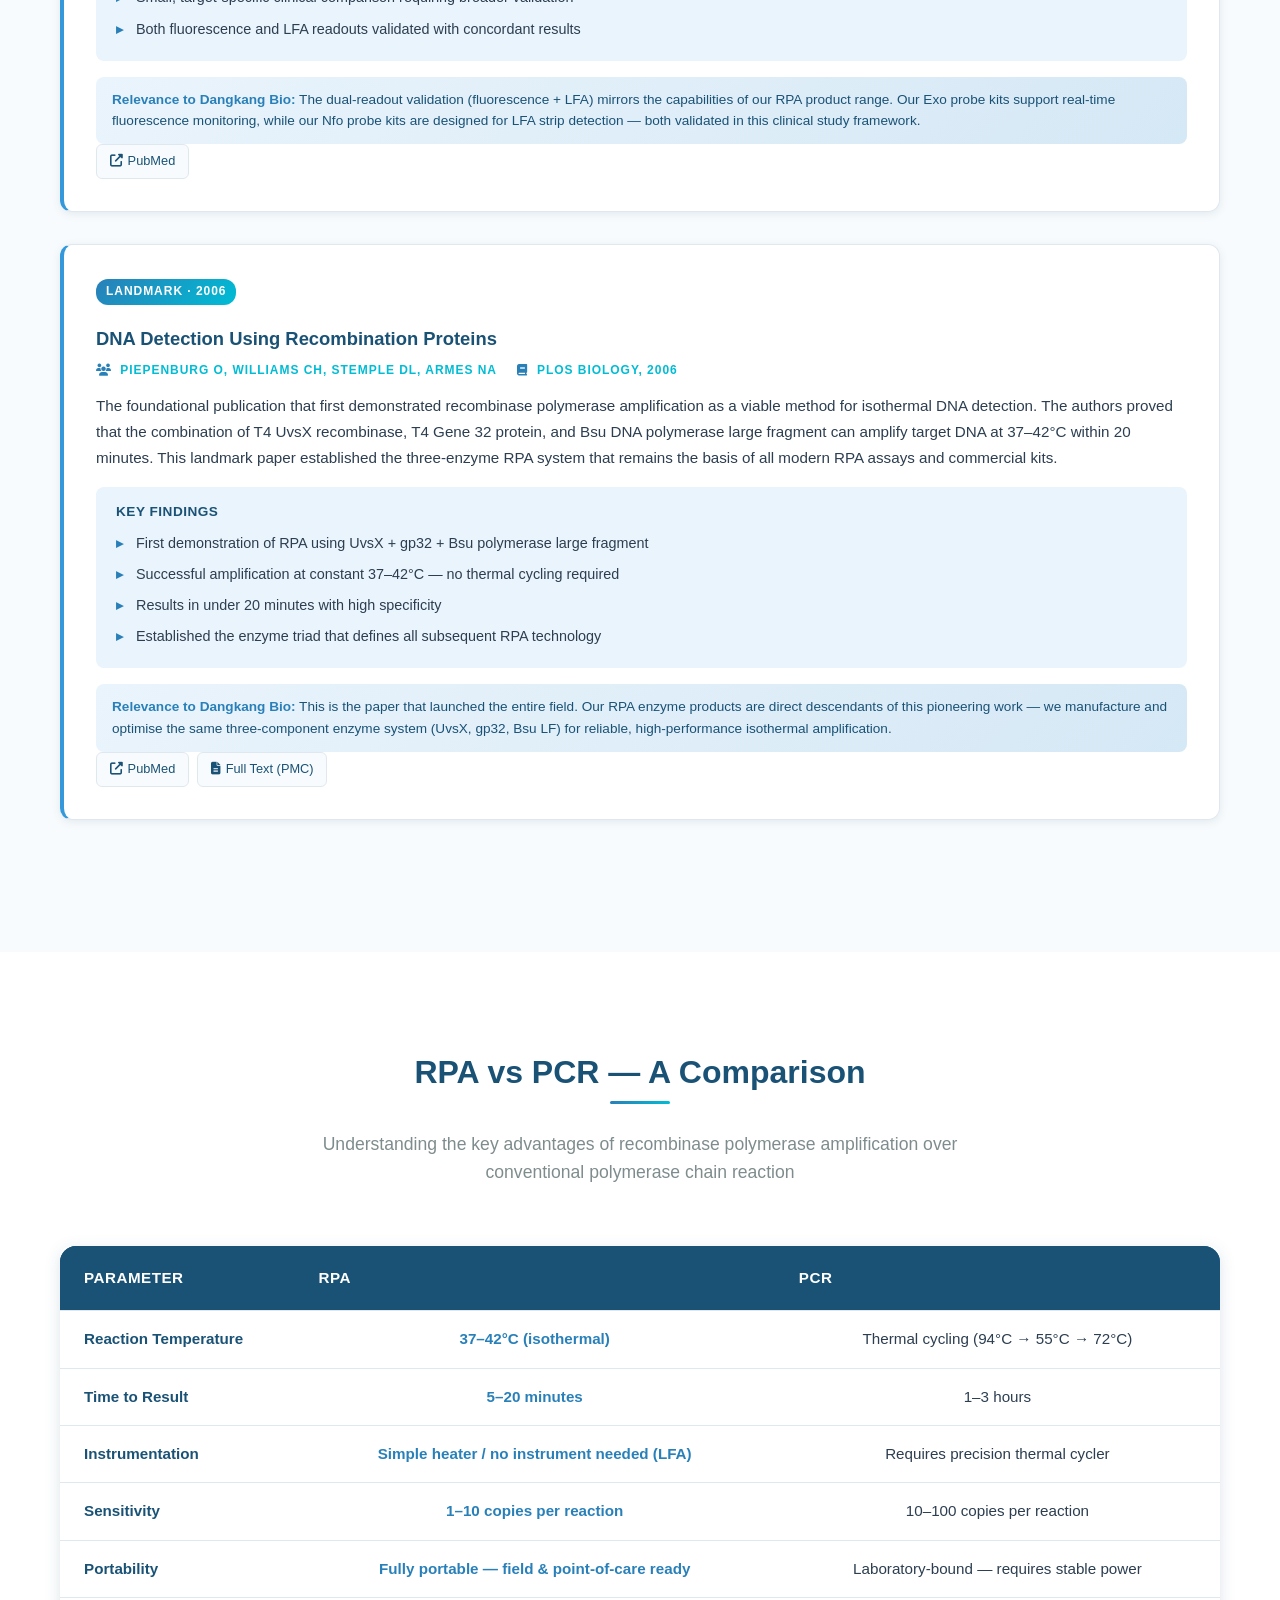
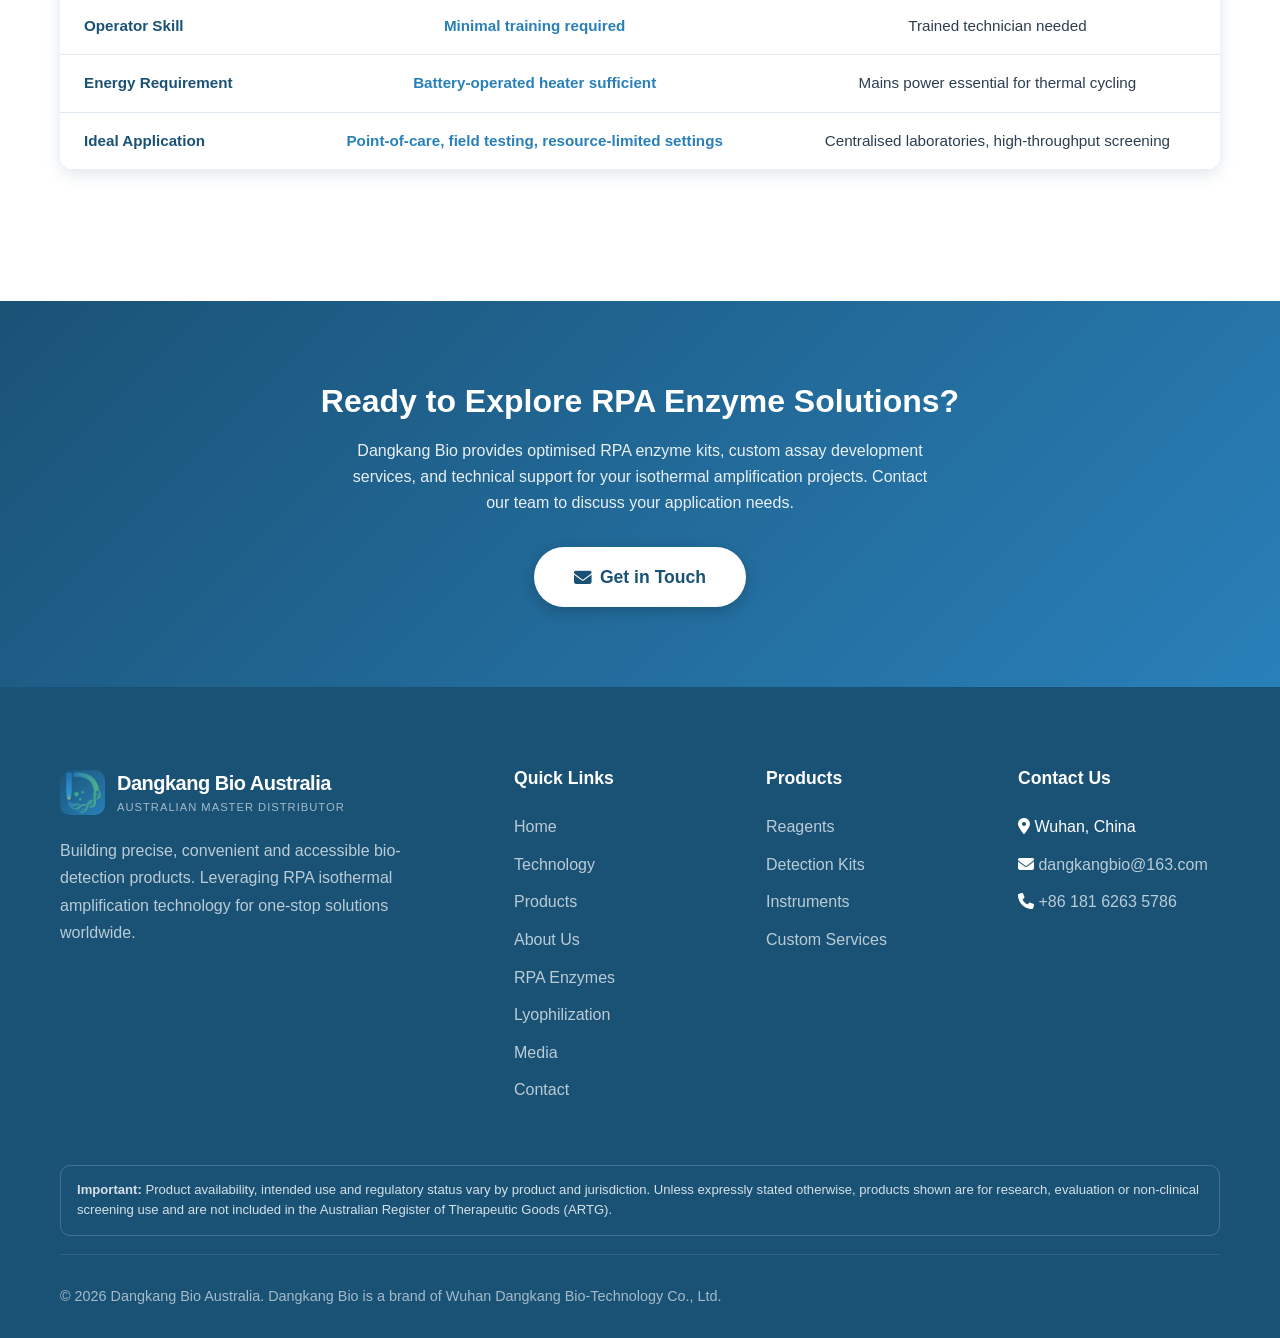
<file: rpa-enzymes.html>
<!DOCTYPE html>
<html lang="en">
<head>
  <meta charset="UTF-8">
  <meta name="viewport" content="width=device-width, initial-scale=1.0">
  <meta name="theme-color" content="#073b4c">
  <link rel="icon" href="assets/dangkang-mark.png">
  <meta name="description" content="RPA Enzyme Systems - Recombinase Polymerase Amplification enzyme components, reaction mechanism, detection strategies and PubMed literature reviews. Dangkang Bio provides high-quality RPA enzymes for isothermal nucleic acid amplification.">
  <meta name="keywords" content="RPA enzyme, recombinase, UvsX, Bsu polymerase, gene 32 protein, isothermal amplification, SSB, nucleic acid detection, PubMed, CRISPR-RPA">
  <title>RPA Enzymes | Dangkang Bio Australia</title>
  <link rel="canonical" href="https://dangkanggene.github.io/dangkangbio-en/rpa-enzymes.html">
  <meta property="og:type" content="website">
  <meta property="og:title" content="Dangkang Bio Australia | RPA Molecular Detection">
  <meta property="og:description" content="Australian access to RPA reagents, detection kits, instruments and assay development support from Dangkang Bio.">
  <meta property="og:url" content="https://dangkanggene.github.io/dangkangbio-en/rpa-enzymes.html">
  <meta property="og:image" content="https://dangkanggene.github.io/dangkangbio-en/assets/dangkang-mark.png">
  <link rel="stylesheet" href="css/style.css">
  <link rel="stylesheet" href="https://cdnjs.cloudflare.com/ajax/libs/font-awesome/6.4.0/css/all.min.css">
  <style>
    /* ===== RPA Enzymes Page Specific Styles ===== */

    /* Hero Banner */
    .rpa-hero {
      background: linear-gradient(135deg, #1a5276 0%, #2980b9 50%, #1a5276 100%);
      color: var(--text-white);
      padding: 140px 0 80px;
      text-align: center;
      position: relative;
      overflow: hidden;
    }

    .rpa-hero::before {
      content: '';
      position: absolute;
      top: 0;
      left: 0;
      right: 0;
      bottom: 0;
      background: url("data:image/svg+xml,%3Csvg xmlns='http://www.w3.org/2000/svg' width='100' height='100' viewBox='0 0 100 100'%3E%3Cpath d='M50 0 L100 50 L50 100 L0 50Z' fill='none' stroke='rgba(255,255,255,0.05)' stroke-width='1'/%3E%3C/svg%3E") repeat;
      opacity: 0.3;
    }

    .rpa-hero h1 {
      font-size: 2.8rem;
      color: var(--text-white);
      margin-bottom: 1rem;
      position: relative;
      z-index: 1;
    }

    .rpa-hero .hero-subtitle {
      font-size: 1.25rem;
      color: rgba(255,255,255,0.9);
      max-width: 750px;
      margin: 0 auto;
      position: relative;
      z-index: 1;
    }

    .rpa-hero .dna-icon {
      font-size: 3rem;
      margin-bottom: 1.5rem;
      position: relative;
      z-index: 1;
      opacity: 0.8;
    }

    /* Component Cards */
    .component-card {
      background: var(--text-white);
      border-radius: 12px;
      padding: 2.5rem;
      margin-bottom: 2rem;
      box-shadow: var(--shadow-md);
      border-left: 4px solid var(--primary-light);
      transition: all var(--transition-normal);
    }

    .component-card:hover {
      transform: translateY(-4px);
      box-shadow: var(--shadow-lg);
    }

    .component-card h3 {
      color: var(--primary-dark);
      margin-bottom: 0.5rem;
      font-size: 1.4rem;
    }

    .component-card .source-tag {
      display: inline-block;
      background: var(--bg-blue-light);
      color: var(--primary-light);
      padding: 4px 12px;
      border-radius: 20px;
      font-size: 0.85rem;
      margin-bottom: 1rem;
      font-weight: 500;
    }

    .component-card .params-grid {
      display: grid;
      grid-template-columns: repeat(auto-fit, minmax(200px, 1fr));
      gap: 1rem;
      margin-top: 1.5rem;
      padding-top: 1.5rem;
      border-top: 1px solid var(--border-color);
    }

    .component-card .param-item {
      text-align: center;
      padding: 0.75rem;
      background: var(--bg-light);
      border-radius: 8px;
    }

    .component-card .param-item .param-value {
      font-size: 1.1rem;
      font-weight: 700;
      color: var(--primary-dark);
    }

    .component-card .param-item .param-label {
      font-size: 0.8rem;
      color: var(--text-light);
      margin-top: 0.25rem;
    }

    /* Mechanism Steps */
    .mechanism-timeline {
      position: relative;
      padding-left: 3rem;
      margin: 2rem 0;
    }

    .mechanism-timeline::before {
      content: '';
      position: absolute;
      left: 1.25rem;
      top: 0;
      bottom: 0;
      width: 3px;
      background: linear-gradient(to bottom, var(--primary-light), var(--accent-cyan));
      border-radius: 3px;
    }

    .mechanism-step {
      position: relative;
      margin-bottom: 2rem;
      padding: 1.5rem;
      background: var(--text-white);
      border-radius: 10px;
      box-shadow: var(--shadow-sm);
      transition: all var(--transition-normal);
    }

    .mechanism-step:hover {
      box-shadow: var(--shadow-md);
      transform: translateX(4px);
    }

    .mechanism-step::before {
      content: attr(data-step);
      position: absolute;
      left: -3rem;
      top: 50%;
      transform: translateY(-50%);
      width: 2.5rem;
      height: 2.5rem;
      background: var(--primary-light);
      color: white;
      border-radius: 50%;
      display: flex;
      align-items: center;
      justify-content: center;
      font-weight: 700;
      font-size: 0.9rem;
      box-shadow: 0 2px 8px rgba(41, 128, 185, 0.4);
    }

    .mechanism-step h4 {
      color: var(--primary-dark);
      margin-bottom: 0.5rem;
    }

    /* Detection Strategy Cards */
    .detection-grid {
      display: grid;
      grid-template-columns: repeat(auto-fit, minmax(260px, 1fr));
      gap: 1.5rem;
      margin-top: 2rem;
    }

    .detection-card {
      background: var(--text-white);
      border-radius: 12px;
      padding: 2rem;
      text-align: center;
      box-shadow: var(--shadow-sm);
      border-top: 3px solid var(--primary-light);
      transition: all var(--transition-normal);
    }

    .detection-card:hover {
      transform: translateY(-6px);
      box-shadow: var(--shadow-lg);
      border-top-color: var(--accent-cyan);
    }

    .detection-card .detection-icon {
      width: 60px;
      height: 60px;
      background: linear-gradient(135deg, var(--primary-light), var(--accent-cyan));
      border-radius: 50%;
      display: flex;
      align-items: center;
      justify-content: center;
      margin: 0 auto 1rem;
      color: white;
      font-size: 1.5rem;
    }

    .detection-card h4 {
      color: var(--primary-dark);
      margin-bottom: 0.75rem;
    }

    /* Literature Cards */
    .literature-card {
      background: var(--text-white);
      border-radius: 12px;
      padding: 2rem;
      margin-bottom: 2rem;
      box-shadow: var(--shadow-sm);
      border-left: 4px solid var(--accent-blue);
      transition: all var(--transition-normal);
      position: relative;
    }

    .literature-card:hover {
      box-shadow: var(--shadow-lg);
      transform: translateY(-3px);
      border-left-color: var(--accent-cyan);
    }

    .literature-card .lit-badge {
      display: inline-block;
      background: linear-gradient(135deg, var(--primary-light), var(--accent-cyan));
      color: white;
      padding: 3px 10px;
      border-radius: 12px;
      font-size: 0.75rem;
      font-weight: 600;
      margin-bottom: 0.75rem;
    }

    .literature-card h3 {
      font-size: 1.15rem;
      color: var(--primary-dark);
      margin-bottom: 0.5rem;
      line-height: 1.4;
    }

    .literature-card .lit-meta {
      font-size: 0.85rem;
      color: var(--text-light);
      margin-bottom: 0.75rem;
    }

    .literature-card .lit-meta span {
      margin-right: 1rem;
    }

    .literature-card .lit-meta i {
      margin-right: 0.25rem;
      color: var(--primary-light);
    }

    .literature-card .lit-summary {
      color: var(--text-dark);
      font-size: 0.95rem;
      line-height: 1.7;
      margin-bottom: 1rem;
    }

    .literature-card .lit-highlights {
      background: var(--bg-blue-light);
      padding: 1rem 1.25rem;
      border-radius: 8px;
      margin-bottom: 1rem;
    }

    .literature-card .lit-highlights h5 {
      color: var(--primary-dark);
      font-size: 0.85rem;
      margin-bottom: 0.5rem;
      text-transform: uppercase;
      letter-spacing: 0.5px;
    }

    .literature-card .lit-highlights ul {
      list-style: none;
      padding: 0;
    }

    .literature-card .lit-highlights ul li {
      padding: 0.25rem 0;
      padding-left: 1.25rem;
      position: relative;
      font-size: 0.9rem;
    }

    .literature-card .lit-highlights ul li::before {
      content: '▸';
      position: absolute;
      left: 0;
      color: var(--primary-light);
      font-weight: bold;
    }

    .literature-card .lit-links {
      display: flex;
      flex-wrap: wrap;
      gap: 0.5rem;
    }

    .literature-card .lit-links a {
      display: inline-flex;
      align-items: center;
      gap: 0.3rem;
      padding: 0.4rem 0.8rem;
      background: var(--bg-light);
      border: 1px solid var(--border-color);
      border-radius: 6px;
      font-size: 0.8rem;
      color: var(--primary-dark);
      transition: all var(--transition-fast);
    }

    .literature-card .lit-links a:hover {
      background: var(--primary-light);
      color: white;
      border-color: var(--primary-light);
    }

    .literature-card .lit-relevance {
      background: linear-gradient(135deg, #eaf4fc, #d5e8f5);
      padding: 0.75rem 1rem;
      border-radius: 8px;
      font-size: 0.85rem;
      color: var(--primary-dark);
    }

    .literature-card .lit-relevance strong {
      color: var(--primary-light);
    }

    /* Comparison Table */
    .comparison-table-wrapper {
      overflow-x: auto;
      margin: 2rem 0;
      border-radius: 12px;
      box-shadow: var(--shadow-md);
    }

    .comparison-table {
      width: 100%;
      border-collapse: collapse;
      background: var(--text-white);
    }

    .comparison-table thead {
      background: linear-gradient(135deg, var(--primary-dark), var(--primary-light));
      color: white;
    }

    .comparison-table th {
      padding: 1.25rem 1.5rem;
      text-align: left;
      font-weight: 600;
      font-size: 0.95rem;
    }

    .comparison-table td {
      padding: 1rem 1.5rem;
      border-bottom: 1px solid var(--border-color);
      font-size: 0.95rem;
    }

    .comparison-table tbody tr:hover {
      background: var(--bg-blue-light);
    }

    .comparison-table tbody tr:last-child td {
      border-bottom: none;
    }

    .comparison-table .rpa-advantage {
      color: var(--primary-light);
      font-weight: 600;
    }

    /* Application Cards */
    .application-grid {
      display: grid;
      grid-template-columns: repeat(auto-fit, minmax(300px, 1fr));
      gap: 1.5rem;
      margin-top: 2rem;
    }

    .application-card {
      background: var(--text-white);
      border-radius: 12px;
      padding: 2rem;
      box-shadow: var(--shadow-sm);
      transition: all var(--transition-normal);
      display: flex;
      align-items: flex-start;
      gap: 1rem;
    }

    .application-card:hover {
      transform: translateY(-4px);
      box-shadow: var(--shadow-md);
    }

    .application-card .app-icon {
      flex-shrink: 0;
      width: 50px;
      height: 50px;
      background: linear-gradient(135deg, var(--primary-light), var(--accent-cyan));
      border-radius: 10px;
      display: flex;
      align-items: center;
      justify-content: center;
      color: white;
      font-size: 1.3rem;
    }

    .application-card h4 {
      color: var(--primary-dark);
      margin-bottom: 0.5rem;
    }

    .application-card p {
      font-size: 0.9rem;
      color: var(--text-light);
      margin: 0;
    }

    /* CTA Section */
    .rpa-cta {
      background: linear-gradient(135deg, var(--primary-dark), var(--primary-light));
      color: white;
      text-align: center;
      padding: 5rem 0;
    }

    .rpa-cta h2 {
      color: white;
      margin-bottom: 1rem;
    }

    .rpa-cta p {
      color: rgba(255,255,255,0.9);
      max-width: 600px;
      margin: 0 auto 2rem;
    }

    .rpa-cta .btn-cta {
      display: inline-flex;
      align-items: center;
      gap: 0.5rem;
      padding: 1rem 2.5rem;
      background: white;
      color: var(--primary-dark);
      border-radius: 50px;
      font-weight: 600;
      font-size: 1.1rem;
      transition: all var(--transition-normal);
      box-shadow: 0 4px 15px rgba(0,0,0,0.2);
    }

    .rpa-cta .btn-cta:hover {
      transform: translateY(-3px);
      box-shadow: 0 6px 20px rgba(0,0,0,0.3);
      color: var(--primary-light);
    }

    /* Responsive */
    @media (max-width: 768px) {
      .rpa-hero h1 {
        font-size: 2rem;
      }

      .rpa-hero .hero-subtitle {
        font-size: 1rem;
      }

      .component-card {
        padding: 1.5rem;
      }

      .mechanism-timeline {
        padding-left: 2.5rem;
      }

      .mechanism-step::before {
        left: -2.5rem;
        width: 2rem;
        height: 2rem;
        font-size: 0.8rem;
      }

      .literature-card {
        padding: 1.5rem;
      }

      .comparison-table th,
      .comparison-table td {
        padding: 0.75rem;
        font-size: 0.85rem;
      }
    }
  </style>
</head>
<body>
  <a class="skip-link" href="#main-content">Skip to main content</a>
  <!-- Navigation -->
  <nav class="navbar">
    <div class="container">
      <div class="navbar-inner">
        <a href="index.html" class="logo">
          <div class="logo-icon"><img src="assets/dangkang-mark.png" alt="" width="45" height="45"></div>
          <div class="logo-text">
            <span class="logo-name">Dangkang Bio Australia</span>
            <span class="logo-tagline">Australian Master Distributor</span>
          </div>
        </a>

        <ul class="nav-links" id="primary-navigation">
          <li><a href="index.html">Home</a></li>
          <li><a href="technology.html">Technology</a></li>
            <li><a href="rpa-crispr.html">RPA–CRISPR</a></li>
          <li><a href="products.html">Products</a></li>
          <li><a href="about.html">About</a></li>
          <li><a href="rpa-enzymes.html" class="active">RPA Enzymes</a></li>
          <li><a href="media.html">Media</a></li>
          <li><a href="contact.html">Contact</a></li>
        </ul>

        <button class="menu-toggle" type="button" aria-label="Open navigation" aria-expanded="false" aria-controls="primary-navigation">
          <span></span>
          <span></span>
          <span></span>
        </button>
      </div>
    </div>
  </nav>

  <!-- Hero Section -->
  <main id="main-content">
  <section class="rpa-hero">
    <div class="container">
      <div class="dna-icon"><i class="fas fa-dna"></i></div>
      <h1>RPA Enzyme Systems & Applications</h1>
      <p class="hero-subtitle">Advancing Isothermal Nucleic Acid Amplification Through Enzyme Innovation</p>
    </div>
  </section>

  <!-- Section 2: Core RPA Enzyme Components -->
  <section class="section" id="components">
    <div class="container">
      <div class="section-header fade-in">
        <h2>Core RPA Enzyme Components</h2>
        <p>The recombinase polymerase amplification system relies on three essential enzyme components working in concert to achieve rapid, isothermal DNA amplification</p>
      </div>

      <!-- UvsX Recombinase -->
      <div class="component-card fade-in">
        <h3><i class="fas fa-sync-alt" style="color: var(--primary-light); margin-right: 0.5rem;"></i>UvsX Recombinase</h3>
        <span class="source-tag"><i class="fas fa-virus"></i> Derived from T4 Bacteriophage</span>
        <p>UvsX is a strand exchange protein that forms a helical nucleoprotein filament with primers. This recombinase-oligonucleotide complex then scans double-stranded DNA templates for homologous sequences and catalyses strand invasion, creating a displacement loop (D-loop) structure that enables primer annealing without thermal denaturation.</p>
        <p>UvsX requires ATP hydrolysis to drive the strand exchange reaction and functions optimally in the presence of molecular crowding agents such as polyethylene glycol (PEG), which mimic the intracellular environment and enhance recombination efficiency.</p>
        <div class="params-grid">
          <div class="param-item">
            <div class="param-value">~38 kDa</div>
            <div class="param-label">Molecular Weight</div>
          </div>
          <div class="param-item">
            <div class="param-value">37–42°C</div>
            <div class="param-label">Optimal Temperature</div>
          </div>
          <div class="param-item">
            <div class="param-value">ATP + PEG</div>
            <div class="param-label">Required Cofactors</div>
          </div>
          <div class="param-item">
            <div class="param-value">6–12 mM</div>
            <div class="param-label">Mg²⁺ Concentration</div>
          </div>
        </div>
      </div>

      <!-- Bsu Large Fragment DNA Polymerase -->
      <div class="component-card fade-in">
        <h3><i class="fas fa-project-diagram" style="color: var(--primary-light); margin-right: 0.5rem;"></i>Bsu Large Fragment DNA Polymerase</h3>
        <span class="source-tag"><i class="fas fa-bacteria"></i> Derived from Bacillus subtilis</span>
        <p>The Bsu Large Fragment is a 5'→3' DNA polymerase lacking 5'→3' exonuclease activity, obtained by proteolytic removal of the N-terminal domain of the native Bsu polymerase. This strand-displacing DNA polymerase extends the primer from its 3' hydroxyl end, synthesising the complementary strand while simultaneously displacing the downstream strand.</p>
        <p>Its intrinsic strand displacement activity eliminates the need for a separate helicase, distinguishing RPA from other isothermal amplification methods such as LAMP or HDA. The enzyme operates efficiently at the mild reaction temperatures characteristic of RPA.</p>
        <div class="params-grid">
          <div class="param-item">
            <div class="param-value">~68 kDa</div>
            <div class="param-label">Molecular Weight (Large Fragment)</div>
          </div>
          <div class="param-item">
            <div class="param-value">37–42°C</div>
            <div class="param-label">Optimal Temperature</div>
          </div>
          <div class="param-item">
            <div class="param-value">5'→3' Pol</div>
            <div class="param-label">Polymerase Activity</div>
          </div>
          <div class="param-item">
            <div class="param-value">Strong</div>
            <div class="param-label">Strand Displacement</div>
          </div>
        </div>
      </div>

      <!-- T4 Gene 32 Protein / SSB -->
      <div class="component-card fade-in">
        <h3><i class="fas fa-shield-alt" style="color: var(--primary-light); margin-right: 0.5rem;"></i>T4 Gene 32 Protein (gp32) — SSB</h3>
        <span class="source-tag"><i class="fas fa-virus"></i> Derived from T4 Bacteriophage</span>
        <p>The T4 Gene 32 protein functions as a single-stranded DNA binding protein (SSB). Its primary role in the RPA system is to stabilise the displaced single-stranded DNA strand generated during strand invasion by the recombinase-primer complex.</p>
        <p>By coating and protecting the displaced strand, gp32 prevents re-annealing of the two complementary DNA strands and blocks branch migration from reversing the D-loop structure. This ensures the primer remains annealed at the target site and is not expelled, thereby facilitating efficient polymerase extension and exponential amplification.</p>
        <div class="params-grid">
          <div class="param-item">
            <div class="param-value">~32 kDa</div>
            <div class="param-label">Molecular Weight</div>
          </div>
          <div class="param-item">
            <div class="param-value">37–42°C</div>
            <div class="param-label">Optimal Temperature</div>
          </div>
          <div class="param-item">
            <div class="param-value">ssDNA Binding</div>
            <div class="param-label">Primary Function</div>
          </div>
          <div class="param-item">
            <div class="param-value">Cooperative</div>
            <div class="param-label">Binding Mode</div>
          </div>
        </div>
      </div>
    </div>
  </section>

  <!-- Section 3: RPA Reaction Mechanism -->
  <section class="section section-alt" id="mechanism">
    <div class="container">
      <div class="section-header fade-in">
        <h2>RPA Reaction Mechanism</h2>
        <p>The molecular mechanism of recombinase polymerase amplification proceeds through a coordinated series of enzymatic steps at a constant temperature</p>
      </div>

      <div class="mechanism-timeline fade-in">
        <div class="mechanism-step" data-step="1">
          <h4>Recombinase–Primer Complex Formation</h4>
          <p>UvsX recombinase binds to the oligonucleotide primer in the presence of ATP, forming a right-handed helical nucleoprotein filament. This active complex is essential for subsequent homology search and strand invasion. The nucleoprotein filament protects the primer from degradation and presents it in a conformation suitable for DNA duplex interrogation.</p>
        </div>

        <div class="mechanism-step" data-step="2">
          <h4>Homology Search in Double-Stranded DNA</h4>
          <p>The recombinase–primer nucleoprotein filament scans the double-stranded DNA template for a homologous sequence matching the primer. This search process is facilitated by the dynamic nature of the filament, which samples local DNA regions through transient opening and re-closing of the duplex, guided by complementary base-pairing potential.</p>
        </div>

        <div class="mechanism-step" data-step="3">
          <h4>Strand Invasion & D-Loop Formation</h4>
          <p>Upon identifying the target homologous site, the recombinase drives the primer strand to invade the double helix, displacing one strand of the duplex and forming a displacement loop (D-loop). The displaced strand is extruded from the duplex structure, creating a single-stranded region available for stabilisation by SSB. This step replaces the thermal denaturation required in PCR.</p>
        </div>

        <div class="mechanism-step" data-step="4">
          <h4>SSB Stabilisation of the Displaced Strand</h4>
          <p>T4 Gene 32 protein (gp32) rapidly binds to and coats the displaced single-stranded DNA, preventing it from re-annealing with the complementary strand. This stabilisation also prevents branch migration from reversing the D-loop and expelling the primer. Without gp32, the invasion intermediate would be transient and unproductive.</p>
        </div>

        <div class="mechanism-step" data-step="5">
          <h4>Polymerase Extension</h4>
          <p>Bsu Large Fragment DNA polymerase recognises the annealed primer at its 3' end within the D-loop structure and initiates DNA synthesis in the 5'→3' direction. As the polymerase extends the primer, its intrinsic strand displacement activity simultaneously displaces the downstream DNA strand, which is immediately bound by SSB (gp32). The full-length amplicon is generated in a single extension step.</p>
        </div>

        <div class="mechanism-step" data-step="6">
          <h4>Exponential Amplification Cycle</h4>
          <p>The newly synthesised strand, freed from the template upon completion of extension, can itself serve as a template for subsequent rounds of recombinase-mediated invasion. Forward and reverse primers operate simultaneously, and with each cycle the number of target amplicon molecules doubles. Combined with the continuous nature of isothermal amplification, this results in exponential accumulation of product within 5–20 minutes.</p>
        </div>
      </div>
    </div>
  </section>

  <!-- Section 4: Detection Strategies -->
  <section class="section" id="detection">
    <div class="container">
      <div class="section-header fade-in">
        <h2>Detection Strategies</h2>
        <p>RPA amplicons can be detected through multiple complementary strategies, each suited to different application scenarios and resource settings</p>
      </div>

      <div class="detection-grid fade-in">
        <div class="detection-card">
          <div class="detection-icon"><i class="fas fa-bolt"></i></div>
          <h4>Real-time Fluorescence Detection</h4>
          <p>Uses exonuclease-sensitive dual-labelled probes for real-time monitoring of amplification. Probe cleavage separates the fluorophore from the quencher, enabling kinetic and threshold-based signal analysis. Quantitative interpretation and analytical sensitivity require assay-specific validation.</p>
        </div>

        <div class="detection-card">
          <div class="detection-icon"><i class="fas fa-stream"></i></div>
          <h4>Lateral Flow Assay (LFA)</h4>
          <p>Employs Nfo probes (nicking endonuclease-sensitive probes) with biotin and FAM labels. After RPA amplification, the product is cleaved by Nt.BstNBI nicking enzyme, and the labelled fragments are visualised on a lateral flow strip within minutes. Ideal for point-of-care, resource-limited settings with no instrumentation required.</p>
        </div>

        <div class="detection-card">
          <div class="detection-icon"><i class="fas fa-wave-square"></i></div>
          <h4>Gel Electrophoresis</h4>
          <p>Standard agarose gel electrophoresis provides a straightforward, widely accessible method for confirming RPA amplicon presence and approximate size. While not real-time, it offers reliable endpoint analysis and is suitable for laboratories with existing electrophoresis infrastructure. Band intensity correlates with amplification efficiency.</p>
        </div>

        <div class="detection-card">
          <div class="detection-icon"><i class="fas fa-cut"></i></div>
          <h4>CRISPR-Cas Integration</h4>
          <p>RPA can be coupled with programmable CRISPR-Cas systems such as Cas12a or Cas13a. After target recognition, collateral reporter cleavage can generate fluorescence or lateral-flow signals. Sensitivity, mismatch discrimination and multiplex performance are assay-specific.</p>
          <a href="rpa-crispr.html" class="btn btn-outline btn-sm">Explore principles, limitations and services</a>
        </div>
      </div>
    </div>
  </section>

  <!-- Section 5: Application Fields -->
  <section class="section section-alt" id="applications">
    <div class="container">
      <div class="section-header fade-in">
        <h2>Application Fields</h2>
        <p>RPA technology is transforming nucleic acid detection across diverse fields, from clinical diagnostics to food safety and environmental monitoring</p>
      </div>

      <div class="application-grid fade-in">
        <div class="application-card">
          <div class="app-icon"><i class="fas fa-virus"></i></div>
          <div>
            <h4>Infectious Disease Diagnostics</h4>
            <p>Rapid detection of HIV, HPV, SARS-CoV-2, HCMV, and other clinically significant pathogens. RPA enables same-visit results in emergency departments, rural clinics, and low-resource settings where PCR infrastructure is unavailable.</p>
          </div>
        </div>

        <div class="application-card">
          <div class="app-icon"><i class="fas fa-apple-alt"></i></div>
          <div>
            <h4>Food Safety Testing</h4>
            <p>Detection of foodborne pathogens including Salmonella, Listeria monocytogenes, E. coli O157:H7, and Vibrio parahaemolyticus. On-site screening reduces turnaround time from days to under 30 minutes, preventing contaminated products from entering the supply chain.</p>
          </div>
        </div>

        <div class="application-card">
          <div class="app-icon"><i class="fas fa-paw"></i></div>
          <div>
            <h4>Animal Disease Surveillance</h4>
            <p>Early detection of African Swine Fever (ASF), Avian Influenza, and other economically devastating animal diseases. Portable RPA systems enable field-level screening on farms, at borders, and during disease outbreaks, supporting rapid containment strategies.</p>
          </div>
        </div>

        <div class="application-card">
          <div class="app-icon"><i class="fas fa-leaf"></i></div>
          <div>
            <h4>Environmental Monitoring</h4>
            <p>Surveillance of water quality, soil microbiomes, and air-borne pathogens. RPA-based biosensors detect trace nucleic acid contamination in environmental samples, supporting regulatory compliance and public health protection.</p>
          </div>
        </div>

        <div class="application-card">
          <div class="app-icon"><i class="fas fa-pills"></i></div>
          <div>
            <h4>Antimicrobial Resistance Detection</h4>
            <p>Rapid identification of antibiotic resistance genes (ARGs) in clinical and environmental isolates. RPA-CRISPR systems distinguish single-nucleotide polymorphisms associated with resistance, informing treatment decisions within hours rather than days.</p>
          </div>
        </div>

        <div class="application-card">
          <div class="app-icon"><i class="fas fa-heartbeat"></i></div>
          <div>
            <h4>Zoonotic Disease Monitoring</h4>
            <p>One Health surveillance of pathogens that transmit between animals and humans. RPA enables simultaneous testing in animal reservoirs and human populations at the human-animal interface, supporting early warning systems for emerging infectious diseases.</p>
          </div>
        </div>
      </div>
    </div>
  </section>

  <!-- Section 6: PubMed Literature Reviews -->
  <section class="section" id="literature">
    <div class="container">
      <div class="section-header fade-in">
        <h2>PubMed Literature Reviews</h2>
        <p>Key peer-reviewed publications advancing our understanding of RPA technology, enzyme engineering, and clinical applications</p>
      </div>

      <!-- Literature 1 -->
      <div class="literature-card fade-in">
        <span class="lit-badge">Review · Foundational</span>
        <h3>Recombinase Polymerase Amplification: Basics, Applications and Recent Advances</h3>
        <div class="lit-meta">
          <span><i class="fas fa-users"></i> Lobato I, O'Sullivan CK</span>
          <span><i class="fas fa-book"></i> Trends in Analytical Chemistry, 2018</span>
        </div>
        <p class="lit-summary">A comprehensive review of the RPA platform covering the fundamental principles of recombinase-mediated amplification, primer and probe design guidelines, operational temperature range (22–42°C), and the breadth of detection strategies including fluorescence, lateral flow, and solid-phase formats. The authors highlight how RPA achieves amplification of as few as 1–10 DNA copies within 20 minutes, and discuss integration with microfluidic platforms for automated point-of-care diagnostics.</p>
        <div class="lit-highlights">
          <h5>Key Findings</h5>
          <ul>
            <li>RPA functions across a broad temperature range (22–42°C) without precision thermal control</li>
            <li>Sensitivity of 1–10 copies per reaction within 20 minutes</li>
            <li>Multiple detection modalities: real-time fluorescence, lateral flow, and solid-phase ELISA-like formats</li>
            <li>Microfluidic integration enables fully automated sample-to-answer workflows</li>
          </ul>
        </div>
        <div class="lit-relevance"><strong>Relevance to Dangkang Bio:</strong> This review validates the core design principles underlying our RPA enzyme kit — optimised UvsX, Bsu polymerase, and gp32 operating at 37–42°C with molecular crowding reagents for maximum efficiency.</div>
        <div class="lit-links">
          <a href="https://pubmed.ncbi.nlm.nih.gov/32287544/" target="_blank" rel="noopener"><i class="fas fa-external-link-alt"></i> PubMed</a>
          <a href="https://pmc.ncbi.nlm.nih.gov/articles/PMC7112910/" target="_blank" rel="noopener"><i class="fas fa-file-alt"></i> Full Text (PMC)</a>
        </div>
      </div>

      <!-- Literature 2 -->
      <div class="literature-card fade-in">
        <span class="lit-badge">Application · LFA</span>
        <h3>Application of Recombinase Polymerase Amplification with Lateral Flow Assay to Pathogen Point-of-Care Diagnosis</h3>
        <div class="lit-meta">
          <span><i class="fas fa-users"></i> Zhao Y, Wei Y, Ye C, et al.</span>
          <span><i class="fas fa-book"></i> Frontiers in Cellular and Infection Microbiology, 2024</span>
        </div>
        <p class="lit-summary">This article systematically evaluates the RPA-LFA combined detection platform for point-of-care pathogen diagnosis. The lateral flow assay enables visual readout within minutes after RPA amplification, eliminating the need for specialised instrumentation. The authors demonstrate that this integrated approach is particularly suited to resource-limited settings where conventional PCR and real-time fluorescence detection are impractical.</p>
        <div class="lit-highlights">
          <h5>Key Findings</h5>
          <ul>
            <li>RPA-LFA delivers visual results within minutes, requiring no electronic reader</li>
            <li>Minimal training needed — ideal for field operators and community health workers</li>
            <li>Cost-effective alternative to PCR for high-volume screening programmes</li>
            <li>Validated across multiple pathogen targets with consistently high sensitivity and specificity</li>
          </ul>
        </div>
        <div class="lit-relevance"><strong>Relevance to Dangkang Bio:</strong> Our Nfo probe-based RPA kits are purpose-designed for LFA detection. The validated workflow — RPA amplification with Nfo probes followed by lateral flow strip readout — directly mirrors the protocol evaluated in this publication.</div>
        <div class="lit-links">
          <a href="https://pubmed.ncbi.nlm.nih.gov/39624267/" target="_blank" rel="noopener"><i class="fas fa-external-link-alt"></i> PubMed</a>
          <a href="https://pmc.ncbi.nlm.nih.gov/articles/PMC11609166/" target="_blank" rel="noopener"><i class="fas fa-file-alt"></i> Full Text (PMC)</a>
        </div>
      </div>

      <!-- Literature 3 -->
      <div class="literature-card fade-in">
        <span class="lit-badge">Review · CRISPR-RPA</span>
        <h3>Recent Advances in Rapid Multiplex Detection of Nucleic Acid Markers Using RPA and CRISPR-Cas</h3>
        <div class="lit-meta">
          <span><i class="fas fa-users"></i> Li X, Huang Y, Zhang X, et al.</span>
          <span><i class="fas fa-book"></i> Frontiers in Microbiology, 2026</span>
        </div>
        <p class="lit-summary">This review covers the rapidly evolving field of RPA-CRISPR combined detection systems operating at isothermal conditions (37–42°C). The authors categorise multiplexing strategies into dual-tube methods, spatially separated single-tube approaches, and homogeneous single-tube systems. Applications span foodborne pathogen screening, antimicrobial resistance gene analysis, and multi-target clinical diagnostics, all achieving attomolar-level sensitivity.</p>
        <div class="lit-highlights">
          <h5>Key Findings</h5>
          <ul>
            <li>RPA-CRISPR systems achieve attomolar sensitivity at isothermal 37–42°C conditions</li>
            <li>Three multiplexing architectures: dual-tube, spatial single-tube, and homogeneous single-tube</li>
            <li>Applicable to foodborne pathogens, antibiotic resistance genes, and clinical panels</li>
            <li>Single-base discrimination enables differentiation of closely related pathogen strains</li>
          </ul>
        </div>
        <div class="lit-relevance"><strong>Relevance to Dangkang Bio:</strong> Our RPA enzyme systems are compatible with all three CRISPR integration strategies described. The consistent isothermal conditions (37–42°C) across both RPA and CRISPR steps simplify assay development and workflow design for our customers.</div>
        <div class="lit-links">
          <a href="https://pubmed.ncbi.nlm.nih.gov/42182021/" target="_blank" rel="noopener"><i class="fas fa-external-link-alt"></i> PubMed</a>
          <a href="https://pmc.ncbi.nlm.nih.gov/articles/PMC13190187/" target="_blank" rel="noopener"><i class="fas fa-file-alt"></i> Full Text (PMC)</a>
        </div>
      </div>

      <!-- Literature 4 -->
      <div class="literature-card fade-in">
        <span class="lit-badge">Clinical · HPV Genotyping</span>
        <h3>A Multiplex RPA-CRISPR/Cas12a-Based POCT Technique and Its Application in Human Papillomavirus (HPV) Typing Assay</h3>
        <div class="lit-meta">
          <span><i class="fas fa-users"></i> Liu Y, Chao Z, Ding W, et al.</span>
          <span><i class="fas fa-book"></i> Biosensors and Bioelectronics, 2024</span>
        </div>
        <p class="lit-summary">The authors established a multiplex RPA-CRISPR/Cas12a point-of-care testing system (H-MRC12a) capable of genotyping six high-risk HPV types (16, 18, 31, 33, 35, 45) within 45 minutes. The system achieves a detection depth of 1 copy/μL, making it one of the most sensitive POCT platforms for HPV screening reported to date. Clinical validation confirmed excellent concordance with standard laboratory methods.</p>
        <div class="lit-highlights">
          <h5>Key Findings</h5>
          <ul>
            <li>Simultaneous genotyping of 6 high-risk HPV types in a single reaction</li>
            <li>Turnaround time of 45 minutes from sample to result</li>
            <li>Detection depth of 1 copy/μL — among the most sensitive POCT assays available</li>
            <li>CRISPR/Cas12a trans-cleavage provides sequence-specific signal generation</li>
          </ul>
        </div>
        <div class="lit-relevance"><strong>Development relevance:</strong> This study illustrates one multiplex RPA–Cas12a architecture. Compatibility and performance with any specific reagent formulation must be demonstrated through target-specific development and verification.</div>
        <div class="lit-links">
          <a href="https://pubmed.ncbi.nlm.nih.gov/38459454/" target="_blank" rel="noopener"><i class="fas fa-external-link-alt"></i> PubMed</a>
        </div>
      </div>

      <!-- Literature 5 -->
      <div class="literature-card fade-in">
        <span class="lit-badge">Innovation · AI + Microfluidics</span>
        <h3>Deep Learning-Enhanced Hand-Driven Microfluidic Chip for Multiplexed Nucleic Acid Detection Based on RPA/CRISPR</h3>
        <div class="lit-meta">
          <span><i class="fas fa-users"></i> Xu T, Zhang Y, Li S, et al.</span>
          <span><i class="fas fa-book"></i> Advanced Science, 2025</span>
        </div>
        <p class="lit-summary">This study presents the R-CHIP system — a hand-driven microfluidic device integrating RPA amplification, CRISPR-Cas detection, and AI-powered deep learning analysis. The system achieves remarkable sensitivity of 10⁻¹⁷ M for HPV-16 and 10⁻¹⁸ M for HPV-18. Testing on 300 clinical samples demonstrated accuracy exceeding 95%, with the ResNet-18 deep learning model achieving 96–98% prediction accuracy for fluorescent signal classification.</p>
        <div class="lit-highlights">
          <h5>Key Findings</h5>
          <ul>
            <li>Hand-driven microfluidics eliminates the need for external power sources or pumps</li>
            <li>Sensitivity: 10⁻¹⁷ M (HPV-16) and 10⁻¹⁸ M (HPV-18)</li>
            <li>300 clinical samples tested with >95% accuracy vs. reference methods</li>
            <li>ResNet-18 deep learning model: 96–98% prediction accuracy for signal interpretation</li>
          </ul>
        </div>
        <div class="lit-relevance"><strong>Development relevance:</strong> The study demonstrates how amplification, CRISPR reporting, microfluidics and image analysis can be integrated. Transfer to another reagent or device configuration requires independent optimisation and validation.</div>
        <div class="lit-links">
          <a href="https://pubmed.ncbi.nlm.nih.gov/40163382/" target="_blank" rel="noopener"><i class="fas fa-external-link-alt"></i> PubMed</a>
        </div>
      </div>

      <!-- Literature 6 -->
      <div class="literature-card fade-in">
        <span class="lit-badge">Clinical · HCMV</span>
        <h3>Rapid and Sensitive Point-of-Care Diagnosis of Human Cytomegalovirus Infection Using RPA-CRISPR Technology</h3>
        <div class="lit-meta">
          <span><i class="fas fa-users"></i> Shin K, Seong GM, Yoo JR, Kim ET</span>
          <span><i class="fas fa-book"></i> Journal of Clinical Microbiology, 2024</span>
        </div>
        <p class="lit-summary">The authors reported an HCMV RPA–CRISPR research assay evaluated with fluorescence and lateral-flow readouts. Results from a small set of 13 clinical specimens were compared with reference PCR; the limited sample size means the reported performance should not be generalised to other assays or populations.</p>
        <div class="lit-highlights">
          <h5>Key Findings</h5>
          <ul>
            <li>Detection completed within 1 hour from sample to result</li>
            <li>Single-copy sensitivity for positive control plasmid DNA</li>
            <li>Small, target-specific clinical comparison requiring broader validation</li>
            <li>Both fluorescence and LFA readouts validated with concordant results</li>
          </ul>
        </div>
        <div class="lit-relevance"><strong>Relevance to Dangkang Bio:</strong> The dual-readout validation (fluorescence + LFA) mirrors the capabilities of our RPA product range. Our Exo probe kits support real-time fluorescence monitoring, while our Nfo probe kits are designed for LFA strip detection — both validated in this clinical study framework.</div>
        <div class="lit-links">
          <a href="https://pubmed.ncbi.nlm.nih.gov/38586394/" target="_blank" rel="noopener"><i class="fas fa-external-link-alt"></i> PubMed</a>
        </div>
      </div>

      <!-- Literature 7 -->
      <div class="literature-card fade-in">
        <span class="lit-badge">Landmark · 2006</span>
        <h3>DNA Detection Using Recombination Proteins</h3>
        <div class="lit-meta">
          <span><i class="fas fa-users"></i> Piepenburg O, Williams CH, Stemple DL, Armes NA</span>
          <span><i class="fas fa-book"></i> PLoS Biology, 2006</span>
        </div>
        <p class="lit-summary">The foundational publication that first demonstrated recombinase polymerase amplification as a viable method for isothermal DNA detection. The authors proved that the combination of T4 UvsX recombinase, T4 Gene 32 protein, and Bsu DNA polymerase large fragment can amplify target DNA at 37–42°C within 20 minutes. This landmark paper established the three-enzyme RPA system that remains the basis of all modern RPA assays and commercial kits.</p>
        <div class="lit-highlights">
          <h5>Key Findings</h5>
          <ul>
            <li>First demonstration of RPA using UvsX + gp32 + Bsu polymerase large fragment</li>
            <li>Successful amplification at constant 37–42°C — no thermal cycling required</li>
            <li>Results in under 20 minutes with high specificity</li>
            <li>Established the enzyme triad that defines all subsequent RPA technology</li>
          </ul>
        </div>
        <div class="lit-relevance"><strong>Relevance to Dangkang Bio:</strong> This is the paper that launched the entire field. Our RPA enzyme products are direct descendants of this pioneering work — we manufacture and optimise the same three-component enzyme system (UvsX, gp32, Bsu LF) for reliable, high-performance isothermal amplification.</div>
        <div class="lit-links">
          <a href="https://pubmed.ncbi.nlm.nih.gov/16683841/" target="_blank" rel="noopener"><i class="fas fa-external-link-alt"></i> PubMed</a>
          <a href="https://pmc.ncbi.nlm.nih.gov/articles/PMC1463011/" target="_blank" rel="noopener"><i class="fas fa-file-alt"></i> Full Text (PMC)</a>
        </div>
      </div>
    </div>
  </section>

  <!-- Section 7: RPA vs PCR Comparison Table -->
  <section class="section section-alt" id="comparison">
    <div class="container">
      <div class="section-header fade-in">
        <h2>RPA vs PCR — A Comparison</h2>
        <p>Understanding the key advantages of recombinase polymerase amplification over conventional polymerase chain reaction</p>
      </div>

      <div class="comparison-table-wrapper fade-in">
        <table class="comparison-table">
          <thead>
            <tr>
              <th>Parameter</th>
              <th>RPA</th>
              <th>PCR</th>
            </tr>
          </thead>
          <tbody>
            <tr>
              <td><strong>Reaction Temperature</strong></td>
              <td class="rpa-advantage">37–42°C (isothermal)</td>
              <td>Thermal cycling (94°C → 55°C → 72°C)</td>
            </tr>
            <tr>
              <td><strong>Time to Result</strong></td>
              <td class="rpa-advantage">5–20 minutes</td>
              <td>1–3 hours</td>
            </tr>
            <tr>
              <td><strong>Instrumentation</strong></td>
              <td class="rpa-advantage">Simple heater / no instrument needed (LFA)</td>
              <td>Requires precision thermal cycler</td>
            </tr>
            <tr>
              <td><strong>Sensitivity</strong></td>
              <td class="rpa-advantage">1–10 copies per reaction</td>
              <td>10–100 copies per reaction</td>
            </tr>
            <tr>
              <td><strong>Portability</strong></td>
              <td class="rpa-advantage">Fully portable — field & point-of-care ready</td>
              <td>Laboratory-bound — requires stable power</td>
            </tr>
            <tr>
              <td><strong>Operator Skill</strong></td>
              <td class="rpa-advantage">Minimal training required</td>
              <td>Trained technician needed</td>
            </tr>
            <tr>
              <td><strong>Energy Requirement</strong></td>
              <td class="rpa-advantage">Battery-operated heater sufficient</td>
              <td>Mains power essential for thermal cycling</td>
            </tr>
            <tr>
              <td><strong>Ideal Application</strong></td>
              <td class="rpa-advantage">Point-of-care, field testing, resource-limited settings</td>
              <td>Centralised laboratories, high-throughput screening</td>
            </tr>
          </tbody>
        </table>
      </div>
    </div>
  </section>

  <!-- Section 8: CTA -->
  <section class="rpa-cta">
    <div class="container">
      <h2>Ready to Explore RPA Enzyme Solutions?</h2>
      <p>Dangkang Bio provides optimised RPA enzyme kits, custom assay development services, and technical support for your isothermal amplification projects. Contact our team to discuss your application needs.</p>
      <a href="contact.html" class="btn-cta">
        <i class="fas fa-envelope"></i> Get in Touch
      </a>
    </div>
  </section>

  </main>

  <!-- Footer -->
  <footer class="footer">
    <div class="container">
      <div class="footer-grid">
        <div class="footer-brand">
          <a href="index.html" class="logo">
            <div class="logo-icon"><img src="assets/dangkang-mark.png" alt="" width="45" height="45"></div>
            <div class="logo-text">
              <span class="logo-name">Dangkang Bio Australia</span>
              <span class="logo-tagline">Australian Master Distributor</span>
            </div>
          </a>
          <p>Building precise, convenient and accessible bio-detection products. Leveraging RPA isothermal amplification technology for one-stop solutions worldwide.</p>
        </div>

        <div>
          <h4>Quick Links</h4>
          <ul class="footer-links">
            <li><a href="index.html">Home</a></li>
            <li><a href="technology.html">Technology</a></li>
            <li><a href="products.html">Products</a></li>
            <li><a href="about.html">About Us</a></li>
            <li><a href="rpa-enzymes.html">RPA Enzymes</a></li>
            <li><a href="lyophilization.html">Lyophilization</a></li>
            <li><a href="media.html">Media</a></li>
            <li><a href="contact.html">Contact</a></li>
          </ul>
        </div>

        <div>
          <h4>Products</h4>
          <ul class="footer-links">
            <li><a href="products.html#reagents">Reagents</a></li>
            <li><a href="products.html#detection-kits">Detection Kits</a></li>
            <li><a href="products.html#instruments">Instruments</a></li>
            <li><a href="products.html#custom">Custom Services</a></li>
          </ul>
        </div>

        <div>
          <h4>Contact Us</h4>
          <ul class="footer-links">
            <li><i class="fas fa-map-marker-alt"></i> Wuhan, China</li>
            <li><i class="fas fa-envelope"></i> <a href="mailto:dangkangbio@163.com">dangkangbio@163.com</a></li>
            <li><i class="fas fa-phone"></i> <a href="tel:+8618162635786">+86 181 6263 5786</a></li>
          </ul>
        </div>
      </div>

      <div class="regulatory-note"><strong>Important:</strong> Product availability, intended use and regulatory status vary by product and jurisdiction. Unless expressly stated otherwise, products shown are for research, evaluation or non-clinical screening use and are not included in the Australian Register of Therapeutic Goods (ARTG).</div>
      <div class="footer-bottom">
        <p>&copy; 2026 Dangkang Bio Australia. Dangkang Bio is a brand of Wuhan Dangkang Bio-Technology Co., Ltd.</p>
      </div>
    </div>
  </footer>

  <script src="js/main.js"></script>
</body>
</html>
</file>
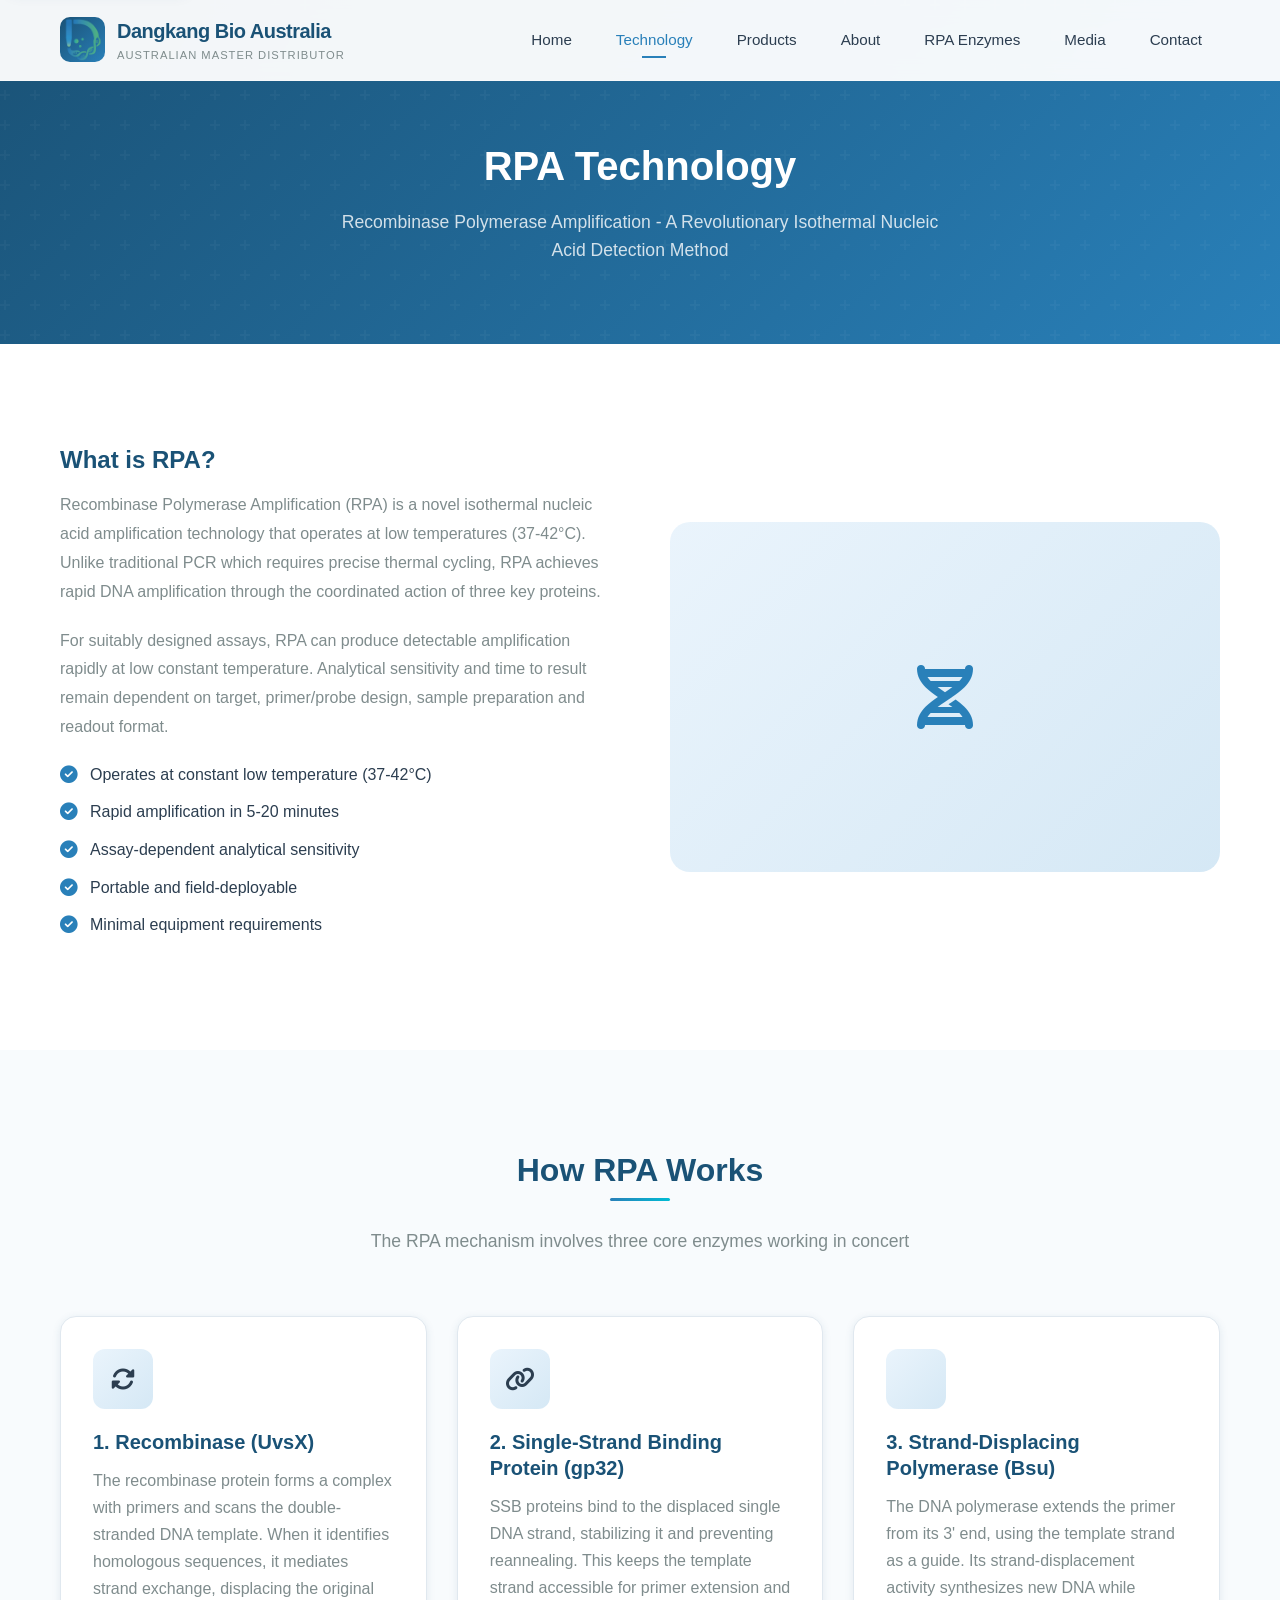
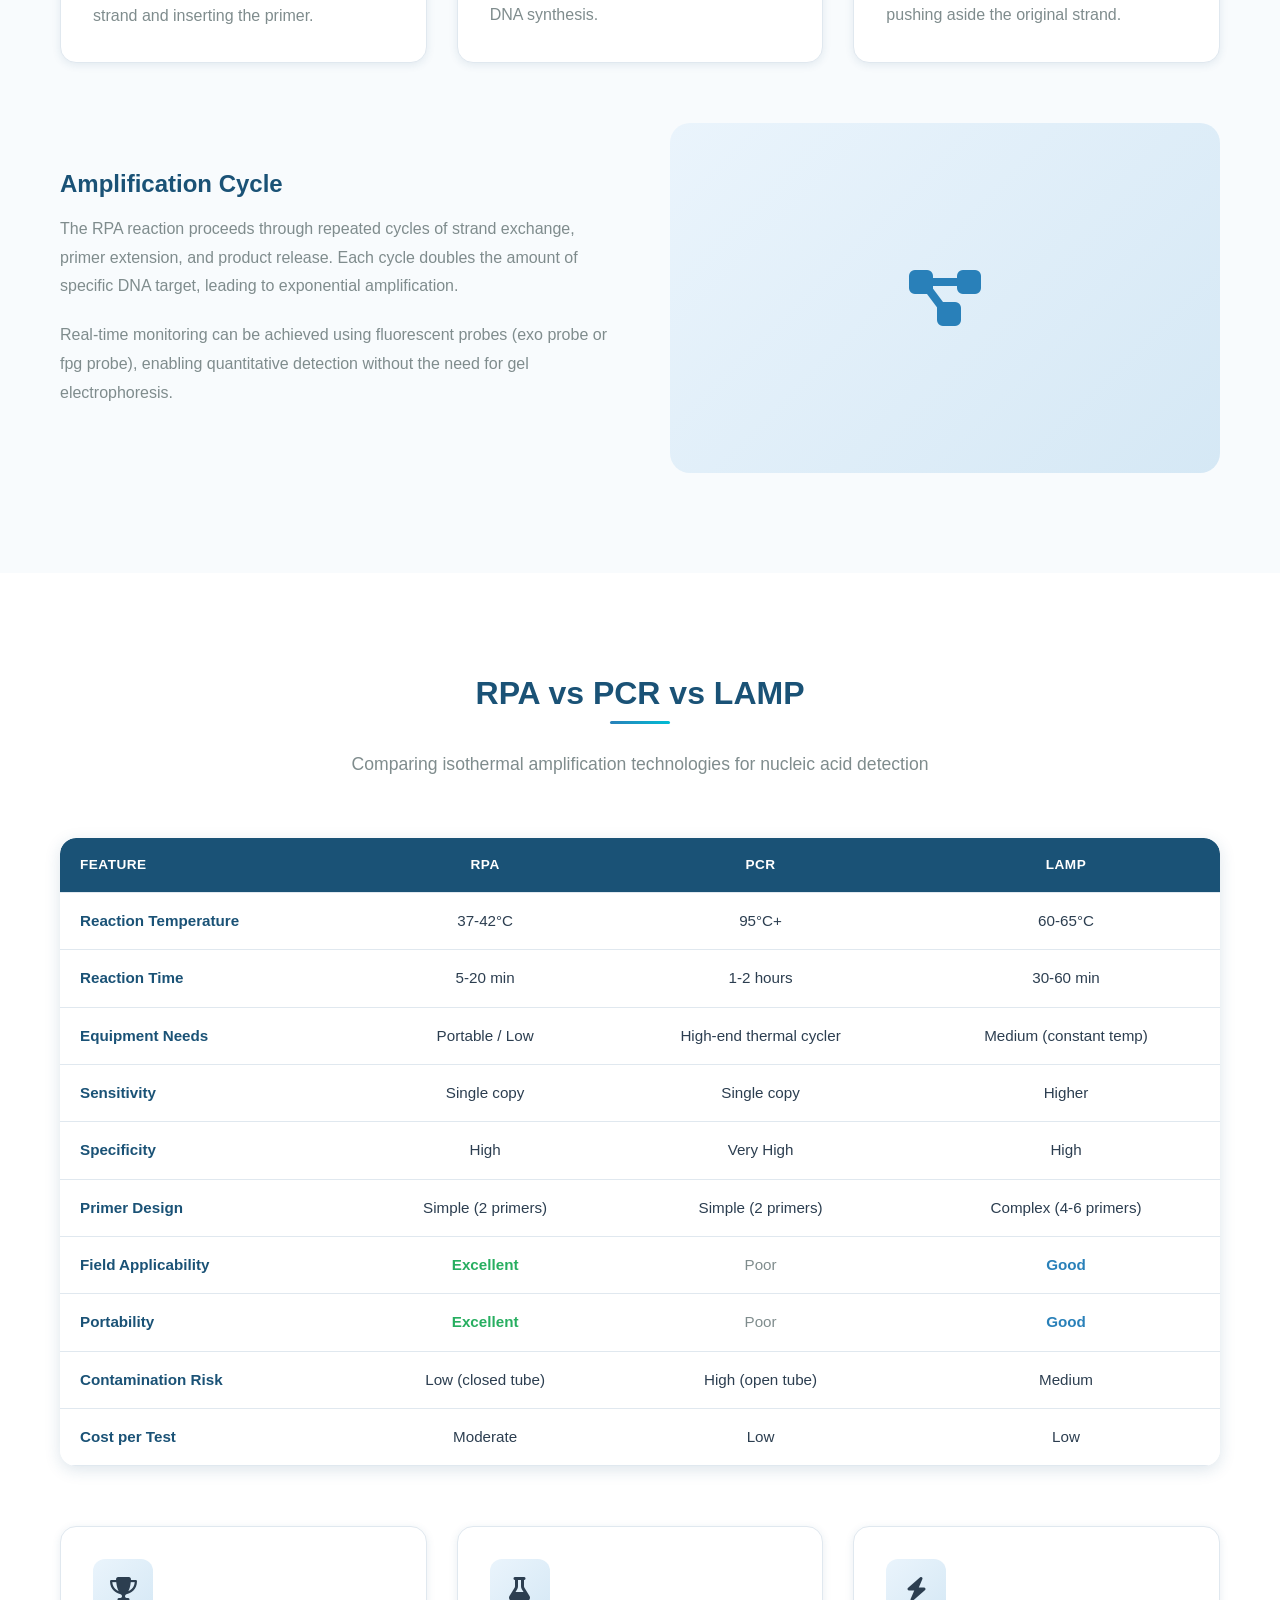
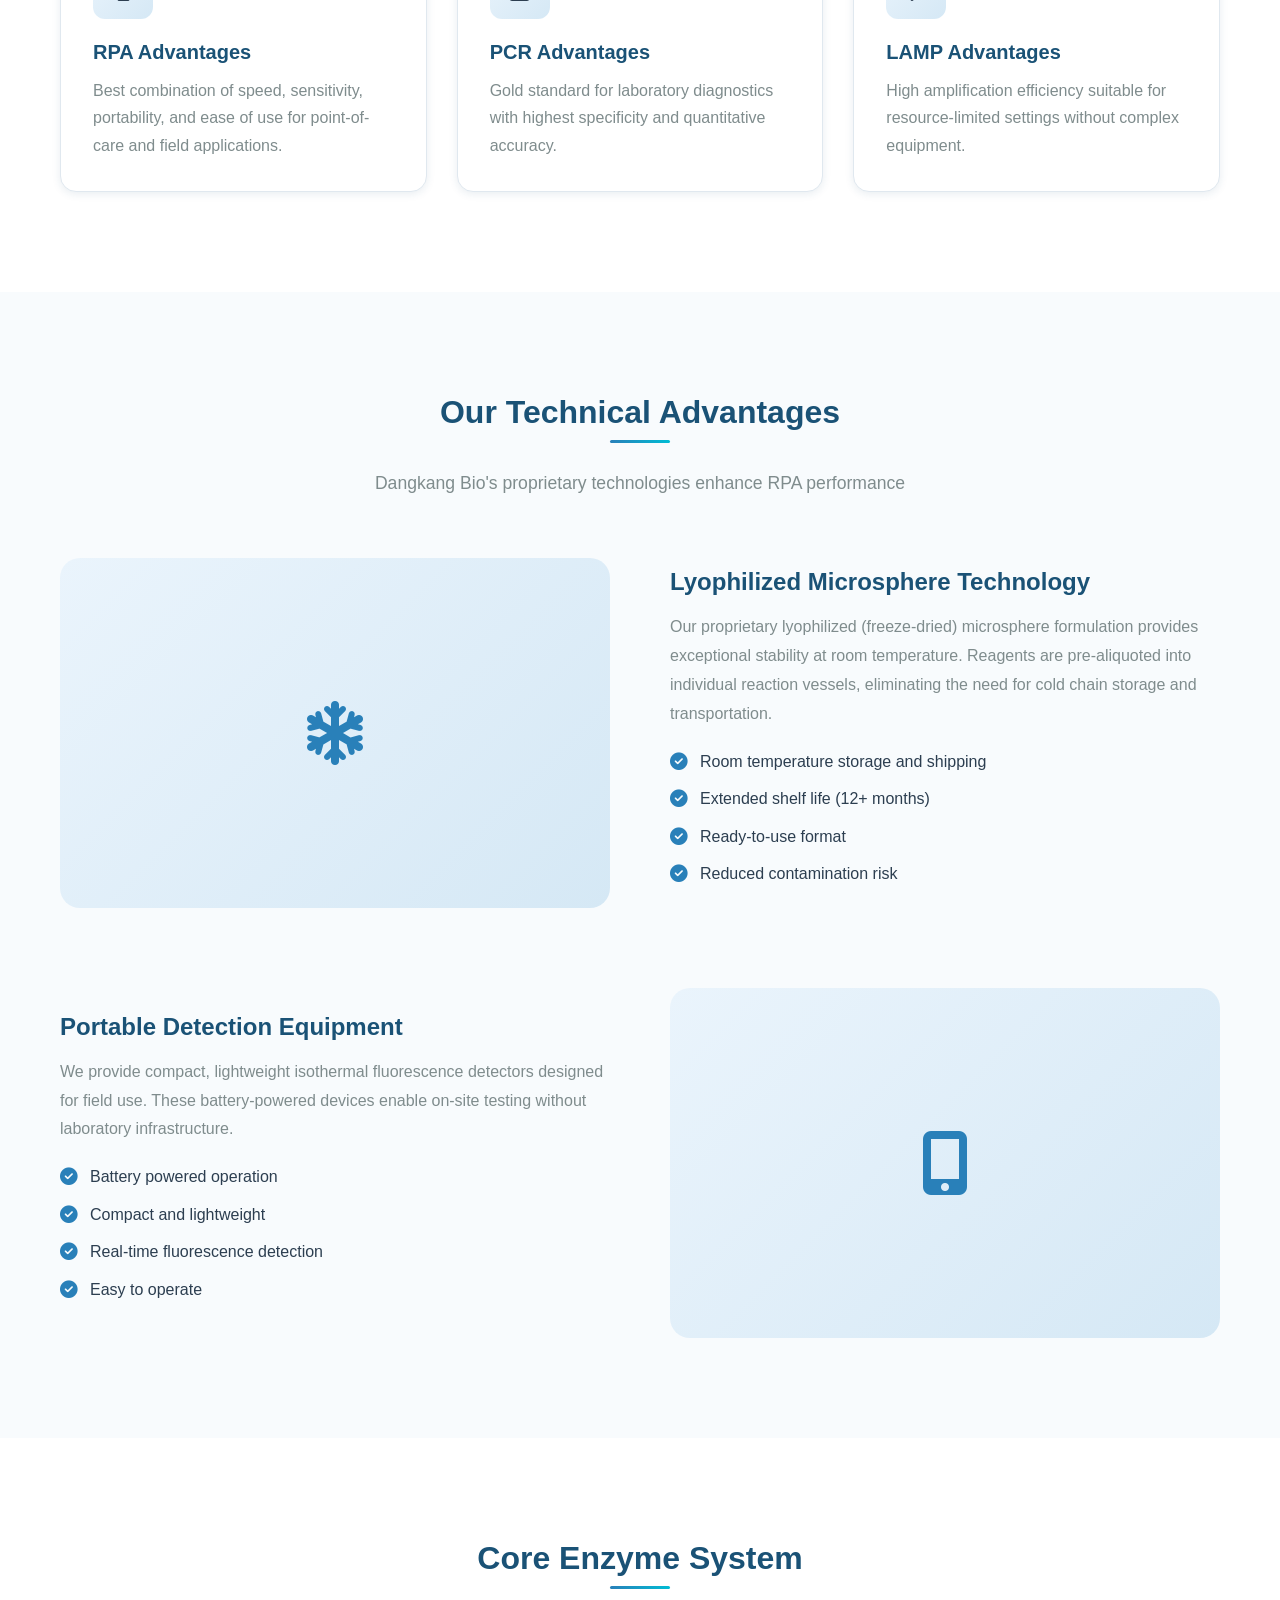
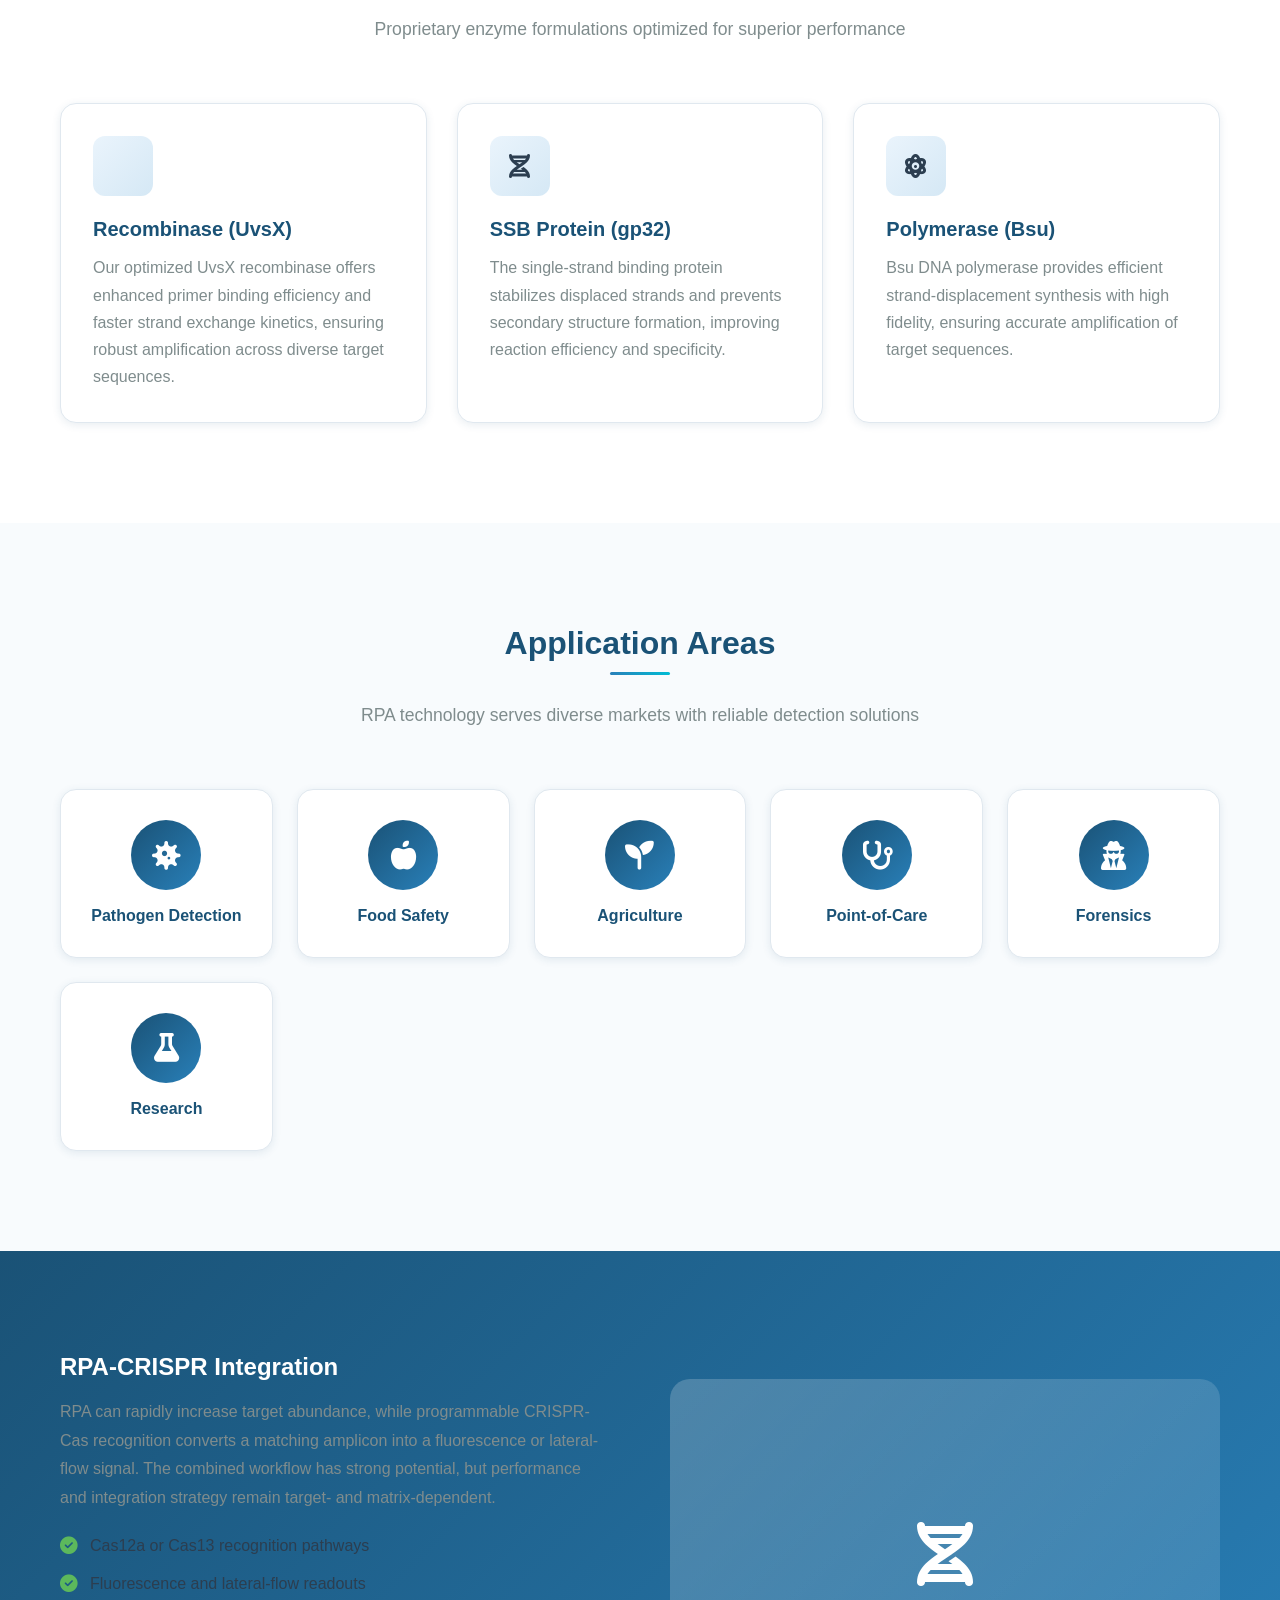
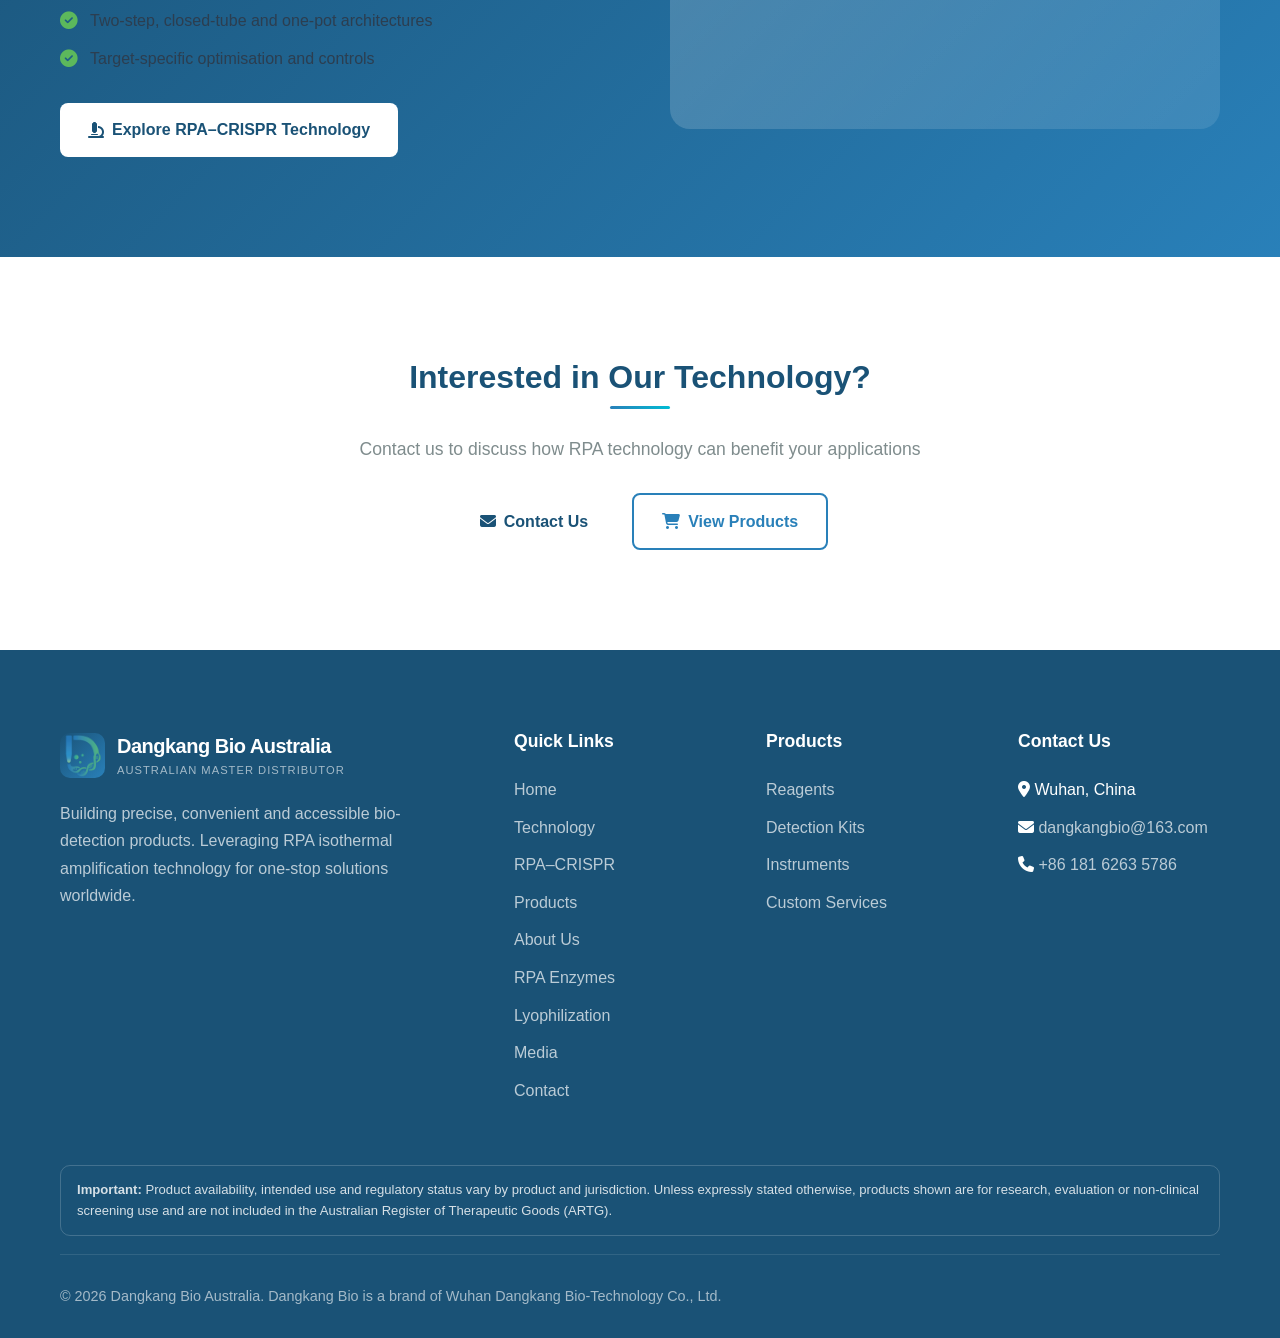
<file: technology.html>
<!DOCTYPE html>
<html lang="en">
<head>
  <meta charset="UTF-8">
  <meta name="viewport" content="width=device-width, initial-scale=1.0">
  <meta name="theme-color" content="#073b4c">
  <link rel="icon" href="assets/dangkang-mark.png">
  <meta name="description" content="Learn about RPA (Recombinase Polymerase Amplification) technology - a revolutionary isothermal nucleic acid amplification method from Dangkang Bio.">
  <meta name="keywords" content="RPA, Recombinase Polymerase Amplification, isothermal amplification, nucleic acid detection, LAMP comparison">
  <title>RPA Technology | Dangkang Bio Australia</title>
  <link rel="canonical" href="https://dangkanggene.github.io/dangkangbio-en/technology.html">
  <meta property="og:type" content="website">
  <meta property="og:title" content="Dangkang Bio Australia | RPA Molecular Detection">
  <meta property="og:description" content="Australian access to RPA reagents, detection kits, instruments and assay development support from Dangkang Bio.">
  <meta property="og:url" content="https://dangkanggene.github.io/dangkangbio-en/technology.html">
  <meta property="og:image" content="https://dangkanggene.github.io/dangkangbio-en/assets/dangkang-mark.png">
  <link rel="stylesheet" href="css/style.css">
  <link rel="stylesheet" href="https://cdnjs.cloudflare.com/ajax/libs/font-awesome/6.4.0/css/all.min.css">
</head>
<body>
  <a class="skip-link" href="#main-content">Skip to main content</a>
  <!-- Navigation -->
  <nav class="navbar">
    <div class="container">
      <div class="navbar-inner">
        <a href="index.html" class="logo">
          <div class="logo-icon"><img src="assets/dangkang-mark.png" alt="" width="45" height="45"></div>
          <div class="logo-text">
            <span class="logo-name">Dangkang Bio Australia</span>
            <span class="logo-tagline">Australian Master Distributor</span>
          </div>
        </a>
        
        <ul class="nav-links" id="primary-navigation">
          <li><a href="index.html">Home</a></li>
          <li><a href="technology.html" class="active">Technology</a></li>
          <li><a href="products.html">Products</a></li>
          <li><a href="about.html">About</a></li>
          <li><a href="rpa-enzymes.html">RPA Enzymes</a></li>
          <li><a href="media.html">Media</a></li>
          <li><a href="contact.html">Contact</a></li>
        </ul>
        
        <button class="menu-toggle" type="button" aria-label="Open navigation" aria-expanded="false" aria-controls="primary-navigation">
          <span></span>
          <span></span>
          <span></span>
        </button>
      </div>
    </div>
  </nav>

  <!-- Page Header -->
  <header class="page-header">
    <div class="container">
      <h1>RPA Technology</h1>
      <p>Recombinase Polymerase Amplification - A Revolutionary Isothermal Nucleic Acid Detection Method</p>
    </div>
  </header>

  <!-- RPA Introduction -->
  <main id="main-content">
  <section class="section section-alt">
    <div class="container">
      <div class="tech-feature">
        <div class="tech-content fade-in">
          <h3>What is RPA?</h3>
          <p>Recombinase Polymerase Amplification (RPA) is a novel isothermal nucleic acid amplification technology that operates at low temperatures (37-42°C). Unlike traditional PCR which requires precise thermal cycling, RPA achieves rapid DNA amplification through the coordinated action of three key proteins.</p>
          <p>For suitably designed assays, RPA can produce detectable amplification rapidly at low constant temperature. Analytical sensitivity and time to result remain dependent on target, primer/probe design, sample preparation and readout format.</p>
          
          <ul class="tech-list">
            <li><i class="fas fa-check-circle"></i> Operates at constant low temperature (37-42°C)</li>
            <li><i class="fas fa-check-circle"></i> Rapid amplification in 5-20 minutes</li>
            <li><i class="fas fa-check-circle"></i> Assay-dependent analytical sensitivity</li>
            <li><i class="fas fa-check-circle"></i> Portable and field-deployable</li>
            <li><i class="fas fa-check-circle"></i> Minimal equipment requirements</li>
          </ul>
        </div>
        
        <div class="tech-visual fade-in fade-in-delay-2">
          <i class="fas fa-dna"></i>
        </div>
      </div>
    </div>
  </section>

  <!-- How RPA Works -->
  <section class="section">
    <div class="container">
      <div class="section-header fade-in">
        <h2>How RPA Works</h2>
        <p>The RPA mechanism involves three core enzymes working in concert</p>
      </div>
      
      <div class="cards-grid" style="margin-bottom: 60px;">
        <div class="card fade-in fade-in-delay-1">
          <div class="card-icon">
            <i class="fas fa-sync-alt"></i>
          </div>
          <h3>1. Recombinase (UvsX)</h3>
          <p>The recombinase protein forms a complex with primers and scans the double-stranded DNA template. When it identifies homologous sequences, it mediates strand exchange, displacing the original strand and inserting the primer.</p>
        </div>
        
        <div class="card fade-in fade-in-delay-2">
          <div class="card-icon">
            <i class="fas fa-link"></i>
          </div>
          <h3>2. Single-Strand Binding Protein (gp32)</h3>
          <p>SSB proteins bind to the displaced single DNA strand, stabilizing it and preventing reannealing. This keeps the template strand accessible for primer extension and DNA synthesis.</p>
        </div>
        
        <div class="card fade-in fade-in-delay-3">
          <div class="card-icon">
            <i class="fas fa-polymer"></i>
          </div>
          <h3>3. Strand-Displacing Polymerase (Bsu)</h3>
          <p>The DNA polymerase extends the primer from its 3' end, using the template strand as a guide. Its strand-displacement activity synthesizes new DNA while pushing aside the original strand.</p>
        </div>
      </div>
      
      <div class="tech-feature">
        <div class="tech-content fade-in">
          <h3>Amplification Cycle</h3>
          <p>The RPA reaction proceeds through repeated cycles of strand exchange, primer extension, and product release. Each cycle doubles the amount of specific DNA target, leading to exponential amplification.</p>
          <p>Real-time monitoring can be achieved using fluorescent probes (exo probe or fpg probe), enabling quantitative detection without the need for gel electrophoresis.</p>
        </div>
        
        <div class="tech-visual fade-in fade-in-delay-2">
          <i class="fas fa-project-diagram"></i>
        </div>
      </div>
    </div>
  </section>

  <!-- Comparison Table -->
  <section class="section section-alt">
    <div class="container">
      <div class="section-header fade-in">
        <h2>RPA vs PCR vs LAMP</h2>
        <p>Comparing isothermal amplification technologies for nucleic acid detection</p>
      </div>
      
      <div class="table-wrapper fade-in">
        <table class="comparison-table">
          <thead>
            <tr>
              <th>Feature</th>
              <th>RPA</th>
              <th>PCR</th>
              <th>LAMP</th>
            </tr>
          </thead>
          <tbody>
            <tr>
              <td>Reaction Temperature</td>
              <td>37-42°C</td>
              <td>95°C+</td>
              <td>60-65°C</td>
            </tr>
            <tr>
              <td>Reaction Time</td>
              <td>5-20 min</td>
              <td>1-2 hours</td>
              <td>30-60 min</td>
            </tr>
            <tr>
              <td>Equipment Needs</td>
              <td>Portable / Low</td>
              <td>High-end thermal cycler</td>
              <td>Medium (constant temp)</td>
            </tr>
            <tr>
              <td>Sensitivity</td>
              <td>Single copy</td>
              <td>Single copy</td>
              <td>Higher</td>
            </tr>
            <tr>
              <td>Specificity</td>
              <td>High</td>
              <td>Very High</td>
              <td>High</td>
            </tr>
            <tr>
              <td>Primer Design</td>
              <td>Simple (2 primers)</td>
              <td>Simple (2 primers)</td>
              <td>Complex (4-6 primers)</td>
            </tr>
            <tr>
              <td>Field Applicability</td>
              <td class="excellent">Excellent</td>
              <td class="poor">Poor</td>
              <td class="good">Good</td>
            </tr>
            <tr>
              <td>Portability</td>
              <td class="excellent">Excellent</td>
              <td class="poor">Poor</td>
              <td class="good">Good</td>
            </tr>
            <tr>
              <td>Contamination Risk</td>
              <td>Low (closed tube)</td>
              <td>High (open tube)</td>
              <td>Medium</td>
            </tr>
            <tr>
              <td>Cost per Test</td>
              <td>Moderate</td>
              <td>Low</td>
              <td>Low</td>
            </tr>
          </tbody>
        </table>
      </div>
      
      <div class="cards-grid" style="margin-top: 60px;">
        <div class="card fade-in">
          <div class="card-icon">
            <i class="fas fa-trophy"></i>
          </div>
          <h3>RPA Advantages</h3>
          <p>Best combination of speed, sensitivity, portability, and ease of use for point-of-care and field applications.</p>
        </div>
        
        <div class="card fade-in fade-in-delay-1">
          <div class="card-icon">
            <i class="fas fa-flask"></i>
          </div>
          <h3>PCR Advantages</h3>
          <p>Gold standard for laboratory diagnostics with highest specificity and quantitative accuracy.</p>
        </div>
        
        <div class="card fade-in fade-in-delay-2">
          <div class="card-icon">
            <i class="fas fa-bolt"></i>
          </div>
          <h3>LAMP Advantages</h3>
          <p>High amplification efficiency suitable for resource-limited settings without complex equipment.</p>
        </div>
      </div>
    </div>
  </section>

  <!-- Technical Advantages -->
  <section class="section">
    <div class="container">
      <div class="section-header fade-in">
        <h2>Our Technical Advantages</h2>
        <p>Dangkang Bio's proprietary technologies enhance RPA performance</p>
      </div>
      
      <div class="tech-feature">
        <div class="tech-content fade-in">
          <h3>Lyophilized Microsphere Technology</h3>
          <p>Our proprietary lyophilized (freeze-dried) microsphere formulation provides exceptional stability at room temperature. Reagents are pre-aliquoted into individual reaction vessels, eliminating the need for cold chain storage and transportation.</p>
          <ul class="tech-list">
            <li><i class="fas fa-check-circle"></i> Room temperature storage and shipping</li>
            <li><i class="fas fa-check-circle"></i> Extended shelf life (12+ months)</li>
            <li><i class="fas fa-check-circle"></i> Ready-to-use format</li>
            <li><i class="fas fa-check-circle"></i> Reduced contamination risk</li>
          </ul>
        </div>
        
        <div class="tech-visual fade-in fade-in-delay-2">
          <i class="fas fa-snowflake"></i>
        </div>
      </div>
      
      <div class="tech-feature">
        <div class="tech-content fade-in">
          <h3>Portable Detection Equipment</h3>
          <p>We provide compact, lightweight isothermal fluorescence detectors designed for field use. These battery-powered devices enable on-site testing without laboratory infrastructure.</p>
          <ul class="tech-list">
            <li><i class="fas fa-check-circle"></i> Battery powered operation</li>
            <li><i class="fas fa-check-circle"></i> Compact and lightweight</li>
            <li><i class="fas fa-check-circle"></i> Real-time fluorescence detection</li>
            <li><i class="fas fa-check-circle"></i> Easy to operate</li>
          </ul>
        </div>
        
        <div class="tech-visual fade-in fade-in-delay-2">
          <i class="fas fa-mobile-alt"></i>
        </div>
      </div>
    </div>
  </section>

  <!-- Core Enzyme System -->
  <section class="section section-alt">
    <div class="container">
      <div class="section-header fade-in">
        <h2>Core Enzyme System</h2>
        <p>Proprietary enzyme formulations optimized for superior performance</p>
      </div>
      
      <div class="cards-grid">
        <div class="card fade-in fade-in-delay-1">
          <div class="card-icon">
            <i class="fas fa-enzyme"></i>
          </div>
          <h3>Recombinase (UvsX)</h3>
          <p>Our optimized UvsX recombinase offers enhanced primer binding efficiency and faster strand exchange kinetics, ensuring robust amplification across diverse target sequences.</p>
        </div>
        
        <div class="card fade-in fade-in-delay-2">
          <div class="card-icon">
            <i class="fas fa-dna"></i>
          </div>
          <h3>SSB Protein (gp32)</h3>
          <p>The single-strand binding protein stabilizes displaced strands and prevents secondary structure formation, improving reaction efficiency and specificity.</p>
        </div>
        
        <div class="card fade-in fade-in-delay-3">
          <div class="card-icon">
            <i class="fas fa-atom"></i>
          </div>
          <h3>Polymerase (Bsu)</h3>
          <p>Bsu DNA polymerase provides efficient strand-displacement synthesis with high fidelity, ensuring accurate amplification of target sequences.</p>
        </div>
      </div>
    </div>
  </section>

  <!-- Application Areas -->
  <section class="section">
    <div class="container">
      <div class="section-header fade-in">
        <h2>Application Areas</h2>
        <p>RPA technology serves diverse markets with reliable detection solutions</p>
      </div>
      
      <div class="applications-grid">
        <div class="app-item fade-in fade-in-delay-1">
          <div class="app-icon">
            <i class="fas fa-virus"></i>
          </div>
          <h4>Pathogen Detection</h4>
        </div>
        
        <div class="app-item fade-in fade-in-delay-2">
          <div class="app-icon">
            <i class="fas fa-apple-alt"></i>
          </div>
          <h4>Food Safety</h4>
        </div>
        
        <div class="app-item fade-in fade-in-delay-3">
          <div class="app-icon">
            <i class="fas fa-seedling"></i>
          </div>
          <h4>Agriculture</h4>
        </div>
        
        <div class="app-item fade-in fade-in-delay-4">
          <div class="app-icon">
            <i class="fas fa-stethoscope"></i>
          </div>
          <h4>Point-of-Care</h4>
        </div>
        
        <div class="app-item fade-in fade-in-delay-1">
          <div class="app-icon">
            <i class="fas fa-user-secret"></i>
          </div>
          <h4>Forensics</h4>
        </div>
        
        <div class="app-item fade-in fade-in-delay-2">
          <div class="app-icon">
            <i class="fas fa-flask"></i>
          </div>
          <h4>Research</h4>
        </div>
      </div>
    </div>
  </section>

  <!-- CRISPR Integration -->
  <section class="section section-blue">
    <div class="container">
      <div class="tech-feature">
        <div class="tech-content fade-in">
          <h3>RPA-CRISPR Integration</h3>
          <p>RPA can rapidly increase target abundance, while programmable CRISPR-Cas recognition converts a matching amplicon into a fluorescence or lateral-flow signal. The combined workflow has strong potential, but performance and integration strategy remain target- and matrix-dependent.</p>
          
          <ul class="tech-list" style="color: white;">
            <li><i class="fas fa-check-circle" style="color: #5cb85c;"></i> Cas12a or Cas13 recognition pathways</li>
            <li><i class="fas fa-check-circle" style="color: #5cb85c;"></i> Fluorescence and lateral-flow readouts</li>
            <li><i class="fas fa-check-circle" style="color: #5cb85c;"></i> Two-step, closed-tube and one-pot architectures</li>
            <li><i class="fas fa-check-circle" style="color: #5cb85c;"></i> Target-specific optimisation and controls</li>
          </ul>
          
          <a href="rpa-crispr.html" class="btn btn-primary" style="margin-top: 20px;">
            <i class="fas fa-microscope"></i> Explore RPA–CRISPR Technology
          </a>
        </div>
        
        <div class="tech-visual fade-in fade-in-delay-2" style="background: linear-gradient(135deg, rgba(255,255,255,0.2), rgba(255,255,255,0.1));">
          <i class="fas fa-dna" style="color: white;"></i>
        </div>
      </div>
    </div>
  </section>

  <!-- CTA Section -->
  <section class="section section-alt">
    <div class="container">
      <div class="section-header fade-in" style="margin-bottom: 0;">
        <h2>Interested in Our Technology?</h2>
        <p>Contact us to discuss how RPA technology can benefit your applications</p>
        <div class="hero-buttons" style="margin-top: 30px;">
          <a href="contact.html" class="btn btn-primary">
            <i class="fas fa-envelope"></i> Contact Us
          </a>
          <a href="products.html" class="btn btn-outline">
            <i class="fas fa-shopping-cart"></i> View Products
          </a>
        </div>
      </div>
    </div>
  </section>

  </main>

  <!-- Footer -->
  <footer class="footer">
    <div class="container">
      <div class="footer-grid">
        <div class="footer-brand">
          <a href="index.html" class="logo">
            <div class="logo-icon"><img src="assets/dangkang-mark.png" alt="" width="45" height="45"></div>
            <div class="logo-text">
              <span class="logo-name">Dangkang Bio Australia</span>
              <span class="logo-tagline">Australian Master Distributor</span>
            </div>
          </a>
          <p>Building precise, convenient and accessible bio-detection products. Leveraging RPA isothermal amplification technology for one-stop solutions worldwide.</p>
        </div>
        
        <div>
          <h4>Quick Links</h4>
          <ul class="footer-links">
            <li><a href="index.html">Home</a></li>
            <li><a href="technology.html">Technology</a></li>
            <li><a href="rpa-crispr.html">RPA–CRISPR</a></li>
            <li><a href="products.html">Products</a></li>
            <li><a href="about.html">About Us</a></li>
            <li><a href="rpa-enzymes.html">RPA Enzymes</a></li>
            <li><a href="lyophilization.html">Lyophilization</a></li>
            <li><a href="media.html">Media</a></li>
            <li><a href="contact.html">Contact</a></li>
          </ul>
        </div>
        
        <div>
          <h4>Products</h4>
          <ul class="footer-links">
            <li><a href="products.html#reagents">Reagents</a></li>
            <li><a href="products.html#detection-kits">Detection Kits</a></li>
            <li><a href="products.html#instruments">Instruments</a></li>
            <li><a href="products.html#custom">Custom Services</a></li>
          </ul>
        </div>
        
        <div>
          <h4>Contact Us</h4>
          <ul class="footer-links">
            <li><i class="fas fa-map-marker-alt"></i> Wuhan, China</li>
            <li><i class="fas fa-envelope"></i> <a href="mailto:dangkangbio@163.com">dangkangbio@163.com</a></li>
            <li><i class="fas fa-phone"></i> <a href="tel:+8618162635786">+86 181 6263 5786</a></li>
          </ul>
        </div>
      </div>
      
      <div class="regulatory-note"><strong>Important:</strong> Product availability, intended use and regulatory status vary by product and jurisdiction. Unless expressly stated otherwise, products shown are for research, evaluation or non-clinical screening use and are not included in the Australian Register of Therapeutic Goods (ARTG).</div>
      <div class="footer-bottom">
        <p>&copy; 2026 Dangkang Bio Australia. Dangkang Bio is a brand of Wuhan Dangkang Bio-Technology Co., Ltd.</p>
      </div>
    </div>
  </footer>

  <script src="js/main.js"></script>
</body>
</html>
</file>
<file: css/style.css>
/* ================================================
   Dangkang Bio - Professional Biotech Website Styles
   ================================================ */

/* CSS Variables */
:root {
  --primary-dark: #1a5276;
  --primary-light: #2980b9;
  --accent-blue: #3498db;
  --accent-cyan: #00BCD4;
  --text-dark: #2c3e50;
  --text-light: #7f8c8d;
  --text-white: #ffffff;
  --bg-light: #f8fbfd;
  --bg-blue-light: #eaf4fc;
  --bg-blue-alt: #d5e8f5;
  --border-color: #e0e8ef;
  --shadow-sm: 0 2px 8px rgba(26, 82, 118, 0.1);
  --shadow-md: 0 4px 16px rgba(26, 82, 118, 0.15);
  --shadow-lg: 0 8px 32px rgba(26, 82, 118, 0.2);
  --transition-fast: 0.2s ease;
  --transition-normal: 0.3s ease;
  --transition-slow: 0.5s ease;
}

/* Reset & Base */
* {
  margin: 0;
  padding: 0;
  box-sizing: border-box;
}

html {
  scroll-behavior: smooth;
  font-size: 16px;
}

body {
  font-family: 'Segoe UI', 'Helvetica Neue', Arial, sans-serif;
  color: var(--text-dark);
  line-height: 1.6;
  background-color: var(--bg-light);
  overflow-x: hidden;
}

/* Typography */
h1, h2, h3, h4, h5, h6 {
  font-weight: 600;
  line-height: 1.3;
  color: var(--primary-dark);
}

h1 { font-size: 2.5rem; }
h2 { font-size: 2rem; }
h3 { font-size: 1.5rem; }
h4 { font-size: 1.25rem; }

p {
  margin-bottom: 1rem;
  color: var(--text-dark);
}

a {
  color: var(--primary-light);
  text-decoration: none;
  transition: color var(--transition-fast);
}

a:hover {
  color: var(--primary-dark);
}

img {
  max-width: 100%;
  height: auto;
}

/* Container */
.container {
  width: 100%;
  max-width: 1200px;
  margin: 0 auto;
  padding: 0 20px;
}

/* ================================================
   Navigation Bar
   ================================================ */
.navbar {
  position: fixed;
  top: 0;
  left: 0;
  right: 0;
  z-index: 1000;
  background: rgba(255, 255, 255, 0.95);
  backdrop-filter: blur(10px);
  -webkit-backdrop-filter: blur(10px);
  border-bottom: 1px solid rgba(255, 255, 255, 0.3);
  transition: all var(--transition-normal);
}

.navbar.scrolled {
  box-shadow: var(--shadow-md);
  background: rgba(255, 255, 255, 0.98);
}

.navbar-inner {
  display: flex;
  justify-content: space-between;
  align-items: center;
  padding: 15px 0;
  transition: padding var(--transition-normal);
}

.navbar.scrolled .navbar-inner {
  padding: 10px 0;
}

.logo {
  display: flex;
  align-items: center;
  gap: 12px;
  text-decoration: none;
}

.logo-icon {
  width: 45px;
  height: 45px;
  background: linear-gradient(135deg, var(--primary-dark), var(--primary-light));
  border-radius: 10px;
  display: flex;
  align-items: center;
  justify-content: center;
  color: white;
  font-weight: 700;
  font-size: 1.2rem;
  transition: transform var(--transition-normal);
}

.logo-icon img {
  width: 100%;
  height: 100%;
  object-fit: contain;
}

.skip-link {
  position: fixed;
  top: 10px;
  left: 10px;
  z-index: 2000;
  padding: 10px 16px;
  border-radius: 8px;
  background: #fff;
  color: var(--primary-dark);
  box-shadow: var(--shadow-md);
  transform: translateY(-150%);
}

.skip-link:focus { transform: translateY(0); }

:focus-visible {
  outline: 3px solid #f4b942;
  outline-offset: 3px;
}

.regulatory-note {
  margin: 24px 0 18px;
  padding: 14px 16px;
  border: 1px solid rgba(255,255,255,.18);
  border-radius: 10px;
  color: rgba(255,255,255,.82);
  font-size: .82rem;
  line-height: 1.55;
}

@media (max-width: 1100px) {
  .nav-links { gap: 2px; }
  .nav-links a { padding: 10px 9px; font-size: .86rem; }
  .logo-name { font-size: 1.05rem; }
}

@media (prefers-reduced-motion: reduce) {
  *, *::before, *::after {
    scroll-behavior: auto !important;
    animation-duration: .01ms !important;
    animation-iteration-count: 1 !important;
    transition-duration: .01ms !important;
  }
}

/* RPA–CRISPR technology page */
.eyebrow { display: inline-block; margin-bottom: 12px; color: var(--accent-cyan); font-size: .78rem; font-weight: 800; letter-spacing: .16em; text-transform: uppercase; }
.eyebrow.light { color: #9df4ea; }
.crispr-hero { padding: 150px 0 80px; color: white; background: radial-gradient(circle at 80% 20%, rgba(0,188,212,.25), transparent 28%), linear-gradient(135deg,#061d33,#0b5265); }
.crispr-hero-grid { display: grid; grid-template-columns: 1.15fr 1fr; gap: 56px; align-items: center; }
.crispr-hero h1 { max-width: 720px; color: white; font-size: clamp(2.6rem,5vw,4.7rem); line-height: 1.02; }
.crispr-hero p { max-width: 700px; color: rgba(255,255,255,.83); font-size: 1.12rem; }
.crispr-equation { display: grid; grid-template-columns: 1fr auto 1fr auto 1fr; gap: 12px; align-items: center; }
.crispr-equation div { min-height: 165px; padding: 24px 12px; display: flex; flex-direction: column; align-items: center; justify-content: center; border: 1px solid rgba(157,244,234,.35); border-radius: 22px; background: rgba(255,255,255,.07); text-align: center; }
.crispr-equation i { margin-bottom: 14px; color: #65d6c4; font-size: 2rem; }.crispr-equation strong{color:#fff}.crispr-equation span{color:#a9d7dc;font-size:.8rem}.crispr-equation>b{color:#65d6c4;font-size:1.8rem}
.process-lane { display:grid; grid-template-columns:repeat(4,1fr); gap:18px; counter-reset:step; }
.process-lane article { position:relative; padding:28px 24px; border-radius:18px; background:#fff; box-shadow:var(--shadow-sm); border-top:4px solid var(--accent-cyan); }
.process-lane article>span{position:absolute;right:18px;top:12px;color:#d9e7ec;font-size:2.2rem;font-weight:800}.process-lane i{margin-bottom:18px;color:var(--primary-light);font-size:2rem}
.split-grid { display:grid; grid-template-columns:1.25fr .75fr; gap:60px; align-items:center; }
.mechanism-card{display:grid;grid-template-columns:48px 1fr;gap:18px;margin:18px 0;padding:20px;border:1px solid var(--border-color);border-radius:16px;background:#fff}.mechanism-icon{width:44px;height:44px;display:grid;place-items:center;border-radius:50%;background:linear-gradient(135deg,var(--primary-light),var(--accent-cyan));color:#fff;font-weight:800}
.signal-panel{padding:34px;border-radius:24px;background:linear-gradient(145deg,#071f35,#0d5c68);text-align:center}.signal-panel>i{margin:16px;color:#65d6c4}.signal-state{display:flex;flex-direction:column;align-items:center;padding:25px;border-radius:18px;color:#fff}.signal-state i{margin-bottom:14px;font-size:2.3rem}.signal-state small{margin-top:8px;color:rgba(255,255,255,.7)}.signal-state.off{background:rgba(255,255,255,.07)}.signal-state.on{background:rgba(0,188,212,.18);box-shadow:0 0 34px rgba(101,214,196,.2)}
.strategy-grid,.risk-grid{display:grid;grid-template-columns:repeat(3,1fr);gap:20px}.strategy-grid article{padding:28px;border:1px solid rgba(255,255,255,.18);border-radius:18px;background:rgba(255,255,255,.07);color:#fff}.strategy-grid h3,.strategy-grid strong{color:#fff}.strategy-grid p,.strategy-grid span{display:block;color:rgba(255,255,255,.76)}.strategy-grid i{color:#65d6c4;font-size:2rem}.strategy-grid strong{margin-top:14px}.strategy-tags{display:flex;flex-wrap:wrap;justify-content:center;gap:10px;margin-top:28px}.strategy-tags span{padding:8px 14px;border-radius:99px;background:rgba(255,255,255,.12);color:#fff;font-size:.82rem}
.risk-grid article{padding:26px;border:1px solid var(--border-color);border-radius:16px;background:#fff}.risk-grid i{color:#e18b42;font-size:1.7rem}.risk-grid h3{margin-top:14px}
.service-section{color:#fff;background:linear-gradient(135deg,#082b45,#007d83)}.service-section h2{color:#fff}.service-section p{color:rgba(255,255,255,.8)}.service-grid{display:grid;grid-template-columns:1fr 1.15fr;gap:60px;align-items:center}.service-grid ol{list-style:none;display:grid;grid-template-columns:1fr 1fr;gap:14px;counter-reset:svc}.service-grid li{padding:18px;border-radius:14px;background:rgba(255,255,255,.1)}.service-grid li strong,.service-grid li span{display:block;color:#fff}.service-grid li span{margin-top:5px;color:rgba(255,255,255,.68);font-size:.85rem}
.literature-grid{display:grid;grid-template-columns:repeat(2,1fr);gap:18px}.literature-card{display:block;padding:24px;border:1px solid var(--border-color);border-radius:16px;background:#fff;box-shadow:var(--shadow-sm)}.literature-card span{color:var(--accent-cyan);font-size:.75rem;font-weight:800;text-transform:uppercase;letter-spacing:.08em}.literature-card h3{margin:9px 0}.literature-card b{color:var(--primary-light)}
.poster-showcase-grid{display:grid;grid-template-columns:.8fr 1.2fr;gap:60px;align-items:center}.poster-showcase img{display:block;width:100%;max-width:620px;margin:auto;border-radius:18px;box-shadow:var(--shadow-lg)}
.poster-library{background:linear-gradient(180deg,#f5fbfc,#fff)}.poster-grid{display:grid;grid-template-columns:repeat(4,1fr);gap:22px}.poster-card{overflow:hidden;border:1px solid var(--border-color);border-radius:18px;background:#fff;box-shadow:var(--shadow-sm)}.poster-card>a:first-child{display:block;aspect-ratio:864/1200;overflow:hidden;background:#082b45}.poster-card img{width:100%;height:100%;object-fit:cover;object-position:top;transition:transform .35s ease}.poster-card:hover img{transform:scale(1.025)}.poster-card>div{padding:20px}.poster-card h3{font-size:1.2rem}.poster-card p{min-height:52px;font-size:.9rem;color:var(--text-light)}
@media(max-width:900px){.crispr-hero-grid,.split-grid,.service-grid{grid-template-columns:1fr}.process-lane,.strategy-grid,.risk-grid{grid-template-columns:1fr 1fr}.crispr-equation{max-width:620px}.crispr-hero{padding-top:125px}}
@media(max-width:900px){.poster-showcase-grid{grid-template-columns:1fr}.poster-grid{grid-template-columns:1fr 1fr}}
@media(max-width:600px){.crispr-equation{grid-template-columns:1fr}.crispr-equation>b{transform:rotate(90deg)}.process-lane,.strategy-grid,.risk-grid,.literature-grid,.service-grid ol{grid-template-columns:1fr}.crispr-hero h1{font-size:2.45rem}}
@media(max-width:600px){.poster-grid{grid-template-columns:1fr}}

.logo:hover .logo-icon {
  transform: scale(1.05);
}

.logo-text {
  display: flex;
  flex-direction: column;
}

.logo-name {
  font-size: 1.25rem;
  font-weight: 700;
  color: var(--primary-dark);
  letter-spacing: -0.5px;
}

.logo-tagline {
  font-size: 0.7rem;
  color: var(--text-light);
  text-transform: uppercase;
  letter-spacing: 1px;
}

.nav-links {
  display: flex;
  list-style: none;
  gap: 8px;
}

.nav-links a {
  display: block;
  padding: 10px 18px;
  color: var(--text-dark);
  font-weight: 500;
  font-size: 0.95rem;
  border-radius: 8px;
  transition: all var(--transition-fast);
  position: relative;
}

.nav-links a::after {
  content: '';
  position: absolute;
  bottom: 4px;
  left: 50%;
  transform: translateX(-50%);
  width: 0;
  height: 2px;
  background: var(--primary-light);
  transition: width var(--transition-fast);
}

.nav-links a:hover {
  color: var(--primary-light);
  background: rgba(41, 128, 185, 0.08);
}

.nav-links a.active {
  color: var(--primary-light);
}

.nav-links a.active::after {
  width: 24px;
}

/* Mobile Menu Toggle */
.menu-toggle {
  display: none;
  flex-direction: column;
  gap: 5px;
  padding: 10px;
  cursor: pointer;
  background: none;
  border: none;
}

.menu-toggle span {
  width: 25px;
  height: 3px;
  background: var(--primary-dark);
  border-radius: 2px;
  transition: all var(--transition-fast);
}

.menu-toggle.active span:nth-child(1) {
  transform: rotate(45deg) translate(6px, 6px);
}

.menu-toggle.active span:nth-child(2) {
  opacity: 0;
}

.menu-toggle.active span:nth-child(3) {
  transform: rotate(-45deg) translate(6px, -6px);
}

/* ================================================
   Hero Section
   ================================================ */
.hero {
  position: relative;
  min-height: 100vh;
  display: flex;
  align-items: center;
  background: linear-gradient(135deg, var(--primary-dark) 0%, var(--primary-light) 50%, var(--accent-blue) 100%);
  overflow: hidden;
  padding-top: 80px;
}

.hero::before {
  content: '';
  position: absolute;
  top: 0;
  left: 0;
  right: 0;
  bottom: 0;
  background: url("data:image/svg+xml,%3Csvg width='60' height='60' viewBox='0 0 60 60' xmlns='http://www.w3.org/2000/svg'%3E%3Cg fill='none' fill-rule='evenodd'%3E%3Cg fill='%23ffffff' fill-opacity='0.05'%3E%3Cpath d='M36 34v-4h-2v4h-4v2h4v4h2v-4h4v-2h-4zm0-30V0h-2v4h-4v2h4v4h2V6h4V4h-4zM6 34v-4H4v4H0v2h4v4h2v-4h4v-2H6zM6 4V0H4v4H0v2h4v4h2V6h4V4H6z'/%3E%3C/g%3E%3C/g%3E%3C/svg%3E");
  opacity: 0.5;
}

.hero-content {
  position: relative;
  z-index: 1;
  text-align: center;
  color: white;
  max-width: 900px;
  margin: 0 auto;
  padding: 40px 20px;
}

.hero-badge {
  display: inline-block;
  padding: 8px 20px;
  background: rgba(255, 255, 255, 0.15);
  border: 1px solid rgba(255, 255, 255, 0.3);
  border-radius: 30px;
  font-size: 0.85rem;
  margin-bottom: 24px;
  backdrop-filter: blur(5px);
}

.hero h1 {
  font-size: 3rem;
  font-weight: 700;
  color: white;
  margin-bottom: 24px;
  line-height: 1.2;
}

.hero-subtitle {
  font-size: 1.25rem;
  color: rgba(255, 255, 255, 0.9);
  margin-bottom: 40px;
  line-height: 1.6;
}

.hero-buttons {
  display: flex;
  gap: 16px;
  justify-content: center;
  flex-wrap: wrap;
}

/* Buttons */
.btn {
  display: inline-flex;
  align-items: center;
  gap: 8px;
  padding: 14px 28px;
  font-size: 1rem;
  font-weight: 600;
  border-radius: 8px;
  cursor: pointer;
  transition: all var(--transition-normal);
  border: none;
  text-decoration: none;
}

.btn-primary {
  background: white;
  color: var(--primary-dark);
}

.btn-primary:hover {
  background: var(--bg-light);
  transform: translateY(-2px);
  box-shadow: var(--shadow-lg);
}

.btn-secondary {
  background: transparent;
  color: white;
  border: 2px solid rgba(255, 255, 255, 0.5);
}

.btn-secondary:hover {
  background: rgba(255, 255, 255, 0.1);
  border-color: white;
}

.btn-outline {
  background: transparent;
  color: var(--primary-light);
  border: 2px solid var(--primary-light);
}

.btn-outline:hover {
  background: var(--primary-light);
  color: white;
}

.btn-sm {
  padding: 10px 20px;
  font-size: 0.9rem;
}

/* ================================================
   Sections
   ================================================ */
.section {
  padding: 100px 0;
}

.section-alt {
  background: white;
}

.section-blue {
  background: linear-gradient(135deg, var(--primary-dark), var(--primary-light));
  color: white;
}

.section-blue h2,
.section-blue h3 {
  color: white;
}

.section-blue p {
  color: rgba(255, 255, 255, 0.9);
}

.section-header {
  text-align: center;
  max-width: 700px;
  margin: 0 auto 60px;
}

.section-header h2 {
  margin-bottom: 16px;
  position: relative;
  display: inline-block;
}

.section-header h2::after {
  content: '';
  position: absolute;
  bottom: -10px;
  left: 50%;
  transform: translateX(-50%);
  width: 60px;
  height: 3px;
  background: linear-gradient(90deg, var(--primary-light), var(--accent-cyan));
  border-radius: 2px;
}

.section-header p {
  color: var(--text-light);
  font-size: 1.1rem;
  margin-top: 20px;
}

.section-blue .section-header p {
  color: rgba(255, 255, 255, 0.8);
}

/* ================================================
   Key Stats
   ================================================ */
.stats-grid {
  display: grid;
  grid-template-columns: repeat(3, 1fr);
  gap: 30px;
}

.stat-card {
  background: white;
  padding: 40px 30px;
  border-radius: 16px;
  text-align: center;
  box-shadow: var(--shadow-sm);
  border: 1px solid var(--border-color);
  transition: all var(--transition-normal);
}

.stat-card:hover {
  transform: translateY(-5px);
  box-shadow: var(--shadow-md);
}

.stat-icon {
  width: 70px;
  height: 70px;
  background: linear-gradient(135deg, var(--primary-dark), var(--primary-light));
  border-radius: 16px;
  display: flex;
  align-items: center;
  justify-content: center;
  margin: 0 auto 20px;
  font-size: 1.8rem;
}

.stat-value {
  font-size: 2rem;
  font-weight: 700;
  color: var(--primary-dark);
  margin-bottom: 8px;
}

.stat-label {
  color: var(--text-light);
  font-size: 1rem;
}

/* ================================================
   Cards Grid
   ================================================ */
.cards-grid {
  display: grid;
  grid-template-columns: repeat(auto-fit, minmax(280px, 1fr));
  gap: 30px;
}

.card {
  background: white;
  border-radius: 16px;
  padding: 32px;
  box-shadow: var(--shadow-sm);
  border: 1px solid var(--border-color);
  transition: all var(--transition-normal);
}

.card:hover {
  transform: translateY(-8px);
  box-shadow: var(--shadow-lg);
  border-color: var(--primary-light);
}

.card-icon {
  width: 60px;
  height: 60px;
  background: linear-gradient(135deg, var(--bg-blue-light), var(--bg-blue-alt));
  border-radius: 12px;
  display: flex;
  align-items: center;
  justify-content: center;
  margin-bottom: 20px;
  font-size: 1.5rem;
}

.card h3 {
  margin-bottom: 12px;
  font-size: 1.25rem;
}

.card p {
  color: var(--text-light);
  margin-bottom: 0;
  line-height: 1.7;
}

/* Product Card */
.product-card {
  background: white;
  border-radius: 16px;
  overflow: hidden;
  box-shadow: var(--shadow-sm);
  border: 1px solid var(--border-color);
  transition: all var(--transition-normal);
}

.product-card:hover {
  transform: translateY(-8px);
  box-shadow: var(--shadow-lg);
}

.product-image {
  width: 100%;
  height: 200px;
  background: linear-gradient(135deg, var(--bg-blue-light), var(--bg-blue-alt));
  display: flex;
  align-items: center;
  justify-content: center;
  font-size: 3rem;
  color: var(--primary-light);
  position: relative;
  overflow: hidden;
}

.product-image img {
  width: 100%;
  height: 100%;
  object-fit: cover;
}

.product-badge {
  position: absolute;
  top: 15px;
  left: 15px;
  padding: 6px 12px;
  background: var(--primary-light);
  color: white;
  font-size: 0.75rem;
  font-weight: 600;
  border-radius: 6px;
  text-transform: uppercase;
}

.product-content {
  padding: 24px;
}

.product-content h3 {
  font-size: 1.1rem;
  margin-bottom: 8px;
}

.product-content p {
  color: var(--text-light);
  font-size: 0.95rem;
  margin-bottom: 16px;
}

.product-specs {
  display: flex;
  flex-wrap: wrap;
  gap: 8px;
  margin-bottom: 16px;
}

.spec-tag {
  padding: 4px 10px;
  background: var(--bg-blue-light);
  color: var(--primary-dark);
  font-size: 0.8rem;
  border-radius: 4px;
}

/* ================================================
   Application Icons
   ================================================ */
.applications-grid {
  display: grid;
  grid-template-columns: repeat(auto-fit, minmax(180px, 1fr));
  gap: 24px;
}

.app-item {
  background: white;
  border-radius: 16px;
  padding: 30px 20px;
  text-align: center;
  box-shadow: var(--shadow-sm);
  border: 1px solid var(--border-color);
  transition: all var(--transition-normal);
}

.app-item:hover {
  transform: translateY(-5px);
  box-shadow: var(--shadow-md);
  border-color: var(--primary-light);
}

.app-icon {
  width: 70px;
  height: 70px;
  background: linear-gradient(135deg, var(--primary-dark), var(--primary-light));
  border-radius: 50%;
  display: flex;
  align-items: center;
  justify-content: center;
  margin: 0 auto 16px;
  font-size: 1.8rem;
  color: white;
}

.app-item h4 {
  font-size: 1rem;
  color: var(--primary-dark);
  margin-bottom: 0;
}

/* ================================================
   Comparison Table
   ================================================ */
.table-wrapper {
  overflow-x: auto;
  border-radius: 16px;
  box-shadow: var(--shadow-md);
}

.comparison-table {
  width: 100%;
  background: white;
  border-collapse: collapse;
  font-size: 0.95rem;
}

.comparison-table th,
.comparison-table td {
  padding: 16px 20px;
  text-align: center;
  border-bottom: 1px solid var(--border-color);
}

.comparison-table th {
  background: var(--primary-dark);
  color: white;
  font-weight: 600;
  text-transform: uppercase;
  font-size: 0.85rem;
  letter-spacing: 0.5px;
}

.comparison-table th:first-child {
  text-align: left;
  border-radius: 16px 0 0 0;
}

.comparison-table th:last-child {
  border-radius: 0 16px 0 0;
}

.comparison-table td:first-child {
  text-align: left;
  font-weight: 600;
  color: var(--primary-dark);
}

.comparison-table tbody tr {
  transition: background var(--transition-fast);
}

.comparison-table tbody tr:hover {
  background: var(--bg-blue-light);
}

.comparison-table tbody tr:last-child td:first-child {
  border-radius: 0 0 0 16px;
}

.comparison-table tbody tr:last-child td:last-child {
  border-radius: 0 0 16px 0;
}

.excellent {
  color: #27ae60;
  font-weight: 600;
}

.good {
  color: var(--primary-light);
  font-weight: 600;
}

.poor {
  color: var(--text-light);
}

/* ================================================
   About Section
   ================================================ */
.about-grid {
  display: grid;
  grid-template-columns: 1fr 1fr;
  gap: 60px;
  align-items: center;
}

.about-content h2 {
  margin-bottom: 20px;
}

.about-content p {
  color: var(--text-light);
  line-height: 1.8;
}

.about-features {
  display: grid;
  grid-template-columns: 1fr 1fr;
  gap: 20px;
  margin-top: 30px;
}

.feature-item {
  display: flex;
  align-items: flex-start;
  gap: 12px;
}

.feature-item i {
  width: 24px;
  height: 24px;
  background: var(--primary-light);
  border-radius: 50%;
  display: flex;
  align-items: center;
  justify-content: center;
  color: white;
  font-size: 0.8rem;
  flex-shrink: 0;
  margin-top: 2px;
}

.feature-item span {
  color: var(--text-dark);
  font-weight: 500;
}

.about-image {
  background: linear-gradient(135deg, var(--primary-dark), var(--primary-light));
  border-radius: 20px;
  height: 400px;
  display: flex;
  align-items: center;
  justify-content: center;
  font-size: 4rem;
  color: white;
  position: relative;
  overflow: hidden;
}

.about-image::before {
  content: '';
  position: absolute;
  top: -50%;
  left: -50%;
  width: 200%;
  height: 200%;
  background: url("data:image/svg+xml,%3Csvg width='100' height='100' viewBox='0 0 100 100' xmlns='http://www.w3.org/2000/svg'%3E%3Cpath d='M11 18c3.866 0 7-3.134 7-7s-3.134-7-7-7-7 3.134-7 7 3.134 7 7 7zm48 25c3.866 0 7-3.134 7-7s-3.134-7-7-7-7 3.134-7 7 3.134 7 7 7zm-43-7c1.657 0 3-1.343 3-3s-1.343-3-3-3-3 1.343-3 3 1.343 3 3 3zm63 31c1.657 0 3-1.343 3-3s-1.343-3-3-3-3 1.343-3 3 1.343 3 3 3zM34 90c1.657 0 3-1.343 3-3s-1.343-3-3-3-3 1.343-3 3 1.343 3 3 3zm56-76c1.657 0 3-1.343 3-3s-1.343-3-3-3-3 1.343-3 3 1.343 3 3 3zM12 86c2.21 0 4-1.79 4-4s-1.79-4-4-4-4 1.79-4 4 1.79 4 4 4zm28-65c2.21 0 4-1.79 4-4s-1.79-4-4-4-4 1.79-4 4 1.79 4 4 4zm23-11c2.76 0 5-2.24 5-5s-2.24-5-5-5-5 2.24-5 5 2.24 5 5 5zm-6 60c2.21 0 4-1.79 4-4s-1.79-4-4-4-4 1.79-4 4 1.79 4 4 4zm29 22c2.76 0 5-2.24 5-5s-2.24-5-5-5-5 2.24-5 5 2.24 5 5 5zM32 63c2.76 0 5-2.24 5-5s-2.24-5-5-5-5 2.24-5 5 2.24 5 5 5zm57-13c2.76 0 5-2.24 5-5s-2.24-5-5-5-5 2.24-5 5 2.24 5 5 5zm-9-21c1.105 0 2-.895 2-2s-.895-2-2-2-2 .895-2 2 .895 2 2 2zM60 91c1.105 0 2-.895 2-2s-.895-2-2-2-2 .895-2 2 .895 2 2 2zM35 41c1.105 0 2-.895 2-2s-.895-2-2-2-2 .895-2 2 .895 2 2 2z' fill='%23ffffff' fill-opacity='0.05' fill-rule='evenodd'/%3E%3C/svg%3E");
}

.about-values {
  margin-top: 40px;
}

.value-grid {
  display: grid;
  grid-template-columns: repeat(4, 1fr);
  gap: 20px;
}

.value-item {
  background: var(--bg-blue-light);
  padding: 20px;
  border-radius: 12px;
  text-align: center;
}

.value-item h4 {
  color: var(--primary-dark);
  margin-bottom: 8px;
  font-size: 1rem;
}

.value-item p {
  color: var(--text-light);
  font-size: 0.9rem;
  margin-bottom: 0;
}

/* ================================================
   Contact Form
   ================================================ */
.contact-grid {
  display: grid;
  grid-template-columns: 1fr 1fr;
  gap: 60px;
}

.contact-info h3 {
  margin-bottom: 24px;
}

.contact-item {
  display: flex;
  align-items: flex-start;
  gap: 16px;
  margin-bottom: 24px;
}

.contact-icon {
  width: 50px;
  height: 50px;
  background: linear-gradient(135deg, var(--primary-dark), var(--primary-light));
  border-radius: 12px;
  display: flex;
  align-items: center;
  justify-content: center;
  color: white;
  font-size: 1.2rem;
  flex-shrink: 0;
}

.contact-item h4 {
  font-size: 1rem;
  margin-bottom: 4px;
}

.contact-item p {
  color: var(--text-light);
  margin-bottom: 0;
}

.contact-form {
  background: white;
  padding: 40px;
  border-radius: 20px;
  box-shadow: var(--shadow-md);
}

.form-group {
  margin-bottom: 20px;
}

.form-group label {
  display: block;
  margin-bottom: 8px;
  font-weight: 600;
  color: var(--primary-dark);
}

.form-group input,
.form-group textarea,
.form-group select {
  width: 100%;
  padding: 14px 18px;
  border: 2px solid var(--border-color);
  border-radius: 10px;
  font-size: 1rem;
  font-family: inherit;
  transition: border-color var(--transition-fast);
}

.form-group input:focus,
.form-group textarea:focus,
.form-group select:focus {
  outline: none;
  border-color: var(--primary-light);
}

.form-group textarea {
  min-height: 120px;
  resize: vertical;
}

.form-row {
  display: grid;
  grid-template-columns: 1fr 1fr;
  gap: 20px;
}

/* ================================================
   Video Section
   ================================================ */
.video-grid {
  display: grid;
  grid-template-columns: repeat(auto-fit, minmax(350px, 1fr));
  gap: 30px;
}

.video-card {
  background: white;
  border-radius: 16px;
  overflow: hidden;
  box-shadow: var(--shadow-sm);
  border: 1px solid var(--border-color);
}

.video-placeholder {
  width: 100%;
  height: 220px;
  background: linear-gradient(135deg, var(--bg-blue-light), var(--bg-blue-alt));
  display: flex;
  align-items: center;
  justify-content: center;
  flex-direction: column;
  gap: 12px;
  color: var(--primary-light);
}

.video-placeholder i {
  font-size: 3rem;
}

.video-placeholder span {
  font-size: 0.9rem;
  color: var(--text-light);
}

.video-content {
  padding: 24px;
}

.video-content h3 {
  font-size: 1.1rem;
  margin-bottom: 8px;
}

.video-content p {
  color: var(--text-light);
  font-size: 0.95rem;
  margin-bottom: 0;
}

/* ================================================
   Footer
   ================================================ */
.footer {
  background: var(--primary-dark);
  color: white;
  padding: 80px 0 30px;
}

.footer-grid {
  display: grid;
  grid-template-columns: 2fr 1fr 1fr 1fr;
  gap: 50px;
  margin-bottom: 50px;
}

.footer-brand .logo {
  margin-bottom: 20px;
}

.footer-brand .logo-name {
  color: white;
}

.footer-brand .logo-tagline {
  color: rgba(255, 255, 255, 0.6);
}

.footer-brand p {
  color: rgba(255, 255, 255, 0.7);
  line-height: 1.7;
}

.footer h4 {
  color: white;
  font-size: 1.1rem;
  margin-bottom: 24px;
}

.footer-links {
  list-style: none;
}

.footer-links li {
  margin-bottom: 12px;
}

.footer-links a {
  color: rgba(255, 255, 255, 0.7);
  transition: color var(--transition-fast);
}

.footer-links a:hover {
  color: white;
}

.social-links {
  display: flex;
  gap: 12px;
  margin-top: 20px;
}

.social-link {
  width: 44px;
  height: 44px;
  background: rgba(255, 255, 255, 0.1);
  border-radius: 10px;
  display: flex;
  align-items: center;
  justify-content: center;
  color: white;
  font-size: 1.2rem;
  transition: all var(--transition-fast);
}

.social-link:hover {
  background: var(--primary-light);
  transform: translateY(-3px);
}

.footer-bottom {
  border-top: 1px solid rgba(255, 255, 255, 0.1);
  padding-top: 30px;
  display: flex;
  justify-content: space-between;
  align-items: center;
  flex-wrap: wrap;
  gap: 16px;
}

.footer-bottom p {
  color: rgba(255, 255, 255, 0.6);
  margin-bottom: 0;
  font-size: 0.9rem;
}

.footer-bottom-links {
  display: flex;
  gap: 24px;
}

.footer-bottom-links a {
  color: rgba(255, 255, 255, 0.6);
  font-size: 0.9rem;
}

.footer-bottom-links a:hover {
  color: white;
}

/* ================================================
   Page Header
   ================================================ */
.page-header {
  background: linear-gradient(135deg, var(--primary-dark), var(--primary-light));
  padding: 140px 0 80px;
  text-align: center;
  color: white;
  position: relative;
  overflow: hidden;
}

.page-header::before {
  content: '';
  position: absolute;
  top: 0;
  left: 0;
  right: 0;
  bottom: 0;
  background: url("data:image/svg+xml,%3Csvg width='60' height='60' viewBox='0 0 60 60' xmlns='http://www.w3.org/2000/svg'%3E%3Cg fill='none' fill-rule='evenodd'%3E%3Cg fill='%23ffffff' fill-opacity='0.03'%3E%3Cpath d='M36 34v-4h-2v4h-4v2h4v4h2v-4h4v-2h-4zm0-30V0h-2v4h-4v2h4v4h2V6h4V4h-4zM6 34v-4H4v4H0v2h4v4h2v-4h4v-2H6zM6 4V0H4v4H0v2h4v4h2V6h4V4H6z'/%3E%3C/g%3E%3C/g%3E%3C/svg%3E");
}

.page-header h1 {
  color: white;
  font-size: 2.5rem;
  margin-bottom: 16px;
  position: relative;
}

.page-header p {
  color: rgba(255, 255, 255, 0.8);
  font-size: 1.1rem;
  max-width: 600px;
  margin: 0 auto;
  position: relative;
}

/* ================================================
   Product Categories
   ================================================ */
.product-category {
  margin-bottom: 80px;
}

.product-category:last-child {
  margin-bottom: 0;
}

.category-header {
  display: flex;
  align-items: center;
  gap: 20px;
  margin-bottom: 40px;
  padding-bottom: 20px;
  border-bottom: 2px solid var(--border-color);
}

.category-icon {
  width: 60px;
  height: 60px;
  background: linear-gradient(135deg, var(--primary-dark), var(--primary-light));
  border-radius: 14px;
  display: flex;
  align-items: center;
  justify-content: center;
  font-size: 1.5rem;
  color: white;
}

.category-header h2 {
  font-size: 1.5rem;
}

.category-header p {
  color: var(--text-light);
  margin-bottom: 0;
  font-size: 0.95rem;
}

.products-grid {
  display: grid;
  grid-template-columns: repeat(auto-fill, minmax(320px, 1fr));
  gap: 30px;
}

/* ================================================
   Tech Features
   ================================================ */
.tech-feature {
  display: grid;
  grid-template-columns: 1fr 1fr;
  gap: 60px;
  align-items: center;
  margin-bottom: 80px;
}

.tech-feature:nth-child(even) {
  direction: rtl;
}

.tech-feature:nth-child(even) > * {
  direction: ltr;
}

.tech-feature:last-child {
  margin-bottom: 0;
}

.tech-content h3 {
  margin-bottom: 16px;
}

.tech-content p {
  color: var(--text-light);
  line-height: 1.8;
  margin-bottom: 20px;
}

.tech-list {
  list-style: none;
}

.tech-list li {
  display: flex;
  align-items: center;
  gap: 12px;
  margin-bottom: 12px;
  color: var(--text-dark);
}

.tech-list li i {
  color: var(--primary-light);
  font-size: 1.1rem;
}

.tech-visual {
  background: linear-gradient(135deg, var(--bg-blue-light), var(--bg-blue-alt));
  border-radius: 20px;
  height: 350px;
  display: flex;
  align-items: center;
  justify-content: center;
  font-size: 4rem;
  color: var(--primary-light);
}

/* ================================================
   Scroll Animation
   ================================================ */
.fade-in {
  opacity: 0;
  transform: translateY(30px);
  transition: opacity 0.6s ease, transform 0.6s ease;
}

.fade-in.visible {
  opacity: 1;
  transform: translateY(0);
}

.fade-in-delay-1 { transition-delay: 0.1s; }
.fade-in-delay-2 { transition-delay: 0.2s; }
.fade-in-delay-3 { transition-delay: 0.3s; }
.fade-in-delay-4 { transition-delay: 0.4s; }

/* ================================================
   Responsive Design
   ================================================ */
@media (max-width: 1024px) {
  .about-grid {
    grid-template-columns: 1fr;
    gap: 40px;
  }
  
  .about-image {
    height: 300px;
  }
  
  .value-grid {
    grid-template-columns: repeat(2, 1fr);
  }
  
  .contact-grid {
    grid-template-columns: 1fr;
    gap: 40px;
  }
  
  .footer-grid {
    grid-template-columns: 1fr 1fr;
    gap: 40px;
  }
  
  .tech-feature {
    grid-template-columns: 1fr;
    gap: 30px;
  }
  
  .tech-feature:nth-child(even) {
    direction: ltr;
  }
}

@media (max-width: 768px) {
  h1 { font-size: 2rem; }
  h2 { font-size: 1.75rem; }
  h3 { font-size: 1.25rem; }
  
  .section {
    padding: 60px 0;
  }
  
  .hero h1 {
    font-size: 2rem;
  }
  
  .hero-subtitle {
    font-size: 1rem;
  }
  
  .hero-buttons {
    flex-direction: column;
    align-items: center;
  }
  
  .stats-grid {
    grid-template-columns: 1fr;
    gap: 20px;
  }
  
  .cards-grid {
    grid-template-columns: 1fr;
  }
  
  .applications-grid {
    grid-template-columns: repeat(2, 1fr);
    gap: 16px;
  }
  
  .nav-links {
    position: fixed;
    top: 70px;
    left: 0;
    right: 0;
    background: white;
    flex-direction: column;
    padding: 20px;
    gap: 0;
    box-shadow: var(--shadow-lg);
    transform: translateY(-100%);
    opacity: 0;
    visibility: hidden;
    transition: all var(--transition-normal);
  }
  
  .nav-links.active {
    transform: translateY(0);
    opacity: 1;
    visibility: visible;
  }
  
  .nav-links a {
    padding: 15px 20px;
    border-bottom: 1px solid var(--border-color);
  }
  
  .nav-links a:last-child {
    border-bottom: none;
  }
  
  .menu-toggle {
    display: flex;
  }
  
  .page-header {
    padding: 120px 0 60px;
  }
  
  .page-header h1 {
    font-size: 2rem;
  }
  
  .form-row {
    grid-template-columns: 1fr;
  }
  
  .contact-form {
    padding: 24px;
  }
  
  .value-grid {
    grid-template-columns: 1fr;
  }
  
  .footer-grid {
    grid-template-columns: 1fr;
    gap: 30px;
  }
  
  .footer-bottom {
    flex-direction: column;
    text-align: center;
  }
  
  .products-grid {
    grid-template-columns: 1fr;
  }
  
  .video-grid {
    grid-template-columns: 1fr;
  }
  
  .about-features {
    grid-template-columns: 1fr;
  }
}

@media (max-width: 480px) {
  html {
    font-size: 14px;
  }
  
  .container {
    padding: 0 15px;
  }
  
  .hero {
    padding-top: 70px;
  }
  
  .logo-tagline {
    display: none;
  }
  
  .applications-grid {
    grid-template-columns: 1fr;
  }
  
  .product-specs {
    flex-direction: column;
  }
}
</file>
